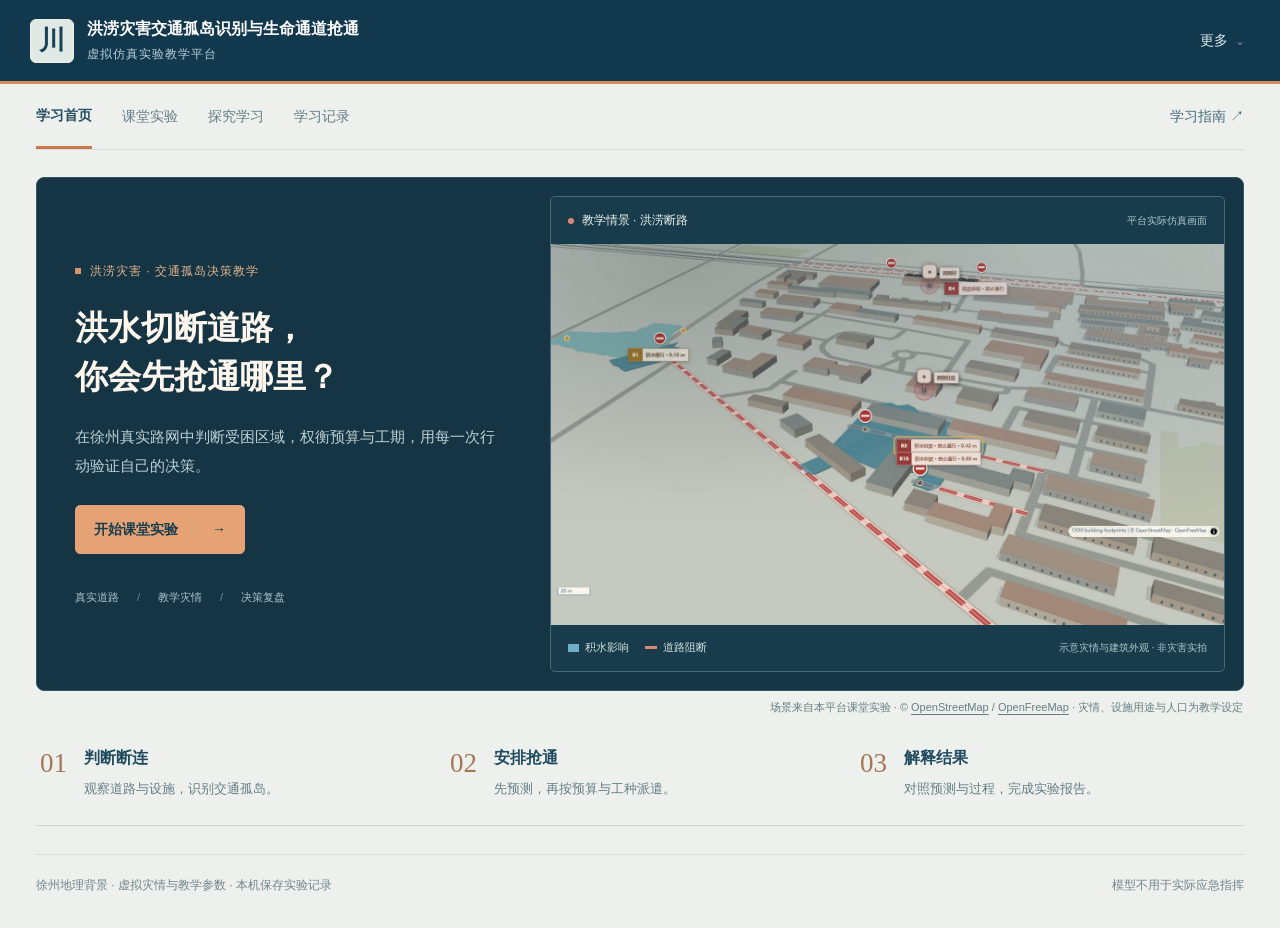
<file: index.html>
<!doctype html>
<html lang="zh-CN"><head><meta charset="UTF-8"><meta name="viewport" content="width=device-width,initial-scale=1"><meta name="description" content="洪涝灾害交通孤岛识别与生命通道抢通虚拟仿真实验教学平台"><title>洪涝灾害交通孤岛识别与生命通道抢通虚拟仿真实验教学平台</title><link rel="icon" href="data:image/svg+xml,%3Csvg xmlns='http://www.w3.org/2000/svg' viewBox='0 0 32 32'%3E%3Crect width='32' height='32' rx='8' fill='%230b2030'/%3E%3Cpath d='M6 23L14 8h5l7 15M10 18h13' fill='none' stroke='%2343dfbf' stroke-width='3'/%3E%3C/svg%3E"><link rel="stylesheet" href="style.css?v=59"><link rel="stylesheet" href="assessment.css?v=59"><link rel="stylesheet" href="login.css?v=59"><link rel="stylesheet" href="login-polish.css?v=59"><link rel="stylesheet" href="maplibre-gl.css?v=59"><link rel="stylesheet" href="geo-scene.css?v=59"><link rel="stylesheet" href="map-tools.css?v=59"><link rel="stylesheet" href="command-ui.css?v=59"><link rel="stylesheet" href="workspace.css?v=59"><link rel="stylesheet" href="tutorial.css?v=59"><link rel="stylesheet" href="home.css?v=59"></head>
<body><header><button class="header-nav-toggle" data-action="nav-focus" aria-label="收起课程目录" title="收起课程目录"><svg viewBox="0 0 24 24" width="20" height="20" fill="none" stroke="currentColor" stroke-width="1.7"><path d="M4 5h16v14H4zM10 5v14"/></svg></button><a class="brand" href="#home"><span class="brandmark">川</span><span class="project-name">洪涝灾害交通孤岛识别与生命通道抢通<span>虚拟仿真实验教学平台</span></span></a><div class="header-actions"><span class="tag">教学模拟</span><button data-action="help">学习指南</button><button data-action="save">保存实验</button></div></header>
<div class="shell"><nav aria-label="实验模块" id="nav"></nav><main><div class="topline"><div><div class="eyebrow" id="breadcrumb">实验工作台 / 灾情感知</div><h1 id="page-title">灾情总览</h1></div><div class="experiment-controls"><label>实验情景<select id="scenario" aria-label="实验情景"></select></label><button data-action="reset" class="subtle">重新实验</button></div></div><section id="metrics" class="metrics" aria-label="实时指标"></section><div id="content"></div><footer>徐州地理背景 · 虚拟灾情与教学参数 · 本机保存实验记录 <span>模型不用于实际应急指挥</span></footer></main></div>
<div id="toast" role="status" aria-live="polite"></div><dialog id="dialog"><div id="dialog-content"></div><button data-action="close-dialog" class="dialog-close" aria-label="关闭">×</button></dialog><input type="file" id="import-file" accept="application/json,.json" hidden><script src="engine.js?v=59"></script><script src="assessment.js?v=59"></script><script src="assessment-ui.js?v=59"></script><script src="maplibre-gl.js?v=59"></script><script src="xuzhou-scene-data.js?v=59"></script><script src="geo-scene.js?v=59"></script><script src="road-routing.js?v=59"></script><script src="command-engine.js?v=59"></script><script src="command-ui.js?v=59"></script><script src="app.js?v=59"></script><script src="login.js?v=59"></script><script src="tutorial.js?v=59"></script></body></html>
</file>
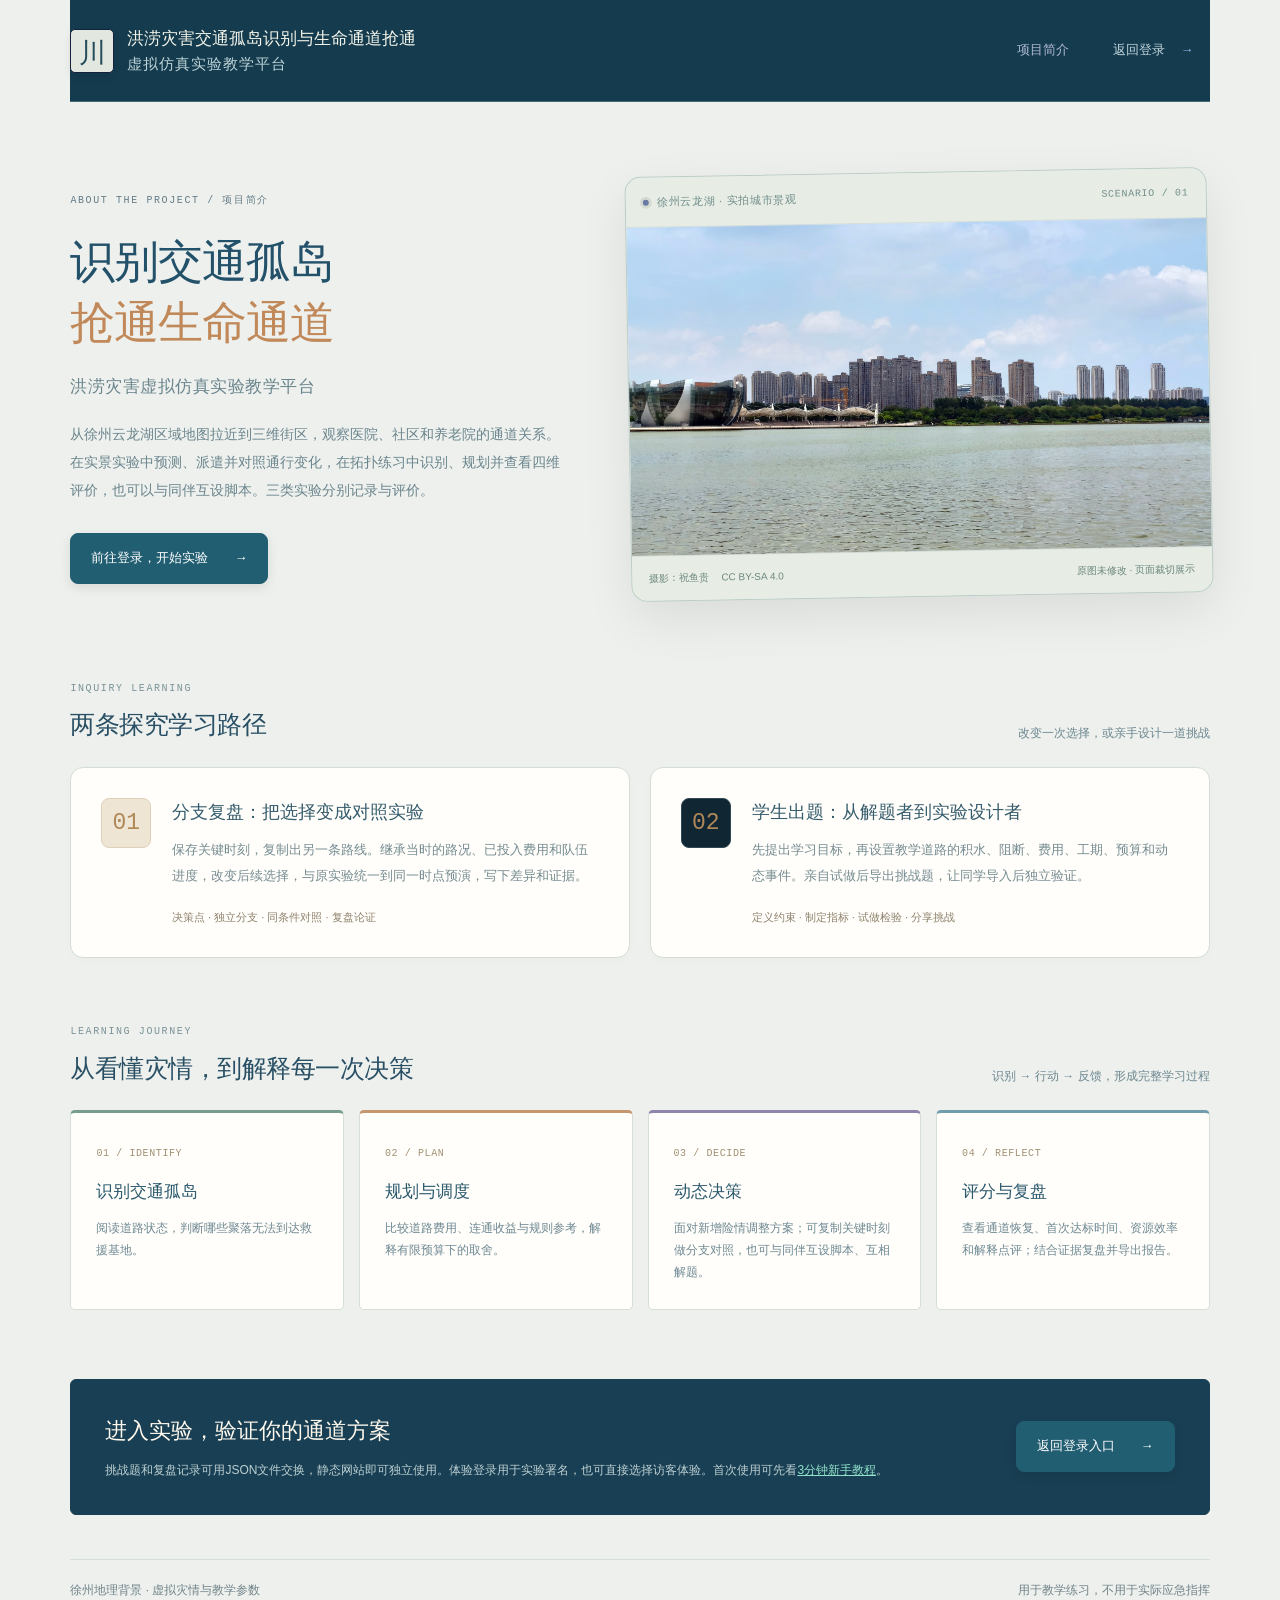
<file: intro.html>
<!doctype html>
<html lang="zh-CN">
<head>
  <meta charset="UTF-8">
  <meta name="viewport" content="width=device-width,initial-scale=1">
  <meta name="description" content="了解洪涝灾害交通孤岛识别与生命通道抢通虚拟仿真实验教学平台的徐州三维地理场景、协同演练、决策考核与学习流程。">
  <title>项目简介 · 洪涝灾害交通孤岛识别与生命通道抢通虚拟仿真实验教学平台</title>
  <link rel="icon" href="data:image/svg+xml,%3Csvg xmlns='http://www.w3.org/2000/svg' viewBox='0 0 32 32'%3E%3Crect width='32' height='32' rx='8' fill='%230b2030'/%3E%3Cpath d='M6 23L14 8h5l7 15M10 18h13' fill='none' stroke='%2343dfbf' stroke-width='3'/%3E%3C/svg%3E">
  <link rel="stylesheet" href="intro.css?v=59"><link rel="stylesheet" href="home.css?v=59">
</head>
<body>
  <header class="intro-header">
    <a class="intro-brand" href="index.html" aria-label="返回洪涝灾害交通孤岛识别与生命通道抢通虚拟仿真实验教学平台登录页"><span class="intro-mark" aria-hidden="true">川</span><span class="project-name">洪涝灾害交通孤岛识别与生命通道抢通<span>虚拟仿真实验教学平台</span></span></a>
    <nav aria-label="简介页导航"><span aria-current="page">项目简介</span><a href="index.html">返回登录 <span aria-hidden="true">→</span></a></nav>
  </header>
  <main>
    <section class="intro-hero" aria-labelledby="intro-title">
      <div class="intro-copy"><span class="eyebrow">ABOUT THE PROJECT / 项目简介</span><h1 id="intro-title">识别交通孤岛<br><em>抢通生命通道</em></h1><p class="intro-subtitle">洪涝灾害虚拟仿真实验教学平台</p><p class="intro-description">从徐州云龙湖区域地图拉近到三维街区，观察医院、社区和养老院的通道关系。在实景实验中预测、派遣并对照通行变化，在拓扑练习中识别、规划并查看四维评价，也可以与同伴互设脚本。三类实验分别记录与评价。</p><a class="primary-link" href="index.html">前往登录，开始实验 <span aria-hidden="true">→</span></a></div>
      <figure class="intro-preview"><div class="preview-heading"><span><i></i>徐州云龙湖 · 实拍城市景观</span><span>SCENARIO / 01</span></div><img src="xuzhou-3d-preview.jpg?v=59" alt="徐州云龙湖实拍，音乐厅、湖岸建筑与城市天际线" width="1280" height="720"><figcaption><span>摄影：<a href="https://commons.wikimedia.org/wiki/File:20260722_Yunlong_Lake_Xuzhou_05.jpg" target="_blank" rel="noopener">祝鱼贵</a></span><span><a href="https://creativecommons.org/licenses/by-sa/4.0/" target="_blank" rel="noopener">CC BY-SA 4.0</a></span><span>原图未修改 · 页面裁切展示</span></figcaption></figure>
    </section>
    <section class="intro-modes" aria-labelledby="modes-title">
      <div class="section-heading"><div><span class="eyebrow">INQUIRY LEARNING</span><h2 id="modes-title">两条探究学习路径</h2></div><p>改变一次选择，或亲手设计一道挑战</p></div>
      <div class="mode-grid"><article><span class="mode-number">01</span><div><h3>分支复盘：把选择变成对照实验</h3><p>保存关键时刻，复制出另一条路线。继承当时的路况、已投入费用和队伍进度，改变后续选择，与原实验统一到同一时点预演，写下差异和证据。</p><span class="mode-detail">决策点 · 独立分支 · 同条件对照 · 复盘论证</span></div></article><article><span class="mode-number">02</span><div><h3>学生出题：从解题者到实验设计者</h3><p>先提出学习目标，再设置教学道路的积水、阻断、费用、工期、预算和动态事件。亲自试做后导出挑战题，让同学导入后独立验证。</p><span class="mode-detail">定义约束 · 制定指标 · 试做检验 · 分享挑战</span></div></article></div>
    </section>
    <section class="intro-journey" aria-labelledby="journey-title">
      <div class="section-heading"><div><span class="eyebrow">LEARNING JOURNEY</span><h2 id="journey-title">从看懂灾情，到解释每一次决策</h2></div><p>识别 → 行动 → 反馈，形成完整学习过程</p></div>
      <ol class="journey-grid"><li><b>01 / IDENTIFY</b><h3>识别交通孤岛</h3><p>阅读道路状态，判断哪些聚落无法到达救援基地。</p></li><li><b>02 / PLAN</b><h3>规划与调度</h3><p>比较道路费用、连通收益与规则参考，解释有限预算下的取舍。</p></li><li><b>03 / DECIDE</b><h3>动态决策</h3><p>面对新增险情调整方案；可复制关键时刻做分支对照，也可与同伴互设脚本、互相解题。</p></li><li><b>04 / REFLECT</b><h3>评分与复盘</h3><p>查看通道恢复、首次达标时间、资源效率和解释点评；结合证据复盘并导出报告。</p></li></ol>
    </section>
    <section class="intro-cta" aria-label="开始使用"><div><h2>进入实验，验证你的通道方案</h2><p>挑战题和复盘记录可用JSON文件交换，静态网站即可独立使用。体验登录用于实验署名，也可直接选择访客体验。首次使用可先看<a href="tutorial.html" style="color:#91e2c9;text-decoration:underline">3分钟新手教程</a>。</p></div><a class="primary-link" href="index.html">返回登录入口 <span aria-hidden="true">→</span></a></section>
  </main>
  <footer><span>徐州地理背景 · 虚拟灾情与教学参数</span><span>用于教学练习，不用于实际应急指挥</span></footer>
</body>
</html>
</file>
<file: style.css>
/* Ocean classroom theme v4.6. */
:root{color-scheme:dark;--bg:#356aab;--panel:#356aab;--panel2:#356aab;--line:#356aab;--text:#a2bfe2;--muted:#b7c3cd;--accent:#9aeae1;--blue:#a2bfe2;--red:#dea6a9;--amber:#eac79a}*{box-sizing:border-box}body{margin:0;background:var(--bg);color:var(--text);font:16px/1.6 'Microsoft YaHei','PingFang SC',system-ui,sans-serif}button,input,select,textarea{font:inherit}button,select,input,textarea{border:1px solid var(--line);background:#102633;color:var(--text);border-radius:7px}button{cursor:pointer;padding:8px 14px;transition:background .15s,border-color .15s}button:hover{background:#102633;border-color:#304957}button:disabled{cursor:not-allowed;opacity:.45}button.primary{background:var(--accent);border-color:var(--accent);color:#9aeae1;font-weight:700}button.danger{color:var(--red)}button.subtle{background:transparent}button.small{padding:4px 9px;font-size:14px}input,select{padding:8px 10px;max-width:100%}input[type=checkbox]{accent-color:var(--accent);width:18px;height:18px}input[type=range]{padding:0;width:100%;accent-color:var(--accent)}textarea{padding:12px;width:100%;min-height:110px;resize:vertical}a{color:inherit;text-decoration:none}:focus-visible{outline:2px solid var(--accent);outline-offset:4px}header{min-height:88px;padding:16px 26px;display:flex;align-items:center;gap:32px;border-bottom:1px solid var(--line);background:#102633}.brand{display:flex;gap:12px;align-items:center;font-size:20px;font-weight:700;white-space:nowrap}.brandmark{display:grid;place-items:center;background:#102633;color:var(--accent);font-size:26px;width:44px;height:44px;border-radius:12px}.brand small{display:block;font-size:10px;letter-spacing:1.6px;color:var(--muted);font-weight:400}.platform-name{font-size:14px;border-left:1px solid var(--line);padding-left:28px}.platform-name span{color:var(--muted);font-size:13px}.header-actions{margin-left:auto;display:flex;align-items:center;gap:10px}.tag{font-size:12px;padding:4px 9px;background:#102633;color:var(--accent);border-radius:4px;white-space:nowrap}.shell{display:grid;grid-template-columns:192px minmax(0,1fr);min-height:calc(100vh - 89px)}nav{padding:24px 12px;background:#102633;border-right:1px solid var(--line)}.nav-caption{font-size:12px;letter-spacing:2px;color:#b7c3cd;margin:0 14px 15px}nav button{display:flex;width:100%;text-align:left;align-items:center;gap:12px;margin-bottom:9px;background:transparent;border:1px solid transparent;padding:12px;font-size:14px}nav button.active{background:#102633;color:var(--accent);border-color:#304957}nav .num{font-size:12px;opacity:.65}nav .nav-bottom{margin-top:30px;border-top:1px solid var(--line);padding-top:22px}main{min-width:0;padding:26px 30px 12px}.topline{display:flex;align-items:center;justify-content:space-between;gap:20px;margin-bottom:22px}.eyebrow{color:var(--muted);font-size:12px;letter-spacing:1px}h1{font-size:26px;margin:4px 0 0;letter-spacing:1px}h2{font-size:18px;margin:0}h3{font-size:16px;margin:0 0 12px}p{margin:8px 0 16px}.experiment-controls{display:flex;align-items:end;gap:12px}.experiment-controls label{display:grid;gap:4px;color:var(--muted);font-size:12px}.experiment-controls select{font-size:14px;min-width:210px}.metrics{display:grid;grid-template-columns:repeat(4,1fr);gap:14px;margin-bottom:22px}.metric{padding:17px 20px;background:var(--panel);border:1px solid var(--line);border-radius:9px}.metric .label{font-size:13px;color:var(--muted)}.metric strong{display:block;font-size:29px;font-weight:600;letter-spacing:1px;margin-top:5px}.metric small{font-size:12px;margin-left:7px;font-weight:400;color:var(--muted)}.metric .sub{font-size:12px;color:var(--muted)}.red{color:var(--red)}.green{color:var(--accent)}.amber{color:var(--amber)}.blue{color:var(--blue)}.workspace{display:grid;grid-template-columns:minmax(0,1fr) 300px;gap:18px}.panel{border:1px solid var(--line);border-radius:9px;background:var(--panel);overflow:hidden}.panel-head{padding:16px 19px;display:flex;align-items:center;justify-content:space-between;gap:10px;border-bottom:1px solid var(--line)}.panel-head small{color:var(--muted);font-size:12px}.panel-body{padding:19px}.map-panel{position:relative;min-height:445px;background:#102633}.map-header{position:absolute;top:16px;left:18px;z-index:1;pointer-events:none}.map-header strong{font-size:14px}.map-header small{display:block;color:var(--muted);font-size:12px}.map-actions{position:absolute;right:12px;top:13px;display:flex;gap:5px;z-index:1}.map-actions button{padding:4px 10px}.map{width:100%;height:445px;display:block}.map text{font-family:inherit;pointer-events:none}.map .edge{cursor:pointer}.map .edge:hover .road{stroke-width:8}.map .node{cursor:pointer}.map .node:hover circle{stroke:#abc5d8;stroke-width:3}.map-caption{position:absolute;bottom:10px;left:16px;font-size:12px;color:#b7c3cd}.legend{display:flex;flex-wrap:wrap;gap:17px;padding:12px 18px;font-size:12px;color:var(--muted);border-top:1px solid var(--line)}.legend i{display:inline-block;width:17px;height:3px;vertical-align:middle;margin-right:6px;background:var(--accent)}.legend .blocked{background:var(--red)}.legend .limited{background:var(--amber)}.legend .repair{background:var(--blue)}.stack{display:grid;gap:16px;align-content:start}.stat-row{display:flex;justify-content:space-between;align-items:center;padding:10px 0;border-bottom:1px solid #304957;font-size:14px;gap:12px}.stat-row:last-child{border:0}.stat-row span:first-child{color:var(--muted)}.notice{padding:12px 14px;background:#102633;border-left:3px solid var(--amber);font-size:14px;color:#eac79a;border-radius:3px}.hint{color:var(--muted);font-size:14px}.muted{color:var(--muted)}.actions{display:flex;gap:9px;flex-wrap:wrap;align-items:center;margin-top:16px}.actions:first-child{margin-top:0}.two-col{display:grid;grid-template-columns:1fr 1fr;gap:18px}.three-col{display:grid;grid-template-columns:repeat(3,1fr);gap:16px}.spaced{margin-top:18px}.table-wrap{overflow:auto}table{border-collapse:collapse;width:100%;font-size:14px}th,td{padding:12px 14px;text-align:left;border-bottom:1px solid var(--line);white-space:nowrap}th{font-size:12px;color:var(--muted);font-weight:400;background:#102633}tr:last-child td{border:0}td input{width:80px}td select{max-width:140px}.badge{display:inline-flex;font-size:12px;gap:5px;padding:2px 8px;border-radius:4px;background:#102633}.badge.blocked{color:var(--red);background:#102633}.badge.open{color:var(--accent);background:#102633}.badge.limited{color:var(--amber);background:#102633}.badge.repair{color:var(--blue);background:#102633}.select-card{display:flex;align-items:center;gap:12px;padding:14px;border:1px solid var(--line);border-radius:7px;margin-bottom:10px;background:#102633}.select-card:has(input:checked){border-color:var(--accent);background:#102633}.select-card small{display:block;color:var(--muted);font-size:12px}.route-result{border:1px solid #304957;padding:16px;border-radius:7px;background:#102633;margin-top:18px}.form-grid{display:grid;grid-template-columns:1fr 1fr;gap:16px}.field{display:grid;gap:7px;font-size:14px}.field span{color:var(--muted)}.field.full{grid-column:1/-1}.form-grid input{width:100%}.order-list{list-style:none;padding:0;margin:0}.order-list li{display:flex;align-items:center;gap:12px;padding:13px 0;border-bottom:1px solid var(--line)}.order-list .order{color:var(--accent);font-size:20px;width:28px}.order-list .grow{flex:1}.grow small{display:block;color:var(--muted);font-size:12px}.log{max-height:280px;overflow:auto}.log-item{border-left:2px solid #304957;padding:3px 12px 15px;font-size:14px}.log-item time{display:block;font-size:12px;color:var(--accent)}progress{width:100%;height:7px;accent-color:var(--accent)}.crew{padding:14px;background:#102633;border-radius:7px;margin-bottom:12px}.crew-top{display:flex;justify-content:space-between;gap:10px;font-size:14px;margin-bottom:6px}.crew small{font-size:12px;color:var(--muted)}.simulation-toolbar{display:flex;gap:10px;align-items:center;flex-wrap:wrap;padding:16px;background:#102633;border-bottom:1px solid var(--line)}.clock{font:600 24px/1.3 Consolas,monospace;color:var(--accent);margin-right:auto}.clock small{font:12px 'Microsoft YaHei';color:var(--muted);display:block}.chart{width:100%;height:160px}.score{font-size:64px;font-weight:600;color:var(--accent);line-height:1.2}.score small{font-size:18px;color:var(--muted)}.score-card{text-align:center;padding:30px 20px;background:radial-gradient(ellipse at top,#102633,#102633 80%)}.score-bars>div{margin:15px 0}.score-bars .row{display:flex;justify-content:space-between;font-size:14px;margin-bottom:6px}.quiz-option{display:block;padding:9px 0;font-size:14px}.quiz-option input{margin-right:10px}.empty{padding:35px 18px;text-align:center;color:var(--muted)}footer{display:flex;justify-content:space-between;gap:12px;color:#b7c3cd;font-size:12px;padding:22px 0 5px}#toast{position:fixed;bottom:30px;left:50%;transform:translateX(-50%);background:#102633;color:#9aeae1;border-radius:8px;padding:12px 20px;box-shadow:0 12px 40px #00000012;z-index:10;display:none;max-width:90vw}dialog{max-width:760px;width:calc(100% - 36px);max-height:85vh;border:1px solid #304957;border-radius:12px;background:#102633;color:var(--text);padding:30px;box-shadow:0 30px 100px #00000012}dialog::backdrop{background:#102633b8;backdrop-filter:blur(4px)}.dialog-close{position:absolute;top:10px;right:12px;border:0;background:transparent;font-size:24px;padding:0 8px}dialog h2{padding-right:25px;margin-bottom:16px}dialog li{margin-bottom:8px}.scenario-card{padding:20px;cursor:pointer}.scenario-card.selected{border-color:var(--accent);background:#102633}.scenario-card .level{font-size:12px;color:var(--accent);margin-bottom:8px}.scenario-card h3{margin-bottom:8px}.scenario-card p{font-size:14px;color:var(--muted)}.task-check{display:flex;gap:12px;align-items:flex-start;padding:12px 0;font-size:14px;border-bottom:1px solid var(--line)}.task-check b{display:grid;place-items:center;flex-shrink:0;width:24px;height:24px;border-radius:50%;background:#102633;color:var(--accent);font-size:12px}.task-check small{display:block;color:var(--muted)}.inline-label{display:flex;gap:8px;align-items:center;font-size:14px}.section-intro{margin:0 0 18px;color:var(--muted);font-size:14px}.view-tabs{display:flex;gap:6px;margin-bottom:18px}.view-tabs button.active{color:var(--accent);border-color:var(--accent)}@media(min-width:1600px){main{padding:30px 40px}.map{height:540px}.workspace{grid-template-columns:minmax(0,1fr) 330px}}@media(max-width:1150px){.shell{grid-template-columns:150px minmax(0,1fr)}main{padding:20px}.workspace{grid-template-columns:minmax(0,1fr)}.stack{grid-template-columns:1fr 1fr}.platform-name{display:none}.metric{padding:13px}.metric strong{font-size:25px}.three-col{grid-template-columns:1fr}.header-actions .tag{display:none}}@media(max-width:760px){header{padding:12px;gap:10px;flex-wrap:wrap}.brand{font-size:18px}.header-actions{gap:6px}.header-actions button{font-size:12px;padding:7px}.shell{display:block}nav{display:flex;overflow:auto;padding:10px;gap:6px;border-right:0;border-bottom:1px solid var(--line)}nav button{width:auto;margin:0;white-space:nowrap;padding:8px;font-size:12px}nav .num,.nav-caption,.nav-bottom{display:none!important}main{padding:16px 12px}.topline{align-items:start;flex-direction:column;gap:12px}h1{font-size:23px}.experiment-controls{width:100%}.experiment-controls label{flex:1}.experiment-controls select{min-width:0;width:100%}.metrics{grid-template-columns:1fr 1fr;gap:9px}.metric{padding:12px}.metric strong{font-size:24px}.stack,.two-col,.form-grid{grid-template-columns:1fr}.map{height:340px}.map-panel{min-height:340px}.panel-head{padding:13px}.panel-body{padding:14px}.map-header{top:12px;left:12px}.map-actions{top:10px;right:8px}.map-actions button{font-size:12px;padding:3px 7px}footer{flex-direction:column;font-size:12px}.clock{width:100%}.form-grid .full{grid-column:auto}.score{font-size:50px}}@media print{header,nav,.topline,.metrics,footer,button{display:none!important}body,main,.panel{background:#102633;color:#dce8ee}.shell{display:block}.two-col,.workspace{display:block}.panel{border:1px solid #304957;margin-bottom:15px}main{padding:0}.hint,.muted{color:#b7c3cd}}
</file>
<file: assessment.css>
/* Ocean classroom theme v4.6. */
.assessment-banner{display:flex;justify-content:space-between;align-items:center;gap:15px;margin-bottom:18px;padding:20px;border:1px solid #304957;border-radius:9px;background:#102633}.decision-options{display:grid;gap:13px;margin-top:22px}.decision-option{text-align:left;padding:18px;background:#102633;white-space:normal}.decision-option b{display:flex;gap:12px;align-items:center;font-size:16px}.decision-option b span{display:grid;place-items:center;width:28px;height:28px;background:#102633;color:var(--accent);border-radius:5px;flex-shrink:0}.decision-option p{margin:8px 0;font-size:14px;color:var(--muted)}.decision-option small{font-size:12px;color:var(--amber)}.decision-option:hover{border-color:var(--accent)}.assessment-review{border-bottom:1px solid var(--line);padding:15px 0}.wrap-cell{white-space:normal;min-width:200px}.exam-ribbon{display:flex;justify-content:space-between;align-items:center;gap:10px;padding:10px 15px;border:1px solid #304957;background:#102633;color:#9aeae1;font-size:14px;border-radius:7px;margin-bottom:18px}.score-bars .hint{font-size:14px;margin-top:8px}@media(max-width:760px){.assessment-banner,.exam-ribbon{align-items:flex-start;flex-direction:column}.decision-option{padding:14px}.assessment-banner h2{font-size:18px}}
</file>
<file: login.css>
/* Optional experiment signature. Course pages remain the default entry point. */
body .welcome{display:none}
body.welcome-open .welcome{display:flex}
body.welcome-open>header,body.welcome-open>.shell{display:none!important}
body.welcome-open{background:#eaf0f0}
body .welcome{min-height:100vh;min-height:100svh;flex-direction:column;padding:0 clamp(20px,4vw,72px);background:#eaf0f0;color:#264552}
body .welcome a{text-decoration:none}
body .welcome .welcome-top{width:100%;max-width:1400px;margin:0 auto;padding:23px 0;display:flex;align-items:center;justify-content:space-between;gap:28px;border:0;border-bottom:1px solid #cbd8d9}
body .welcome .welcome-brand{display:flex;align-items:center;gap:13px;min-width:0}
body .welcome .welcome-brandmark{width:44px;height:48px;flex:0 0 44px;display:grid;place-items:center;border:0;border-radius:4px;background:#224f61;color:#f6f8f4;box-shadow:none;font-size:28px;font-weight:700}
body .welcome .welcome-brandtext{font-size:18px;font-weight:600;line-height:1.5;letter-spacing:.2px;color:#213e4d}
body .welcome .welcome-brandtext>span{display:block;font-size:12px;font-weight:400;letter-spacing:1.5px;color:#6b828b;margin-top:3px}
body .welcome .welcome-intro-link{font-size:13px;color:#365a69;border:1px solid #b9cbd0;border-radius:4px;padding:9px 14px;white-space:nowrap;background:transparent}
body .welcome .welcome-intro-link>span{margin-left:18px;color:#67828d}
body .welcome .welcome-layout{flex:1;display:grid;grid-template-columns:minmax(0,1.42fr) minmax(350px,.9fr);gap:0;width:100%;max-width:1400px;min-height:0;margin:38px auto;align-items:stretch;padding:0;background:#fff;border:1px solid #cad7d8;border-radius:8px;overflow:hidden;box-shadow:0 10px 30px #294f5c0b}
body .welcome .welcome-course{position:relative;min-height:560px;isolation:isolate;overflow:hidden;background:#244c60}
body .welcome .welcome-scene{position:absolute;inset:0;width:100%;height:100%;max-width:none;border:0;border-radius:0;aspect-ratio:auto;z-index:-2}
body .welcome .welcome-scene img{display:block;width:100%;height:100%;object-fit:cover;object-position:54% 60%;filter:none}
body .welcome .welcome-course:before{content:"";position:absolute;inset:0;z-index:-1;background:linear-gradient(180deg,#123c51d9 0%,#123c5161 40%,#123c5100 70%,#123c518c 100%)}
body .welcome .welcome-course-copy{position:relative;padding:48px 45px 140px;max-width:670px}
body .welcome .welcome-course-label{display:inline-flex;align-items:center;gap:10px;font-size:12px;color:#e9e8d3;letter-spacing:2px}
body .welcome .welcome-course-label:before{content:"";width:22px;height:2px;background:#d5b57c}
body .welcome .welcome-course h2{font-size:clamp(34px,2.7vw,46px);line-height:1.55;letter-spacing:1px;font-weight:500;color:#fff;margin:24px 0 18px}
body .welcome .welcome-course-copy>p{max-width:420px;font-size:14px;line-height:1.9;color:#e0ebed;margin:0}
body .welcome .welcome-scene-caption{position:absolute;left:44px;right:34px;bottom:29px;display:flex;align-items:center;gap:12px;color:#fff;text-shadow:0 1px 7px #163d4e6b}
body .welcome .welcome-location-pin{display:grid;place-items:center;width:36px;height:36px;border:1px solid #e1ebe980;border-radius:50%;font-size:26px;font-weight:400}
body .welcome .welcome-scene-caption b{display:block;font-size:15px;font-weight:500;letter-spacing:1px}
body .welcome .welcome-scene-caption small{display:block;font-size:10px;color:#d9e8e8;letter-spacing:1px;margin-top:3px}
body .welcome .login-card{display:flex;flex-direction:column;justify-content:center;align-self:stretch;justify-self:stretch;width:100%;max-width:none;background:#fff;border:0;border-radius:0;box-shadow:none;padding:44px clamp(28px,3vw,52px);color:#2d4e5b}
body .welcome .entry-label{display:flex;justify-content:space-between;gap:15px;margin:0 0 27px;color:#6a8289;font-size:10px;line-height:1.6;letter-spacing:1.7px}
body .welcome .entry-label>span:last-child{font-size:12px;color:#627b82;letter-spacing:.7px}
body .welcome .login-card h1{font-size:28px;line-height:1.5;font-weight:600;letter-spacing:.3px;color:#234b5c;margin:0 0 12px}
body .welcome .login-description{font-size:13px;line-height:1.9;color:#73868d;margin:0 0 25px;max-width:340px}
body .welcome .login-card label{display:flex;align-items:center;gap:9px;font-size:13px;margin:0 0 10px;font-weight:500;color:#4d6975}
body .welcome .login-card label>span{font-size:11px;font-weight:400;color:#8a9b9f;border:1px solid #dce5e4;padding:0 5px;border-radius:3px;line-height:1.7}
body .welcome .login-card input{width:100%;min-height:47px;padding:11px 13px;border:1px solid #c6d5d8;border-radius:4px;background:#fff;color:#294d5d;box-shadow:none;font:inherit;font-size:14px}
body .welcome .login-card input::placeholder{color:#9caeb3;font-size:12px}
body .welcome .login-card button{display:flex;align-items:center;justify-content:center;width:100%;min-height:46px;padding:10px 16px;margin:17px 0 0;border-radius:4px;font:inherit;font-size:14px;cursor:pointer}
body .welcome .login-card button.primary{position:relative;background:#245b6e;color:#fff;border:1px solid #245b6e;box-shadow:none;font-weight:500}
body .welcome .login-card button.primary>span{position:absolute;right:17px;font-size:19px}
body .welcome .login-card .guest-entry{gap:12px;min-height:33px;padding:4px 10px;margin-top:8px;border:1px solid transparent;background:transparent;color:#647e87;font-size:12px}
body .welcome .login-note{font-size:11px;line-height:1.9;color:#89999d;margin:18px 0 26px}
body .welcome .login-about{display:flex;align-items:center;gap:12px;float:none;width:100%;padding:18px 0 0;border:0;border-top:1px solid #e0e8e8;color:#4c6b77;background:transparent;font-size:12px}
body .welcome .entry-tutorial-icon{display:grid;place-items:center;flex:0 0 32px;height:32px;border:1px solid #cbdcdd;border-radius:4px;background:#eef4f2;color:#447a7c;font-size:10px}
body .welcome .login-about b{display:block;font-size:12px;font-weight:500;color:#4a6875}
body .welcome .login-about small{display:block;font-size:10px;color:#8a9b9e;margin-top:3px}
body .welcome .login-about>span:last-child{margin-left:auto;color:#65838d;font-size:16px}
body .welcome .welcome-bottom{display:flex;justify-content:space-between;gap:20px;width:100%;max-width:1400px;margin:0 auto;padding:0 0 23px;border:0;color:#7b9097;font-size:10px;line-height:1.8}
body .welcome .welcome-bottom>span:first-child{white-space:nowrap;letter-spacing:1px}
body .welcome .welcome-bottom a{color:#6b8792;text-decoration:underline;text-underline-offset:3px}
.header-actions .project-intro-link{display:inline-flex;align-items:center;justify-content:center;border:1px solid var(--border,#c8d4d7);border-radius:5px;padding:8px 12px;color:inherit;font-size:13px;text-decoration:none;white-space:nowrap}
body .welcome [hidden]{display:none!important}
@media(min-width:1600px){body .welcome .welcome-layout{flex:1;margin:38px auto;min-height:620px;max-height:760px}body .welcome .welcome-bottom{margin-top:auto}body .welcome .welcome-course-copy{padding-top:59px}body .welcome .login-card{padding-left:56px;padding-right:56px}}
@media(max-width:1000px){body .welcome .welcome-top{padding:20px 0}body .welcome .welcome-layout{grid-template-columns:minmax(0,1fr) minmax(330px,.95fr);margin:28px auto}body .welcome .welcome-course-copy{padding:36px 28px 120px}body .welcome .welcome-course h2{font-size:32px}body .welcome .welcome-course{min-height:540px}body .welcome .welcome-scene-caption{left:28px}body .welcome .login-card{padding:32px 27px}body .welcome .login-card h1{font-size:25px}}
@media(max-width:700px){body .welcome{padding:0 18px}body .welcome .welcome-top{gap:12px;padding:17px 0}body .welcome .welcome-brand{gap:9px}body .welcome .welcome-brandmark{width:33px;height:38px;flex-basis:33px;font-size:23px}body .welcome .welcome-brandtext{font-size:12px;line-height:1.6;letter-spacing:0}body .welcome .welcome-brandtext>span{font-size:10px;letter-spacing:.4px;margin-top:1px}body .welcome .welcome-intro-link{font-size:11px;padding:7px 9px}body .welcome .welcome-intro-link>span{display:none}body .welcome .welcome-layout{display:flex;flex-direction:column;flex:none;margin:21px auto 24px;overflow:hidden;border-radius:6px}body .welcome .welcome-course{min-height:285px}body .welcome .welcome-course-copy{padding:26px 25px 85px;max-width:none}body .welcome .welcome-course-label{font-size:9px;letter-spacing:1.3px}body .welcome .welcome-course h2{font-size:28px;line-height:1.5;margin:15px 0 11px}body .welcome .welcome-course-copy>p{font-size:11px;line-height:1.9;max-width:290px}body .welcome .welcome-scene-caption{left:25px;bottom:19px;gap:9px}body .welcome .welcome-location-pin{width:27px;height:27px;font-size:21px}body .welcome .welcome-scene-caption b{font-size:11px}body .welcome .welcome-scene-caption small{font-size:8px}body .welcome .login-card{padding:28px 25px}body .welcome .entry-label{margin-bottom:17px}body .welcome .login-card h1{font-size:24px}body .welcome .login-description{font-size:12px;margin-bottom:20px}body .welcome .login-note{margin:14px 0 22px}body .welcome .welcome-bottom{flex-direction:column;gap:7px;padding-bottom:20px;font-size:9px}body .welcome .welcome-bottom>span:first-child{font-size:10px}body .welcome .welcome-scene img{object-position:54% 62%}}
</file>
<file: login-polish.css>
/* Interaction states for the optional signature page. */
body .welcome a:focus-visible,body .welcome .login-card button:focus-visible,body .welcome .login-card input:focus-visible{outline:3px solid #ca9b63;outline-offset:4px}
body .welcome .welcome-intro-link:hover{border-color:#5e8491;color:#214f63;background:#e2ecec}
body .welcome .login-card input:focus{border-color:#548a98;box-shadow:0 0 0 3px #548a9817}
body .welcome .login-card button.primary:hover{background:#1b4759;border-color:#1b4759}
body .welcome .login-card .guest-entry:hover{background:#f0f5f4;color:#2f6578;border-color:#d5e3e1}
body .welcome .login-about:hover b{color:#245d72;text-decoration:underline;text-underline-offset:3px}
body .welcome .login-about:hover .entry-tutorial-icon{background:#e4eeeb;border-color:#9ebdbc}
body .welcome .welcome-bottom a:hover{color:#315c71}
.header-actions .project-intro-link:hover{border-color:#8baab5;background:#edf3f2}
@media(prefers-reduced-motion:no-preference){body .welcome .login-card button,body .welcome .welcome-intro-link,body .welcome .entry-tutorial-icon{transition:background .15s,border-color .15s,color .15s}}
</file>
<file: maplibre-gl.css>
.maplibregl-map{font:12px/20px Helvetica Neue,Arial,Helvetica,sans-serif;overflow:hidden;position:relative;-webkit-tap-highlight-color:rgb(0 0 0/0)}.maplibregl-canvas{left:0;position:absolute;top:0}.maplibregl-map:fullscreen{height:100%;width:100%}.maplibregl-ctrl-group button.maplibregl-ctrl-compass{touch-action:none}.maplibregl-canvas-container.maplibregl-interactive,.maplibregl-ctrl-group button.maplibregl-ctrl-compass{cursor:grab;-webkit-user-select:none;-moz-user-select:none;user-select:none}.maplibregl-canvas-container.maplibregl-interactive.maplibregl-track-pointer{cursor:pointer}.maplibregl-canvas-container.maplibregl-interactive:active,.maplibregl-ctrl-group button.maplibregl-ctrl-compass:active{cursor:grabbing}.maplibregl-canvas-container.maplibregl-touch-zoom-rotate,.maplibregl-canvas-container.maplibregl-touch-zoom-rotate .maplibregl-canvas{touch-action:pan-x pan-y}.maplibregl-canvas-container.maplibregl-touch-drag-pan,.maplibregl-canvas-container.maplibregl-touch-drag-pan .maplibregl-canvas{touch-action:pinch-zoom}.maplibregl-canvas-container.maplibregl-touch-zoom-rotate.maplibregl-touch-drag-pan,.maplibregl-canvas-container.maplibregl-touch-zoom-rotate.maplibregl-touch-drag-pan .maplibregl-canvas{touch-action:none}.maplibregl-canvas-container.maplibregl-touch-drag-pan.maplibregl-cooperative-gestures,.maplibregl-canvas-container.maplibregl-touch-drag-pan.maplibregl-cooperative-gestures .maplibregl-canvas{touch-action:pan-x pan-y}.maplibregl-ctrl-bottom-left,.maplibregl-ctrl-bottom-right,.maplibregl-ctrl-top-left,.maplibregl-ctrl-top-right{pointer-events:none;position:absolute;z-index:2}.maplibregl-ctrl-top-left{left:0;top:0}.maplibregl-ctrl-top-right{right:0;top:0}.maplibregl-ctrl-bottom-left{bottom:0;left:0}.maplibregl-ctrl-bottom-right{bottom:0;right:0}.maplibregl-ctrl{clear:both;pointer-events:auto;transform:translate(0)}.maplibregl-ctrl-top-left .maplibregl-ctrl{float:left;margin:10px 0 0 10px}.maplibregl-ctrl-top-right .maplibregl-ctrl{float:right;margin:10px 10px 0 0}.maplibregl-ctrl-bottom-left .maplibregl-ctrl{float:left;margin:0 0 10px 10px}.maplibregl-ctrl-bottom-right .maplibregl-ctrl{float:right;margin:0 10px 10px 0}.maplibregl-ctrl-group{background:#fff;border-radius:4px}.maplibregl-ctrl-group:not(:empty){box-shadow:0 0 0 2px rgba(0,0,0,.1)}@media (forced-colors:active){.maplibregl-ctrl-group:not(:empty){box-shadow:0 0 0 2px ButtonText}}.maplibregl-ctrl-group button{background-color:transparent;border:0;box-sizing:border-box;cursor:pointer;display:block;height:29px;outline:none;padding:0;width:29px}.maplibregl-ctrl-group button+button{border-top:1px solid #ddd}.maplibregl-ctrl button .maplibregl-ctrl-icon{background-position:50%;background-repeat:no-repeat;display:block;height:100%;width:100%}@media (forced-colors:active){.maplibregl-ctrl-icon{background-color:transparent}.maplibregl-ctrl-group button+button{border-top:1px solid ButtonText}}.maplibregl-ctrl button::-moz-focus-inner{border:0;padding:0}.maplibregl-ctrl-attrib-button:focus,.maplibregl-ctrl-group button:focus{box-shadow:0 0 2px 2px #0096ff}.maplibregl-ctrl button:disabled{cursor:not-allowed}.maplibregl-ctrl button:disabled .maplibregl-ctrl-icon{opacity:.25}@media (hover:hover){.maplibregl-ctrl button:not(:disabled):hover{background-color:rgb(0 0 0/5%)}}.maplibregl-ctrl button:not(:disabled):active{background-color:rgb(0 0 0/5%)}.maplibregl-ctrl-group button:focus:focus-visible{box-shadow:0 0 2px 2px #0096ff}.maplibregl-ctrl-group button:focus:not(:focus-visible){box-shadow:none}.maplibregl-ctrl-group button:focus:first-child{border-radius:4px 4px 0 0}.maplibregl-ctrl-group button:focus:last-child{border-radius:0 0 4px 4px}.maplibregl-ctrl-group button:focus:only-child{border-radius:inherit}.maplibregl-ctrl button.maplibregl-ctrl-zoom-out .maplibregl-ctrl-icon{background-image:url("data:image/svg+xml;charset=utf-8,%3Csvg xmlns='http://www.w3.org/2000/svg' width='29' height='29' fill='%23333' viewBox='0 0 29 29'%3E%3Cpath d='M10 13c-.75 0-1.5.75-1.5 1.5S9.25 16 10 16h9c.75 0 1.5-.75 1.5-1.5S19.75 13 19 13z'/%3E%3C/svg%3E")}.maplibregl-ctrl button.maplibregl-ctrl-zoom-in .maplibregl-ctrl-icon{background-image:url("data:image/svg+xml;charset=utf-8,%3Csvg xmlns='http://www.w3.org/2000/svg' width='29' height='29' fill='%23333' viewBox='0 0 29 29'%3E%3Cpath d='M14.5 8.5c-.75 0-1.5.75-1.5 1.5v3h-3c-.75 0-1.5.75-1.5 1.5S9.25 16 10 16h3v3c0 .75.75 1.5 1.5 1.5S16 19.75 16 19v-3h3c.75 0 1.5-.75 1.5-1.5S19.75 13 19 13h-3v-3c0-.75-.75-1.5-1.5-1.5'/%3E%3C/svg%3E")}@media (forced-colors:active){.maplibregl-ctrl button.maplibregl-ctrl-zoom-out .maplibregl-ctrl-icon{background-image:url("data:image/svg+xml;charset=utf-8,%3Csvg xmlns='http://www.w3.org/2000/svg' width='29' height='29' fill='%23fff' viewBox='0 0 29 29'%3E%3Cpath d='M10 13c-.75 0-1.5.75-1.5 1.5S9.25 16 10 16h9c.75 0 1.5-.75 1.5-1.5S19.75 13 19 13z'/%3E%3C/svg%3E")}.maplibregl-ctrl button.maplibregl-ctrl-zoom-in .maplibregl-ctrl-icon{background-image:url("data:image/svg+xml;charset=utf-8,%3Csvg xmlns='http://www.w3.org/2000/svg' width='29' height='29' fill='%23fff' viewBox='0 0 29 29'%3E%3Cpath d='M14.5 8.5c-.75 0-1.5.75-1.5 1.5v3h-3c-.75 0-1.5.75-1.5 1.5S9.25 16 10 16h3v3c0 .75.75 1.5 1.5 1.5S16 19.75 16 19v-3h3c.75 0 1.5-.75 1.5-1.5S19.75 13 19 13h-3v-3c0-.75-.75-1.5-1.5-1.5'/%3E%3C/svg%3E")}}@media (forced-colors:active) and (prefers-color-scheme:light){.maplibregl-ctrl button.maplibregl-ctrl-zoom-out .maplibregl-ctrl-icon{background-image:url("data:image/svg+xml;charset=utf-8,%3Csvg xmlns='http://www.w3.org/2000/svg' width='29' height='29' viewBox='0 0 29 29'%3E%3Cpath d='M10 13c-.75 0-1.5.75-1.5 1.5S9.25 16 10 16h9c.75 0 1.5-.75 1.5-1.5S19.75 13 19 13z'/%3E%3C/svg%3E")}.maplibregl-ctrl button.maplibregl-ctrl-zoom-in .maplibregl-ctrl-icon{background-image:url("data:image/svg+xml;charset=utf-8,%3Csvg xmlns='http://www.w3.org/2000/svg' width='29' height='29' viewBox='0 0 29 29'%3E%3Cpath d='M14.5 8.5c-.75 0-1.5.75-1.5 1.5v3h-3c-.75 0-1.5.75-1.5 1.5S9.25 16 10 16h3v3c0 .75.75 1.5 1.5 1.5S16 19.75 16 19v-3h3c.75 0 1.5-.75 1.5-1.5S19.75 13 19 13h-3v-3c0-.75-.75-1.5-1.5-1.5'/%3E%3C/svg%3E")}}.maplibregl-ctrl button.maplibregl-ctrl-fullscreen .maplibregl-ctrl-icon{background-image:url("data:image/svg+xml;charset=utf-8,%3Csvg xmlns='http://www.w3.org/2000/svg' width='29' height='29' fill='%23333' viewBox='0 0 29 29'%3E%3Cpath d='M24 16v5.5c0 1.75-.75 2.5-2.5 2.5H16v-1l3-1.5-4-5.5 1-1 5.5 4 1.5-3zM6 16l1.5 3 5.5-4 1 1-4 5.5 3 1.5v1H7.5C5.75 24 5 23.25 5 21.5V16zm7-11v1l-3 1.5 4 5.5-1 1-5.5-4L6 13H5V7.5C5 5.75 5.75 5 7.5 5zm11 2.5c0-1.75-.75-2.5-2.5-2.5H16v1l3 1.5-4 5.5 1 1 5.5-4 1.5 3h1z'/%3E%3C/svg%3E")}.maplibregl-ctrl button.maplibregl-ctrl-shrink .maplibregl-ctrl-icon{background-image:url("data:image/svg+xml;charset=utf-8,%3Csvg xmlns='http://www.w3.org/2000/svg' width='29' height='29' viewBox='0 0 29 29'%3E%3Cpath d='M18.5 16c-1.75 0-2.5.75-2.5 2.5V24h1l1.5-3 5.5 4 1-1-4-5.5 3-1.5v-1zM13 18.5c0-1.75-.75-2.5-2.5-2.5H5v1l3 1.5L4 24l1 1 5.5-4 1.5 3h1zm3-8c0 1.75.75 2.5 2.5 2.5H24v-1l-3-1.5L25 5l-1-1-5.5 4L17 5h-1zM10.5 13c1.75 0 2.5-.75 2.5-2.5V5h-1l-1.5 3L5 4 4 5l4 5.5L5 12v1z'/%3E%3C/svg%3E")}@media (forced-colors:active){.maplibregl-ctrl button.maplibregl-ctrl-fullscreen .maplibregl-ctrl-icon{background-image:url("data:image/svg+xml;charset=utf-8,%3Csvg xmlns='http://www.w3.org/2000/svg' width='29' height='29' fill='%23fff' viewBox='0 0 29 29'%3E%3Cpath d='M24 16v5.5c0 1.75-.75 2.5-2.5 2.5H16v-1l3-1.5-4-5.5 1-1 5.5 4 1.5-3zM6 16l1.5 3 5.5-4 1 1-4 5.5 3 1.5v1H7.5C5.75 24 5 23.25 5 21.5V16zm7-11v1l-3 1.5 4 5.5-1 1-5.5-4L6 13H5V7.5C5 5.75 5.75 5 7.5 5zm11 2.5c0-1.75-.75-2.5-2.5-2.5H16v1l3 1.5-4 5.5 1 1 5.5-4 1.5 3h1z'/%3E%3C/svg%3E")}.maplibregl-ctrl button.maplibregl-ctrl-shrink .maplibregl-ctrl-icon{background-image:url("data:image/svg+xml;charset=utf-8,%3Csvg xmlns='http://www.w3.org/2000/svg' width='29' height='29' fill='%23fff' viewBox='0 0 29 29'%3E%3Cpath d='M18.5 16c-1.75 0-2.5.75-2.5 2.5V24h1l1.5-3 5.5 4 1-1-4-5.5 3-1.5v-1zM13 18.5c0-1.75-.75-2.5-2.5-2.5H5v1l3 1.5L4 24l1 1 5.5-4 1.5 3h1zm3-8c0 1.75.75 2.5 2.5 2.5H24v-1l-3-1.5L25 5l-1-1-5.5 4L17 5h-1zM10.5 13c1.75 0 2.5-.75 2.5-2.5V5h-1l-1.5 3L5 4 4 5l4 5.5L5 12v1z'/%3E%3C/svg%3E")}}@media (forced-colors:active) and (prefers-color-scheme:light){.maplibregl-ctrl button.maplibregl-ctrl-fullscreen .maplibregl-ctrl-icon{background-image:url("data:image/svg+xml;charset=utf-8,%3Csvg xmlns='http://www.w3.org/2000/svg' width='29' height='29' viewBox='0 0 29 29'%3E%3Cpath d='M24 16v5.5c0 1.75-.75 2.5-2.5 2.5H16v-1l3-1.5-4-5.5 1-1 5.5 4 1.5-3zM6 16l1.5 3 5.5-4 1 1-4 5.5 3 1.5v1H7.5C5.75 24 5 23.25 5 21.5V16zm7-11v1l-3 1.5 4 5.5-1 1-5.5-4L6 13H5V7.5C5 5.75 5.75 5 7.5 5zm11 2.5c0-1.75-.75-2.5-2.5-2.5H16v1l3 1.5-4 5.5 1 1 5.5-4 1.5 3h1z'/%3E%3C/svg%3E")}.maplibregl-ctrl button.maplibregl-ctrl-shrink .maplibregl-ctrl-icon{background-image:url("data:image/svg+xml;charset=utf-8,%3Csvg xmlns='http://www.w3.org/2000/svg' width='29' height='29' viewBox='0 0 29 29'%3E%3Cpath d='M18.5 16c-1.75 0-2.5.75-2.5 2.5V24h1l1.5-3 5.5 4 1-1-4-5.5 3-1.5v-1zM13 18.5c0-1.75-.75-2.5-2.5-2.5H5v1l3 1.5L4 24l1 1 5.5-4 1.5 3h1zm3-8c0 1.75.75 2.5 2.5 2.5H24v-1l-3-1.5L25 5l-1-1-5.5 4L17 5h-1zM10.5 13c1.75 0 2.5-.75 2.5-2.5V5h-1l-1.5 3L5 4 4 5l4 5.5L5 12v1z'/%3E%3C/svg%3E")}}.maplibregl-ctrl button.maplibregl-ctrl-compass .maplibregl-ctrl-icon{background-image:url("data:image/svg+xml;charset=utf-8,%3Csvg xmlns='http://www.w3.org/2000/svg' width='29' height='29' fill='%23333' viewBox='0 0 29 29'%3E%3Cpath d='m10.5 14 4-8 4 8z'/%3E%3Cpath fill='%23ccc' d='m10.5 16 4 8 4-8z'/%3E%3C/svg%3E")}@media (forced-colors:active){.maplibregl-ctrl button.maplibregl-ctrl-compass .maplibregl-ctrl-icon{background-image:url("data:image/svg+xml;charset=utf-8,%3Csvg xmlns='http://www.w3.org/2000/svg' width='29' height='29' fill='%23fff' viewBox='0 0 29 29'%3E%3Cpath d='m10.5 14 4-8 4 8z'/%3E%3Cpath fill='%23ccc' d='m10.5 16 4 8 4-8z'/%3E%3C/svg%3E")}}@media (forced-colors:active) and (prefers-color-scheme:light){.maplibregl-ctrl button.maplibregl-ctrl-compass .maplibregl-ctrl-icon{background-image:url("data:image/svg+xml;charset=utf-8,%3Csvg xmlns='http://www.w3.org/2000/svg' width='29' height='29' viewBox='0 0 29 29'%3E%3Cpath d='m10.5 14 4-8 4 8z'/%3E%3Cpath fill='%23ccc' d='m10.5 16 4 8 4-8z'/%3E%3C/svg%3E")}}.maplibregl-ctrl button.maplibregl-ctrl-globe .maplibregl-ctrl-icon{background-image:url("data:image/svg+xml;charset=utf-8,%3Csvg xmlns='http://www.w3.org/2000/svg' width='22' height='22' fill='none' stroke='%23333' viewBox='0 0 22 22'%3E%3Ccircle cx='11' cy='11' r='8.5'/%3E%3Cpath d='M17.5 11c0 4.819-3.02 8.5-6.5 8.5S4.5 15.819 4.5 11 7.52 2.5 11 2.5s6.5 3.681 6.5 8.5Z'/%3E%3Cpath d='M13.5 11c0 2.447-.331 4.64-.853 6.206-.262.785-.562 1.384-.872 1.777-.314.399-.58.517-.775.517s-.461-.118-.775-.517c-.31-.393-.61-.992-.872-1.777C8.831 15.64 8.5 13.446 8.5 11s.331-4.64.853-6.206c.262-.785.562-1.384.872-1.777.314-.399.58-.517.775-.517s.461.118.775.517c.31.393.61.992.872 1.777.522 1.565.853 3.76.853 6.206Z'/%3E%3Cpath d='M11 7.5c-1.909 0-3.622-.166-4.845-.428-.616-.132-1.08-.283-1.379-.434a1.3 1.3 0 0 1-.224-.138q.07-.058.224-.138c.299-.151.763-.302 1.379-.434C7.378 5.666 9.091 5.5 11 5.5s3.622.166 4.845.428c.616.132 1.08.283 1.379.434.105.053.177.1.224.138q-.07.058-.224.138c-.299.151-.763.302-1.379.434-1.223.262-2.936.428-4.845.428ZM4.486 6.436ZM11 16.5c-1.909 0-3.622-.166-4.845-.428-.616-.132-1.08-.283-1.379-.434a1.3 1.3 0 0 1-.224-.138 1.3 1.3 0 0 1 .224-.138c.299-.151.763-.302 1.379-.434C7.378 14.666 9.091 14.5 11 14.5s3.622.166 4.845.428c.616.132 1.08.283 1.379.434.105.053.177.1.224.138a1.3 1.3 0 0 1-.224.138c-.299.151-.763.302-1.379.434-1.223.262-2.936.428-4.845.428Zm-6.514-1.064ZM11 12.5c-2.46 0-4.672-.222-6.255-.574-.796-.177-1.406-.38-1.805-.59a1.5 1.5 0 0 1-.39-.272.3.3 0 0 1-.047-.064.3.3 0 0 1 .048-.064c.066-.073.189-.167.389-.272.399-.21 1.009-.413 1.805-.59C6.328 9.722 8.54 9.5 11 9.5s4.672.222 6.256.574c.795.177 1.405.38 1.804.59.2.105.323.2.39.272a.3.3 0 0 1 .047.064.3.3 0 0 1-.048.064 1.4 1.4 0 0 1-.389.272c-.399.21-1.009.413-1.804.59-1.584.352-3.796.574-6.256.574Zm-8.501-1.51v.002zm0 .018v.002zm17.002.002v-.002zm0-.018v-.002z'/%3E%3C/svg%3E")}.maplibregl-ctrl button.maplibregl-ctrl-globe-enabled .maplibregl-ctrl-icon{background-image:url("data:image/svg+xml;charset=utf-8,%3Csvg xmlns='http://www.w3.org/2000/svg' width='22' height='22' fill='none' stroke='%2333b5e5' viewBox='0 0 22 22'%3E%3Ccircle cx='11' cy='11' r='8.5'/%3E%3Cpath d='M17.5 11c0 4.819-3.02 8.5-6.5 8.5S4.5 15.819 4.5 11 7.52 2.5 11 2.5s6.5 3.681 6.5 8.5Z'/%3E%3Cpath d='M13.5 11c0 2.447-.331 4.64-.853 6.206-.262.785-.562 1.384-.872 1.777-.314.399-.58.517-.775.517s-.461-.118-.775-.517c-.31-.393-.61-.992-.872-1.777C8.831 15.64 8.5 13.446 8.5 11s.331-4.64.853-6.206c.262-.785.562-1.384.872-1.777.314-.399.58-.517.775-.517s.461.118.775.517c.31.393.61.992.872 1.777.522 1.565.853 3.76.853 6.206Z'/%3E%3Cpath d='M11 7.5c-1.909 0-3.622-.166-4.845-.428-.616-.132-1.08-.283-1.379-.434a1.3 1.3 0 0 1-.224-.138q.07-.058.224-.138c.299-.151.763-.302 1.379-.434C7.378 5.666 9.091 5.5 11 5.5s3.622.166 4.845.428c.616.132 1.08.283 1.379.434.105.053.177.1.224.138q-.07.058-.224.138c-.299.151-.763.302-1.379.434-1.223.262-2.936.428-4.845.428ZM4.486 6.436ZM11 16.5c-1.909 0-3.622-.166-4.845-.428-.616-.132-1.08-.283-1.379-.434a1.3 1.3 0 0 1-.224-.138 1.3 1.3 0 0 1 .224-.138c.299-.151.763-.302 1.379-.434C7.378 14.666 9.091 14.5 11 14.5s3.622.166 4.845.428c.616.132 1.08.283 1.379.434.105.053.177.1.224.138a1.3 1.3 0 0 1-.224.138c-.299.151-.763.302-1.379.434-1.223.262-2.936.428-4.845.428Zm-6.514-1.064ZM11 12.5c-2.46 0-4.672-.222-6.255-.574-.796-.177-1.406-.38-1.805-.59a1.5 1.5 0 0 1-.39-.272.3.3 0 0 1-.047-.064.3.3 0 0 1 .048-.064c.066-.073.189-.167.389-.272.399-.21 1.009-.413 1.805-.59C6.328 9.722 8.54 9.5 11 9.5s4.672.222 6.256.574c.795.177 1.405.38 1.804.59.2.105.323.2.39.272a.3.3 0 0 1 .047.064.3.3 0 0 1-.048.064 1.4 1.4 0 0 1-.389.272c-.399.21-1.009.413-1.804.59-1.584.352-3.796.574-6.256.574Zm-8.501-1.51v.002zm0 .018v.002zm17.002.002v-.002zm0-.018v-.002z'/%3E%3C/svg%3E")}.maplibregl-ctrl button.maplibregl-ctrl-terrain .maplibregl-ctrl-icon{background-image:url("data:image/svg+xml;charset=utf-8,%3Csvg xmlns='http://www.w3.org/2000/svg' width='22' height='22' fill='%23333' viewBox='0 0 22 22'%3E%3Cpath d='m1.754 13.406 4.453-4.851 3.09 3.09 3.281 3.277.969-.969-3.309-3.312 3.844-4.121 6.148 6.886h1.082v-.855l-7.207-8.07-4.84 5.187L6.169 6.57l-5.48 5.965v.871ZM.688 16.844h20.625v1.375H.688Zm0 0'/%3E%3C/svg%3E")}.maplibregl-ctrl button.maplibregl-ctrl-terrain-enabled .maplibregl-ctrl-icon{background-image:url("data:image/svg+xml;charset=utf-8,%3Csvg xmlns='http://www.w3.org/2000/svg' width='22' height='22' fill='%2333b5e5' viewBox='0 0 22 22'%3E%3Cpath d='m1.754 13.406 4.453-4.851 3.09 3.09 3.281 3.277.969-.969-3.309-3.312 3.844-4.121 6.148 6.886h1.082v-.855l-7.207-8.07-4.84 5.187L6.169 6.57l-5.48 5.965v.871ZM.688 16.844h20.625v1.375H.688Zm0 0'/%3E%3C/svg%3E")}.maplibregl-ctrl button.maplibregl-ctrl-geolocate .maplibregl-ctrl-icon{background-image:url("data:image/svg+xml;charset=utf-8,%3Csvg xmlns='http://www.w3.org/2000/svg' width='29' height='29' fill='%23333' viewBox='0 0 20 20'%3E%3Cpath d='M10 4C9 4 9 5 9 5v.1A5 5 0 0 0 5.1 9H5s-1 0-1 1 1 1 1 1h.1A5 5 0 0 0 9 14.9v.1s0 1 1 1 1-1 1-1v-.1a5 5 0 0 0 3.9-3.9h.1s1 0 1-1-1-1-1-1h-.1A5 5 0 0 0 11 5.1V5s0-1-1-1m0 2.5a3.5 3.5 0 1 1 0 7 3.5 3.5 0 1 1 0-7'/%3E%3Ccircle cx='10' cy='10' r='2'/%3E%3C/svg%3E")}.maplibregl-ctrl button.maplibregl-ctrl-geolocate:disabled .maplibregl-ctrl-icon{background-image:url("data:image/svg+xml;charset=utf-8,%3Csvg xmlns='http://www.w3.org/2000/svg' width='29' height='29' fill='%23aaa' viewBox='0 0 20 20'%3E%3Cpath d='M10 4C9 4 9 5 9 5v.1A5 5 0 0 0 5.1 9H5s-1 0-1 1 1 1 1 1h.1A5 5 0 0 0 9 14.9v.1s0 1 1 1 1-1 1-1v-.1a5 5 0 0 0 3.9-3.9h.1s1 0 1-1-1-1-1-1h-.1A5 5 0 0 0 11 5.1V5s0-1-1-1m0 2.5a3.5 3.5 0 1 1 0 7 3.5 3.5 0 1 1 0-7'/%3E%3Ccircle cx='10' cy='10' r='2'/%3E%3Cpath fill='red' d='m14 5 1 1-9 9-1-1z'/%3E%3C/svg%3E")}.maplibregl-ctrl button.maplibregl-ctrl-geolocate.maplibregl-ctrl-geolocate-active .maplibregl-ctrl-icon{background-image:url("data:image/svg+xml;charset=utf-8,%3Csvg xmlns='http://www.w3.org/2000/svg' width='29' height='29' fill='%2333b5e5' viewBox='0 0 20 20'%3E%3Cpath d='M10 4C9 4 9 5 9 5v.1A5 5 0 0 0 5.1 9H5s-1 0-1 1 1 1 1 1h.1A5 5 0 0 0 9 14.9v.1s0 1 1 1 1-1 1-1v-.1a5 5 0 0 0 3.9-3.9h.1s1 0 1-1-1-1-1-1h-.1A5 5 0 0 0 11 5.1V5s0-1-1-1m0 2.5a3.5 3.5 0 1 1 0 7 3.5 3.5 0 1 1 0-7'/%3E%3Ccircle cx='10' cy='10' r='2'/%3E%3C/svg%3E")}.maplibregl-ctrl button.maplibregl-ctrl-geolocate.maplibregl-ctrl-geolocate-active-error .maplibregl-ctrl-icon{background-image:url("data:image/svg+xml;charset=utf-8,%3Csvg xmlns='http://www.w3.org/2000/svg' width='29' height='29' fill='%23e58978' viewBox='0 0 20 20'%3E%3Cpath d='M10 4C9 4 9 5 9 5v.1A5 5 0 0 0 5.1 9H5s-1 0-1 1 1 1 1 1h.1A5 5 0 0 0 9 14.9v.1s0 1 1 1 1-1 1-1v-.1a5 5 0 0 0 3.9-3.9h.1s1 0 1-1-1-1-1-1h-.1A5 5 0 0 0 11 5.1V5s0-1-1-1m0 2.5a3.5 3.5 0 1 1 0 7 3.5 3.5 0 1 1 0-7'/%3E%3Ccircle cx='10' cy='10' r='2'/%3E%3C/svg%3E")}.maplibregl-ctrl button.maplibregl-ctrl-geolocate.maplibregl-ctrl-geolocate-background .maplibregl-ctrl-icon{background-image:url("data:image/svg+xml;charset=utf-8,%3Csvg xmlns='http://www.w3.org/2000/svg' width='29' height='29' fill='%2333b5e5' viewBox='0 0 20 20'%3E%3Cpath d='M10 4C9 4 9 5 9 5v.1A5 5 0 0 0 5.1 9H5s-1 0-1 1 1 1 1 1h.1A5 5 0 0 0 9 14.9v.1s0 1 1 1 1-1 1-1v-.1a5 5 0 0 0 3.9-3.9h.1s1 0 1-1-1-1-1-1h-.1A5 5 0 0 0 11 5.1V5s0-1-1-1m0 2.5a3.5 3.5 0 1 1 0 7 3.5 3.5 0 1 1 0-7'/%3E%3C/svg%3E")}.maplibregl-ctrl button.maplibregl-ctrl-geolocate.maplibregl-ctrl-geolocate-background-error .maplibregl-ctrl-icon{background-image:url("data:image/svg+xml;charset=utf-8,%3Csvg xmlns='http://www.w3.org/2000/svg' width='29' height='29' fill='%23e54e33' viewBox='0 0 20 20'%3E%3Cpath d='M10 4C9 4 9 5 9 5v.1A5 5 0 0 0 5.1 9H5s-1 0-1 1 1 1 1 1h.1A5 5 0 0 0 9 14.9v.1s0 1 1 1 1-1 1-1v-.1a5 5 0 0 0 3.9-3.9h.1s1 0 1-1-1-1-1-1h-.1A5 5 0 0 0 11 5.1V5s0-1-1-1m0 2.5a3.5 3.5 0 1 1 0 7 3.5 3.5 0 1 1 0-7'/%3E%3C/svg%3E")}.maplibregl-ctrl button.maplibregl-ctrl-geolocate.maplibregl-ctrl-geolocate-waiting .maplibregl-ctrl-icon{animation:maplibregl-spin 2s linear infinite}@media (forced-colors:active){.maplibregl-ctrl button.maplibregl-ctrl-geolocate .maplibregl-ctrl-icon{background-image:url("data:image/svg+xml;charset=utf-8,%3Csvg xmlns='http://www.w3.org/2000/svg' width='29' height='29' fill='%23fff' viewBox='0 0 20 20'%3E%3Cpath d='M10 4C9 4 9 5 9 5v.1A5 5 0 0 0 5.1 9H5s-1 0-1 1 1 1 1 1h.1A5 5 0 0 0 9 14.9v.1s0 1 1 1 1-1 1-1v-.1a5 5 0 0 0 3.9-3.9h.1s1 0 1-1-1-1-1-1h-.1A5 5 0 0 0 11 5.1V5s0-1-1-1m0 2.5a3.5 3.5 0 1 1 0 7 3.5 3.5 0 1 1 0-7'/%3E%3Ccircle cx='10' cy='10' r='2'/%3E%3C/svg%3E")}.maplibregl-ctrl button.maplibregl-ctrl-geolocate:disabled .maplibregl-ctrl-icon{background-image:url("data:image/svg+xml;charset=utf-8,%3Csvg xmlns='http://www.w3.org/2000/svg' width='29' height='29' fill='%23999' viewBox='0 0 20 20'%3E%3Cpath d='M10 4C9 4 9 5 9 5v.1A5 5 0 0 0 5.1 9H5s-1 0-1 1 1 1 1 1h.1A5 5 0 0 0 9 14.9v.1s0 1 1 1 1-1 1-1v-.1a5 5 0 0 0 3.9-3.9h.1s1 0 1-1-1-1-1-1h-.1A5 5 0 0 0 11 5.1V5s0-1-1-1m0 2.5a3.5 3.5 0 1 1 0 7 3.5 3.5 0 1 1 0-7'/%3E%3Ccircle cx='10' cy='10' r='2'/%3E%3Cpath fill='red' d='m14 5 1 1-9 9-1-1z'/%3E%3C/svg%3E")}.maplibregl-ctrl button.maplibregl-ctrl-geolocate.maplibregl-ctrl-geolocate-active .maplibregl-ctrl-icon{background-image:url("data:image/svg+xml;charset=utf-8,%3Csvg xmlns='http://www.w3.org/2000/svg' width='29' height='29' fill='%2333b5e5' viewBox='0 0 20 20'%3E%3Cpath d='M10 4C9 4 9 5 9 5v.1A5 5 0 0 0 5.1 9H5s-1 0-1 1 1 1 1 1h.1A5 5 0 0 0 9 14.9v.1s0 1 1 1 1-1 1-1v-.1a5 5 0 0 0 3.9-3.9h.1s1 0 1-1-1-1-1-1h-.1A5 5 0 0 0 11 5.1V5s0-1-1-1m0 2.5a3.5 3.5 0 1 1 0 7 3.5 3.5 0 1 1 0-7'/%3E%3Ccircle cx='10' cy='10' r='2'/%3E%3C/svg%3E")}.maplibregl-ctrl button.maplibregl-ctrl-geolocate.maplibregl-ctrl-geolocate-active-error .maplibregl-ctrl-icon{background-image:url("data:image/svg+xml;charset=utf-8,%3Csvg xmlns='http://www.w3.org/2000/svg' width='29' height='29' fill='%23e58978' viewBox='0 0 20 20'%3E%3Cpath d='M10 4C9 4 9 5 9 5v.1A5 5 0 0 0 5.1 9H5s-1 0-1 1 1 1 1 1h.1A5 5 0 0 0 9 14.9v.1s0 1 1 1 1-1 1-1v-.1a5 5 0 0 0 3.9-3.9h.1s1 0 1-1-1-1-1-1h-.1A5 5 0 0 0 11 5.1V5s0-1-1-1m0 2.5a3.5 3.5 0 1 1 0 7 3.5 3.5 0 1 1 0-7'/%3E%3Ccircle cx='10' cy='10' r='2'/%3E%3C/svg%3E")}.maplibregl-ctrl button.maplibregl-ctrl-geolocate.maplibregl-ctrl-geolocate-background .maplibregl-ctrl-icon{background-image:url("data:image/svg+xml;charset=utf-8,%3Csvg xmlns='http://www.w3.org/2000/svg' width='29' height='29' fill='%2333b5e5' viewBox='0 0 20 20'%3E%3Cpath d='M10 4C9 4 9 5 9 5v.1A5 5 0 0 0 5.1 9H5s-1 0-1 1 1 1 1 1h.1A5 5 0 0 0 9 14.9v.1s0 1 1 1 1-1 1-1v-.1a5 5 0 0 0 3.9-3.9h.1s1 0 1-1-1-1-1-1h-.1A5 5 0 0 0 11 5.1V5s0-1-1-1m0 2.5a3.5 3.5 0 1 1 0 7 3.5 3.5 0 1 1 0-7'/%3E%3C/svg%3E")}.maplibregl-ctrl button.maplibregl-ctrl-geolocate.maplibregl-ctrl-geolocate-background-error .maplibregl-ctrl-icon{background-image:url("data:image/svg+xml;charset=utf-8,%3Csvg xmlns='http://www.w3.org/2000/svg' width='29' height='29' fill='%23e54e33' viewBox='0 0 20 20'%3E%3Cpath d='M10 4C9 4 9 5 9 5v.1A5 5 0 0 0 5.1 9H5s-1 0-1 1 1 1 1 1h.1A5 5 0 0 0 9 14.9v.1s0 1 1 1 1-1 1-1v-.1a5 5 0 0 0 3.9-3.9h.1s1 0 1-1-1-1-1-1h-.1A5 5 0 0 0 11 5.1V5s0-1-1-1m0 2.5a3.5 3.5 0 1 1 0 7 3.5 3.5 0 1 1 0-7'/%3E%3C/svg%3E")}}@media (forced-colors:active) and (prefers-color-scheme:light){.maplibregl-ctrl button.maplibregl-ctrl-geolocate .maplibregl-ctrl-icon{background-image:url("data:image/svg+xml;charset=utf-8,%3Csvg xmlns='http://www.w3.org/2000/svg' width='29' height='29' viewBox='0 0 20 20'%3E%3Cpath d='M10 4C9 4 9 5 9 5v.1A5 5 0 0 0 5.1 9H5s-1 0-1 1 1 1 1 1h.1A5 5 0 0 0 9 14.9v.1s0 1 1 1 1-1 1-1v-.1a5 5 0 0 0 3.9-3.9h.1s1 0 1-1-1-1-1-1h-.1A5 5 0 0 0 11 5.1V5s0-1-1-1m0 2.5a3.5 3.5 0 1 1 0 7 3.5 3.5 0 1 1 0-7'/%3E%3Ccircle cx='10' cy='10' r='2'/%3E%3C/svg%3E")}.maplibregl-ctrl button.maplibregl-ctrl-geolocate:disabled .maplibregl-ctrl-icon{background-image:url("data:image/svg+xml;charset=utf-8,%3Csvg xmlns='http://www.w3.org/2000/svg' width='29' height='29' fill='%23666' viewBox='0 0 20 20'%3E%3Cpath d='M10 4C9 4 9 5 9 5v.1A5 5 0 0 0 5.1 9H5s-1 0-1 1 1 1 1 1h.1A5 5 0 0 0 9 14.9v.1s0 1 1 1 1-1 1-1v-.1a5 5 0 0 0 3.9-3.9h.1s1 0 1-1-1-1-1-1h-.1A5 5 0 0 0 11 5.1V5s0-1-1-1m0 2.5a3.5 3.5 0 1 1 0 7 3.5 3.5 0 1 1 0-7'/%3E%3Ccircle cx='10' cy='10' r='2'/%3E%3Cpath fill='red' d='m14 5 1 1-9 9-1-1z'/%3E%3C/svg%3E")}}@keyframes maplibregl-spin{0%{transform:rotate(0deg)}to{transform:rotate(1turn)}}a.maplibregl-ctrl-logo{background-image:url("data:image/svg+xml;charset=utf-8,%3Csvg xmlns='http://www.w3.org/2000/svg' width='88' height='23' fill='none'%3E%3Cpath fill='%23000' fill-opacity='.4' fill-rule='evenodd' d='M17.408 16.796h-1.827l2.501-12.095h.198l3.324 6.533.988 2.19.988-2.19 3.258-6.533h.181l2.6 12.095h-1.81l-1.218-5.644-.362-1.71-.658 1.71-2.929 5.644h-.098l-2.914-5.644-.757-1.71-.345 1.71zm1.958-3.42-.726 3.663a1.255 1.255 0 0 1-1.232 1.011h-1.827a1.255 1.255 0 0 1-1.229-1.509l2.501-12.095a1.255 1.255 0 0 1 1.23-1.001h.197a1.25 1.25 0 0 1 1.12.685l3.19 6.273 3.125-6.263a1.25 1.25 0 0 1 1.123-.695h.181a1.255 1.255 0 0 1 1.227.991l1.443 6.71a5 5 0 0 1 .314-.787l.009-.016a4.6 4.6 0 0 1 1.777-1.887c.782-.46 1.668-.667 2.611-.667a4.6 4.6 0 0 1 1.7.32l.306.134c.21-.16.474-.256.759-.256h1.694a1.255 1.255 0 0 1 1.212.925 1.255 1.255 0 0 1 1.212-.925h1.711c.284 0 .545.094.755.252.613-.3 1.312-.45 2.075-.45 1.356 0 2.557.445 3.482 1.4q.47.48.763 1.064V4.701a1.255 1.255 0 0 1 1.255-1.255h1.86A1.255 1.255 0 0 1 54.44 4.7v9.194h2.217c.19 0 .37.043.532.118v-4.77c0-.356.147-.678.385-.906a2.42 2.42 0 0 1-.682-1.71c0-.665.267-1.253.735-1.7a2.45 2.45 0 0 1 1.722-.674 2.43 2.43 0 0 1 1.705.675q.318.302.504.683V4.7a1.255 1.255 0 0 1 1.255-1.255h1.744A1.255 1.255 0 0 1 65.812 4.7v3.335a4.8 4.8 0 0 1 1.526-.246c.938 0 1.817.214 2.59.69a4.47 4.47 0 0 1 1.67 1.743v-.98a1.255 1.255 0 0 1 1.256-1.256h1.777c.233 0 .451.064.639.174a3.4 3.4 0 0 1 1.567-.372c.346 0 .861.02 1.285.232a1.25 1.25 0 0 1 .689 1.004 4.7 4.7 0 0 1 .853-.588c.795-.44 1.675-.647 2.61-.647 1.385 0 2.65.39 3.525 1.396.836.938 1.168 2.173 1.168 3.528q-.001.515-.056 1.051a1.255 1.255 0 0 1-.947 1.09l.408.952a1.255 1.255 0 0 1-.477 1.552c-.418.268-.92.463-1.458.612-.613.171-1.304.244-2.049.244-1.06 0-2.043-.207-2.886-.698l-.015-.008c-.798-.48-1.419-1.135-1.818-1.963l-.004-.008a5.8 5.8 0 0 1-.548-2.512q0-.429.053-.843a1.3 1.3 0 0 1-.333-.086l-.166-.004c-.223 0-.426.062-.643.228-.03.024-.142.139-.142.59v3.883a1.255 1.255 0 0 1-1.256 1.256h-1.777a1.255 1.255 0 0 1-1.256-1.256V15.69l-.032.057a4.8 4.8 0 0 1-1.86 1.833 5.04 5.04 0 0 1-2.484.634 4.5 4.5 0 0 1-1.935-.424 1.25 1.25 0 0 1-.764.258h-1.71a1.255 1.255 0 0 1-1.256-1.255V7.687a2.4 2.4 0 0 1-.428.625c.253.23.412.561.412.93v7.553a1.255 1.255 0 0 1-1.256 1.255h-1.843a1.25 1.25 0 0 1-.894-.373c-.228.23-.544.373-.894.373H51.32a1.255 1.255 0 0 1-1.256-1.255v-1.251l-.061.117a4.7 4.7 0 0 1-1.782 1.884 4.77 4.77 0 0 1-2.485.67 5.6 5.6 0 0 1-1.485-.188l.009 2.764a1.255 1.255 0 0 1-1.255 1.259h-1.729a1.255 1.255 0 0 1-1.255-1.255v-3.537a1.255 1.255 0 0 1-1.167.793h-1.679a1.25 1.25 0 0 1-.77-.263 4.5 4.5 0 0 1-1.945.429c-.885 0-1.724-.21-2.495-.632l-.017-.01a5 5 0 0 1-1.081-.836 1.255 1.255 0 0 1-1.254 1.312h-1.81a1.255 1.255 0 0 1-1.228-.99l-.782-3.625-2.044 3.939a1.25 1.25 0 0 1-1.115.676h-.098a1.25 1.25 0 0 1-1.116-.68l-2.061-3.994zM35.92 16.63l.207-.114.223-.15q.493-.356.735-.785l.061-.118.033 1.332h1.678V9.242h-1.694l-.033 1.267q-.133-.329-.526-.658l-.032-.028a3.2 3.2 0 0 0-.668-.428l-.27-.12a3.3 3.3 0 0 0-1.235-.23q-1.136-.001-1.974.493a3.36 3.36 0 0 0-1.3 1.382q-.445.89-.444 2.074 0 1.2.51 2.107a3.8 3.8 0 0 0 1.382 1.381 3.9 3.9 0 0 0 1.893.477q.795 0 1.455-.33zm-2.789-5.38q-.576.675-.575 1.762 0 1.102.559 1.794.576.675 1.645.675a2.25 2.25 0 0 0 .934-.19 2.2 2.2 0 0 0 .468-.29l.178-.161a2.2 2.2 0 0 0 .397-.561q.244-.5.244-1.15v-.115q0-.708-.296-1.267l-.043-.077a2.2 2.2 0 0 0-.633-.709l-.13-.086-.047-.028a2.1 2.1 0 0 0-1.073-.285q-1.052 0-1.629.692zm2.316 2.706c.163-.17.28-.407.28-.83v-.114c0-.292-.06-.508-.15-.68a.96.96 0 0 0-.353-.389.85.85 0 0 0-.464-.127c-.4 0-.56.114-.664.239l-.01.012c-.148.174-.275.45-.275.945 0 .506.122.801.27.99.097.11.266.224.68.224.303 0 .504-.09.687-.269zm7.545 1.705a2.6 2.6 0 0 0 .331.423q.319.33.755.548l.173.074q.65.255 1.49.255 1.02 0 1.844-.493a3.45 3.45 0 0 0 1.316-1.4q.493-.904.493-2.089 0-1.909-.988-2.913-.988-1.02-2.584-1.02-.898 0-1.575.347a3 3 0 0 0-.415.262l-.199.166a3.4 3.4 0 0 0-.64.82V9.242h-1.712v11.553h1.729l-.017-5.134zm.53-1.138q.206.29.48.5l.155.11.053.034q.51.296 1.119.297 1.07 0 1.645-.675.577-.69.576-1.762 0-1.119-.576-1.777-.558-.675-1.645-.675-.435 0-.835.16a2 2 0 0 0-.284.136 2 2 0 0 0-.363.254 2.2 2.2 0 0 0-.46.569l-.082.162a2.6 2.6 0 0 0-.213 1.072v.115q0 .707.296 1.267l.135.211zm.964-.818a1.1 1.1 0 0 0 .367.385.94.94 0 0 0 .476.118c.423 0 .59-.117.687-.23.159-.194.28-.478.28-.95 0-.53-.133-.8-.266-.952l-.021-.025c-.078-.094-.231-.221-.68-.221a1 1 0 0 0-.503.135l-.012.007a.86.86 0 0 0-.335.343c-.073.133-.132.324-.132.614v.115a1.4 1.4 0 0 0 .14.66zm15.7-6.222q.347-.346.346-.856a1.05 1.05 0 0 0-.345-.79 1.18 1.18 0 0 0-.84-.329q-.51 0-.855.33a1.05 1.05 0 0 0-.346.79q0 .51.346.855.345.346.856.346.51 0 .839-.346zm4.337 9.314.033-1.332q.191.403.59.747l.098.081a4 4 0 0 0 .316.224l.223.122a3.2 3.2 0 0 0 1.44.322 3.8 3.8 0 0 0 1.875-.477 3.5 3.5 0 0 0 1.382-1.366q.527-.89.526-2.09 0-1.184-.444-2.073a3.24 3.24 0 0 0-1.283-1.399q-.823-.51-1.942-.51a3.5 3.5 0 0 0-1.527.344l-.086.043-.165.09a3 3 0 0 0-.33.214q-.432.315-.656.707a2 2 0 0 0-.099.198l.082-1.283V4.701h-1.744v12.095zm.473-2.509a2.5 2.5 0 0 0 .566.7q.117.098.245.18l.144.08a2.1 2.1 0 0 0 .975.232q1.07 0 1.645-.675.576-.69.576-1.778 0-1.102-.576-1.777-.56-.691-1.645-.692a2.2 2.2 0 0 0-1.015.235q-.22.113-.415.282l-.15.142a2.1 2.1 0 0 0-.42.594q-.223.479-.223 1.1v.115q0 .705.293 1.26zm2.616-.293c.157-.191.28-.479.28-.967 0-.51-.13-.79-.276-.961l-.021-.026c-.082-.1-.232-.225-.67-.225a.87.87 0 0 0-.681.279l-.012.011c-.154.155-.274.38-.274.807v.115c0 .285.057.499.144.669a1.1 1.1 0 0 0 .367.405c.137.082.28.123.455.123.423 0 .59-.118.686-.23zm8.266-3.013q.345-.13.724-.14l.069-.002q.493 0 .642.099l.247-1.794q-.196-.099-.717-.099a2.3 2.3 0 0 0-.545.063 2 2 0 0 0-.411.148 2.2 2.2 0 0 0-.4.249 2.5 2.5 0 0 0-.485.499 2.7 2.7 0 0 0-.32.581l-.05.137v-1.48h-1.778v7.553h1.777v-3.884q0-.546.159-.943a1.5 1.5 0 0 1 .466-.636 2.5 2.5 0 0 1 .399-.253 2 2 0 0 1 .224-.099zm9.784 2.656.05-.922q0-1.743-.856-2.698-.838-.97-2.584-.97-1.119-.001-2.007.493a3.46 3.46 0 0 0-1.4 1.382q-.493.906-.493 2.106 0 1.07.428 1.975.428.89 1.332 1.432.906.526 2.255.526.973 0 1.668-.185l.044-.012.135-.04q.613-.184.984-.421l-.542-1.267q-.3.162-.642.274l-.297.087q-.51.131-1.3.131-.954 0-1.497-.444a1.6 1.6 0 0 1-.192-.193q-.366-.44-.512-1.234l-.004-.021zm-5.427-1.256-.003.022h3.752v-.138q-.011-.727-.288-1.118a1 1 0 0 0-.156-.176q-.46-.428-1.316-.428-.986 0-1.494.604-.379.45-.494 1.234zm-27.053 2.77V4.7h-1.86v12.095h5.333V15.15zm7.103-5.908v7.553h-1.843V9.242h1.843z'/%3E%3Cpath fill='%23fff' d='m19.63 11.151-.757-1.71-.345 1.71-1.12 5.644h-1.827L18.083 4.7h.197l3.325 6.533.988 2.19.988-2.19L26.839 4.7h.181l2.6 12.095h-1.81l-1.218-5.644-.362-1.71-.658 1.71-2.93 5.644h-.098l-2.913-5.644zm14.836 5.81q-1.02 0-1.893-.478a3.8 3.8 0 0 1-1.381-1.382q-.51-.906-.51-2.106 0-1.185.444-2.074a3.36 3.36 0 0 1 1.3-1.382q.839-.494 1.974-.494a3.3 3.3 0 0 1 1.234.231 3.3 3.3 0 0 1 .97.575q.396.33.527.659l.033-1.267h1.694v7.553H37.18l-.033-1.332q-.279.593-1.02 1.053a3.17 3.17 0 0 1-1.662.444zm.296-1.482q.938 0 1.58-.642.642-.66.642-1.711v-.115q0-.708-.296-1.267a2.2 2.2 0 0 0-.807-.872 2.1 2.1 0 0 0-1.119-.313q-1.053 0-1.629.692-.575.675-.575 1.76 0 1.103.559 1.795.577.675 1.645.675zm6.521-6.237h1.711v1.4q.906-1.597 2.83-1.597 1.596 0 2.584 1.02.988 1.005.988 2.914 0 1.185-.493 2.09a3.46 3.46 0 0 1-1.316 1.399 3.5 3.5 0 0 1-1.844.493q-.954 0-1.662-.329a2.67 2.67 0 0 1-1.086-.97l.017 5.134h-1.728zm4.048 6.22q1.07 0 1.645-.674.577-.69.576-1.762 0-1.119-.576-1.777-.558-.675-1.645-.675-.592 0-1.12.296-.51.28-.822.823-.296.527-.296 1.234v.115q0 .708.296 1.267.313.543.823.855.51.296 1.119.297z'/%3E%3Cpath fill='%23e1e3e9' d='M51.325 4.7h1.86v10.45h3.473v1.646h-5.333zm7.12 4.542h1.843v7.553h-1.843zm.905-1.415a1.16 1.16 0 0 1-.856-.346 1.17 1.17 0 0 1-.346-.856 1.05 1.05 0 0 1 .346-.79q.346-.329.856-.329.494 0 .839.33a1.05 1.05 0 0 1 .345.79 1.16 1.16 0 0 1-.345.855q-.33.346-.84.346zm7.875 9.133a3.17 3.17 0 0 1-1.662-.444q-.723-.46-1.004-1.053l-.033 1.332h-1.71V4.701h1.743v4.657l-.082 1.283q.279-.658 1.086-1.119a3.5 3.5 0 0 1 1.778-.477q1.119 0 1.942.51a3.24 3.24 0 0 1 1.283 1.4q.445.888.444 2.072 0 1.201-.526 2.09a3.5 3.5 0 0 1-1.382 1.366 3.8 3.8 0 0 1-1.876.477zm-.296-1.481q1.069 0 1.645-.675.577-.69.577-1.778 0-1.102-.577-1.776-.56-.691-1.645-.692a2.12 2.12 0 0 0-1.58.659q-.642.641-.642 1.694v.115q0 .71.296 1.267a2.4 2.4 0 0 0 .807.872 2.1 2.1 0 0 0 1.119.313zm5.927-6.237h1.777v1.481q.263-.757.856-1.217a2.14 2.14 0 0 1 1.349-.46q.527 0 .724.098l-.247 1.794q-.149-.099-.642-.099-.774 0-1.416.494-.626.493-.626 1.58v3.883h-1.777V9.242zm9.534 7.718q-1.35 0-2.255-.526-.904-.543-1.332-1.432a4.6 4.6 0 0 1-.428-1.975q0-1.2.493-2.106a3.46 3.46 0 0 1 1.4-1.382q.889-.495 2.007-.494 1.744 0 2.584.97.855.956.856 2.7 0 .444-.05.92h-5.43q.18 1.005.708 1.45.542.443 1.497.443.79 0 1.3-.131a4 4 0 0 0 .938-.362l.542 1.267q-.411.263-1.119.46-.708.198-1.711.197zm1.596-4.558q.016-1.02-.444-1.432-.46-.428-1.316-.428-1.728 0-1.991 1.86z'/%3E%3Cpath d='M5.074 15.948a.484.657 0 0 0-.486.659v1.84a.484.657 0 0 0 .486.659h4.101a.484.657 0 0 0 .486-.659v-1.84a.484.657 0 0 0-.486-.659zm3.56 1.16H5.617v.838h3.017z' style='fill:%23fff;fill-rule:evenodd;stroke-width:1.03600001'/%3E%3Cg style='stroke-width:1.12603545'%3E%3Cpath d='M-9.408-1.416c-3.833-.025-7.056 2.912-7.08 6.615-.02 3.08 1.653 4.832 3.107 6.268.903.892 1.721 1.74 2.32 2.902l-.525-.004c-.543-.003-.992.304-1.24.639a1.87 1.87 0 0 0-.362 1.121l-.011 1.877c-.003.402.104.787.347 1.125.244.338.688.653 1.23.656l4.142.028c.542.003.99-.306 1.238-.641a1.87 1.87 0 0 0 .363-1.121l.012-1.875a1.87 1.87 0 0 0-.348-1.127c-.243-.338-.688-.653-1.23-.656l-.518-.004c.597-1.145 1.425-1.983 2.348-2.87 1.473-1.414 3.18-3.149 3.2-6.226-.016-3.59-2.923-6.684-6.993-6.707m-.006 1.1v.002c3.274.02 5.92 2.532 5.9 5.6-.017 2.706-1.39 4.026-2.863 5.44-1.034.994-2.118 2.033-2.814 3.633-.018.041-.052.055-.075.065q-.013.004-.02.01a.34.34 0 0 1-.226.084.34.34 0 0 1-.224-.086l-.092-.077c-.699-1.615-1.768-2.669-2.781-3.67-1.454-1.435-2.797-2.762-2.78-5.478.02-3.067 2.7-5.545 5.975-5.523m-.02 2.826c-1.62-.01-2.944 1.315-2.955 2.96-.01 1.646 1.295 2.988 2.916 2.999h.002c1.621.01 2.943-1.316 2.953-2.961.011-1.646-1.294-2.988-2.916-2.998m-.005 1.1c1.017.006 1.829.83 1.822 1.89s-.83 1.874-1.848 1.867c-1.018-.006-1.829-.83-1.822-1.89s.83-1.874 1.848-1.868m-2.155 11.857 4.14.025c.271.002.49.305.487.676l-.013 1.875c-.003.37-.224.67-.495.668l-4.14-.025c-.27-.002-.487-.306-.485-.676l.012-1.875c.003-.37.224-.67.494-.668' style='color:%23000;font-style:normal;font-variant:normal;font-weight:400;font-stretch:normal;font-size:medium;line-height:normal;font-family:sans-serif;font-variant-ligatures:normal;font-variant-position:normal;font-variant-caps:normal;font-variant-numeric:normal;font-variant-alternates:normal;font-feature-settings:normal;text-indent:0;text-align:start;text-decoration:none;text-decoration-line:none;text-decoration-style:solid;text-decoration-color:%23000;letter-spacing:normal;word-spacing:normal;text-transform:none;writing-mode:lr-tb;direction:ltr;text-orientation:mixed;dominant-baseline:auto;baseline-shift:baseline;text-anchor:start;white-space:normal;shape-padding:0;clip-rule:evenodd;display:inline;overflow:visible;visibility:visible;opacity:1;isolation:auto;mix-blend-mode:normal;color-interpolation:sRGB;color-interpolation-filters:linearRGB;solid-color:%23000;solid-opacity:1;vector-effect:none;fill:%23000;fill-opacity:.4;fill-rule:evenodd;stroke:none;stroke-width:2.47727823;stroke-linecap:butt;stroke-linejoin:miter;stroke-miterlimit:4;stroke-dasharray:none;stroke-dashoffset:0;stroke-opacity:1;color-rendering:auto;image-rendering:auto;shape-rendering:auto;text-rendering:auto' transform='translate(15.553 2.85)scale(.88807)'/%3E%3Cpath d='M-9.415-.316C-12.69-.338-15.37 2.14-15.39 5.207c-.017 2.716 1.326 4.041 2.78 5.477 1.013 1 2.081 2.055 2.78 3.67l.092.076a.34.34 0 0 0 .225.086.34.34 0 0 0 .227-.083l.019-.01c.022-.009.057-.024.074-.064.697-1.6 1.78-2.64 2.814-3.634 1.473-1.414 2.847-2.733 2.864-5.44.02-3.067-2.627-5.58-5.901-5.601m-.057 8.784c1.621.011 2.944-1.315 2.955-2.96.01-1.646-1.295-2.988-2.916-2.999-1.622-.01-2.945 1.315-2.955 2.96s1.295 2.989 2.916 3' style='clip-rule:evenodd;fill:%23e1e3e9;fill-opacity:1;fill-rule:evenodd;stroke:none;stroke-width:2.47727823;stroke-miterlimit:4;stroke-dasharray:none;stroke-opacity:.4' transform='translate(15.553 2.85)scale(.88807)'/%3E%3Cpath d='M-11.594 15.465c-.27-.002-.492.297-.494.668l-.012 1.876c-.003.371.214.673.485.675l4.14.027c.271.002.492-.298.495-.668l.012-1.877c.003-.37-.215-.672-.485-.674z' style='clip-rule:evenodd;fill:%23fff;fill-opacity:1;fill-rule:evenodd;stroke:none;stroke-width:2.47727823;stroke-miterlimit:4;stroke-dasharray:none;stroke-opacity:.4' transform='translate(15.553 2.85)scale(.88807)'/%3E%3C/g%3E%3C/svg%3E");background-repeat:no-repeat;cursor:pointer;display:block;height:23px;margin:0 0 -4px -4px;overflow:hidden;width:88px}a.maplibregl-ctrl-logo.maplibregl-compact{width:14px}@media (forced-colors:active){a.maplibregl-ctrl-logo{background-color:transparent;background-image:url("data:image/svg+xml;charset=utf-8,%3Csvg xmlns='http://www.w3.org/2000/svg' width='88' height='23' fill='none'%3E%3Cpath fill='%23000' fill-opacity='.4' fill-rule='evenodd' d='M17.408 16.796h-1.827l2.501-12.095h.198l3.324 6.533.988 2.19.988-2.19 3.258-6.533h.181l2.6 12.095h-1.81l-1.218-5.644-.362-1.71-.658 1.71-2.929 5.644h-.098l-2.914-5.644-.757-1.71-.345 1.71zm1.958-3.42-.726 3.663a1.255 1.255 0 0 1-1.232 1.011h-1.827a1.255 1.255 0 0 1-1.229-1.509l2.501-12.095a1.255 1.255 0 0 1 1.23-1.001h.197a1.25 1.25 0 0 1 1.12.685l3.19 6.273 3.125-6.263a1.25 1.25 0 0 1 1.123-.695h.181a1.255 1.255 0 0 1 1.227.991l1.443 6.71a5 5 0 0 1 .314-.787l.009-.016a4.6 4.6 0 0 1 1.777-1.887c.782-.46 1.668-.667 2.611-.667a4.6 4.6 0 0 1 1.7.32l.306.134c.21-.16.474-.256.759-.256h1.694a1.255 1.255 0 0 1 1.212.925 1.255 1.255 0 0 1 1.212-.925h1.711c.284 0 .545.094.755.252.613-.3 1.312-.45 2.075-.45 1.356 0 2.557.445 3.482 1.4q.47.48.763 1.064V4.701a1.255 1.255 0 0 1 1.255-1.255h1.86A1.255 1.255 0 0 1 54.44 4.7v9.194h2.217c.19 0 .37.043.532.118v-4.77c0-.356.147-.678.385-.906a2.42 2.42 0 0 1-.682-1.71c0-.665.267-1.253.735-1.7a2.45 2.45 0 0 1 1.722-.674 2.43 2.43 0 0 1 1.705.675q.318.302.504.683V4.7a1.255 1.255 0 0 1 1.255-1.255h1.744A1.255 1.255 0 0 1 65.812 4.7v3.335a4.8 4.8 0 0 1 1.526-.246c.938 0 1.817.214 2.59.69a4.47 4.47 0 0 1 1.67 1.743v-.98a1.255 1.255 0 0 1 1.256-1.256h1.777c.233 0 .451.064.639.174a3.4 3.4 0 0 1 1.567-.372c.346 0 .861.02 1.285.232a1.25 1.25 0 0 1 .689 1.004 4.7 4.7 0 0 1 .853-.588c.795-.44 1.675-.647 2.61-.647 1.385 0 2.65.39 3.525 1.396.836.938 1.168 2.173 1.168 3.528q-.001.515-.056 1.051a1.255 1.255 0 0 1-.947 1.09l.408.952a1.255 1.255 0 0 1-.477 1.552c-.418.268-.92.463-1.458.612-.613.171-1.304.244-2.049.244-1.06 0-2.043-.207-2.886-.698l-.015-.008c-.798-.48-1.419-1.135-1.818-1.963l-.004-.008a5.8 5.8 0 0 1-.548-2.512q0-.429.053-.843a1.3 1.3 0 0 1-.333-.086l-.166-.004c-.223 0-.426.062-.643.228-.03.024-.142.139-.142.59v3.883a1.255 1.255 0 0 1-1.256 1.256h-1.777a1.255 1.255 0 0 1-1.256-1.256V15.69l-.032.057a4.8 4.8 0 0 1-1.86 1.833 5.04 5.04 0 0 1-2.484.634 4.5 4.5 0 0 1-1.935-.424 1.25 1.25 0 0 1-.764.258h-1.71a1.255 1.255 0 0 1-1.256-1.255V7.687a2.4 2.4 0 0 1-.428.625c.253.23.412.561.412.93v7.553a1.255 1.255 0 0 1-1.256 1.255h-1.843a1.25 1.25 0 0 1-.894-.373c-.228.23-.544.373-.894.373H51.32a1.255 1.255 0 0 1-1.256-1.255v-1.251l-.061.117a4.7 4.7 0 0 1-1.782 1.884 4.77 4.77 0 0 1-2.485.67 5.6 5.6 0 0 1-1.485-.188l.009 2.764a1.255 1.255 0 0 1-1.255 1.259h-1.729a1.255 1.255 0 0 1-1.255-1.255v-3.537a1.255 1.255 0 0 1-1.167.793h-1.679a1.25 1.25 0 0 1-.77-.263 4.5 4.5 0 0 1-1.945.429c-.885 0-1.724-.21-2.495-.632l-.017-.01a5 5 0 0 1-1.081-.836 1.255 1.255 0 0 1-1.254 1.312h-1.81a1.255 1.255 0 0 1-1.228-.99l-.782-3.625-2.044 3.939a1.25 1.25 0 0 1-1.115.676h-.098a1.25 1.25 0 0 1-1.116-.68l-2.061-3.994zM35.92 16.63l.207-.114.223-.15q.493-.356.735-.785l.061-.118.033 1.332h1.678V9.242h-1.694l-.033 1.267q-.133-.329-.526-.658l-.032-.028a3.2 3.2 0 0 0-.668-.428l-.27-.12a3.3 3.3 0 0 0-1.235-.23q-1.136-.001-1.974.493a3.36 3.36 0 0 0-1.3 1.382q-.445.89-.444 2.074 0 1.2.51 2.107a3.8 3.8 0 0 0 1.382 1.381 3.9 3.9 0 0 0 1.893.477q.795 0 1.455-.33zm-2.789-5.38q-.576.675-.575 1.762 0 1.102.559 1.794.576.675 1.645.675a2.25 2.25 0 0 0 .934-.19 2.2 2.2 0 0 0 .468-.29l.178-.161a2.2 2.2 0 0 0 .397-.561q.244-.5.244-1.15v-.115q0-.708-.296-1.267l-.043-.077a2.2 2.2 0 0 0-.633-.709l-.13-.086-.047-.028a2.1 2.1 0 0 0-1.073-.285q-1.052 0-1.629.692zm2.316 2.706c.163-.17.28-.407.28-.83v-.114c0-.292-.06-.508-.15-.68a.96.96 0 0 0-.353-.389.85.85 0 0 0-.464-.127c-.4 0-.56.114-.664.239l-.01.012c-.148.174-.275.45-.275.945 0 .506.122.801.27.99.097.11.266.224.68.224.303 0 .504-.09.687-.269zm7.545 1.705a2.6 2.6 0 0 0 .331.423q.319.33.755.548l.173.074q.65.255 1.49.255 1.02 0 1.844-.493a3.45 3.45 0 0 0 1.316-1.4q.493-.904.493-2.089 0-1.909-.988-2.913-.988-1.02-2.584-1.02-.898 0-1.575.347a3 3 0 0 0-.415.262l-.199.166a3.4 3.4 0 0 0-.64.82V9.242h-1.712v11.553h1.729l-.017-5.134zm.53-1.138q.206.29.48.5l.155.11.053.034q.51.296 1.119.297 1.07 0 1.645-.675.577-.69.576-1.762 0-1.119-.576-1.777-.558-.675-1.645-.675-.435 0-.835.16a2 2 0 0 0-.284.136 2 2 0 0 0-.363.254 2.2 2.2 0 0 0-.46.569l-.082.162a2.6 2.6 0 0 0-.213 1.072v.115q0 .707.296 1.267l.135.211zm.964-.818a1.1 1.1 0 0 0 .367.385.94.94 0 0 0 .476.118c.423 0 .59-.117.687-.23.159-.194.28-.478.28-.95 0-.53-.133-.8-.266-.952l-.021-.025c-.078-.094-.231-.221-.68-.221a1 1 0 0 0-.503.135l-.012.007a.86.86 0 0 0-.335.343c-.073.133-.132.324-.132.614v.115a1.4 1.4 0 0 0 .14.66zm15.7-6.222q.347-.346.346-.856a1.05 1.05 0 0 0-.345-.79 1.18 1.18 0 0 0-.84-.329q-.51 0-.855.33a1.05 1.05 0 0 0-.346.79q0 .51.346.855.345.346.856.346.51 0 .839-.346zm4.337 9.314.033-1.332q.191.403.59.747l.098.081a4 4 0 0 0 .316.224l.223.122a3.2 3.2 0 0 0 1.44.322 3.8 3.8 0 0 0 1.875-.477 3.5 3.5 0 0 0 1.382-1.366q.527-.89.526-2.09 0-1.184-.444-2.073a3.24 3.24 0 0 0-1.283-1.399q-.823-.51-1.942-.51a3.5 3.5 0 0 0-1.527.344l-.086.043-.165.09a3 3 0 0 0-.33.214q-.432.315-.656.707a2 2 0 0 0-.099.198l.082-1.283V4.701h-1.744v12.095zm.473-2.509a2.5 2.5 0 0 0 .566.7q.117.098.245.18l.144.08a2.1 2.1 0 0 0 .975.232q1.07 0 1.645-.675.576-.69.576-1.778 0-1.102-.576-1.777-.56-.691-1.645-.692a2.2 2.2 0 0 0-1.015.235q-.22.113-.415.282l-.15.142a2.1 2.1 0 0 0-.42.594q-.223.479-.223 1.1v.115q0 .705.293 1.26zm2.616-.293c.157-.191.28-.479.28-.967 0-.51-.13-.79-.276-.961l-.021-.026c-.082-.1-.232-.225-.67-.225a.87.87 0 0 0-.681.279l-.012.011c-.154.155-.274.38-.274.807v.115c0 .285.057.499.144.669a1.1 1.1 0 0 0 .367.405c.137.082.28.123.455.123.423 0 .59-.118.686-.23zm8.266-3.013q.345-.13.724-.14l.069-.002q.493 0 .642.099l.247-1.794q-.196-.099-.717-.099a2.3 2.3 0 0 0-.545.063 2 2 0 0 0-.411.148 2.2 2.2 0 0 0-.4.249 2.5 2.5 0 0 0-.485.499 2.7 2.7 0 0 0-.32.581l-.05.137v-1.48h-1.778v7.553h1.777v-3.884q0-.546.159-.943a1.5 1.5 0 0 1 .466-.636 2.5 2.5 0 0 1 .399-.253 2 2 0 0 1 .224-.099zm9.784 2.656.05-.922q0-1.743-.856-2.698-.838-.97-2.584-.97-1.119-.001-2.007.493a3.46 3.46 0 0 0-1.4 1.382q-.493.906-.493 2.106 0 1.07.428 1.975.428.89 1.332 1.432.906.526 2.255.526.973 0 1.668-.185l.044-.012.135-.04q.613-.184.984-.421l-.542-1.267q-.3.162-.642.274l-.297.087q-.51.131-1.3.131-.954 0-1.497-.444a1.6 1.6 0 0 1-.192-.193q-.366-.44-.512-1.234l-.004-.021zm-5.427-1.256-.003.022h3.752v-.138q-.011-.727-.288-1.118a1 1 0 0 0-.156-.176q-.46-.428-1.316-.428-.986 0-1.494.604-.379.45-.494 1.234zm-27.053 2.77V4.7h-1.86v12.095h5.333V15.15zm7.103-5.908v7.553h-1.843V9.242h1.843z'/%3E%3Cpath fill='%23fff' d='m19.63 11.151-.757-1.71-.345 1.71-1.12 5.644h-1.827L18.083 4.7h.197l3.325 6.533.988 2.19.988-2.19L26.839 4.7h.181l2.6 12.095h-1.81l-1.218-5.644-.362-1.71-.658 1.71-2.93 5.644h-.098l-2.913-5.644zm14.836 5.81q-1.02 0-1.893-.478a3.8 3.8 0 0 1-1.381-1.382q-.51-.906-.51-2.106 0-1.185.444-2.074a3.36 3.36 0 0 1 1.3-1.382q.839-.494 1.974-.494a3.3 3.3 0 0 1 1.234.231 3.3 3.3 0 0 1 .97.575q.396.33.527.659l.033-1.267h1.694v7.553H37.18l-.033-1.332q-.279.593-1.02 1.053a3.17 3.17 0 0 1-1.662.444zm.296-1.482q.938 0 1.58-.642.642-.66.642-1.711v-.115q0-.708-.296-1.267a2.2 2.2 0 0 0-.807-.872 2.1 2.1 0 0 0-1.119-.313q-1.053 0-1.629.692-.575.675-.575 1.76 0 1.103.559 1.795.577.675 1.645.675zm6.521-6.237h1.711v1.4q.906-1.597 2.83-1.597 1.596 0 2.584 1.02.988 1.005.988 2.914 0 1.185-.493 2.09a3.46 3.46 0 0 1-1.316 1.399 3.5 3.5 0 0 1-1.844.493q-.954 0-1.662-.329a2.67 2.67 0 0 1-1.086-.97l.017 5.134h-1.728zm4.048 6.22q1.07 0 1.645-.674.577-.69.576-1.762 0-1.119-.576-1.777-.558-.675-1.645-.675-.592 0-1.12.296-.51.28-.822.823-.296.527-.296 1.234v.115q0 .708.296 1.267.313.543.823.855.51.296 1.119.297z'/%3E%3Cpath fill='%23e1e3e9' d='M51.325 4.7h1.86v10.45h3.473v1.646h-5.333zm7.12 4.542h1.843v7.553h-1.843zm.905-1.415a1.16 1.16 0 0 1-.856-.346 1.17 1.17 0 0 1-.346-.856 1.05 1.05 0 0 1 .346-.79q.346-.329.856-.329.494 0 .839.33a1.05 1.05 0 0 1 .345.79 1.16 1.16 0 0 1-.345.855q-.33.346-.84.346zm7.875 9.133a3.17 3.17 0 0 1-1.662-.444q-.723-.46-1.004-1.053l-.033 1.332h-1.71V4.701h1.743v4.657l-.082 1.283q.279-.658 1.086-1.119a3.5 3.5 0 0 1 1.778-.477q1.119 0 1.942.51a3.24 3.24 0 0 1 1.283 1.4q.445.888.444 2.072 0 1.201-.526 2.09a3.5 3.5 0 0 1-1.382 1.366 3.8 3.8 0 0 1-1.876.477zm-.296-1.481q1.069 0 1.645-.675.577-.69.577-1.778 0-1.102-.577-1.776-.56-.691-1.645-.692a2.12 2.12 0 0 0-1.58.659q-.642.641-.642 1.694v.115q0 .71.296 1.267a2.4 2.4 0 0 0 .807.872 2.1 2.1 0 0 0 1.119.313zm5.927-6.237h1.777v1.481q.263-.757.856-1.217a2.14 2.14 0 0 1 1.349-.46q.527 0 .724.098l-.247 1.794q-.149-.099-.642-.099-.774 0-1.416.494-.626.493-.626 1.58v3.883h-1.777V9.242zm9.534 7.718q-1.35 0-2.255-.526-.904-.543-1.332-1.432a4.6 4.6 0 0 1-.428-1.975q0-1.2.493-2.106a3.46 3.46 0 0 1 1.4-1.382q.889-.495 2.007-.494 1.744 0 2.584.97.855.956.856 2.7 0 .444-.05.92h-5.43q.18 1.005.708 1.45.542.443 1.497.443.79 0 1.3-.131a4 4 0 0 0 .938-.362l.542 1.267q-.411.263-1.119.46-.708.198-1.711.197zm1.596-4.558q.016-1.02-.444-1.432-.46-.428-1.316-.428-1.728 0-1.991 1.86z'/%3E%3Cpath d='M5.074 15.948a.484.657 0 0 0-.486.659v1.84a.484.657 0 0 0 .486.659h4.101a.484.657 0 0 0 .486-.659v-1.84a.484.657 0 0 0-.486-.659zm3.56 1.16H5.617v.838h3.017z' style='fill:%23fff;fill-rule:evenodd;stroke-width:1.03600001'/%3E%3Cg style='stroke-width:1.12603545'%3E%3Cpath d='M-9.408-1.416c-3.833-.025-7.056 2.912-7.08 6.615-.02 3.08 1.653 4.832 3.107 6.268.903.892 1.721 1.74 2.32 2.902l-.525-.004c-.543-.003-.992.304-1.24.639a1.87 1.87 0 0 0-.362 1.121l-.011 1.877c-.003.402.104.787.347 1.125.244.338.688.653 1.23.656l4.142.028c.542.003.99-.306 1.238-.641a1.87 1.87 0 0 0 .363-1.121l.012-1.875a1.87 1.87 0 0 0-.348-1.127c-.243-.338-.688-.653-1.23-.656l-.518-.004c.597-1.145 1.425-1.983 2.348-2.87 1.473-1.414 3.18-3.149 3.2-6.226-.016-3.59-2.923-6.684-6.993-6.707m-.006 1.1v.002c3.274.02 5.92 2.532 5.9 5.6-.017 2.706-1.39 4.026-2.863 5.44-1.034.994-2.118 2.033-2.814 3.633-.018.041-.052.055-.075.065q-.013.004-.02.01a.34.34 0 0 1-.226.084.34.34 0 0 1-.224-.086l-.092-.077c-.699-1.615-1.768-2.669-2.781-3.67-1.454-1.435-2.797-2.762-2.78-5.478.02-3.067 2.7-5.545 5.975-5.523m-.02 2.826c-1.62-.01-2.944 1.315-2.955 2.96-.01 1.646 1.295 2.988 2.916 2.999h.002c1.621.01 2.943-1.316 2.953-2.961.011-1.646-1.294-2.988-2.916-2.998m-.005 1.1c1.017.006 1.829.83 1.822 1.89s-.83 1.874-1.848 1.867c-1.018-.006-1.829-.83-1.822-1.89s.83-1.874 1.848-1.868m-2.155 11.857 4.14.025c.271.002.49.305.487.676l-.013 1.875c-.003.37-.224.67-.495.668l-4.14-.025c-.27-.002-.487-.306-.485-.676l.012-1.875c.003-.37.224-.67.494-.668' style='color:%23000;font-style:normal;font-variant:normal;font-weight:400;font-stretch:normal;font-size:medium;line-height:normal;font-family:sans-serif;font-variant-ligatures:normal;font-variant-position:normal;font-variant-caps:normal;font-variant-numeric:normal;font-variant-alternates:normal;font-feature-settings:normal;text-indent:0;text-align:start;text-decoration:none;text-decoration-line:none;text-decoration-style:solid;text-decoration-color:%23000;letter-spacing:normal;word-spacing:normal;text-transform:none;writing-mode:lr-tb;direction:ltr;text-orientation:mixed;dominant-baseline:auto;baseline-shift:baseline;text-anchor:start;white-space:normal;shape-padding:0;clip-rule:evenodd;display:inline;overflow:visible;visibility:visible;opacity:1;isolation:auto;mix-blend-mode:normal;color-interpolation:sRGB;color-interpolation-filters:linearRGB;solid-color:%23000;solid-opacity:1;vector-effect:none;fill:%23000;fill-opacity:.4;fill-rule:evenodd;stroke:none;stroke-width:2.47727823;stroke-linecap:butt;stroke-linejoin:miter;stroke-miterlimit:4;stroke-dasharray:none;stroke-dashoffset:0;stroke-opacity:1;color-rendering:auto;image-rendering:auto;shape-rendering:auto;text-rendering:auto' transform='translate(15.553 2.85)scale(.88807)'/%3E%3Cpath d='M-9.415-.316C-12.69-.338-15.37 2.14-15.39 5.207c-.017 2.716 1.326 4.041 2.78 5.477 1.013 1 2.081 2.055 2.78 3.67l.092.076a.34.34 0 0 0 .225.086.34.34 0 0 0 .227-.083l.019-.01c.022-.009.057-.024.074-.064.697-1.6 1.78-2.64 2.814-3.634 1.473-1.414 2.847-2.733 2.864-5.44.02-3.067-2.627-5.58-5.901-5.601m-.057 8.784c1.621.011 2.944-1.315 2.955-2.96.01-1.646-1.295-2.988-2.916-2.999-1.622-.01-2.945 1.315-2.955 2.96s1.295 2.989 2.916 3' style='clip-rule:evenodd;fill:%23e1e3e9;fill-opacity:1;fill-rule:evenodd;stroke:none;stroke-width:2.47727823;stroke-miterlimit:4;stroke-dasharray:none;stroke-opacity:.4' transform='translate(15.553 2.85)scale(.88807)'/%3E%3Cpath d='M-11.594 15.465c-.27-.002-.492.297-.494.668l-.012 1.876c-.003.371.214.673.485.675l4.14.027c.271.002.492-.298.495-.668l.012-1.877c.003-.37-.215-.672-.485-.674z' style='clip-rule:evenodd;fill:%23fff;fill-opacity:1;fill-rule:evenodd;stroke:none;stroke-width:2.47727823;stroke-miterlimit:4;stroke-dasharray:none;stroke-opacity:.4' transform='translate(15.553 2.85)scale(.88807)'/%3E%3C/g%3E%3C/svg%3E")}}@media (forced-colors:active) and (prefers-color-scheme:light){a.maplibregl-ctrl-logo{background-image:url("data:image/svg+xml;charset=utf-8,%3Csvg xmlns='http://www.w3.org/2000/svg' width='88' height='23' fill='none'%3E%3Cpath fill='%23000' fill-opacity='.4' fill-rule='evenodd' d='M17.408 16.796h-1.827l2.501-12.095h.198l3.324 6.533.988 2.19.988-2.19 3.258-6.533h.181l2.6 12.095h-1.81l-1.218-5.644-.362-1.71-.658 1.71-2.929 5.644h-.098l-2.914-5.644-.757-1.71-.345 1.71zm1.958-3.42-.726 3.663a1.255 1.255 0 0 1-1.232 1.011h-1.827a1.255 1.255 0 0 1-1.229-1.509l2.501-12.095a1.255 1.255 0 0 1 1.23-1.001h.197a1.25 1.25 0 0 1 1.12.685l3.19 6.273 3.125-6.263a1.25 1.25 0 0 1 1.123-.695h.181a1.255 1.255 0 0 1 1.227.991l1.443 6.71a5 5 0 0 1 .314-.787l.009-.016a4.6 4.6 0 0 1 1.777-1.887c.782-.46 1.668-.667 2.611-.667a4.6 4.6 0 0 1 1.7.32l.306.134c.21-.16.474-.256.759-.256h1.694a1.255 1.255 0 0 1 1.212.925 1.255 1.255 0 0 1 1.212-.925h1.711c.284 0 .545.094.755.252.613-.3 1.312-.45 2.075-.45 1.356 0 2.557.445 3.482 1.4q.47.48.763 1.064V4.701a1.255 1.255 0 0 1 1.255-1.255h1.86A1.255 1.255 0 0 1 54.44 4.7v9.194h2.217c.19 0 .37.043.532.118v-4.77c0-.356.147-.678.385-.906a2.42 2.42 0 0 1-.682-1.71c0-.665.267-1.253.735-1.7a2.45 2.45 0 0 1 1.722-.674 2.43 2.43 0 0 1 1.705.675q.318.302.504.683V4.7a1.255 1.255 0 0 1 1.255-1.255h1.744A1.255 1.255 0 0 1 65.812 4.7v3.335a4.8 4.8 0 0 1 1.526-.246c.938 0 1.817.214 2.59.69a4.47 4.47 0 0 1 1.67 1.743v-.98a1.255 1.255 0 0 1 1.256-1.256h1.777c.233 0 .451.064.639.174a3.4 3.4 0 0 1 1.567-.372c.346 0 .861.02 1.285.232a1.25 1.25 0 0 1 .689 1.004 4.7 4.7 0 0 1 .853-.588c.795-.44 1.675-.647 2.61-.647 1.385 0 2.65.39 3.525 1.396.836.938 1.168 2.173 1.168 3.528q-.001.515-.056 1.051a1.255 1.255 0 0 1-.947 1.09l.408.952a1.255 1.255 0 0 1-.477 1.552c-.418.268-.92.463-1.458.612-.613.171-1.304.244-2.049.244-1.06 0-2.043-.207-2.886-.698l-.015-.008c-.798-.48-1.419-1.135-1.818-1.963l-.004-.008a5.8 5.8 0 0 1-.548-2.512q0-.429.053-.843a1.3 1.3 0 0 1-.333-.086l-.166-.004c-.223 0-.426.062-.643.228-.03.024-.142.139-.142.59v3.883a1.255 1.255 0 0 1-1.256 1.256h-1.777a1.255 1.255 0 0 1-1.256-1.256V15.69l-.032.057a4.8 4.8 0 0 1-1.86 1.833 5.04 5.04 0 0 1-2.484.634 4.5 4.5 0 0 1-1.935-.424 1.25 1.25 0 0 1-.764.258h-1.71a1.255 1.255 0 0 1-1.256-1.255V7.687a2.4 2.4 0 0 1-.428.625c.253.23.412.561.412.93v7.553a1.255 1.255 0 0 1-1.256 1.255h-1.843a1.25 1.25 0 0 1-.894-.373c-.228.23-.544.373-.894.373H51.32a1.255 1.255 0 0 1-1.256-1.255v-1.251l-.061.117a4.7 4.7 0 0 1-1.782 1.884 4.77 4.77 0 0 1-2.485.67 5.6 5.6 0 0 1-1.485-.188l.009 2.764a1.255 1.255 0 0 1-1.255 1.259h-1.729a1.255 1.255 0 0 1-1.255-1.255v-3.537a1.255 1.255 0 0 1-1.167.793h-1.679a1.25 1.25 0 0 1-.77-.263 4.5 4.5 0 0 1-1.945.429c-.885 0-1.724-.21-2.495-.632l-.017-.01a5 5 0 0 1-1.081-.836 1.255 1.255 0 0 1-1.254 1.312h-1.81a1.255 1.255 0 0 1-1.228-.99l-.782-3.625-2.044 3.939a1.25 1.25 0 0 1-1.115.676h-.098a1.25 1.25 0 0 1-1.116-.68l-2.061-3.994zM35.92 16.63l.207-.114.223-.15q.493-.356.735-.785l.061-.118.033 1.332h1.678V9.242h-1.694l-.033 1.267q-.133-.329-.526-.658l-.032-.028a3.2 3.2 0 0 0-.668-.428l-.27-.12a3.3 3.3 0 0 0-1.235-.23q-1.136-.001-1.974.493a3.36 3.36 0 0 0-1.3 1.382q-.445.89-.444 2.074 0 1.2.51 2.107a3.8 3.8 0 0 0 1.382 1.381 3.9 3.9 0 0 0 1.893.477q.795 0 1.455-.33zm-2.789-5.38q-.576.675-.575 1.762 0 1.102.559 1.794.576.675 1.645.675a2.25 2.25 0 0 0 .934-.19 2.2 2.2 0 0 0 .468-.29l.178-.161a2.2 2.2 0 0 0 .397-.561q.244-.5.244-1.15v-.115q0-.708-.296-1.267l-.043-.077a2.2 2.2 0 0 0-.633-.709l-.13-.086-.047-.028a2.1 2.1 0 0 0-1.073-.285q-1.052 0-1.629.692zm2.316 2.706c.163-.17.28-.407.28-.83v-.114c0-.292-.06-.508-.15-.68a.96.96 0 0 0-.353-.389.85.85 0 0 0-.464-.127c-.4 0-.56.114-.664.239l-.01.012c-.148.174-.275.45-.275.945 0 .506.122.801.27.99.097.11.266.224.68.224.303 0 .504-.09.687-.269zm7.545 1.705a2.6 2.6 0 0 0 .331.423q.319.33.755.548l.173.074q.65.255 1.49.255 1.02 0 1.844-.493a3.45 3.45 0 0 0 1.316-1.4q.493-.904.493-2.089 0-1.909-.988-2.913-.988-1.02-2.584-1.02-.898 0-1.575.347a3 3 0 0 0-.415.262l-.199.166a3.4 3.4 0 0 0-.64.82V9.242h-1.712v11.553h1.729l-.017-5.134zm.53-1.138q.206.29.48.5l.155.11.053.034q.51.296 1.119.297 1.07 0 1.645-.675.577-.69.576-1.762 0-1.119-.576-1.777-.558-.675-1.645-.675-.435 0-.835.16a2 2 0 0 0-.284.136 2 2 0 0 0-.363.254 2.2 2.2 0 0 0-.46.569l-.082.162a2.6 2.6 0 0 0-.213 1.072v.115q0 .707.296 1.267l.135.211zm.964-.818a1.1 1.1 0 0 0 .367.385.94.94 0 0 0 .476.118c.423 0 .59-.117.687-.23.159-.194.28-.478.28-.95 0-.53-.133-.8-.266-.952l-.021-.025c-.078-.094-.231-.221-.68-.221a1 1 0 0 0-.503.135l-.012.007a.86.86 0 0 0-.335.343c-.073.133-.132.324-.132.614v.115a1.4 1.4 0 0 0 .14.66zm15.7-6.222q.347-.346.346-.856a1.05 1.05 0 0 0-.345-.79 1.18 1.18 0 0 0-.84-.329q-.51 0-.855.33a1.05 1.05 0 0 0-.346.79q0 .51.346.855.345.346.856.346.51 0 .839-.346zm4.337 9.314.033-1.332q.191.403.59.747l.098.081a4 4 0 0 0 .316.224l.223.122a3.2 3.2 0 0 0 1.44.322 3.8 3.8 0 0 0 1.875-.477 3.5 3.5 0 0 0 1.382-1.366q.527-.89.526-2.09 0-1.184-.444-2.073a3.24 3.24 0 0 0-1.283-1.399q-.823-.51-1.942-.51a3.5 3.5 0 0 0-1.527.344l-.086.043-.165.09a3 3 0 0 0-.33.214q-.432.315-.656.707a2 2 0 0 0-.099.198l.082-1.283V4.701h-1.744v12.095zm.473-2.509a2.5 2.5 0 0 0 .566.7q.117.098.245.18l.144.08a2.1 2.1 0 0 0 .975.232q1.07 0 1.645-.675.576-.69.576-1.778 0-1.102-.576-1.777-.56-.691-1.645-.692a2.2 2.2 0 0 0-1.015.235q-.22.113-.415.282l-.15.142a2.1 2.1 0 0 0-.42.594q-.223.479-.223 1.1v.115q0 .705.293 1.26zm2.616-.293c.157-.191.28-.479.28-.967 0-.51-.13-.79-.276-.961l-.021-.026c-.082-.1-.232-.225-.67-.225a.87.87 0 0 0-.681.279l-.012.011c-.154.155-.274.38-.274.807v.115c0 .285.057.499.144.669a1.1 1.1 0 0 0 .367.405c.137.082.28.123.455.123.423 0 .59-.118.686-.23zm8.266-3.013q.345-.13.724-.14l.069-.002q.493 0 .642.099l.247-1.794q-.196-.099-.717-.099a2.3 2.3 0 0 0-.545.063 2 2 0 0 0-.411.148 2.2 2.2 0 0 0-.4.249 2.5 2.5 0 0 0-.485.499 2.7 2.7 0 0 0-.32.581l-.05.137v-1.48h-1.778v7.553h1.777v-3.884q0-.546.159-.943a1.5 1.5 0 0 1 .466-.636 2.5 2.5 0 0 1 .399-.253 2 2 0 0 1 .224-.099zm9.784 2.656.05-.922q0-1.743-.856-2.698-.838-.97-2.584-.97-1.119-.001-2.007.493a3.46 3.46 0 0 0-1.4 1.382q-.493.906-.493 2.106 0 1.07.428 1.975.428.89 1.332 1.432.906.526 2.255.526.973 0 1.668-.185l.044-.012.135-.04q.613-.184.984-.421l-.542-1.267q-.3.162-.642.274l-.297.087q-.51.131-1.3.131-.954 0-1.497-.444a1.6 1.6 0 0 1-.192-.193q-.366-.44-.512-1.234l-.004-.021zm-5.427-1.256-.003.022h3.752v-.138q-.011-.727-.288-1.118a1 1 0 0 0-.156-.176q-.46-.428-1.316-.428-.986 0-1.494.604-.379.45-.494 1.234zm-27.053 2.77V4.7h-1.86v12.095h5.333V15.15zm7.103-5.908v7.553h-1.843V9.242h1.843z'/%3E%3Cpath fill='%23fff' d='m19.63 11.151-.757-1.71-.345 1.71-1.12 5.644h-1.827L18.083 4.7h.197l3.325 6.533.988 2.19.988-2.19L26.839 4.7h.181l2.6 12.095h-1.81l-1.218-5.644-.362-1.71-.658 1.71-2.93 5.644h-.098l-2.913-5.644zm14.836 5.81q-1.02 0-1.893-.478a3.8 3.8 0 0 1-1.381-1.382q-.51-.906-.51-2.106 0-1.185.444-2.074a3.36 3.36 0 0 1 1.3-1.382q.839-.494 1.974-.494a3.3 3.3 0 0 1 1.234.231 3.3 3.3 0 0 1 .97.575q.396.33.527.659l.033-1.267h1.694v7.553H37.18l-.033-1.332q-.279.593-1.02 1.053a3.17 3.17 0 0 1-1.662.444zm.296-1.482q.938 0 1.58-.642.642-.66.642-1.711v-.115q0-.708-.296-1.267a2.2 2.2 0 0 0-.807-.872 2.1 2.1 0 0 0-1.119-.313q-1.053 0-1.629.692-.575.675-.575 1.76 0 1.103.559 1.795.577.675 1.645.675zm6.521-6.237h1.711v1.4q.906-1.597 2.83-1.597 1.596 0 2.584 1.02.988 1.005.988 2.914 0 1.185-.493 2.09a3.46 3.46 0 0 1-1.316 1.399 3.5 3.5 0 0 1-1.844.493q-.954 0-1.662-.329a2.67 2.67 0 0 1-1.086-.97l.017 5.134h-1.728zm4.048 6.22q1.07 0 1.645-.674.577-.69.576-1.762 0-1.119-.576-1.777-.558-.675-1.645-.675-.592 0-1.12.296-.51.28-.822.823-.296.527-.296 1.234v.115q0 .708.296 1.267.313.543.823.855.51.296 1.119.297z'/%3E%3Cpath fill='%23e1e3e9' d='M51.325 4.7h1.86v10.45h3.473v1.646h-5.333zm7.12 4.542h1.843v7.553h-1.843zm.905-1.415a1.16 1.16 0 0 1-.856-.346 1.17 1.17 0 0 1-.346-.856 1.05 1.05 0 0 1 .346-.79q.346-.329.856-.329.494 0 .839.33a1.05 1.05 0 0 1 .345.79 1.16 1.16 0 0 1-.345.855q-.33.346-.84.346zm7.875 9.133a3.17 3.17 0 0 1-1.662-.444q-.723-.46-1.004-1.053l-.033 1.332h-1.71V4.701h1.743v4.657l-.082 1.283q.279-.658 1.086-1.119a3.5 3.5 0 0 1 1.778-.477q1.119 0 1.942.51a3.24 3.24 0 0 1 1.283 1.4q.445.888.444 2.072 0 1.201-.526 2.09a3.5 3.5 0 0 1-1.382 1.366 3.8 3.8 0 0 1-1.876.477zm-.296-1.481q1.069 0 1.645-.675.577-.69.577-1.778 0-1.102-.577-1.776-.56-.691-1.645-.692a2.12 2.12 0 0 0-1.58.659q-.642.641-.642 1.694v.115q0 .71.296 1.267a2.4 2.4 0 0 0 .807.872 2.1 2.1 0 0 0 1.119.313zm5.927-6.237h1.777v1.481q.263-.757.856-1.217a2.14 2.14 0 0 1 1.349-.46q.527 0 .724.098l-.247 1.794q-.149-.099-.642-.099-.774 0-1.416.494-.626.493-.626 1.58v3.883h-1.777V9.242zm9.534 7.718q-1.35 0-2.255-.526-.904-.543-1.332-1.432a4.6 4.6 0 0 1-.428-1.975q0-1.2.493-2.106a3.46 3.46 0 0 1 1.4-1.382q.889-.495 2.007-.494 1.744 0 2.584.97.855.956.856 2.7 0 .444-.05.92h-5.43q.18 1.005.708 1.45.542.443 1.497.443.79 0 1.3-.131a4 4 0 0 0 .938-.362l.542 1.267q-.411.263-1.119.46-.708.198-1.711.197zm1.596-4.558q.016-1.02-.444-1.432-.46-.428-1.316-.428-1.728 0-1.991 1.86z'/%3E%3Cpath d='M5.074 15.948a.484.657 0 0 0-.486.659v1.84a.484.657 0 0 0 .486.659h4.101a.484.657 0 0 0 .486-.659v-1.84a.484.657 0 0 0-.486-.659zm3.56 1.16H5.617v.838h3.017z' style='fill:%23fff;fill-rule:evenodd;stroke-width:1.03600001'/%3E%3Cg style='stroke-width:1.12603545'%3E%3Cpath d='M-9.408-1.416c-3.833-.025-7.056 2.912-7.08 6.615-.02 3.08 1.653 4.832 3.107 6.268.903.892 1.721 1.74 2.32 2.902l-.525-.004c-.543-.003-.992.304-1.24.639a1.87 1.87 0 0 0-.362 1.121l-.011 1.877c-.003.402.104.787.347 1.125.244.338.688.653 1.23.656l4.142.028c.542.003.99-.306 1.238-.641a1.87 1.87 0 0 0 .363-1.121l.012-1.875a1.87 1.87 0 0 0-.348-1.127c-.243-.338-.688-.653-1.23-.656l-.518-.004c.597-1.145 1.425-1.983 2.348-2.87 1.473-1.414 3.18-3.149 3.2-6.226-.016-3.59-2.923-6.684-6.993-6.707m-.006 1.1v.002c3.274.02 5.92 2.532 5.9 5.6-.017 2.706-1.39 4.026-2.863 5.44-1.034.994-2.118 2.033-2.814 3.633-.018.041-.052.055-.075.065q-.013.004-.02.01a.34.34 0 0 1-.226.084.34.34 0 0 1-.224-.086l-.092-.077c-.699-1.615-1.768-2.669-2.781-3.67-1.454-1.435-2.797-2.762-2.78-5.478.02-3.067 2.7-5.545 5.975-5.523m-.02 2.826c-1.62-.01-2.944 1.315-2.955 2.96-.01 1.646 1.295 2.988 2.916 2.999h.002c1.621.01 2.943-1.316 2.953-2.961.011-1.646-1.294-2.988-2.916-2.998m-.005 1.1c1.017.006 1.829.83 1.822 1.89s-.83 1.874-1.848 1.867c-1.018-.006-1.829-.83-1.822-1.89s.83-1.874 1.848-1.868m-2.155 11.857 4.14.025c.271.002.49.305.487.676l-.013 1.875c-.003.37-.224.67-.495.668l-4.14-.025c-.27-.002-.487-.306-.485-.676l.012-1.875c.003-.37.224-.67.494-.668' style='color:%23000;font-style:normal;font-variant:normal;font-weight:400;font-stretch:normal;font-size:medium;line-height:normal;font-family:sans-serif;font-variant-ligatures:normal;font-variant-position:normal;font-variant-caps:normal;font-variant-numeric:normal;font-variant-alternates:normal;font-feature-settings:normal;text-indent:0;text-align:start;text-decoration:none;text-decoration-line:none;text-decoration-style:solid;text-decoration-color:%23000;letter-spacing:normal;word-spacing:normal;text-transform:none;writing-mode:lr-tb;direction:ltr;text-orientation:mixed;dominant-baseline:auto;baseline-shift:baseline;text-anchor:start;white-space:normal;shape-padding:0;clip-rule:evenodd;display:inline;overflow:visible;visibility:visible;opacity:1;isolation:auto;mix-blend-mode:normal;color-interpolation:sRGB;color-interpolation-filters:linearRGB;solid-color:%23000;solid-opacity:1;vector-effect:none;fill:%23000;fill-opacity:.4;fill-rule:evenodd;stroke:none;stroke-width:2.47727823;stroke-linecap:butt;stroke-linejoin:miter;stroke-miterlimit:4;stroke-dasharray:none;stroke-dashoffset:0;stroke-opacity:1;color-rendering:auto;image-rendering:auto;shape-rendering:auto;text-rendering:auto' transform='translate(15.553 2.85)scale(.88807)'/%3E%3Cpath d='M-9.415-.316C-12.69-.338-15.37 2.14-15.39 5.207c-.017 2.716 1.326 4.041 2.78 5.477 1.013 1 2.081 2.055 2.78 3.67l.092.076a.34.34 0 0 0 .225.086.34.34 0 0 0 .227-.083l.019-.01c.022-.009.057-.024.074-.064.697-1.6 1.78-2.64 2.814-3.634 1.473-1.414 2.847-2.733 2.864-5.44.02-3.067-2.627-5.58-5.901-5.601m-.057 8.784c1.621.011 2.944-1.315 2.955-2.96.01-1.646-1.295-2.988-2.916-2.999-1.622-.01-2.945 1.315-2.955 2.96s1.295 2.989 2.916 3' style='clip-rule:evenodd;fill:%23e1e3e9;fill-opacity:1;fill-rule:evenodd;stroke:none;stroke-width:2.47727823;stroke-miterlimit:4;stroke-dasharray:none;stroke-opacity:.4' transform='translate(15.553 2.85)scale(.88807)'/%3E%3Cpath d='M-11.594 15.465c-.27-.002-.492.297-.494.668l-.012 1.876c-.003.371.214.673.485.675l4.14.027c.271.002.492-.298.495-.668l.012-1.877c.003-.37-.215-.672-.485-.674z' style='clip-rule:evenodd;fill:%23fff;fill-opacity:1;fill-rule:evenodd;stroke:none;stroke-width:2.47727823;stroke-miterlimit:4;stroke-dasharray:none;stroke-opacity:.4' transform='translate(15.553 2.85)scale(.88807)'/%3E%3C/g%3E%3C/svg%3E")}}.maplibregl-ctrl.maplibregl-ctrl-attrib{background-color:hsla(0,0%,100%,.5);margin:0;padding:0 5px}@media screen{.maplibregl-ctrl-attrib.maplibregl-compact{background-color:#fff;border-radius:12px;box-sizing:content-box;color:#000;margin:10px;min-height:20px;padding:2px 24px 2px 0;position:relative}.maplibregl-ctrl-attrib.maplibregl-compact-show{padding:2px 28px 2px 8px;visibility:visible}.maplibregl-ctrl-bottom-left>.maplibregl-ctrl-attrib.maplibregl-compact-show,.maplibregl-ctrl-top-left>.maplibregl-ctrl-attrib.maplibregl-compact-show{border-radius:12px;padding:2px 8px 2px 28px}.maplibregl-ctrl-attrib.maplibregl-compact .maplibregl-ctrl-attrib-inner{display:none}.maplibregl-ctrl-attrib-button{background-color:hsla(0,0%,100%,.5);background-image:url("data:image/svg+xml;charset=utf-8,%3Csvg xmlns='http://www.w3.org/2000/svg' width='24' height='24' fill-rule='evenodd' viewBox='0 0 20 20'%3E%3Cpath d='M4 10a6 6 0 1 0 12 0 6 6 0 1 0-12 0m5-3a1 1 0 1 0 2 0 1 1 0 1 0-2 0m0 3a1 1 0 1 1 2 0v3a1 1 0 1 1-2 0'/%3E%3C/svg%3E");border:0;border-radius:12px;box-sizing:border-box;cursor:pointer;display:none;height:24px;outline:none;position:absolute;right:0;top:0;width:24px}.maplibregl-ctrl-attrib summary.maplibregl-ctrl-attrib-button{-webkit-appearance:none;-moz-appearance:none;appearance:none;list-style:none}.maplibregl-ctrl-attrib summary.maplibregl-ctrl-attrib-button::-webkit-details-marker{display:none}.maplibregl-ctrl-bottom-left .maplibregl-ctrl-attrib-button,.maplibregl-ctrl-top-left .maplibregl-ctrl-attrib-button{left:0}.maplibregl-ctrl-attrib.maplibregl-compact .maplibregl-ctrl-attrib-button,.maplibregl-ctrl-attrib.maplibregl-compact-show .maplibregl-ctrl-attrib-inner{display:block}.maplibregl-ctrl-attrib.maplibregl-compact-show .maplibregl-ctrl-attrib-button{background-color:rgb(0 0 0/5%)}.maplibregl-ctrl-bottom-right>.maplibregl-ctrl-attrib.maplibregl-compact:after{bottom:0;right:0}.maplibregl-ctrl-top-right>.maplibregl-ctrl-attrib.maplibregl-compact:after{right:0;top:0}.maplibregl-ctrl-top-left>.maplibregl-ctrl-attrib.maplibregl-compact:after{left:0;top:0}.maplibregl-ctrl-bottom-left>.maplibregl-ctrl-attrib.maplibregl-compact:after{bottom:0;left:0}}@media screen and (forced-colors:active){.maplibregl-ctrl-attrib.maplibregl-compact:after{background-image:url("data:image/svg+xml;charset=utf-8,%3Csvg xmlns='http://www.w3.org/2000/svg' width='24' height='24' fill='%23fff' fill-rule='evenodd' viewBox='0 0 20 20'%3E%3Cpath d='M4 10a6 6 0 1 0 12 0 6 6 0 1 0-12 0m5-3a1 1 0 1 0 2 0 1 1 0 1 0-2 0m0 3a1 1 0 1 1 2 0v3a1 1 0 1 1-2 0'/%3E%3C/svg%3E")}}@media screen and (forced-colors:active) and (prefers-color-scheme:light){.maplibregl-ctrl-attrib.maplibregl-compact:after{background-image:url("data:image/svg+xml;charset=utf-8,%3Csvg xmlns='http://www.w3.org/2000/svg' width='24' height='24' fill-rule='evenodd' viewBox='0 0 20 20'%3E%3Cpath d='M4 10a6 6 0 1 0 12 0 6 6 0 1 0-12 0m5-3a1 1 0 1 0 2 0 1 1 0 1 0-2 0m0 3a1 1 0 1 1 2 0v3a1 1 0 1 1-2 0'/%3E%3C/svg%3E")}}.maplibregl-ctrl-attrib a{color:rgba(0,0,0,.75);text-decoration:none}.maplibregl-ctrl-attrib a:hover{color:inherit;text-decoration:underline}.maplibregl-attrib-empty{display:none}.maplibregl-ctrl-scale{background-color:hsla(0,0%,100%,.75);border:2px solid #333;border-top:#333;box-sizing:border-box;color:#333;font-size:10px;padding:0 5px}.maplibregl-popup{display:flex;left:0;pointer-events:none;position:absolute;top:0;will-change:transform}.maplibregl-popup-anchor-top,.maplibregl-popup-anchor-top-left,.maplibregl-popup-anchor-top-right{flex-direction:column}.maplibregl-popup-anchor-bottom,.maplibregl-popup-anchor-bottom-left,.maplibregl-popup-anchor-bottom-right{flex-direction:column-reverse}.maplibregl-popup-anchor-left{flex-direction:row}.maplibregl-popup-anchor-right{flex-direction:row-reverse}.maplibregl-popup-tip{border:10px solid transparent;height:0;width:0;z-index:1}.maplibregl-popup-anchor-top .maplibregl-popup-tip{align-self:center;border-bottom-color:#fff;border-top:none}.maplibregl-popup-anchor-top-left .maplibregl-popup-tip{align-self:flex-start;border-bottom-color:#fff;border-left:none;border-top:none}.maplibregl-popup-anchor-top-right .maplibregl-popup-tip{align-self:flex-end;border-bottom-color:#fff;border-right:none;border-top:none}.maplibregl-popup-anchor-bottom .maplibregl-popup-tip{align-self:center;border-bottom:none;border-top-color:#fff}.maplibregl-popup-anchor-bottom-left .maplibregl-popup-tip{align-self:flex-start;border-bottom:none;border-left:none;border-top-color:#fff}.maplibregl-popup-anchor-bottom-right .maplibregl-popup-tip{align-self:flex-end;border-bottom:none;border-right:none;border-top-color:#fff}.maplibregl-popup-anchor-left .maplibregl-popup-tip{align-self:center;border-left:none;border-right-color:#fff}.maplibregl-popup-anchor-right .maplibregl-popup-tip{align-self:center;border-left-color:#fff;border-right:none}.maplibregl-popup-close-button{background-color:transparent;border:0;border-radius:0 3px 0 0;cursor:pointer;position:absolute;right:0;top:0}.maplibregl-popup-close-button:hover{background-color:rgb(0 0 0/5%)}.maplibregl-popup-content{background:#fff;border-radius:3px;box-shadow:0 1px 2px rgba(0,0,0,.1);padding:15px 10px;pointer-events:auto;position:relative}.maplibregl-popup-anchor-top-left .maplibregl-popup-content{border-top-left-radius:0}.maplibregl-popup-anchor-top-right .maplibregl-popup-content{border-top-right-radius:0}.maplibregl-popup-anchor-bottom-left .maplibregl-popup-content{border-bottom-left-radius:0}.maplibregl-popup-anchor-bottom-right .maplibregl-popup-content{border-bottom-right-radius:0}.maplibregl-popup-track-pointer{display:none}.maplibregl-popup-track-pointer *{pointer-events:none;-webkit-user-select:none;-moz-user-select:none;user-select:none}.maplibregl-map:hover .maplibregl-popup-track-pointer{display:flex}.maplibregl-map:active .maplibregl-popup-track-pointer{display:none}.maplibregl-marker{left:0;position:absolute;top:0;transition:opacity .2s;will-change:transform}.maplibregl-user-location-dot,.maplibregl-user-location-dot:before{background-color:#1da1f2;border-radius:50%;height:15px;width:15px}.maplibregl-user-location-dot:before{animation:maplibregl-user-location-dot-pulse 2s infinite;content:"";position:absolute}.maplibregl-user-location-dot:after{border:2px solid #fff;border-radius:50%;box-shadow:0 0 3px rgba(0,0,0,.35);box-sizing:border-box;content:"";height:19px;left:-2px;position:absolute;top:-2px;width:19px}@keyframes maplibregl-user-location-dot-pulse{0%{opacity:1;transform:scale(1)}70%{opacity:0;transform:scale(3)}to{opacity:0;transform:scale(1)}}.maplibregl-user-location-dot-stale{background-color:#aaa}.maplibregl-user-location-dot-stale:after{display:none}.maplibregl-user-location-accuracy-circle{background-color:#1da1f233;border-radius:100%;height:1px;width:1px}.maplibregl-crosshair,.maplibregl-crosshair .maplibregl-interactive,.maplibregl-crosshair .maplibregl-interactive:active{cursor:crosshair}.maplibregl-boxzoom{background:#fff;border:2px dotted #202020;height:0;left:0;opacity:.5;position:absolute;top:0;width:0}.maplibregl-cooperative-gesture-screen{align-items:center;background:rgba(0,0,0,.4);color:#fff;display:flex;font-size:1.4em;inset:0;justify-content:center;line-height:1.2;opacity:0;padding:1rem;pointer-events:none;position:absolute;transition:opacity 1s ease 1s;z-index:99999}.maplibregl-cooperative-gesture-screen.maplibregl-show{opacity:1;transition:opacity .05s}.maplibregl-cooperative-gesture-screen .maplibregl-mobile-message{display:none}@media (hover:none),(pointer:coarse){.maplibregl-cooperative-gesture-screen .maplibregl-desktop-message{display:none}.maplibregl-cooperative-gesture-screen .maplibregl-mobile-message{display:block}}.maplibregl-pseudo-fullscreen{height:100%!important;left:0!important;position:fixed!important;top:0!important;width:100%!important;z-index:99999}
</file>
<file: geo-scene.css>
/* Ocean classroom theme v4.6. */
/* Geographic scene: Xuzhou city view and close-up building view. */
.geo-panel{--geo-glass:rgba(11,28,39,.91);border:1px solid #2c4658;border-radius:12px;background:#0a1925;overflow:hidden;box-shadow:0 14px 38px #00000022;min-width:0}
.geo-heading{display:flex;align-items:center;justify-content:space-between;gap:20px;padding:18px 20px;border-bottom:1px solid #294052;background:linear-gradient(110deg,#132c3b,#0e202e)}
.geo-place{min-width:0}.geo-place>small{display:block;margin-bottom:4px;font-size:10px;line-height:1.5;letter-spacing:2.2px;color:#aed3d6;text-transform:uppercase}.geo-place h2{font-size:20px;line-height:1.5;font-weight:600;letter-spacing:.5px}.geo-place p{margin:4px 0 0;font-size:12px;line-height:1.7;color:#a2b9c9}
.geo-mode-tabs{flex-shrink:0;display:flex;gap:3px;padding:4px;border:1px solid #355160;border-radius:9px;background:#081b26}.geo-mode-tabs button{border:0;background:transparent;padding:8px 12px;min-height:36px;border-radius:5px;font-size:12px;white-space:nowrap;color:#adc2cf}.geo-mode-tabs button:hover{background:#1d3c4b;color:#fff}.geo-mode-tabs button.active{background:#2ed6b8;color:#9aeadf;font-weight:700;box-shadow:0 2px 10px #0000001a}
.geo-viewport{position:relative;width:100%;height:480px;isolation:isolate;overflow:hidden;background:#102a36}.geo-hero .geo-viewport{height:640px}.geo-map-slot{position:absolute;inset:0;z-index:0}.geo-map-slot .maplibregl-map{width:100%;height:100%;font-family:inherit}.geo-map-slot canvas:focus-visible{outline-offset:-3px}.geo-loading{position:absolute;inset:0;z-index:7;display:flex;align-items:center;justify-content:center;gap:12px;background:linear-gradient(145deg,#102b3a,#0a1d2b);font-size:13px;color:#bdd7e3;pointer-events:none}.geo-loading:before{content:"";width:20px;height:20px;border:2px solid #345563;border-top-color:var(--accent);border-radius:50%;animation:geo-spin 1s linear infinite}.geo-loading[hidden],.geo-error[hidden]{display:none!important}@keyframes geo-spin{to{transform:rotate(360deg)}}
.geo-corner-tag{position:absolute;top:18px;left:18px;z-index:2;display:flex;align-items:center;gap:8px;padding:8px 11px;border:1px solid #4e7d7d66;border-radius:6px;background:var(--geo-glass);box-shadow:0 4px 18px #00000022;backdrop-filter:blur(10px);color:#c9e4e4;font-size:11px;letter-spacing:.6px;pointer-events:none}.geo-corner-tag:before{content:"";width:6px;height:6px;flex-shrink:0;border-radius:50%;background:#43dfbf;box-shadow:0 0 9px #00000077}
.geo-camera-controls{position:absolute;left:18px;top:70px;z-index:2;display:flex;flex-direction:column;gap:7px}.geo-camera-controls button{display:flex;align-items:center;justify-content:flex-start;gap:7px;min-width:112px;min-height:38px;padding:8px 12px;border:1px solid #45647499;border-radius:6px;background:var(--geo-glass);box-shadow:0 3px 14px #00000022;backdrop-filter:blur(10px);font-size:12px;color:#d1e1e9}.geo-camera-controls button:hover,.geo-camera-controls button.active{border-color:#52d8c2;background:#163f43;color:#9bf7e5}
.geo-poi-panel{position:absolute;right:18px;top:18px;z-index:2;width:254px;padding:17px;border:1px solid #4a687a88;border-radius:9px;background:var(--geo-glass);box-shadow:0 8px 25px #00000033;backdrop-filter:blur(15px)}.geo-poi-panel>.eyebrow{color:#a0e3d8;font-size:10px;letter-spacing:1.5px}.geo-poi-panel h3{margin:5px 0 5px;font-size:16px;font-weight:600}.geo-poi-panel>p{margin:0 0 14px;font-size:11px;line-height:1.8;color:#b3c6d0}.geo-poi-list{display:grid;gap:7px}.geo-poi-list>button{position:relative;display:grid;grid-template-columns:1fr auto;align-items:center;column-gap:8px;row-gap:2px;min-height:52px;padding:9px 10px;border:1px solid #35505e;border-radius:6px;background:#15313f99;text-align:left;transition:background .15s,border-color .15s}.geo-poi-list>button:hover,.geo-poi-list>button.active{border-color:#51cbb5;background:#194440}.geo-poi-list>button b{grid-column:1;font-size:12px;line-height:1.5;font-weight:600;color:#e2f1f5}.geo-poi-list>button span{grid-column:1;font-size:10px;line-height:1.5;color:#b3c5d1}.geo-poi-list>button small{grid-column:2;grid-row:1/3;color:#9de6d7;font-size:10px;line-height:1.4;white-space:nowrap}.geo-poi-list>button.isolated{border-color:#a15b6680}.geo-poi-list>button.isolated small{color:#ff9097}
.geo-bottom-bar{position:absolute;left:18px;bottom:33px;z-index:2;display:flex;align-items:center;flex-wrap:wrap;gap:7px 14px;max-width:calc(100% - 320px);padding:9px 12px;border:1px solid #4a687a77;border-radius:6px;background:var(--geo-glass);box-shadow:0 5px 20px #00000022;backdrop-filter:blur(10px);font-size:11px;line-height:1.6;color:#b7cbd6}.geo-bottom-bar strong,.geo-bottom-bar b{font-weight:500;color:#9aead9}.geo-bottom-bar button{min-height:36px;padding:5px 9px;font-size:11px}.geo-bottom-bar span{white-space:nowrap}.geo-footer{display:flex;justify-content:space-between;align-items:flex-start;gap:12px;padding:10px 17px;background:#0e202c;border-top:1px solid #28404e;font-size:10px;line-height:1.8;color:#b5c5cf}.geo-footer p{margin:0}.geo-footer a{color:#aac7d6;text-decoration:underline;text-underline-offset:3px}.geo-footer a:hover{color:#74ecd2}.geo-legend{display:flex;align-items:center;flex-wrap:wrap;gap:9px 20px;padding:12px 18px;border-top:1px solid #29414f;background:#10232f;font-size:11px;color:#a6bdc9}.geo-legend span{display:inline-flex;align-items:center;gap:7px}.geo-legend i{display:inline-block;flex-shrink:0;width:17px;height:3px;border-radius:2px;background:#43dfbf}.geo-legend i.blocked{background:#321a1c}.geo-legend i.limited{background:#322a1a}.geo-legend i.repair{background:#1a2432}.geo-legend .geo-legend-note{margin-left:auto;color:#b4c6d0}
.geo-error{position:absolute;inset:0;z-index:8;display:flex;flex-direction:column;justify-content:center;align-items:center;gap:10px;padding:35px;text-align:center;background:rgba(9,24,36,.96);color:#adc8d5}.geo-error h3,.geo-error strong{font-size:17px;color:#eef5f7;margin:0}.geo-error p{max-width:480px;font-size:13px;margin:0;line-height:1.8}.geo-error button{min-height:38px;margin-top:8px}
.geo-marker{--pin:#48e0bf;position:absolute;display:flex;align-items:center;gap:7px;padding:0;border:0;border-radius:0;background:transparent!important;color:#eafffa;text-align:left;cursor:pointer;filter:drop-shadow(0 3px 5px #0008);white-space:nowrap;z-index:1}.geo-marker:hover{z-index:3}.geo-marker .marker-icon{position:relative;display:grid;place-items:center;flex-shrink:0;width:32px;height:32px;border:2px solid var(--pin);border-radius:9px;background:#103b3fe8;color:var(--pin);font-size:16px;font-weight:700;transition:box-shadow .15s,background .15s}.geo-marker .marker-icon:after{position:absolute;content:"";left:50%;bottom:-7px;transform:translateX(-50%);width:0;height:0;border-left:4px solid transparent;border-right:4px solid transparent;border-top:6px solid var(--pin)}.geo-marker .marker-label{display:block;padding:4px 7px;border:1px solid #55778988;border-radius:4px;background:#0a2632e6;color:#e5f4fa;font-size:11px;font-weight:600;line-height:1.5;text-shadow:0 1px 2px #00000077;box-shadow:0 2px 8px #00000022}.geo-marker .marker-meta{display:block;margin-top:1px;font-size:9px;line-height:1.4;font-weight:400;color:#a5c9d7}.geo-marker.kind-hospital{--pin:#ff95a3}.geo-marker.kind-care{--pin:#e6b5ff}.geo-marker.kind-shelter{--pin:#79b7ff}.geo-marker.kind-community{--pin:#e7d290}.geo-marker.kind-junction{--pin:#92c5d1}.geo-marker.kind-junction .marker-icon{width:22px;height:22px;border-radius:50%;font-size:11px}.geo-marker.kind-junction .marker-label{font-size:10px;padding:2px 5px}.geo-marker.kind-base .marker-icon{background:#155d50f2}.geo-marker.isolated{--pin:#ff7881}.geo-marker.isolated .marker-label{border-color:#af5968;background:#432332e8}.geo-marker.selected{z-index:4}.geo-marker.selected .marker-icon,.geo-marker:hover .marker-icon{box-shadow:0 0 0 5px #00000022,0 0 18px #0000004d;background:#1e5661}.geo-marker.selected .marker-label{border-color:#304957;background:#0f403eea;color:white}
.geo-road-marker{min-height:28px;max-width:140px;padding:3px 7px;border:1px solid #8a5361;border-radius:4px;background:#351e2de8;color:#ffd7db;box-shadow:0 3px 7px #00000044;font-size:9px;line-height:1.5;white-space:nowrap}.geo-road-marker:hover{background:#653341;border-color:#304957}.geo-road-marker.limited{border-color:#b08e49;background:#3e3322e8;color:#ffe3a3}.geo-road-marker.repair{border-color:#5c86b6;background:#1a3550e8;color:#c6e1ff}.geo-crew-marker{display:flex;align-items:center;gap:5px;padding:5px 8px;border:1px solid #304957;border-radius:5px;background:#225c88;color:#f3fbff;box-shadow:0 3px 10px #00000055;font-size:10px;font-weight:600;white-space:nowrap}.geo-crew-marker:before{content:"";display:block;flex-shrink:0;width:6px;height:6px;border-radius:50%;background:#1a2e32;box-shadow:0 0 0 3px #00000022}
.geo-panel .maplibregl-popup{z-index:5;max-width:280px!important}.geo-panel .maplibregl-popup-content{padding:14px 15px;border:1px solid #547183;border-radius:8px;background:#102a39;color:#deedf3;box-shadow:0 8px 26px #00000055}.geo-panel .maplibregl-popup-anchor-bottom .maplibregl-popup-tip{border-top-color:#102a39}.geo-panel .maplibregl-popup-anchor-top .maplibregl-popup-tip{border-bottom-color:#102a39}.geo-panel .maplibregl-popup-anchor-left .maplibregl-popup-tip{border-right-color:#102a39}.geo-panel .maplibregl-popup-anchor-right .maplibregl-popup-tip{border-left-color:#102a39}.geo-panel .maplibregl-popup-close-button{width:28px;height:28px;padding:0;border:0;color:#b2cbd9;background:transparent;font-size:18px}.geo-tooltip{font-size:12px;line-height:1.8}.geo-tooltip h3,.geo-tooltip strong{font-size:14px;margin:0 20px 6px 0;color:#eff8fc}.geo-tooltip p{margin:5px 0;color:#acc7d6;font-size:11px}.geo-tooltip button{min-height:36px;font-size:11px;margin-top:8px}.geo-panel .maplibregl-ctrl-group{border:1px solid #4a687a88;background:#0d2633ec;overflow:hidden;box-shadow:0 3px 14px #00000033}.geo-panel .maplibregl-ctrl-group button{width:36px;height:36px;border-radius:0}.geo-panel .maplibregl-ctrl-group button+button{border-top:1px solid #385363}.geo-panel .maplibregl-ctrl-icon{filter:invert(1) brightness(1.4)}.geo-panel .maplibregl-ctrl-attrib{font:10px/1.6 system-ui,sans-serif;background:#0d2331dc;color:#aec3ce}.geo-panel .maplibregl-ctrl-attrib a{color:#c4d9e3}.geo-panel .maplibregl-ctrl-attrib-button{filter:invert(1)}.geo-panel .maplibregl-ctrl-scale{border-color:#304957;background:#0d2331c9;color:#d7e8f0;font:10px/1.5 system-ui,sans-serif;padding:0 5px}
.scene-layout{display:grid;gap:16px;min-width:0}.scene-summary{display:grid;grid-template-columns:repeat(3,minmax(0,1fr));gap:13px}.scene-summary>div,.scene-summary>article{padding:15px 17px;border:1px solid #2c4657;border-radius:9px;background:#102431}.scene-summary h3{margin:0 0 5px;font-size:13px;color:#dcecf3}.scene-summary p{margin:0;font-size:12px;line-height:1.8;color:#b2c6d2}.scene-summary small{font-size:10px;letter-spacing:1px;color:#a0e3d7}.scene-summary b{color:#8fdfd0;font-weight:500}
body[data-page=scene] main{padding:20px 24px 12px}body[data-page=scene] .topline{margin-bottom:15px}body[data-page=scene] .metrics{gap:11px;margin-bottom:16px}body[data-page=scene] .metric{padding:11px 16px}body[data-page=scene] .metric strong{margin-top:1px;font-size:25px}body[data-page=scene] .metric .sub{font-size:11px}
.welcome-map-preview{position:relative;display:block;width:100%;min-height:220px;aspect-ratio:16/8;border:1px solid #345668;border-radius:10px;background:#10313f;overflow:hidden;box-shadow:0 12px 30px #00000033}.welcome-map-preview img{display:block;width:100%;height:100%;min-height:220px;object-fit:cover;object-position:center}.welcome-map-preview:after{content:"";position:absolute;inset:0;pointer-events:none;background:linear-gradient(180deg,transparent 50%,#061b2b99)}.welcome-map-preview .welcome-map-label{position:absolute;z-index:1;left:18px;bottom:16px;padding:7px 10px;border:1px solid #6ad1c188;border-radius:5px;background:#0a2b35d9;color:#c8fff2;font-size:11px;letter-spacing:1px}
@media(min-width:1700px){.geo-hero .geo-viewport{height:700px}.geo-poi-panel{width:276px;padding:20px}.geo-heading{padding:20px 24px}.geo-place h2{font-size:22px}}
@media(max-width:1150px){.geo-poi-panel{width:226px;right:14px;top:14px;padding:13px}.geo-camera-controls{left:14px}.geo-corner-tag{left:14px;top:14px}.geo-bottom-bar{left:14px;max-width:calc(100% - 280px);font-size:10px;gap:6px 10px}.geo-hero .geo-viewport{height:600px}.geo-place h2{font-size:18px}.geo-mode-tabs button{padding:8px 9px}.geo-heading{gap:12px;padding:15px 16px}body[data-page=scene] main{padding:18px 20px 12px}}
@media(max-width:900px){.geo-place p{max-width:360px;font-size:11px}.geo-poi-panel{width:205px;padding:12px}.geo-poi-panel>p{font-size:10px;margin-bottom:10px}.geo-poi-panel h3{font-size:14px}.geo-poi-list>button{padding:8px}.geo-poi-list>button b{font-size:11px}.geo-poi-list>button span,.geo-poi-list>button small{font-size:9px}.geo-bottom-bar{max-width:calc(100% - 248px)}.scene-summary{gap:9px}.scene-summary>div,.scene-summary>article{padding:12px}.scene-summary p{font-size:11px}}
@media(max-width:760px){body[data-page=scene] main{padding:14px 12px 10px}body[data-page=scene] .metrics{gap:8px;margin-bottom:13px}body[data-page=scene] .metric{padding:10px 12px}body[data-page=scene] .metric strong{font-size:22px}.geo-heading{align-items:flex-start;flex-wrap:wrap;gap:12px;padding:14px}.geo-place{width:100%}.geo-place h2{font-size:18px}.geo-place p{max-width:none}.geo-mode-tabs{width:100%;padding:3px}.geo-mode-tabs button{flex:1;min-height:36px}.geo-viewport{height:470px}.geo-hero .geo-viewport{height:550px}.geo-corner-tag{top:12px;left:12px;max-width:calc(100% - 62px);padding:7px 9px;font-size:10px;letter-spacing:.2px}.geo-camera-controls{top:59px;left:12px;gap:6px}.geo-camera-controls button{min-width:95px;min-height:36px;padding:7px 10px;font-size:11px}.geo-poi-panel{top:auto;right:12px;left:12px;bottom:84px;width:auto;padding:7px;border-radius:7px;background:#0d2532e8;box-shadow:0 4px 20px #00000033}.geo-poi-panel>.eyebrow,.geo-poi-panel>h3,.geo-poi-panel>p{display:none}.geo-poi-list{display:flex;gap:6px;overflow-x:auto;padding:1px;scrollbar-width:thin;scrollbar-color:#407070 transparent;overscroll-behavior-x:contain}.geo-poi-list>button{flex:0 0 auto;min-width:120px;min-height:46px;grid-template-columns:1fr auto;gap:1px 6px;padding:6px 8px}.geo-poi-list>button b{font-size:10px}.geo-poi-list>button span,.geo-poi-list>button small{font-size:9px}.geo-bottom-bar{bottom:31px;left:12px;max-width:calc(100% - 70px);padding:7px 9px;font-size:10px;gap:4px 9px}.geo-bottom-bar button{padding:3px 7px}.geo-footer{display:block;padding:9px 12px;font-size:9px}.geo-footer>*+*{margin-top:4px}.geo-legend{gap:8px 13px;padding:10px 12px;font-size:10px}.geo-legend .geo-legend-note{flex-basis:100%;margin:0;font-size:9px}.geo-marker .marker-icon{width:29px;height:29px;font-size:14px}.geo-marker .marker-label{font-size:10px;padding:3px 5px}.geo-marker .marker-meta{font-size:8px}.geo-marker.kind-junction .marker-label{font-size:9px}.scene-layout{gap:12px}.scene-summary{grid-template-columns:1fr;gap:8px}.scene-summary>div,.scene-summary>article{padding:12px 14px}.scene-summary h3{font-size:12px;margin-bottom:3px}.scene-summary p{font-size:11px}.welcome-map-preview{min-height:180px}.welcome-map-preview img{min-height:180px}}
@media(max-width:480px){.geo-viewport{height:420px}.geo-hero .geo-viewport{height:500px}.geo-heading{padding:12px}.geo-place h2{font-size:17px}.geo-place>small{font-size:9px;letter-spacing:1.4px}.geo-place p{font-size:10px}.geo-mode-tabs button{font-size:11px;padding:7px 6px}.geo-corner-tag{font-size:9px;padding:6px 8px}.geo-camera-controls{top:54px}.geo-camera-controls button{min-width:86px;font-size:10px;padding:7px 8px}.geo-poi-panel{left:9px;right:9px;bottom:91px}.geo-poi-list>button{min-width:112px}.geo-bottom-bar{bottom:33px;left:9px;max-width:calc(100% - 61px);font-size:9px;line-height:1.5;padding:6px 8px}.geo-bottom-bar span{white-space:normal}.geo-marker .marker-label{max-width:105px;overflow:hidden;text-overflow:ellipsis}.geo-marker.kind-junction .marker-label{display:none}.geo-road-marker{font-size:8px;min-height:25px;max-width:105px;overflow:hidden;text-overflow:ellipsis}.geo-error{padding:24px}.geo-error p{font-size:12px}.geo-footer{font-size:9px}}
@media(prefers-reduced-motion:reduce){.geo-loading:before{animation:none}.geo-panel button,.geo-marker .marker-icon{transition:none}}
@media print{.geo-viewport{height:440px!important}.geo-camera-controls,.geo-mode-tabs,.geo-poi-panel,.geo-bottom-bar{display:none!important}.geo-panel{break-inside:avoid}.geo-footer,.geo-legend{color:#c7d8e1;background:#102633}.scene-summary{grid-template-columns:repeat(3,1fr)}}
.geo-canvas{position:absolute;inset:0}.geo-place-label{font:600 11px/1.4 'Microsoft YaHei',sans-serif;color:#c7d8e1;text-shadow:0 1px 2px #00000045,1px 0 2px #00000045,-1px 0 2px #00000045;pointer-events:none}.geo-place-label[hidden],.geo-marker .marker-label[hidden],.geo-road-marker[hidden]{display:none!important}.geo-marker .marker-label small{display:block;font-size:9px;font-weight:400;color:#a5c9d7}.geo-road-marker{border-color:var(--road-color);background:#143240eb;color:#f4fafb;min-width:28px;text-align:center}.geo-poi-list>button{display:flex;align-items:center;gap:10px}.geo-poi-list>button>b{display:grid;place-items:center;flex-shrink:0;width:27px;height:29px;border:1px solid #3c6c73;border-radius:5px;color:#77ddca}.geo-poi-list>button>span{font-size:11px;color:#e2f1f5;flex:1}.geo-poi-list>button small{display:block;white-space:normal;font-size:10px;color:#b3c5d1}.geo-poi-list>button>i{font-style:normal;color:#afcbd5}.geo-tour-button{width:100%;margin-top:10px;font-size:12px;min-height:36px}.geo-footer>button{font-size:10px;min-height:30px;white-space:nowrap}.geo-legend>small{color:#b6c5cd}.scene-actions{display:flex;justify-content:space-between;align-items:center;gap:20px;padding:18px 0}.scene-actions .actions{margin:0}.scene-actions .hint{font-size:12px;margin-left:8px}.geo-marker.kind-junction{opacity:.85}.geo-marker.kind-junction .marker-label{display:none}.geo-marker.kind-junction .marker-icon:after{display:none}.geo-tooltip p{font-size:12px}.geo-viewport:fullscreen{height:100vh!important;background:#16303e}@media(max-width:760px){.scene-actions{display:block}.scene-actions .actions{margin-top:12px}.geo-footer>button{margin-top:6px}.geo-poi-panel .geo-tour-button{width:auto;margin:6px 0 0;padding:3px 10px;min-height:28px}.geo-poi-panel{bottom:112px}.geo-poi-list>button{min-width:150px}.geo-bottom-bar{max-width:calc(100% - 68px)}}
@media(max-width:760px){.geo-bottom-bar{display:grid;grid-template-columns:repeat(3,1fr);width:calc(100% - 77px);max-width:none;gap:5px;padding:7px}.geo-bottom-bar>span{grid-column:1/-1;display:block;white-space:nowrap;overflow:hidden;text-overflow:ellipsis;font-size:9px}.geo-bottom-bar>button{min-height:36px;white-space:nowrap;padding:4px 2px}.geo-poi-panel{bottom:129px}.geo-poi-panel .geo-tour-button{min-height:36px}.geo-poi-list>button{min-height:48px}.geo-marker.kind-junction .marker-icon{width:28px;height:28px}.geo-road-marker{min-height:30px}}

/* Keep the map-owned transform on a fixed footprint. Labels never size the anchor. */
.geo-marker.maplibregl-marker,.geo-command-marker.maplibregl-marker{position:absolute;display:block;width:20px;height:20px;min-width:20px;max-width:20px;min-height:20px;padding:0;overflow:visible;text-align:left;line-height:1;box-sizing:border-box}
.geo-pin-ground{position:absolute;left:50%;top:50%;width:8px;height:8px;transform:translate(-50%,-50%);border:2px solid #304957;border-radius:50%;background:var(--pin,#32291a);box-shadow:0 1px 5px #00000099;pointer-events:none;z-index:2}
.geo-hazard-label.maplibregl-marker{display:flex;align-items:center;gap:0;max-width:236px;min-height:29px;padding:0;border:1px solid #975f50;border-radius:3px;background:#fff9edeF;color:#69392d;box-shadow:0 2px 7px #182f3d4d;font:600 10px/1.5 "Microsoft YaHei",sans-serif;text-align:left;overflow:visible;white-space:nowrap}
.geo-hazard-label.maplibregl-marker>b{align-self:stretch;display:grid;place-items:center;min-width:31px;padding:4px 6px;background:#9b3632;color:#fff8e7;font-size:10px;letter-spacing:.2px}
.geo-hazard-label.maplibregl-marker>span{display:block;max-width:200px;padding:4px 7px;overflow:hidden;text-overflow:ellipsis}
.geo-hazard-label.geo-hazard-compact.maplibregl-marker>span{display:none}
.geo-hazard-label.maplibregl-marker.limited{border-color:#a77527;color:#79521e}.geo-hazard-label.maplibregl-marker.limited>b{background:#a97723}
.geo-hazard-label.maplibregl-marker.repair{border-color:#477b98;color:#35657c}.geo-hazard-label.maplibregl-marker.repair>b{background:#386d8a}
.geo-hazard-label.maplibregl-marker.open{border-color:#34775a;color:#27694b}.geo-hazard-label.maplibregl-marker.open>b{background:#2d7951}
.geo-hazard-label.maplibregl-marker:hover{background:#fffef8;border-color:#68483c;box-shadow:0 3px 10px #182f3d70}
@media(max-width:760px){.geo-hazard-label.maplibregl-marker{max-width:190px;min-height:28px;font-size:9px}.geo-hazard-label.maplibregl-marker>b{min-width:28px;padding:4px}.geo-hazard-label.maplibregl-marker>span{max-width:162px;padding:4px 6px}}
.geo-marker.maplibregl-marker:after,.geo-command-marker.maplibregl-marker:after{content:"";position:absolute;left:50%;bottom:50%;width:1px;height:14px;background:var(--pin,#32291a);pointer-events:none}
.geo-marker.maplibregl-marker .marker-icon{position:absolute;left:50%;bottom:calc(100% + 4px);transform:translateX(-50%);margin:0}
.geo-marker.maplibregl-marker .marker-icon:after{display:none}
.geo-marker.maplibregl-marker .marker-label{position:absolute;left:calc(50% + 21px);bottom:calc(100% + 4px);width:max-content;max-width:160px;white-space:nowrap;margin:0}
@media(max-width:760px){.geo-marker.maplibregl-marker .marker-label{max-width:105px}}
</file>
<file: map-tools.css>
/* Ocean classroom theme v4.6. */
.geo-tools{position:absolute;top:18px;right:18px;z-index:6;width:130px;max-width:calc(100% - 36px);color:#d5e7ef;font-size:12px}.geo-tools>summary{list-style:none;cursor:pointer;min-height:39px;padding:10px 13px;border:1px solid #466774;border-radius:7px;background:#102b39f2;box-shadow:0 4px 16px #00000022;text-align:center;font-weight:600;user-select:none}.geo-tools>summary::-webkit-details-marker{display:none}.geo-tools[open]{width:310px}.geo-tools[open]>summary{text-align:left;border-radius:7px 7px 0 0;color:#86e9d4}.geo-tool-body{max-height:365px;overflow:auto;overscroll-behavior:contain;padding:10px 12px 12px;border:1px solid #466774;border-top:0;border-radius:0 0 7px 7px;background:#0b2432f7;box-shadow:0 10px 25px #00000044;scrollbar-width:thin;scrollbar-color:#3c6875 transparent}.geo-tool-body fieldset{min-width:0;padding:10px 0 12px;border:0;border-bottom:1px solid #2b4754;margin:0 0 8px}.geo-tool-body legend{padding:0;color:#e3f7f8;font-size:12px;font-weight:650}.geo-tool-checks{display:grid;grid-template-columns:1fr 1fr;gap:9px 10px}.geo-tool-body label{display:flex;align-items:center;gap:7px;color:#b9d1dd;font-size:11px;line-height:1.5;cursor:pointer}.geo-tool-body input[type=checkbox]{width:15px;height:15px;margin:0;accent-color:#62d4be}.geo-tool-body button{min-height:34px;padding:5px 9px;font-size:11px;background:#173746;color:#d0e4ec;border-color:#3a5c6b}.geo-tool-body button[aria-pressed=true],.geo-tool-body button.active{background:#1b554f;border-color:#69d4bc;color:#a2f3db}.geo-basemaps,.geo-weather-buttons,.geo-draw-buttons,.geo-tool-actions{display:flex;align-items:center;flex-wrap:wrap;gap:6px}.geo-basemaps{margin-top:12px}.geo-tool-body .geo-tool-note{font-size:10px;line-height:1.7;color:#b4c6cf;margin:8px 0 0}.geo-tool-actions{margin-top:8px}.geo-tool-body .geo-color-label{gap:5px;margin-left:auto}.geo-tool-body input[type=color]{width:27px;height:29px;padding:2px;border:1px solid #41606d;border-radius:4px;background:#102d3b;cursor:pointer}.geo-tool-body .geo-rain-label{display:flex;flex-wrap:wrap;column-gap:6px;margin-top:11px}.geo-rain-label output{color:#86e9d4;font-size:12px;font-weight:650}.geo-tool-body input[type=range]{flex-basis:100%;width:100%;height:22px;margin:0;accent-color:#63d7bd}.geo-tool-body .geo-night-label{margin-top:8px}.geo-tool-body .geo-screenshot{width:100%;margin-top:3px;color:#83e4d1}.geo-tools button:focus-visible,.geo-tools summary:focus-visible{outline:2px solid #304957;outline-offset:2px}.geo-hero .geo-poi-panel{top:78px}.geo-draw-status{position:absolute;top:18px;left:50%;transform:translateX(-50%);z-index:5;max-width:calc(100% - 350px);padding:9px 13px;border:1px solid #304957;border-radius:6px;background:#0b302eec;color:#c8ffee;font-size:11px;line-height:1.6;text-align:center;pointer-events:none;box-shadow:0 4px 16px #00000033}.geo-draw-status[hidden]{display:none}.geo-atmosphere{position:absolute;inset:0;z-index:1;pointer-events:none;overflow:hidden}.geo-atmosphere[hidden]{display:none}.geo-rain-canvas,.geo-cloud-effect,.geo-fog-effect,.geo-night-effect{position:absolute;inset:0;width:100%;height:100%;pointer-events:none}.geo-rain-canvas{display:none}.geo-atmosphere[data-weather=rain] .geo-rain-canvas{display:block}.geo-cloud-effect{opacity:0;background:radial-gradient(ellipse at 20% 5%,#1d292f66,transparent 48%),radial-gradient(ellipse at 80% 25%,#657d9355,transparent 45%),linear-gradient(180deg,#637c8f44,transparent 75%);transition:opacity .6s}.geo-atmosphere[data-weather=cloud] .geo-cloud-effect{opacity:.95}.geo-atmosphere[data-weather=rain] .geo-cloud-effect{opacity:.55}.geo-fog-effect{opacity:0;background:linear-gradient(180deg,#1c2d31b5 0%,#1e2d2e7d 40%,#16303e45 100%),radial-gradient(ellipse at center,#1c302f80,transparent 80%);transition:opacity .6s}.geo-atmosphere[data-weather=fog] .geo-fog-effect{opacity:1}.geo-night-effect{opacity:0;background:#04172a;mix-blend-mode:multiply;transition:opacity .5s}.geo-atmosphere.is-night .geo-night-effect{opacity:.5}.geo-dark-map .geo-place-label{color:#adc4cc;text-shadow:0 1px 2px #00000045,1px 0 2px #00000045,-1px 0 2px #00000045}.geo-command-marker{position:absolute;display:flex;align-items:center;gap:5px;max-width:215px;padding:0;border:0;border-radius:0;background:transparent!important;filter:drop-shadow(0 3px 5px #0007);white-space:nowrap;color:#fff;z-index:3}.geo-command-marker b{display:grid;place-items:center;width:25px;height:25px;border:1px solid #304957;border-radius:50%;background:#714719;color:#ffda8d;font-size:17px;line-height:1}.geo-command-marker span{padding:3px 6px;border:1px solid #b38449;border-radius:4px;background:#42341aee;max-width:160px;overflow:hidden;text-overflow:ellipsis;font-size:10px;color:#ffebc1}.geo-command-marker.completed b{border-color:#65e3b7;background:#165642;color:#a7ffdd}.geo-command-marker.completed span{border-color:#3e9a7d;background:#173d32eb;color:#b7f5df}.geo-command-marker.active b{box-shadow:0 0 0 4px #00000030}.geo-command-resource b{width:24px;height:24px;border-color:#304957;background:#174968;color:#b5e5ff;border-radius:5px;font-size:15px}.geo-command-resource span{border-color:#417fa3;background:#173e54eb;color:#bfe6ff}.geo-command-resource.moving b{box-shadow:0 0 0 4px #00000024}.geo-command-marker[hidden]{display:none!important}.geo-tools~.geo-poi-panel{max-height:calc(100% - 160px);overflow:auto}.geo-tools .geo-tool-body [data-geo-action=draw-clear]{color:#ffb1b8;border-color:#704752}
.geo-draw-status{pointer-events:auto;display:flex;align-items:center;justify-content:center;gap:7px}.geo-draw-status button{padding:3px 7px;font-size:10px;white-space:nowrap;min-height:29px;border-color:#4a998a;color:#b8ffe9;background:#174b42}.geo-draw-status span{min-width:0}.geo-marker[hidden],.geo-crew-marker[hidden]{display:none!important}
@media(max-width:1150px){.geo-tools{right:14px;top:14px}.geo-draw-status{top:56px;left:auto;right:14px;transform:none;max-width:250px}.geo-hero .geo-poi-panel{top:70px}}
@media(max-width:760px){.geo-tools{top:12px;right:12px;width:110px}.geo-tools>summary{font-size:11px;min-height:36px;padding:8px}.geo-tools[open]{width:280px;max-width:calc(100% - 24px)}.geo-tool-body{max-height:300px}.geo-hero .geo-poi-panel{top:auto}.geo-draw-status{right:12px;left:118px;max-width:none;top:58px;font-size:10px;padding:6px 8px}.geo-corner-tag{max-width:calc(100% - 143px)}.geo-command-marker{max-width:155px}.geo-command-marker span{max-width:115px;font-size:9px}.geo-tools~.geo-poi-panel{max-height:110px}.geo-tool-body button{min-height:36px}}
@media(max-width:480px){.geo-tools{right:9px;top:10px;width:102px}.geo-tools[open]{max-width:calc(100% - 18px)}.geo-tool-body{max-height:285px}.geo-draw-status{left:107px;right:9px;top:55px}.geo-command-marker span{max-width:92px}.geo-corner-tag{max-width:calc(100% - 128px)}}
@media(prefers-reduced-motion:reduce){.geo-cloud-effect,.geo-fog-effect,.geo-night-effect{transition:none}}
@media print{.geo-tools,.geo-draw-status{display:none!important}}

.geo-command-marker.maplibregl-marker b{position:absolute;left:50%;bottom:calc(100% + 4px);transform:translateX(-50%);margin:0;flex-shrink:0}
.geo-command-marker.maplibregl-marker>span{position:absolute;left:calc(50% + 18px);bottom:calc(100% + 4px);width:max-content;white-space:nowrap;margin:0;line-height:1.6}
.geo-command-resource{--pin:#83c8ff}.geo-command-marker.completed{--pin:#65e3b7}
.geo-command-resource.maplibregl-marker b,.geo-command-resource.maplibregl-marker>span{bottom:auto;top:calc(100% + 4px)}
.geo-command-resource.maplibregl-marker:after{bottom:auto;top:50%;background:#1a2832}
</file>
<file: command-ui.css>
/* Ocean classroom theme v4.6. */
/* Command exercise workspace; shares the existing laboratory palette. */
.command-toolbar{display:flex;justify-content:space-between;align-items:center;gap:22px;padding:19px 21px;margin-bottom:20px;border:1px solid #304957;border-radius:10px;background:linear-gradient(110deg,#102633,#102633)}
.command-toolbar h2{font-size:22px;margin:5px 0 8px}.command-toolbar p{display:flex;align-items:center;flex-wrap:wrap;gap:10px;margin:0;color:#a2bfe2;font-size:13px}.command-toolbar .eyebrow{color:#9aeae1;font-size:10px;letter-spacing:1.8px}.command-toolbar-actions{max-width:620px;display:flex;flex-wrap:wrap;gap:8px;align-items:center;justify-content:flex-end}.command-toolbar-actions button{font-size:12px;min-height:37px}.command-toolbar-actions>label{font-size:11px;color:#a2bfe2;display:flex;align-items:center;gap:7px}.command-toolbar-actions select{font-size:12px;padding:7px;min-width:115px}.command-connection{font-size:11px;color:#9aeae1}.command-badge{display:inline-flex;align-items:center;border-radius:4px;background:#102633;color:#9aeae1;font-size:11px;padding:3px 8px;white-space:nowrap}.status-completed,.status-ended{background:#102633;color:#9aeae1}.status-running,.status-working,.status-onsite{background:#102633;color:#a2bfe2}.status-pending,.status-paused{background:#102633;color:#eac79a}.status-traveling{background:#102633;color:#a2bfe2}
.command-workspace{display:grid;grid-template-columns:minmax(0,1fr) 270px;gap:16px;align-items:start}.command-workspace>section{min-width:0}.command-workspace .geo-viewport{height:550px}.command-workspace .geo-place h2{font-size:17px}.command-workspace .geo-heading{padding:14px;gap:10px}.command-workspace .geo-mode-tabs button{padding:6px;font-size:11px}.command-workspace .geo-place p{font-size:10px}.command-side{border:1px solid #304957;border-radius:9px;overflow:hidden;background:#102633;min-width:0}.command-side-heading{padding:14px 13px;border-bottom:1px solid #304957;display:flex;justify-content:space-between;align-items:center;gap:9px;font-size:13px}.command-side-heading .tag{font-size:9px}.command-flow{list-style:none;margin:0;padding:10px 12px;max-height:335px;overflow:auto}.command-flow>li{display:flex;align-items:center;gap:8px;padding:12px 0;border-bottom:1px solid #304957}.command-flow>li>b{display:grid;place-items:center;flex-shrink:0;width:22px;height:22px;border:1px solid #304957;border-radius:50%;font-size:10px;color:#a2bfe2}.command-flow>li.done>b{border-color:#304957;color:#9aeae1;background:#102633}.command-flow>li>div{flex:1;min-width:0}.command-flow strong{font-weight:500;font-size:12px;display:block}.command-flow small{display:block;font-size:10px;color:#b7c3cd}.command-flow button{font-size:10px;padding:4px 6px;min-height:30px}.command-event-mini{max-height:280px;overflow:auto;padding:5px 13px}.command-event-mini>div{font-size:11px;padding:10px 0;border-bottom:1px solid #304957;line-height:1.6}.command-event-mini time{display:block;color:#9aeae1;font:10px Consolas,monospace}.command-event-mini .hint{padding:10px;font-size:12px}
.command-tabs{display:flex;align-items:center;flex-wrap:wrap;gap:5px;border-bottom:1px solid #304957;padding:11px 14px;background:#102633}.command-tabs button{padding:8px 11px;font-size:12px;border-color:transparent;background:transparent;min-height:36px}.command-tabs button.active{background:#102633;color:#9aeae1;border-color:#304957}.command-tabs .primary{color:#9aeae1;background:#102633}.command-tabs>.grow{flex:1}.command-task-grid,.command-library-grid{display:grid;grid-template-columns:repeat(3,minmax(0,1fr));gap:15px}.command-task,.command-library-card{padding:18px;border:1px solid #304957;border-radius:8px;background:linear-gradient(145deg,#102633,#102633);min-width:0;display:flex;flex-direction:column}.command-task h3,.command-library-card h3{font-size:17px;margin:10px 0 8px}.command-task p,.command-library-card p{font-size:12px;color:#a2bfe2;line-height:1.8;overflow-wrap:anywhere}.command-task>.row>.eyebrow{font-size:9px;letter-spacing:.4px}.command-task-meta{display:flex;flex-wrap:wrap;gap:5px 12px;font-size:10px;color:#b7c3cd;margin-bottom:12px}.command-task-meta span:first-child{color:#9aeae1}.command-requirements{display:flex;flex-wrap:wrap;gap:8px 15px;padding:10px 0;font-size:11px;color:#a2bfe2}.command-requirements b{font-size:14px;color:#9aeae1;margin-left:3px}.command-task .row{font-size:11px;color:#a2bfe2}.command-task .actions,.command-library-card .actions{gap:6px;margin-top:auto;padding-top:15px}.command-task .actions button,.command-library-card .actions button{padding:5px 8px;font-size:11px;min-height:33px}.command-task progress{margin-top:7px}.command-library-card>.eyebrow{font:9px Consolas,monospace;color:#9aeae1}.command-library-card>small{font-size:11px;color:#a2bfe2}.command-empty{grid-column:1/-1;text-align:center;padding:42px 15px;color:#a2bfe2}.command-empty b{display:block;font-size:18px;color:#a2bfe2}.command-empty p{font-size:13px;margin:12px 0 0}.command-unit-grid{display:grid;grid-template-columns:repeat(3,minmax(0,1fr));gap:12px}.command-unit{border:1px solid #304957;padding:15px;border-radius:7px;background:#102633}.command-unit .row{font-size:12px}.command-unit .row span{font-size:10px;color:#a2bfe2}.command-unit p{margin:8px 0;font-size:11px;color:#b7c3cd}.command-unit .command-requirements{padding-bottom:0}
.command-order-list{display:grid;gap:12px}.command-order-list article{padding:16px 18px;border-left:3px solid #304957;border-radius:4px;background:#102633}.command-order-list article .row{gap:12px;font-size:12px}.command-order-list time,.command-order-list small{font-size:11px;color:#a2bfe2}.command-order-list p{font-size:13px;margin:8px 0;white-space:pre-wrap;overflow-wrap:anywhere}.command-replies{margin-top:12px;border-top:1px solid #304957}.command-replies p{padding:7px 0;font-size:12px;color:#9aeae1}.command-replies b{color:#9aeae1;margin-right:8px}.command-script-preview{padding-left:0;list-style:none;margin:0 0 12px}.command-script-preview li{padding:6px 0;font-size:11px;color:#a2bfe2;border-bottom:1px solid #304957}.command-script-preview b{display:inline-block;width:48px;color:#9aeae1;font:10px Consolas,monospace}.command-step-row{display:grid;grid-template-columns:42px 110px minmax(160px,1fr) minmax(150px,1fr) auto;align-items:center;gap:10px;padding:14px 0;border-bottom:1px solid #304957}.command-step-row .field{font-size:11px;gap:4px}.command-step-row input,.command-step-row select{font-size:12px;min-width:0;width:100%}.command-step-row>div{display:flex;gap:3px}.command-drag-handle{cursor:grab;font-size:12px;color:#9aeae1}.command-step-row:active{cursor:grabbing}#command-script-form{min-width:0}#dialog:has(#command-script-form){max-width:1050px;width:94vw}.command-document-text{white-space:pre-wrap;overflow-wrap:anywhere;font:13px/1.9 inherit}.command-report-head{display:flex;justify-content:space-between;gap:20px;align-items:center;border:1px solid #304957;background:linear-gradient(110deg,#102633,#102633);border-radius:10px;padding:25px}.command-report-head h2{font-size:28px;margin:5px 0}.command-report-head p{margin:7px 0 0;font-size:12px;color:#9aeae1}.command-total-score{display:flex;align-items:baseline;gap:8px;color:#9aeae1;white-space:nowrap}.command-total-score b{font-size:55px;line-height:1;font-weight:600}.command-total-score span{font-size:11px;color:#9aeae1}.command-report-actions{display:flex;flex-wrap:wrap;gap:9px;padding:18px 0}.command-report-actions button{font-size:12px}.command-review-grid,.command-room-grid{display:grid;grid-template-columns:1fr 1fr;gap:16px}.command-score-row{display:grid;grid-template-columns:minmax(100px,1fr) 1fr 36px;gap:12px;align-items:center;font-size:11px;margin-bottom:17px}.command-score-row>div{height:7px;background:#102633;border-radius:4px;overflow:hidden}.command-score-row i{display:block;height:100%;background:#102633}.command-score-row>b{text-align:right;color:#9aeae1}.command-evaluation{padding:10px 0;border-bottom:1px solid #304957;font-size:12px}.command-evaluation p{margin:5px 0;color:#a2bfe2;font-size:12px}.command-timeline{max-height:450px;overflow:auto}.command-timeline>div{display:grid;grid-template-columns:65px 90px 1fr;gap:14px;padding:10px 0;border-bottom:1px solid #304957;font-size:12px}.command-timeline time{font:11px Consolas,monospace;color:#9aeae1}.command-timeline b{font-weight:500;color:#a2bfe2}.command-replay-snapshot{display:grid;gap:9px}.command-replay-snapshot>div{display:flex;align-items:center;gap:15px;font-size:12px}.command-replay-snapshot b{flex:1;font-weight:500}.command-room-code{font:600 50px/1.4 Consolas,monospace;letter-spacing:8px;color:#9aeae1;background:#102633;border:1px solid #304957;text-align:center;border-radius:8px;padding:17px;margin-bottom:16px}.command-role-row{display:grid;grid-template-columns:105px 1fr;gap:6px 10px;padding:14px 0;border-bottom:1px solid #304957;font-size:12px}.command-role-row>span{color:#a2bfe2;font-size:11px}.command-role-row>small{grid-column:2;color:#9aeae1;font-size:10px}.command-room-grid hr{border:0;border-top:1px solid #304957;margin:26px 0}.command-room-grid form .field{font-size:12px}.command-room-grid form{display:grid;gap:10px}.command-room-grid .form-grid{gap:12px}.command-admin .stat-row small{display:block}body[data-page^=command] .metrics{gap:12px;margin-bottom:18px}body[data-page^=command] .metric{padding:13px 17px}body[data-page^=command] .metric strong{font-size:26px}body[data-page^=command] nav{padding-top:17px}body[data-page^=command] nav button{padding:9px 12px;margin-bottom:4px;font-size:13px}body[data-page^=command] main{padding:23px 24px 12px}
@media(min-width:1500px){.command-workspace{grid-template-columns:minmax(0,1fr) 300px}.command-workspace .geo-viewport{height:590px}}
@media(max-width:1150px){.command-toolbar{align-items:flex-start;flex-direction:column}.command-toolbar-actions{max-width:none;justify-content:flex-start}.command-workspace{grid-template-columns:minmax(0,1fr)}.command-side{display:grid;grid-template-columns:1fr 1fr}.command-side-heading{grid-row:1}.command-side-heading:nth-of-type(2){grid-column:2}.command-side .command-flow{grid-column:1;grid-row:2}.command-side .command-event-mini{grid-column:2;grid-row:2}.command-task-grid,.command-library-grid{grid-template-columns:repeat(2,minmax(0,1fr))}.command-unit-grid{grid-template-columns:1fr}.command-step-row{grid-template-columns:30px 90px 1fr}.command-step-row>.field:nth-of-type(3){grid-column:3}.command-review-grid,.command-room-grid{grid-template-columns:1fr}.command-workspace .geo-heading{flex-wrap:wrap}.command-workspace .geo-mode-tabs{margin-left:auto}}
@media(max-width:760px){body[data-page^=command] main{padding:14px 12px 10px}.command-toolbar{padding:15px;gap:15px}.command-toolbar h2{font-size:18px}.command-toolbar-actions{gap:7px}.command-toolbar-actions button{font-size:11px}.command-toolbar p{font-size:11px}.command-task-grid,.command-library-grid{grid-template-columns:1fr}.command-task,.command-library-card{padding:15px}.command-workspace .geo-viewport{height:500px}.command-side{grid-template-columns:1fr}.command-side-heading:nth-of-type(2){grid-row:3;grid-column:1}.command-side .command-event-mini{grid-row:4;grid-column:1;max-height:180px}.command-side .command-flow{max-height:240px}.command-tabs{padding:9px;gap:4px}.command-tabs button{font-size:11px;padding:6px 8px}.command-tabs .grow{display:none}.command-report-head{padding:19px;gap:10px}.command-report-head h2{font-size:20px}.command-total-score{display:block;text-align:center}.command-total-score b{font-size:40px;display:block}.command-total-score span{font-size:9px}.command-timeline>div{grid-template-columns:45px 65px 1fr;gap:8px;font-size:10px}.command-room-code{font-size:40px;padding:14px;letter-spacing:5px}.command-replay-snapshot>div{flex-wrap:wrap;gap:6px}.command-step-row{grid-template-columns:25px 75px minmax(0,1fr);gap:7px}.command-step-row>.field:nth-of-type(3){grid-column:2/4}.command-step-row>div{grid-column:2/4}.command-step-row .field{font-size:10px}.command-score-row{grid-template-columns:1fr 90px 30px;gap:8px}#dialog .field{margin-top:9px}#dialog .form-grid{grid-template-columns:1fr 1fr}body[data-page^=command] .metrics{grid-template-columns:1fr 1fr}.command-report-actions button{font-size:11px}}
[hidden]{display:none!important}.command-library-locked{font-size:12px;padding:11px 18px;color:#eac79a;background:#102633;border-bottom:1px solid #304957}.command-route-note{font-size:11px;color:#9aeae1;line-height:1.8;padding:10px;background:#102633;border-radius:5px}
.command-conference{display:grid;grid-template-columns:190px minmax(0,1fr);gap:22px}.command-conference>aside{display:flex;flex-direction:column;gap:8px;align-items:stretch;border-right:1px solid #304957;padding-right:18px}.command-conference h3{font-size:15px;margin:0 0 12px}.command-conference>aside button{text-align:left;overflow-wrap:anywhere;font-size:12px}.command-conference>aside button.active{border-color:#304957;background:#102633;color:#9aeae1}.command-conference>section{min-width:0}.command-message-list{min-height:120px;max-height:380px;overflow:auto;padding-right:8px}.command-message-list article{padding:12px 14px;background:#102633;border:1px solid #304957;border-radius:7px;margin:10px 0}.command-message-list article>div{display:flex;justify-content:space-between;gap:12px;font-size:11px;color:#9aeae1}.command-message-list time{font:10px Consolas,monospace;color:#b7c3cd}.command-message-list p{white-space:pre-wrap;overflow-wrap:anywhere;font-size:13px;line-height:1.8;margin:8px 0 0}#command-message-form{display:grid;grid-template-columns:minmax(0,1fr) auto;align-items:end;gap:10px;margin-top:15px}#command-message-form textarea{min-height:85px;width:100%;resize:vertical}#command-message-form button{min-height:42px}#command-group-form fieldset{display:flex;flex-wrap:wrap;gap:8px 16px;border:1px solid #304957;border-radius:6px;padding:12px;margin-top:15px}#command-group-form .quiz-option{font-size:12px;margin:0}
@media(max-width:760px){.command-conference{grid-template-columns:minmax(0,1fr);gap:18px}.command-conference>aside{flex-direction:row;flex-wrap:wrap;border-right:0;border-bottom:1px solid #304957;padding:0 0 14px}.command-conference>aside h3{flex-basis:100%;margin:0}.command-conference>aside button{font-size:11px;padding:7px 9px}#command-message-form{grid-template-columns:minmax(0,1fr)}#command-message-form button{justify-self:end}}

/* Contextual task tools replace the former global module list. */
.command-context-tools{position:relative;align-self:center;font-size:12px}.command-context-tools>summary{list-style:none;cursor:pointer;padding:9px 12px;min-height:35px;border:1px solid #a9c0c7;border-radius:4px;color:#3a6576;background:#f7fbf6}.command-context-tools>summary:after{content:" ▾";margin-left:8px}.command-context-tools>summary::-webkit-details-marker{display:none}.command-context-tools>div{position:absolute;z-index:35;right:0;top:calc(100% + 7px);min-width:170px;padding:7px;border:1px solid #b7cdd0;background:#f7fbf6;box-shadow:0 8px 24px #153a4d20;border-radius:5px;display:grid;gap:3px}.command-context-tools>div>button{text-align:left;min-height:33px;font-size:12px;border:0;background:transparent;color:#3f6979;padding:7px 10px}.command-context-tools>div>button:hover{background:#e5eeea}
</file>
<file: workspace.css>
/* Ocean classroom theme v4.6. */
/* Individual tasks have direct sidebar entries; advanced tools can collapse. */
#workspace-tabs{margin:-4px 0 22px;min-width:0}
.workspace-tabs{display:flex;flex-wrap:wrap;gap:5px;border-bottom:1px solid #304957;padding:0 0 10px}
.workspace-tabs button{padding:8px 16px;background:transparent;border-color:transparent;border-radius:6px;font-size:13px;color:#a2bfe2;min-height:39px}
.workspace-tabs button:hover{background:#102633;color:#a2bfe2}
.workspace-tabs button.active{background:#102633;border-color:#304957;color:#9aeae1;font-weight:600}
#nav button{min-height:47px}
#nav .nav-bottom{line-height:1.9;letter-spacing:1px}
.teaching-brief{display:flex;align-items:flex-start;gap:14px;padding:17px 20px;margin-bottom:18px;background:#102633;border:1px solid #304957;border-radius:8px}
.teaching-brief b{font-size:14px;font-weight:500}.teaching-brief p{font-size:12px;color:#b7c3cd;line-height:1.8;margin:4px 0 0}
.teaching-road-details{border:1px solid #304957;border-radius:8px;background:#102633;overflow:hidden}
.teaching-road-details>summary{cursor:pointer;padding:15px 19px;font-size:13px;font-weight:500;color:#9aeae1}
.teaching-road-details[open]>summary{border-bottom:1px solid #304957}
.teaching-road-details .panel-head{padding:10px 19px}.teaching-road-details .panel-head .hint{font-size:12px}
.planning-jump{display:flex;align-items:center;justify-content:space-between;gap:12px;font-size:12px;color:#b7c3cd;margin-bottom:17px}
.planning-jump button{font-size:12px;min-height:36px}
#teaching-plan,#teaching-dispatch{scroll-margin-top:20px}
body[data-workspace=content] .topline,body[data-page=command-room] .topline{margin-bottom:22px}
@media(max-width:760px){#workspace-tabs{margin:0 0 16px}.workspace-tabs{gap:3px;flex-wrap:nowrap;overflow-x:auto;padding-bottom:8px}.workspace-tabs button{flex-shrink:0;padding:7px 11px;font-size:12px;min-height:37px}#nav button{min-height:37px;padding:8px 12px}.teaching-brief{padding:13px;gap:10px}.teaching-brief p{font-size:11px}.teaching-brief .tag{font-size:10px}.planning-jump{align-items:flex-start;flex-direction:column;gap:8px}.teaching-road-details>summary{padding:14px}.teaching-road-details .panel-head{flex-wrap:wrap;padding:11px 14px}}
.shell{grid-template-columns:210px minmax(0,1fr);align-items:start}
#nav{position:sticky;top:0;max-height:100vh;overflow-y:auto;padding:18px 10px;scrollbar-width:thin}
#nav .nav-section{margin-bottom:18px}#nav .nav-caption{letter-spacing:1px;margin:5px 12px 9px;font-size:11px;color:#a2bfe2}
#nav button{min-height:38px;margin-bottom:3px;padding:8px 10px;gap:9px;font-size:13px}
#nav .nav-advanced{border-top:1px solid #304957;padding-top:12px}#nav .nav-advanced summary{cursor:pointer;color:#a2bfe2;padding:7px 10px;font-size:12px;margin-bottom:7px}
#nav .nav-bottom{font-size:10px;margin-top:15px;padding-top:12px}
.learning-hero{border:1px solid #304957;background:radial-gradient(ellipse at top right,#102633,transparent 70%),#102633;border-radius:12px;padding:30px;margin-bottom:18px}
.learning-hero h2{font-size:clamp(23px,2.2vw,34px);margin:12px 0;line-height:1.5}.learning-hero p{max-width:850px;font-size:14px;color:#a2bfe2;line-height:1.9}
.learning-path{display:grid;grid-template-columns:repeat(4,1fr);gap:10px;margin-bottom:20px}.learning-path button{display:flex;align-items:center;text-align:left;gap:12px;padding:18px 12px;min-width:0}.learning-path b{font:24px Consolas,monospace;color:#9aeae1}.learning-path small{display:block;font-size:11px;color:#a2bfe2;margin-top:4px}.learning-values p{font-size:13px;color:#a2bfe2;line-height:1.9;margin-bottom:0}
.decision-budget{display:flex;align-items:center;flex-wrap:wrap;gap:20px;padding:20px;background:#102633;border:1px solid #304957;border-radius:8px;margin-bottom:20px}.decision-budget small{display:block;color:#b7c3cd;font-size:12px}.decision-budget b{font-size:26px;color:#9aeae1}.decision-budget b span{font-size:12px}.decision-budget p{flex:1;min-width:180px;font-size:13px;margin:0;color:#9aeae1}
.decision-intro{margin-bottom:20px}.decision-intro p{color:#a2bfe2;font-size:13px;line-height:1.9;max-width:1000px}.comparison-cards h3{margin-top:10px}.comparison-cards strong{display:block;color:#9aeae1;font-size:30px}.comparison-cards strong small{font-size:11px;color:#a2bfe2;font-weight:400}.comparison-cards dl{font-size:12px}.comparison-cards dl div{display:flex;justify-content:space-between;gap:10px;border-bottom:1px solid #304957;padding:8px 0}.comparison-cards dt{color:#a2bfe2}.comparison-cards dd{margin:0}.comparison-cards .hint{overflow-wrap:anywhere;font-size:12px;line-height:1.8}
.practice-module{margin-top:18px}.practice-module .command-task-grid{margin-top:12px}
@media(max-width:1100px){.shell{grid-template-columns:185px minmax(0,1fr)}.learning-path{grid-template-columns:repeat(2,1fr)}}
@media(max-width:760px){.shell{display:block}#nav{position:static;max-height:none;overflow:visible;display:block;padding:10px 12px}#nav .nav-section{display:flex;overflow-x:auto;gap:5px;margin-bottom:6px;padding-bottom:4px}#nav .nav-section>.nav-caption{display:flex!important;align-items:center;flex:0 0 65px;margin:0;font-size:10px;letter-spacing:0}#nav button{flex-shrink:0;width:auto;font-size:12px;margin:0}#nav .nav-advanced{padding-top:2px;border:0}#nav .nav-advanced summary{margin:0;padding:4px 0;font-size:11px}#nav .nav-advanced[open] button{display:inline-flex;margin:3px}#nav .nav-bottom{display:none!important}.learning-hero{padding:20px}.learning-path{gap:7px}.learning-path button{padding:12px 8px;gap:8px;font-size:13px}.learning-path small{font-size:10px}.learning-path b{font-size:20px}.decision-budget{gap:14px;padding:15px}.comparison-cards{grid-template-columns:1fr}.comparison-cards strong{font-size:28px}}

.comparison-chart{width:100%;height:auto;display:block;max-height:240px}.comparison-legend{display:flex;flex-wrap:wrap;gap:16px;font-size:12px;color:#a2bfe2}.comparison-legend span:before{content:"";display:inline-block;width:18px;height:3px;background:var(--curve);vertical-align:middle;margin-right:6px}
.studio-context{display:flex;justify-content:space-between;align-items:center;gap:16px;padding:16px 20px;border:1px solid #304957;background:#102633;border-radius:8px;margin-bottom:18px}.studio-context>div{min-width:0}.studio-context b{font-size:14px;color:#c1afd4}.studio-context small{display:block;font-size:12px;color:#b7c3cd;margin-top:5px}.studio-context p{font-size:12px;margin:8px 0;overflow-wrap:anywhere}.studio-context button{flex-shrink:0;font-size:12px}.challenge-context{border-color:#304957;background:#102633}.challenge-context b{color:#9aeae1}.challenge-context small{color:#9aeae1}
.studio-points{max-height:640px;overflow-y:auto}.studio-points article{display:flex;align-items:center;justify-content:space-between;gap:12px;padding:14px 0;border-bottom:1px solid #304957}.studio-points article>div{min-width:0}.studio-points article b{font-size:13px;overflow-wrap:anywhere}.studio-points article small{display:block;font-size:11px;color:#a2bfe2;margin-top:6px}.studio-points button{font-size:12px;flex-shrink:0}
.studio-branch{padding:16px 0;border-bottom:1px solid #304957}.studio-branch h3{margin:0;overflow-wrap:anywhere}.studio-branch p{font-size:13px;overflow-wrap:anywhere}.studio-author-actions{display:flex;flex-wrap:wrap;gap:12px;padding:18px 0}#studio-challenge-form .field textarea{min-height:120px}.studio-columns .panel-head{flex-wrap:wrap}
@media(max-width:760px){.studio-context{align-items:flex-start;flex-direction:column;padding:14px}.studio-points article{align-items:flex-start;flex-direction:column}.studio-points button{width:100%}.studio-author-actions{flex-direction:column}.studio-author-actions button{width:100%}.studio-branch .row{flex-wrap:wrap}.studio-columns{grid-template-columns:1fr}}

.original-context{background:#102633;border-color:#304957}.original-context b{color:#a2bfe2}#studio-challenge-form td input[type=checkbox]{width:18px}
.student-support{padding:18px 20px;margin-bottom:18px;background:#102633;border:1px solid #304957;border-radius:10px}.student-task{display:flex;align-items:center;justify-content:space-between;gap:20px}.student-task>div{min-width:0}.student-task h2{font-size:18px;margin:5px 0 8px}.student-task p{font-size:13px;line-height:1.85;margin:0;color:#a2bfe2}.student-task button{flex-shrink:0;font-size:13px}.student-support details{margin-top:12px;border-top:1px solid #304957;padding-top:10px}.student-support summary{cursor:pointer;font-size:12px;color:#a2bfe2}.student-support dl{margin-bottom:0;font-size:12px}.student-support dl div{display:grid;grid-template-columns:100px 1fr;gap:12px;margin-top:9px}.student-support dt{color:#9aeae1}.student-support dd{margin:0;line-height:1.8;color:#a2bfe2}.student-progress{display:flex;gap:8px;flex-wrap:wrap;list-style:none;padding:0;margin:16px 0 8px}.student-progress li{font-size:12px;border:1px solid #304957;border-radius:6px;padding:6px 9px;color:#b7c3cd}.student-progress li.done{border-color:#304957;color:#9aeae1}.student-warning{font-size:12px;line-height:1.8;color:#eac79a}.dispatch-advice{font-size:12px;line-height:1.7;color:#eac79a;margin-top:8px;max-width:330px;white-space:normal}.student-support .hint{font-size:12px}
@media(max-width:760px){.student-support{padding:14px}.student-task{align-items:stretch;flex-direction:column;gap:12px}.student-task button{white-space:normal;text-align:left}.student-support dl div{grid-template-columns:1fr;gap:2px}.student-progress{display:grid;grid-template-columns:1fr}.dispatch-advice{max-width:230px}}

.prediction-lab{margin-bottom:18px}.prediction-lab summary{cursor:pointer;padding:16px 20px;font-size:15px;color:#9aeae1}.prediction-lab summary .tag{margin-left:10px}.prediction-lab textarea{min-height:88px}.prediction-record{padding:16px 0;border-top:1px solid #304957;margin-top:16px}.prediction-record b{font-size:14px}.prediction-record p{font-size:13px;line-height:1.8;overflow-wrap:anywhere}.prediction-lab form button{margin-top:12px}@media(max-width:760px){.prediction-lab summary{padding:14px}.prediction-lab summary .tag{display:inline-block;margin:6px 0 0 8px}}

.decision-goal{display:grid;grid-template-columns:1.4fr 1fr;gap:20px;padding:18px 20px;margin-bottom:18px;border:1px solid #304957;border-radius:9px;background:#102633}.decision-goal small{display:block;color:#a2bfe2;font-size:12px}.decision-goal b{display:block;font-size:15px;color:#a2bfe2;margin-top:7px}.decision-goal strong{display:block;font-size:24px;color:#9aeae1;margin-top:5px}.decision-goal p{font-size:12px;color:#a2bfe2;margin:8px 0 0;line-height:1.8}.decision-goal>.student-warning{grid-column:1/-1;color:#eac79a}.decision-suggestions{font-size:13px;line-height:1.9;padding-left:20px}.decision-suggestions li+li{margin-top:10px}#decision-review-form fieldset{border:0;padding:0;margin:0;min-width:0}.score-bars>div+div{margin-top:18px}.score-bars .hint{line-height:1.9;overflow-wrap:anywhere}@media(max-width:760px){.decision-goal{grid-template-columns:1fr;padding:14px;gap:12px}.decision-goal strong{font-size:22px}}

.duel-banner{display:flex;align-items:center;justify-content:space-between;gap:18px;border:1px solid #304957;background:#102633;padding:16px 20px;border-radius:8px;margin-bottom:18px}.duel-banner b{color:#c1afd4;font-size:14px}.duel-banner small{display:block;font-size:12px;color:#c1afd4;margin-top:7px}.duel-banner button{flex-shrink:0;font-size:12px}.duel-match>b{font-size:18px;display:block;margin-bottom:10px}.duel-match p{font-size:13px}.duel-verdict{color:#9aeae1;font-size:18px;margin-bottom:18px}body[data-page=command-duel] td small{display:block;font-size:11px;color:#b7c3cd;margin-top:5px}body[data-page=command-duel] .panel-body>p{line-height:1.9}body[data-page=command-duel] .tag{overflow-wrap:anywhere;white-space:normal}@media(max-width:760px){.duel-banner{flex-direction:column;align-items:flex-start;padding:14px}.duel-banner button{width:100%;white-space:normal}.duel-verdict{font-size:16px}}


/* A teaching workspace inspired by Moodle course drawers and ArcGIS map-centered panels.
   16 / 24 body type, 8px spacing steps, and details opened only when needed. */
:root{color-scheme:dark;--bg:#102633;--panel:#102633;--panel2:#102633;--line:#304957;--text:#adbdd7;--muted:#c7d8e1;--accent:#9aaeea;--blue:#9aaeea;--red:#dfa5af;--amber:#eacb9a;--edu-nav:#fff}
body{font:16px/1.65 'Segoe UI','Microsoft YaHei','PingFang SC',sans-serif;background:var(--bg);color:var(--text);-webkit-font-smoothing:antialiased}h1,h2,h3{color:#adbdd7;font-weight:600;letter-spacing:0}h1{font-size:30px;line-height:1.4;margin:6px 0 0}h2{font-size:21px;line-height:1.5}h3{font-size:18px;line-height:1.5}p{line-height:1.8}.hint,.muted{color:#c7d8e1}.eyebrow{font-size:13px;line-height:1.5;color:#c7d8e1;letter-spacing:.5px}.green{color:#9de7dc}.red{color:#dfa5af}.amber{color:#eacb9a}.blue{color:#9aaeea}
button,input,select,textarea{font-family:inherit;font-size:15px;line-height:1.5}button{min-height:42px;padding:10px 16px;background:#102633;color:#b4bfd0;border:1px solid #304957;border-radius:8px;transition:background .15s,border-color .15s}button:hover{background:#102633;border-color:#304957;color:#9eb1e6;box-shadow:none}button.primary{color:#fff;background:#3e65db;border-color:#3e65db;box-shadow:none;font-weight:500}button.primary:hover{background:#3055c6;color:#fff;border-color:#3055c6}button:disabled{opacity:.5;cursor:not-allowed;box-shadow:none}button.small{font-size:14px;min-height:36px;padding:7px 12px}input,select,textarea{background:#102633;color:#aebfd5;border:1px solid #304957;border-radius:8px}input,select{min-height:42px;padding:9px 12px}input[type=checkbox],input[type=radio]{min-height:0;accent-color:#3e65db}input[type=checkbox]{width:19px;height:19px}input:focus,select:focus,textarea:focus{outline:3px solid #304957;border-color:#304957;outline-offset:1px}input::placeholder,textarea::placeholder{color:#c7d8e1}:focus-visible{outline:3px solid #304957;outline-offset:3px}
body>header{position:relative;z-index:10;min-height:88px;padding:16px 32px;gap:18px;background:#102633;border-bottom:1px solid #304957}.header-nav-toggle{display:grid;place-items:center;flex:0 0 38px;min-height:38px;width:38px;padding:7px;border:0;background:#102633;color:#c7d8e1;border-radius:8px}.brand{display:flex;align-items:center;gap:13px;min-width:0;max-width:610px;font-size:17px;line-height:1.55;color:#abbed9;white-space:normal}.brandmark{display:grid;place-items:center;flex:0 0 44px;width:44px;height:44px;border-radius:12px;background:#3e65db;color:#fff;font-size:26px}.project-name{display:block;min-width:0;overflow-wrap:anywhere}.project-name>span{display:block;font-size:14px;font-weight:400;letter-spacing:.3px;margin-top:2px;color:#b7c0cd}.header-actions{margin-left:auto;display:flex;align-items:center;gap:12px}.header-actions>.tag{display:none}.header-actions button,.header-actions .project-intro-link{min-height:40px;font-size:14px;padding:9px 15px;background:#102633;color:#b6bfce;border-color:#304957}.header-actions button[data-action=save]{color:#fff;background:#3e65db;border-color:#3e65db}.header-more{position:relative}.header-more>summary{font-size:14px;color:#b7c0cc;cursor:pointer;padding:9px 7px;list-style:none;white-space:nowrap}.header-more>summary:after{content:'⌄';margin-left:8px;color:#b6c0cd}.header-more>div{position:absolute;right:0;top:48px;min-width:170px;display:grid;padding:8px;border:1px solid #304957;border-radius:10px;background:#102633;box-shadow:0 8px 25px #00000018;gap:5px}.header-more>div>*{width:100%;text-align:left;border:0!important;justify-content:flex-start!important;white-space:nowrap}
.shell{display:grid;grid-template-columns:244px minmax(0,1fr);align-items:start;min-height:calc(100vh - 88px)}#nav{display:block;align-self:start;position:sticky;top:0;height:100vh;max-height:100vh;overflow-y:auto;scrollbar-width:thin;scrollbar-color:#dce3ee #fff;background:#102633;border-right:1px solid #304957;padding:28px 18px}.nav-course{position:relative;display:grid;gap:4px;margin:0 10px 28px;padding:0 0 23px;border-bottom:1px solid #304957}.nav-course>span{font-size:12px;letter-spacing:1px;color:#c7d8e1}.nav-course>b{font-size:19px;font-weight:600;color:#b0bdd4}.nav-course>button{position:absolute;right:-3px;top:9px;width:32px!important;min-height:32px!important;padding:7px!important;background:#102633!important;color:#b6bfcd!important}.nav-group{margin:0 0 20px;border:0}.nav-group>summary{display:flex;align-items:center;gap:11px;font-size:13px;color:#b8c0cc;padding:0 12px 10px;cursor:pointer;list-style:none;line-height:1.6}.nav-group>summary::-webkit-details-marker{display:none}.nav-group>summary>svg{width:16px;height:16px;color:#9aa9bf}.nav-group>summary i{margin-left:auto;font-style:normal;color:#a0acc0;transform:rotate(-90deg)}.nav-group[open]>summary i{transform:none}.nav-group-links{padding:2px 0}#nav button[data-nav]{display:flex;align-items:center;gap:13px;width:100%;min-height:48px;font-size:15px;line-height:1.6;color:#b8bfcc;background:transparent;border:0;box-shadow:none;border-radius:8px;padding:12px 14px;margin:3px 0;text-align:left}#nav button[data-nav] .num{display:flex;align-items:center;justify-content:center;flex:0 0 20px;width:20px;color:#b4bfcf;opacity:1}#nav button[data-nav]:hover{background:#102633;color:#9aaeea}#nav button[data-nav].active{background:#102633;color:#9aaeea;font-weight:600;box-shadow:none}#nav button[data-nav].active .num{color:#9aaeea}#nav .nav-bottom{font-size:12px;line-height:1.9;color:#9ba7b9;margin:28px 12px 0;padding:20px 0 0;border-top:1px solid #304957;letter-spacing:0}.nav-bottom>span{font-size:11px;color:#afbac9}#nav .nav-mobile-toggle{display:none}
.shell>main{min-width:0;width:100%;max-width:1720px;padding:32px 36px 24px;margin:0 auto}.topline{display:flex;align-items:center;justify-content:space-between;gap:24px;margin-bottom:28px}.topline .eyebrow{font-size:13px;color:#c7d8e1;line-height:1.6;letter-spacing:0}.experiment-controls{gap:12px;align-items:end}.experiment-controls label{font-size:12px;color:#b7c0cc;gap:5px}.experiment-controls select{font-size:14px;min-width:190px;max-width:245px}.experiment-controls button{font-size:14px}.panel{border:1px solid #304957;background:#102633;border-radius:12px;box-shadow:none;overflow:hidden}.panel-head{display:flex;align-items:center;justify-content:space-between;flex-wrap:wrap;padding:22px 24px;gap:12px;border-bottom:1px solid #304957;background:#102633}.panel-head h2{font-size:20px;line-height:1.5}.panel-head small{font-size:13px;line-height:1.6;color:#b8c0cc}.panel-body{padding:24px}.panel-body .hint{font-size:14px;line-height:1.85}.section-intro{font-size:15px;line-height:1.8;color:#c7d8e1;margin-bottom:24px}.tag{display:inline-block;font-size:12px;line-height:1.5;padding:5px 9px;background:#102633;border:1px solid #304957;border-radius:5px;color:#abb9d9;white-space:nowrap}.actions{gap:12px;margin-top:20px}.workspace{display:grid;grid-template-columns:minmax(0,1fr) 336px;gap:24px;align-items:start}.two-col{gap:24px}.three-col{gap:24px}.stack{gap:24px}.spaced{margin-top:24px}.metrics{display:grid;grid-template-columns:repeat(4,minmax(0,1fr));gap:0;background:#102633;border:1px solid #304957;border-radius:10px;margin-bottom:28px;overflow:hidden}.metric{min-width:0;padding:18px 22px;border:0;border-radius:0;box-shadow:none;background:transparent}.metric+.metric{border-left:1px solid #304957}.metric .label{font-size:13px;color:#b8c0cc}.metric strong{font-size:28px;color:#afbed5;line-height:1.5;font-weight:600;letter-spacing:0;font-variant-numeric:tabular-nums}.metric strong small{font-size:13px;color:#b7c0cd;letter-spacing:0;margin-left:7px}.metric .sub{font-size:12px;color:#b7c0cc;margin-top:2px;line-height:1.7}.metric strong.red{color:#dfa5af}.metric strong.green{color:#9aaeea}
table{font-size:14px;line-height:1.8}th{background:#102633;color:#b7c0cc;font-size:13px;border-color:#304957;font-weight:500;padding:14px 18px}td{padding:18px;color:#b3c0d0;border-color:#304957;vertical-align:top}tr:hover td{background:#102633}.table-wrap{overflow-x:auto;scrollbar-width:thin}.field{font-size:15px;gap:10px}.field span{color:#b7c0cc}.stat-row{font-size:15px;padding:14px 0;line-height:1.7}.notice{padding:16px 18px;border:1px solid #304957;border-left:3px solid #d4ad66;border-radius:7px;background:#102633;color:#decaa5;font-size:14px;line-height:1.85}.student-support{padding:24px;border:0;border-radius:0;background:#102633;margin:0}.student-task{align-items:flex-start;gap:24px}.student-task h2{font-size:20px;line-height:1.6;margin:5px 0 12px;color:#acbed7}.student-task p{font-size:15px;color:#b5c0ce;line-height:1.9;max-width:850px}.student-task .eyebrow{font-size:12px}.student-task button{font-size:14px}.student-support summary{font-size:14px;color:#b5c0cf}.student-support details{padding-top:20px;margin-top:24px;border-color:#304957}.student-support dl{font-size:14px}.student-support dl div{margin-top:18px;grid-template-columns:110px minmax(0,1fr)}.student-support dt{color:#a8bbdb}.student-support dd{color:#b6c0cd;line-height:1.85}.student-support .hint{font-size:14px}.student-warning{font-size:14px;line-height:1.8;color:#e4cb9f}.dispatch-advice{font-size:14px;line-height:1.8;max-width:330px;margin-top:10px}.decision-budget{border-color:#304957;background:#102633;border-radius:10px;gap:24px;padding:22px 24px;margin-bottom:24px}.decision-budget small{font-size:13px;color:#b3bfd0}.decision-budget b{font-size:27px;color:#a7badc}.decision-budget p{color:#aebdd5;font-size:14px;line-height:1.85}.decision-intro h2{font-size:24px}.decision-intro p{font-size:15px;line-height:1.9;color:#b5c0cf}.comparison-cards strong{font-size:32px;color:#a8bbdb}.comparison-cards .hint{font-size:14px;line-height:1.8}.comparison-cards dl{font-size:14px}.comparison-cards dl div{padding:13px 0}.comparison-cards dt{color:#b5c0ce}.comparison-cards dd{color:#b3c0d1}.score{color:#a7badc}.score-bars p{font-size:14px}.chart text,.comparison-chart text{fill:#b5c0ce}.chart polyline{stroke:#a3bbe1}.simulation-toolbar{background:#102633;border-color:#304957;padding:20px;gap:12px}.simulation-toolbar button{font-size:14px}.clock{color:#a6bbdd}.clock small{font-size:13px;color:#b4c0cf}.crew{padding:18px;margin-bottom:16px;background:#102633}.crew-top{font-size:15px;line-height:1.7;gap:14px}.crew small{font-size:13px;line-height:1.8}.log-item{font-size:14px;line-height:1.8;padding-bottom:18px}.log-item time{font-size:13px}
.lesson-help{margin-top:24px;scroll-margin-top:24px}.lesson-help>summary,.lab-context>summary,.teaching-road-details>summary{display:flex;align-items:center;justify-content:space-between;gap:18px;cursor:pointer;font-size:15px;line-height:1.7;padding:20px 24px;color:#b5c0ce;list-style:none}.lesson-help>summary:before,.lab-context>summary:before,.teaching-road-details>summary:before{content:'+';font:18px/1 sans-serif;color:#b1bfd3;order:3;margin-left:auto}.lesson-help[open]>summary:before,.lab-context[open]>summary:before,.teaching-road-details[open]>summary:before{content:'−'}.lesson-help>summary>span,.lab-context>summary>span{font-size:13px;color:#96a6bc;margin-left:auto}.lesson-help[open]>summary{border-bottom:1px solid #304957}.lesson-help .student-support{background:#102633}.lesson-help .student-task{display:block}.lesson-help .student-task>button{margin-top:18px}.lab-taskbar{display:flex;align-items:center;justify-content:space-between;flex-wrap:wrap;gap:12px 24px;margin-bottom:24px;padding:0 0 22px;border-bottom:1px solid #304957}.lab-taskbar>div{display:flex;align-items:center;gap:16px;flex-wrap:wrap;min-width:0}.lab-step{display:inline-block;flex-shrink:0;background:#102633;border:1px solid #304957;border-radius:5px;padding:5px 10px;color:#abbcd8;font-size:13px}.lab-taskbar p{margin:0;font-size:15px;line-height:1.8;color:#b6c0ce}.lab-taskbar>button{display:flex;align-items:center;gap:8px;background:transparent;box-shadow:none;border:0;color:#aebdd5;padding:0;min-height:30px;font-size:14px}.lab-taskbar .lab-locked{flex-basis:100%;font-size:14px;color:#e3cca1}.identify-workspace{grid-template-columns:minmax(0,1fr) 328px;gap:24px}.identify-map{min-width:0}.identify-map>.geo-panel{border:0;border-radius:0}.identify-map .geo-place>small{display:none}.identify-map .geo-heading{padding:20px 22px;align-items:center;flex-wrap:wrap;gap:14px}.identify-map .geo-place{flex:1}.identify-map .geo-place h2{font-size:19px;white-space:nowrap}.identify-map .geo-place p{font-size:13px;margin-top:5px}.identify-map .geo-mode-tabs{padding:3px;gap:2px}.identify-map .geo-mode-tabs button{font-size:13px;min-height:36px;padding:7px 9px}.identify-map .geo-viewport{height:570px}.identify-map .geo-legend{font-size:13px;padding:16px 20px;gap:12px 17px}.identify-map .geo-legend .geo-legend-note{font-size:12px;line-height:1.6;flex-basis:100%;margin:0}.identify-map .geo-footer{padding:13px 20px;gap:14px;font-size:12px;line-height:1.8}.identify-map .geo-footer>button{font-size:12px;min-height:34px;padding:6px 9px}.identify-answer .panel-head{padding:24px;align-items:flex-start}.identify-answer .panel-head>div{flex:1;min-width:0}.identify-answer .eyebrow{font-size:12px;display:block;margin-bottom:7px;color:#b4c0d0}.identify-answer h2{font-size:20px;font-weight:600;line-height:1.6}.identify-answer .panel-head .tag{font-size:12px;line-height:1.5;align-self:flex-start;margin-top:3px;padding:4px 8px}.identify-answer .panel-body{padding:0 24px 24px}.answer-intro{font-size:14px;color:#b5c0cf;margin:20px 0 10px;line-height:1.8}.identify-options .select-card{display:flex;align-items:center;gap:12px;min-height:59px;padding:14px 0;margin:0;border:0;border-bottom:1px solid #304957;border-radius:0;background:transparent;cursor:pointer}.identify-options .select-card:has(input:checked){background:#102633;box-shadow:0 0 0 6px #00000045;border-color:#304957;border-radius:3px}.identify-options input{width:19px;height:19px;flex:0 0 19px;margin:0}.answer-place{flex:1;min-width:0}.answer-place>b{display:block;font-size:15px;font-weight:500;color:#b2bfd2;line-height:1.6}.answer-place>small{font-size:12px;line-height:1.5;color:#b4bfcf}.answer-pop{font-size:15px;color:#b3bfd0;font-variant-numeric:tabular-nums;flex-shrink:0;align-self:center}.answer-pop>small{display:inline;font-size:12px;color:#9cabc0}.answer-actions{margin-top:24px}.answer-actions>button{width:100%;font-size:15px;min-height:44px}.answer-actions>p{font-size:12px;color:#b4c0cf;line-height:1.8;text-align:center;margin:11px 0 0}.identify-answer .notice{font-size:14px;margin-top:24px}.identify-answer .actions button{width:100%;font-size:14px}.lab-secondary{display:grid;grid-template-columns:1fr 1fr;align-items:start;gap:24px;margin-top:24px}.lab-context h3{font-size:18px;margin-bottom:14px}.lab-context p{font-size:15px;line-height:1.9;color:#b6c0cd}.lab-context-stats{display:grid;gap:16px;margin-top:24px}.lab-context-stats>span{display:flex;justify-content:space-between;gap:16px;font-size:14px;color:#b4bfcf}.lab-context-stats b{color:#b2bfd1;font-weight:500}.teaching-road-details .panel-head{padding:18px 24px}.teaching-road-details summary{font-weight:400}
.studio-context{padding:20px 24px;margin-bottom:24px;background:#102633;border-color:#304957;border-radius:10px}.studio-context b{font-size:16px}.studio-context small,.studio-context p{font-size:14px;line-height:1.8}.studio-points article{padding:20px 0;gap:18px}.studio-points article b{font-size:15px}.studio-points article small{font-size:13px}.studio-points button{font-size:14px}.learning-hero{padding:32px;background:#102633;border-color:#304957;margin-bottom:28px}.learning-hero h2{font-size:26px;line-height:1.6}.learning-hero p{font-size:15px;line-height:1.9;color:#b5c0cf}.learning-hero .actions{margin-top:24px}.prediction-lab{margin-bottom:24px}.prediction-lab summary{font-size:15px;padding:20px 24px;color:#b0c0d4}.prediction-lab p{font-size:14px;line-height:1.9}.prediction-record{padding-top:24px}.prediction-record p{font-size:14px}.decision-goal{padding:24px;background:#102633;border-color:#304957;margin-bottom:24px}.decision-goal small,.decision-goal p{font-size:14px;line-height:1.8;color:#b4c0d0}.decision-goal b{font-size:16px;color:#afc0d4}.decision-goal strong{color:#a7bddc}.decision-suggestions{font-size:15px;line-height:1.9}.duel-banner{padding:24px;background:#102633;border-color:#304957;gap:24px;margin-bottom:24px}.duel-banner b{font-size:16px}.duel-banner small{font-size:14px;line-height:1.8}.duel-banner button{font-size:14px}.command-toolbar{padding:24px;border-color:#304957;border-radius:12px;background:#102633;gap:24px}.command-toolbar h2{font-size:23px;color:#acbed7}.command-toolbar p{font-size:15px;line-height:1.85;color:#b3bfd1}.command-task,.command-library-card,.command-unit{border-color:#304957;border-radius:12px;box-shadow:none}.command-task h3,.command-library-card h3,.command-unit h3{color:#aebed6}.command-message-list article{padding:20px;background:#102633;border-color:#304957}.command-report-head{background:#102633;border-color:#304957}.command-room-code{color:#aabdd9;background:#102633;border-color:#304957}.command-route-note{background:#102633;color:#acbfd8}.command-score-row i{background:#6389cc}.command-score-row>div{background:#102633}
dialog{color:#abbed8;background:#102633;border:1px solid #304957;border-radius:16px;box-shadow:0 24px 90px #00000030;padding:32px}dialog::backdrop{background:#233a5b55;backdrop-filter:blur(3px)}#toast{background:#2e476e;color:#fff;border:1px solid #536f96;box-shadow:0 8px 24px #00000025;border-radius:9px;font-size:15px;padding:14px 22px}footer{font-size:12px;color:#99a7ba;line-height:1.8;margin-top:32px;border-top:1px solid #304957;padding:22px 0 5px;gap:20px}.geo-heading{background:#102633;border-color:#304957}.geo-place h2{color:#abbed9}.geo-place p,.geo-place>small{color:#b4bfd0}.geo-mode-tabs{background:#102633;border-color:#304957}.geo-mode-tabs button{color:#b2bfd1}.geo-mode-tabs button.active{background:#3e65db;color:#fff;border-color:#3e65db}
body.nav-compact .shell{grid-template-columns:80px minmax(0,1fr)}body.nav-compact #nav{padding-left:12px;padding-right:12px}body.nav-compact .nav-course{display:none}body.nav-compact #nav .nav-label,body.nav-compact #nav .nav-bottom,body.nav-compact .nav-group>summary i{display:none!important}body.nav-compact .nav-group{margin-bottom:24px}body.nav-compact .nav-group>summary{justify-content:center;padding:8px 0 12px}body.nav-compact .nav-group>summary>svg{width:20px;height:20px}body.nav-compact #nav button[data-nav]{justify-content:center;padding:12px;gap:0}body.nav-compact #nav button[data-nav] .num{display:flex!important}
@media(min-width:1700px){.shell>main{padding:36px 48px}.identify-workspace{grid-template-columns:minmax(0,1fr) 360px;gap:32px}.identify-map .geo-viewport{height:640px}.identify-answer .panel-head,.identify-answer .panel-body{padding-left:28px;padding-right:28px}.identify-options .select-card{min-height:64px}.answer-place>b{font-size:16px}}
@media(max-width:1250px){.shell{grid-template-columns:224px minmax(0,1fr)}#nav{padding:24px 12px}#nav button[data-nav]{font-size:14px;gap:11px;padding:12px}.shell>main{padding:28px 24px}.workspace,.identify-workspace{grid-template-columns:minmax(0,1fr) 306px;gap:20px}.identify-answer .panel-head{padding:20px}.identify-answer .panel-body{padding:0 20px 20px}.identify-answer h2{font-size:19px}.lab-taskbar{align-items:flex-start;gap:12px}.lab-taskbar>div{gap:10px}.lab-taskbar p{font-size:14px}.brand{font-size:15px;max-width:490px}.project-name>span{font-size:13px}.header-actions button,.header-actions .project-intro-link{font-size:13px;padding:9px 12px}.header-actions{gap:8px}body>header{padding:16px 24px;gap:14px}.metric{padding:17px 16px}.metric .label{font-size:12px}.metric .sub{font-size:12px}.metric strong{font-size:26px}.panel-head,.panel-body{padding:22px}.identify-map .geo-heading{padding:18px}.identify-map .geo-mode-tabs{flex-shrink:0}.identify-map .geo-viewport{height:560px}}
@media(max-width:1080px){.workspace,.identify-workspace{grid-template-columns:minmax(0,1fr)}.identify-workspace .identify-answer{width:100%}.identify-options{display:grid;grid-template-columns:1fr 1fr;gap:0 24px}.identify-answer .panel-head{padding:22px 24px}.identify-answer .panel-body{padding:0 24px 24px}.identify-map .geo-viewport{height:540px}.answer-actions{display:flex;align-items:center;gap:24px;margin-top:24px}.answer-actions>button{width:auto;min-width:190px}.answer-actions>p{margin:0;text-align:left;font-size:13px}.identify-answer h2{font-size:20px}.lab-secondary{grid-template-columns:1fr;gap:20px}.topline{align-items:flex-start}.experiment-controls{flex-wrap:wrap;justify-content:flex-end;max-width:245px}.header-actions [data-action=help]{padding:9px 11px}.brand{font-size:14px;max-width:440px}.project-name>span{font-size:12px}.header-actions{gap:6px}.brandmark{width:40px;height:40px;flex-basis:40px}.header-nav-toggle{width:32px;flex-basis:32px;min-height:32px}.metric .sub{font-size:11px}.metric .label{font-size:12px}.metrics{grid-template-columns:repeat(2,minmax(0,1fr))}.metric:nth-child(3){border-left:0;border-top:1px solid #304957}.metric:nth-child(4){border-top:1px solid #304957}.two-col{grid-template-columns:1fr}.three-col{grid-template-columns:1fr}.panel-head h2{font-size:20px}.lab-taskbar{margin-bottom:20px;padding-bottom:20px}.lab-taskbar>button{margin-left:auto}}
@media(max-width:760px){body>header{padding:16px;gap:12px;flex-wrap:wrap;min-height:0}.header-nav-toggle{display:none}.brand{flex:1 1 100%;font-size:14px;max-width:none;gap:11px}.project-name>span{font-size:12px}.brandmark{width:38px;height:38px;flex-basis:38px;font-size:24px}.header-actions{width:100%;justify-content:flex-end;margin:0;gap:10px}.header-actions button{font-size:13px;min-height:36px;padding:7px 12px}.header-more>summary{font-size:13px;padding:7px 5px}.header-more>div{top:41px}.shell,body.nav-compact .shell{display:block}#nav,body.nav-compact #nav{height:auto;max-height:none;position:static;overflow:visible;padding:10px 16px;background:#102633;border-right:0;border-bottom:1px solid #304957}#nav .nav-mobile-toggle{display:flex;align-items:center;gap:12px;width:100%;min-height:42px;padding:10px 12px;margin:0;border:1px solid #304957;border-radius:7px;background:#102633;color:#b6bfcd;font-size:14px;line-height:1.6}#nav .nav-mobile-toggle b{margin-left:auto;font-size:13px;font-weight:400;color:#b4bfd0}#nav .nav-mobile-toggle svg{width:17px;height:17px;color:#b4bfd0}#nav:not(.is-open) .nav-links{display:none}#nav.is-open .nav-links{padding-top:24px}.nav-course{display:none}.nav-group{margin-bottom:20px}.nav-group>summary{font-size:14px}.nav-group-links{display:grid;grid-template-columns:1fr 1fr;gap:6px}#nav button[data-nav]{width:100%;font-size:14px;min-height:46px;padding:10px;white-space:normal;margin:0}#nav button[data-nav] .num{display:flex!important;flex-basis:18px;width:18px}#nav button[data-nav] .num svg{width:18px;height:18px}.nav-bottom{display:none!important}body.nav-compact #nav .nav-label{display:block!important}body.nav-compact .nav-group>summary{justify-content:flex-start;padding:0 12px 10px}body.nav-compact .nav-group>summary i{display:block!important}.shell>main{padding:24px 16px 20px}.topline{display:flex;flex-direction:column;align-items:stretch;gap:18px;margin-bottom:24px}.topline .eyebrow{font-size:12px;line-height:1.7}h1{font-size:27px;margin-top:6px}.experiment-controls{max-width:none;justify-content:flex-start;gap:10px;width:100%}.experiment-controls label{flex:1;min-width:0;font-size:12px}.experiment-controls select{width:100%;min-width:0;max-width:none;font-size:14px;min-height:40px}.experiment-controls>button{font-size:13px;min-height:40px;padding:9px 11px}.metrics{margin-bottom:24px}.metric{padding:17px}.metric .label{font-size:12px}.metric .sub{font-size:11px}.metric strong{font-size:27px}.workspace,.identify-workspace,.two-col,.three-col{display:grid;grid-template-columns:1fr;gap:20px}.panel-head{padding:20px}.panel-body{padding:20px}.panel-head h2{font-size:19px}.panel-body .hint{font-size:14px}.lab-taskbar{gap:14px;padding:0 0 20px}.lab-taskbar>div{gap:12px;align-items:flex-start;flex-direction:column}.lab-taskbar p{font-size:15px;line-height:1.8}.lab-taskbar>button{font-size:13px;margin:0}.lab-step{font-size:12px}.identify-map .geo-heading{padding:19px 18px;gap:16px}.identify-map .geo-place h2{font-size:19px;white-space:normal}.identify-map .geo-place{flex-basis:100%}.identify-map .geo-place p{font-size:13px;line-height:1.8}.identify-map .geo-mode-tabs{width:100%}.identify-map .geo-mode-tabs button{font-size:13px;flex:1;min-height:38px;padding:8px 5px}.identify-map .geo-viewport{height:470px}.identify-map .geo-legend{font-size:12px;padding:15px 17px;gap:12px 15px}.identify-map .geo-legend .geo-legend-note{font-size:11px}.identify-map .geo-footer{padding:14px 17px;font-size:11px}.identify-map .geo-footer>button{font-size:12px;min-height:36px;margin-top:10px}.identify-answer .panel-head{padding:22px}.identify-answer h2{font-size:20px}.identify-answer .panel-body{padding:0 22px 22px}.answer-intro{font-size:14px;margin-top:20px}.identify-options{display:block}.identify-options .select-card{min-height:64px;padding:16px 0}.answer-place>b{font-size:16px}.answer-place>small{font-size:12px}.answer-pop{font-size:16px}.answer-actions{display:block}.answer-actions>button{width:100%;min-height:46px;font-size:15px}.answer-actions>p{font-size:13px;text-align:center;margin-top:13px}.lab-secondary{gap:20px;margin-top:20px}.lesson-help{margin-top:20px}.lesson-help>summary,.lab-context>summary,.teaching-road-details>summary{font-size:15px;padding:20px;gap:10px;flex-wrap:wrap}.lesson-help>summary>span,.lab-context>summary>span{font-size:12px;margin-left:0}.student-support{padding:20px}.student-task h2{font-size:20px}.student-task p{font-size:15px;line-height:1.9}.student-support dl div{grid-template-columns:1fr;gap:5px}.student-support dl{font-size:14px}.student-task button{font-size:14px;min-height:42px}.student-task{align-items:stretch;flex-direction:column}.decision-budget{gap:18px;padding:20px}.decision-budget p{flex-basis:100%;font-size:14px}.decision-budget button{width:100%;font-size:14px}.learning-hero{padding:24px}.learning-hero h2{font-size:24px}.learning-hero p{font-size:15px}.learning-hero .actions{gap:12px}.learning-hero button{font-size:14px}.studio-context{padding:20px}.studio-context small{font-size:14px}.studio-points article{align-items:stretch;flex-direction:column}.studio-points button{font-size:14px}.decision-goal{padding:20px;gap:18px;grid-template-columns:1fr}.simulation-toolbar{padding:18px;gap:10px}.simulation-toolbar button{font-size:14px}.clock{width:100%;font-size:27px}.stack{grid-template-columns:1fr}.form-grid{grid-template-columns:1fr;gap:22px}.field.full{grid-column:auto}.duel-banner{padding:20px;gap:18px}.command-toolbar{padding:22px}.command-toolbar h2{font-size:22px}.command-toolbar p{font-size:14px}.command-task h3{font-size:18px}footer{font-size:12px;margin-top:28px;gap:8px;flex-direction:column;padding-top:20px}}
@media print{#nav,.header-nav-toggle,.header-more{display:none!important}.shell{display:block}.shell>main{padding:0}.panel{box-shadow:none}.lesson-help{break-inside:avoid}}

/* Source: frontend/classroom/style.css */
/* 准备 / 地图实验 / 报告。课堂样式在构建时合并，资源仍平铺。 */
body[data-page=classroom] #nav,
body[data-page=classroom] .topline,
body[data-page=classroom] main>footer,
body[data-page=classroom] .header-nav-toggle,
body[data-page=classroom] .header-actions>button,
body[data-page=classroom] #tutorial-offer { display:none; }
body[data-page=classroom] .shell { display:block; }
body[data-page=classroom] .shell>main { max-width:1920px; margin:auto; padding:18px 25px 16px; }
.learning-shell {
  --lc-panel:#fffefa; --lc-line:#d2ddda; --lc-soft:#697f88;
  --lc-map-height:clamp(350px,calc(100dvh - 575px),560px);
  color:#466674; font-family:"Segoe UI","Microsoft YaHei","PingFang SC",sans-serif; font-size:14px; min-width:0;
  font-variant-numeric:tabular-nums;
}
.learning-shell *,.learning-shell *::before,.learning-shell *::after { box-sizing:border-box; }
.learning-shell h2,.learning-shell h3,.learning-shell h4,.learning-shell p { margin:0; }
.learning-shell h2 { font-size:23px; line-height:1.5; font-weight:600; }
.learning-shell h3 { font-size:17px; line-height:1.55; font-weight:600; }
.learning-shell h4 { font-size:14px; line-height:1.7; font-weight:600; }
.learning-shell p { color:var(--lc-soft); line-height:1.8; }
.learning-shell button { min-height:38px; font-size:13px; line-height:1.5; padding:8px 13px; border-radius:6px; }
.learning-shell button.primary { background:#fffefa; border-color:#d0dcda; color:#466674; }
.learning-shell button.primary:hover:not(:disabled) { background:#fffefa; }
.learning-shell button:not(.primary):not(.is-active):hover:not(:disabled) { background:#fffefa; border-color:#d0dcda; color:#466674; }
.learning-shell button:disabled { cursor:not-allowed; opacity:.44; }
.learning-shell button:focus-visible,.learning-shell input:focus-visible,.learning-shell select:focus-visible,.learning-shell textarea:focus-visible { outline:2px solid #c4b184; outline-offset:3px; }
.learning-shell .lc-icon { width:20px; height:20px; flex:0 0 auto; vertical-align:middle; }
.learning-shell button .lc-icon { width:17px; height:17px; margin-left:7px; }
.learning-shell .hint { color:#466674; font-size:12px; line-height:1.8; }
.learning-shell .field { display:flex; flex-direction:column; gap:8px; min-width:0; margin:0 0 16px; color:#466674; font-size:13px; line-height:1.7; }
.learning-shell input:not([type=checkbox]),.learning-shell select,.learning-shell textarea { width:100%; min-width:0; max-width:100%; min-height:42px; padding:9px 11px; color:#466674; background:#fffefa; border:1px solid #d0dcda; border-radius:5px; font:inherit; font-size:14px; transition:border-color .15s,background .15s; }
.learning-shell input:not([type=checkbox]):hover:not(:disabled),.learning-shell select:hover:not(:disabled),.learning-shell textarea:hover:not(:disabled) { border-color:#d0dcda; }
.learning-shell input:disabled,.learning-shell select:disabled,.learning-shell textarea:disabled { color:#466674; background:#fffefa; opacity:1; }
.learning-shell input::placeholder,.learning-shell textarea::placeholder { color:#466674; }
.learning-shell input[type=checkbox] { width:15px; height:15px; min-height:0; margin:0; flex:0 0 auto; accent-color:#81bba9; }
.learning-shell textarea { resize:vertical; line-height:1.7; min-height:90px; }
.learning-shell fieldset { margin:0; padding:0; min-width:0; border:0; }
.learning-shell .form-grid { display:grid; grid-template-columns:1fr 1fr; gap:0 18px; }
.learning-shell .lc-full-field { grid-column:1/-1; }
.lc-wide { width:100%; }
.lc-kicker { display:block; font-size:11px; letter-spacing:1px; line-height:1.7; color:#466674; }
.lc-top { display:flex; align-items:center; justify-content:space-between; gap:20px; margin:0 0 14px; }
.learning-shell>.lc-top { padding:0; background:none; border:0; min-height:0; }
.lc-heading { min-width:0; }
.lc-top h2 { margin-top:3px; font-size:21px; overflow-wrap:anywhere; }
.lc-header-actions,.lc-session-actions { display:flex; gap:8px; align-items:center; flex:0 0 auto; }
.lc-header-actions>button { padding:6px 11px; min-height:32px; background:transparent; }
.lc-service { display:flex; align-items:center; gap:7px; color:#466674; font-size:12px; white-space:nowrap; padding-right:9px; }
.lc-service i { width:6px; height:6px; border-radius:50%; background:#fffefa; }
.lc-service.is-online i { background:#fffefa; }
.lc-stage { display:flex; align-items:center; gap:18px; min-height:50px; padding:9px 0; margin-bottom:14px; border-top:1px solid var(--lc-line); border-bottom:1px solid var(--lc-line); }
.lc-steps { display:flex; align-items:center; gap:28px; list-style:none; padding:0; margin:0; }
.lc-steps li { display:flex; align-items:center; gap:8px; color:#466674; font-size:12px; }
.lc-steps li.current { color:#466674; font-weight:600; }
.lc-steps small { display:grid; place-items:center; border:1px solid #d0dcda; border-radius:50%; width:24px; height:24px; font-size:11px; }
.lc-steps .current small { background:#fffefa; border-color:#d0dcda; }
.lc-session-info { display:flex; align-items:center; gap:14px; margin-left:auto; color:#466674; font-size:12px; }
.lc-session-info b { color:#466674; letter-spacing:2px; font-size:14px; margin-left:5px; }
.lc-role { padding-left:14px; border-left:1px solid var(--lc-line); }
.lc-session-actions button { min-height:32px; padding:5px 10px; font-size:12px; background:transparent; }
.lc-card { min-width:0; padding:25px; border:1px solid var(--lc-line); border-radius:8px; background:var(--lc-panel); box-shadow:0 2px 5px #0a1b211f; }
.lc-section-title { display:flex; align-items:flex-start; gap:13px; margin-bottom:22px; }
.lc-section-title>.lc-icon { width:25px; height:25px; color:#466674; margin-top:3px; }
.lc-section-title>div { min-width:0; }
.lc-section-title p { font-size:12px; margin-top:4px; }
.lc-section-title>button { margin-left:auto; }
.lc-section-number { display:grid; place-items:center; flex:0 0 auto; width:32px; height:32px; margin-top:2px; color:#466674; border:1px solid #d0dcda; font-size:11px; border-radius:5px; }
.lc-empty { max-width:850px; margin:35px auto; padding:32px; background:var(--lc-panel); border:1px solid var(--lc-line); border-radius:8px; }
.lc-empty h2 { margin:8px 0 13px; }
.lc-empty p { margin-bottom:18px; }
.lc-empty ol { padding-left:22px; line-height:2.2; }
.lc-error,.lc-notice { display:flex; align-items:center; gap:10px; padding:12px 16px; margin-bottom:14px; border:1px solid #d0dcda; background:#fffefa; border-radius:6px; line-height:1.7; font-size:13px; }
.lc-notice { color:#466674; border-color:#d0dcda; background:#fffefa; }
.learning-shell.is-experiment>.lc-notice { padding:7px 12px; font-size:12px; line-height:1.6; margin-bottom:10px; }
.lc-intro { display:flex; align-items:center; justify-content:space-between; gap:30px; padding:24px 0 30px; }
.lc-intro h2 { margin:8px 0 11px; font-size:28px; }
.lc-intro p { max-width:650px; }
.lc-intro-steps { display:flex; padding:0; margin:0; list-style:none; gap:26px; flex:0 0 auto; }
.lc-intro-steps li { display:flex; flex-direction:column; gap:9px; font-size:13px; color:#466674; padding-left:20px; border-left:1px solid var(--lc-line); }
.lc-intro-steps b { color:#466674; font-size:26px; font-weight:400; }
.lc-entry-grid { display:grid; grid-template-columns:minmax(0,1.5fr) minmax(300px,.8fr); gap:24px; align-items:start; }
.lc-create-card { padding:29px; border-top:3px solid #d0dcda; }
.lc-create-card .form-grid { margin-top:26px; }
.lc-side-setup { display:grid; gap:18px; }
.lc-form-footer { display:flex; align-items:center; justify-content:space-between; gap:20px; padding-top:22px; margin-top:9px; border-top:1px solid var(--lc-line); }
.lc-model-brief { border-left:2px solid #d0dcda; background:#fffefa; padding:16px 19px; }
.lc-model-brief b { font-size:13px; color:#466674; }
.lc-model-brief p { margin-top:7px; font-size:12px; }
.lc-model-brief button { margin-top:12px; font-size:12px; }
.lc-preparation-grid { display:grid; grid-template-columns:minmax(0,1.1fr) minmax(360px,.9fr); gap:25px; align-items:start; }
.lc-task-sheet { padding:32px; }
.lc-task-sheet h2 { font-size:25px; margin:12px 0 15px; max-width:500px; }
.lc-task-sheet>p { max-width:600px; font-size:13px; }
.lc-task-baseline { display:grid; grid-template-columns:repeat(3,1fr); gap:15px; padding:22px 0; margin:20px 0; border-top:1px solid var(--lc-line); border-bottom:1px solid var(--lc-line); }
.lc-task-baseline small { display:block; font-size:12px; color:#466674; }
.lc-task-baseline strong { display:block; margin-top:9px; font-size:27px; font-weight:500; }
.lc-task-baseline em,.lc-observe-metrics em,.lc-road-stats em,.lc-report-metrics em { font-size:11px; color:#466674; margin-left:5px; font-style:normal; font-weight:400; }
.lc-task-sequence { list-style:none; padding:0; margin:25px 0; }
.lc-task-sequence li { display:flex; gap:15px; margin-bottom:22px; }
.lc-task-sequence>li>span { display:grid; place-items:center; width:23px; height:23px; flex:0 0 auto; border:1px solid #d0dcda; border-radius:50%; color:#466674; font-size:11px; }
.lc-task-sequence b { font-size:13px; }
.lc-task-sequence p { font-size:12px; margin-top:6px; }
.lc-preparation-side { display:grid; gap:18px; min-width:0; }
.lc-member-card h3 small { font-size:12px; margin-left:7px; color:#466674; }
.lc-member-list { list-style:none; padding:0; margin:0; }
.lc-member-list li { display:flex; gap:12px; align-items:center; padding:11px 0; border-bottom:1px solid #d0dcda; }
.lc-member-list li:last-child { border:0; }
.lc-member-avatar { display:grid; place-items:center; width:32px; height:32px; border-radius:7px; background:#fffefa; color:#466674; font-size:13px; }
.lc-member-list b { font-size:13px; font-weight:500; overflow-wrap:anywhere; }
.lc-member-list small { display:block; font-size:12px; color:#466674; margin-top:4px; }
.lc-member-online { margin-left:auto; font-size:11px; color:#466674; white-space:nowrap; }
.lc-start { display:flex; gap:18px; align-items:center; justify-content:space-between; background:#fffefa; border:1px solid #d0dcda; border-radius:7px; padding:19px; }
.lc-start b { font-size:13px; }
.lc-start p { font-size:12px; margin-top:5px; }
.lc-start button { white-space:nowrap; }
.lc-running-head { display:flex; align-items:center; justify-content:space-between; gap:15px; min-height:30px; margin-bottom:11px; }
.lc-running-head>p { font-size:12px; }
.lc-running-head>p>b { color:#466674; font-weight:500; padding-right:9px; border-right:1px solid var(--lc-line); margin-right:7px; }
.lc-live-stats { display:flex; align-items:center; gap:22px; white-space:nowrap; font-size:12px; color:#466674; }
.lc-live-stats b { color:#466674; font-size:17px; font-weight:500; margin:0 3px; }
.lc-map-work { display:grid; grid-template-columns:100px minmax(0,1fr) 306px; align-items:start; gap:0; border:1px solid var(--lc-line); border-radius:8px; background:var(--lc-panel); overflow:clip; }
.lc-tool-rail { display:flex; flex-direction:column; align-self:stretch; background:#fffefa; border-right:1px solid var(--lc-line); padding:10px 7px; gap:7px; }
.learning-shell .lc-tool-rail button { display:flex; flex-direction:column; align-items:center; justify-content:center; gap:7px; margin:0; padding:13px 4px; border:1px solid transparent; color:#466674; background:transparent; border-radius:5px; }
.learning-shell .lc-tool-rail button .lc-icon { width:22px; height:22px; margin:0; }
.lc-tool-rail button>span { font-size:12px; letter-spacing:.3px; font-weight:500; }
.lc-tool-rail button>small { display:none; }
.learning-shell .lc-tool-rail button:hover { background:#fffefa; border-color:#d0dcda; }
.learning-shell .lc-tool-rail button.is-active { background:#fffefa; border-color:#d0dcda; color:#466674; box-shadow:inset 3px 0 #a1c8b5; }
.lc-rail-note { padding:18px 1px 6px; margin-top:auto; color:#466674; text-align:center; font-size:11px; line-height:1.8; }
.lc-map-column { min-width:0; border-right:1px solid var(--lc-line); background:#fffefa; }
.lc-layer-bar { display:flex; align-items:center; flex-wrap:wrap; min-height:45px; gap:12px; padding:10px 14px; border-bottom:1px solid var(--lc-line); font-size:12px; }
.lc-map-title { display:flex; gap:7px; align-items:center; color:#466674; font-size:12px; margin-right:5px; }
.lc-map-title .lc-icon { width:16px; height:16px; }
.lc-layer-bar label { display:flex; gap:6px; align-items:center; color:#466674; cursor:pointer; }
.lc-layer-bar input[type=checkbox] { width:14px; height:14px; }
.lc-map-key { display:flex; align-items:center; gap:5px; margin-left:auto; color:#466674; font-size:11px; white-space:nowrap; }
.lc-map-key i { width:6px; height:6px; border-radius:50%; background:#fffefa; margin-left:4px; }
.lc-map-key i:last-child { background:#fffefa; margin-left:9px; }
.lc-map-key.is-neutral i { background:#fffefa; }
.lc-map-work .geo-panel { border:0; border-radius:0; margin:0; box-shadow:none; }
.lc-map-work .geo-heading,.lc-map-work .geo-tools,.lc-map-work .geo-depth-key { display:none; }
.lc-map-work .geo-viewport { height:var(--lc-map-height); min-height:0; border-radius:0; }
.lc-map-work .geo-camera-controls { top:12px; }
.lc-map-work .geo-corner-tag { top:60px; font-size:10px; }
.lc-map-work .geo-bottom-bar { top:12px; bottom:auto; right:12px; left:auto; width:auto; padding:6px; gap:6px; }
.lc-map-work .geo-bottom-bar [data-geo-altitude] { display:none; }
.lc-map-work .geo-bottom-bar button { min-height:30px; padding:5px 8px; font-size:10px; }
.lc-map-work .geo-marker .marker-label { font-size:10px; }
.lc-map-work .geo-marker .marker-label { max-width:116px; padding:4px 6px; overflow:hidden; text-overflow:ellipsis; }
.lc-map-work .geo-marker .marker-label small,.lc-map-work .geo-marker .marker-meta { display:none; font-size:10px; }
.lc-map-work .geo-marker:hover .marker-label,.lc-map-work .geo-marker:focus-visible .marker-label,.lc-map-work .geo-marker.selected .marker-label,.lc-map-work .geo-marker.is-learning-selected .marker-label { max-width:170px; }
.lc-map-work .geo-marker:hover .marker-label small,.lc-map-work .geo-marker:focus-visible .marker-label small,.lc-map-work .geo-marker.selected .marker-label small,.lc-map-work .geo-marker.is-learning-selected .marker-label small,.lc-map-work .geo-marker:hover .marker-meta,.lc-map-work .geo-marker:focus-visible .marker-meta,.lc-map-work .geo-marker.selected .marker-meta,.lc-map-work .geo-marker.is-learning-selected .marker-meta { display:block; }
.lc-map-work .geo-legend { padding:8px 11px; }
.lc-map-work .geo-footer { padding:6px 11px; gap:10px; font-size:11px; line-height:1.5; }
.lc-map-work .geo-footer button { min-height:28px; padding:4px 7px; font-size:11px; }
.lc-map-work .geo-legend small { font-size:11px; }
.lc-map-work .maplibregl-ctrl-attrib { font-size:10px; }
.lc-hide-roads .geo-road-marker { display:none; }
/* 不改动地图标记容器的transform，保留经纬度投影位置。 */
.learning-shell .geo-marker.is-learning-selected .marker-icon { outline:3px solid #e5b45f; outline-offset:3px; }
.learning-shell .geo-road-marker.is-learning-selected { outline:3px solid #e5b45f; outline-offset:3px; }
.lc-identifying .geo-marker .marker-status { display:none; }
.lc-tool-panel { min-width:0; height:calc(var(--lc-map-height) + 160px); overflow-y:auto; overscroll-behavior:contain; padding:20px; scrollbar-width:thin; scrollbar-color:#5c7784 #213741; background:#fffefa; }
.lc-tool-heading { margin-bottom:20px; }
.lc-tool-heading .lc-kicker { font-size:11px; letter-spacing:.5px; }
.lc-tool-heading h3 { margin:7px 0 9px; font-size:17px; }
.lc-tool-heading p { font-size:12px; line-height:1.8; }
.lc-tool-panel .form-grid { gap:0 12px; }
.lc-tool-panel .field { margin-bottom:13px; }
.lc-tool-panel input:not([type=checkbox]),.lc-tool-panel select { min-height:42px; padding:9px; font-size:14px; }
.lc-tool-panel>.hint { margin-top:13px; }
.lc-observe-metrics { display:grid; grid-template-columns:1fr 1fr; gap:8px; padding:14px 0; border-top:1px solid #d0dcda; border-bottom:1px solid #d0dcda; margin-bottom:18px; }
.lc-observe-metrics small { display:block; color:#466674; font-size:12px; }
.lc-observe-metrics b { display:block; font-size:23px; font-weight:500; margin-top:7px; }
.lc-next-task { background:#fffefa; border:1px solid #d0dcda; padding:14px; border-radius:6px; margin-top:18px; }
.lc-next-task>span { display:block; font-size:11px; color:#466674; margin-bottom:8px; }
.lc-next-task>b { display:block; font-size:13px; font-weight:500; line-height:1.7; }
.lc-next-task button { margin-top:12px; font-size:12px; padding:8px 10px; background:#fffefa; border-color:#d0dcda; color:#466674; }
.lc-panel-section { border-top:1px solid #d0dcda; margin-top:21px; padding-top:17px; }
.lc-panel-section h4 { display:flex; justify-content:space-between; gap:10px; margin-bottom:12px; }
.lc-panel-section h4>span { font-size:12px; font-weight:400; color:#466674; }
.lc-crew-list { list-style:none; padding:0; margin:0; }
.lc-crew-list li { display:flex; justify-content:space-between; align-items:center; gap:7px; font-size:12px; padding:10px 0; border-bottom:1px solid #d0dcda; }
.lc-crew-list li:last-child { border-bottom:0; }
.lc-crew-list b { color:#466674; font-weight:400; font-size:12px; white-space:nowrap; }
.lc-crew-list b.is-working { color:#466674; }
.lc-selected-node { display:flex; gap:10px; padding:12px; margin-bottom:16px; border:1px solid #d0dcda; background:#fffefa; border-radius:5px; }
.lc-selected-node b { font-size:13px; }
.lc-selected-node p { font-size:12px; margin-top:5px; }
.lc-status-dot { display:inline-block; width:7px; height:7px; margin-top:6px; border-radius:50%; background:#fffefa; flex:0 0 auto; }
.lc-status-dot.is-good { background:#fffefa; }
.lc-status-dot.is-danger { background:#fffefa; }
.lc-status-dot.is-working { background:#fffefa; }
.lc-selection-label { display:flex; gap:10px; justify-content:space-between; font-size:12px; margin-bottom:12px; }
.lc-selection-label b { font-weight:500; }
.lc-selection-label span { color:#466674; }
.lc-node-options { display:grid; gap:8px; margin-bottom:15px; }
.lc-node-option { display:flex; align-items:center; gap:10px; padding:10px 11px; border:1px solid #d0dcda; border-radius:5px; background:#fffefa; cursor:pointer; }
.lc-node-option.is-selected { border-color:#d0dcda; background:#fffefa; }
.lc-node-option>span { display:flex; align-items:center; justify-content:space-between; gap:10px; width:100%; }
.lc-node-option b { font-size:13px; font-weight:500; }
.lc-node-option small { font-size:12px; color:#466674; white-space:nowrap; }
.lc-node-option:hover { border-color:#d0dcda; background:#fffefa; }
.lc-node-option:focus-within { outline:2px solid #c4b184; outline-offset:2px; }
.lc-node-option.is-selected:hover { background:#fffefa; border-color:#d0dcda; }
.lc-inline-notice,.lc-scoring-note { font-size:12px; line-height:1.85; margin-top:13px; padding:12px 13px; border-left:2px solid #d0dcda; background:#fffefa; color:#466674; }
.lc-scoring-note { color:#466674; border-color:#d0dcda; background:#fffefa; }
.lc-identify-feedback { border:1px solid #d0dcda; border-radius:6px; background:#fffefa; padding:15px; margin-top:18px; }
.lc-identify-feedback>div { display:flex; align-items:center; gap:12px; justify-content:space-between; margin-bottom:13px; }
.lc-identify-feedback>div>span { font-size:12px; }
.lc-identify-feedback strong { font-size:24px; font-weight:500; color:#466674; }
.lc-identify-feedback strong small { font-size:12px; color:#466674; }
.lc-identify-feedback dl,.lc-prediction-list dl { display:grid; grid-template-columns:56px minmax(0,1fr); gap:10px; font-size:12px; line-height:1.8; margin:0 0 13px; }
.lc-identify-feedback dt,.lc-prediction-list dt { color:#466674; }
.lc-identify-feedback dd,.lc-prediction-list dd { margin:0; overflow-wrap:anywhere; }
.lc-identify-feedback .hint { font-size:12px; }
.lc-prediction-list { list-style:none; padding:0; margin:0; }
.lc-prediction-list>li { padding:14px 0; border-bottom:1px solid #d0dcda; }
.lc-prediction-title { display:flex; align-items:center; gap:8px; justify-content:space-between; margin-bottom:13px; }
.lc-prediction-title>b { font-size:13px; font-weight:500; }
.lc-status-tag { display:inline-block; padding:4px 7px; border:1px solid #d0dcda; border-radius:4px; font-size:11px; color:#466674; white-space:nowrap; background:#fffefa; }
.lc-status-tag.is-good { color:#466674; background:#fffefa; border-color:#d0dcda; }
.lc-prediction-list .lc-reason { font-size:12px; color:#466674; overflow-wrap:anywhere; padding-left:10px; border-left:2px solid #d0dcda; }
.lc-empty-inline { padding:17px 0; }
.lc-empty-inline b { font-size:13px; font-weight:500; color:#466674; }
.lc-empty-inline p { font-size:12px; margin-top:7px; }
.lc-empty-tool { display:flex; align-items:center; text-align:center; flex-direction:column; padding:30px 15px; border:1px dashed #d0dcda; border-radius:6px; margin:17px 0; }
.lc-empty-tool>.lc-icon { width:32px; height:32px; color:#466674; margin-bottom:17px; }
.lc-empty-tool b { font-size:13px; font-weight:500; margin-bottom:9px; }
.lc-empty-tool p { font-size:12px; }
.lc-road-status { display:flex; align-items:center; gap:8px; padding:11px 0; border-bottom:1px solid #d0dcda; }
.lc-road-status .lc-status-dot { margin:0; }
.lc-road-status b { font-size:13px; font-weight:500; }
.lc-road-status small { margin-left:auto; color:#466674; font-size:12px; }
.lc-road-stats { display:grid; grid-template-columns:1fr 1fr; gap:20px 15px; padding:20px 0; margin-bottom:2px; }
.lc-road-stats>span { font-size:12px; color:#466674; }
.lc-road-stats b { display:block; font-size:22px; font-weight:500; margin-top:8px; color:#466674; }
.lc-road-stats>span:nth-child(3) b { font-size:14px; }
.lc-job-progress { margin-top:7px; padding:15px; border:1px solid #d0dcda; background:#fffefa; border-radius:6px; }
.lc-job-progress h4 { margin:13px 0 9px; font-size:13px; }
.lc-job-progress p { font-size:12px; margin-top:8px; line-height:1.8; }
.learning-shell .lc-text-button { padding:7px 0; margin-top:10px; background:transparent; border:0; color:#466674; font-size:12px; text-underline-offset:4px; }
.learning-shell .lc-text-button:hover { text-decoration:underline; }
.lc-event-list { list-style:none; padding:0; margin:0; }
.lc-event-list li { display:grid; grid-template-columns:45px minmax(0,1fr); gap:12px; padding:13px 0; border-bottom:1px solid #d0dcda; }
.lc-event-time { color:#466674; font-size:12px; line-height:1.6; }
.lc-event-time small { display:block; color:#466674; font-size:11px; }
.lc-event-list li>div>b { font-size:12px; font-weight:600; color:#466674; }
.lc-event-list p { font-size:12px; margin-top:6px; overflow-wrap:anywhere; }
.lc-topology { border-top:1px solid #d0dcda; background:#fffefa; }
.lc-topology summary { padding:10px 14px; font-size:11px; color:#466674; cursor:pointer; }
.lc-topology svg { width:100%; height:auto; max-height:400px; background:#fffefa; }
.lc-topology svg text { fill:#466674; font-size:13px; text-anchor:middle; }
.lc-topology svg g[role=button] { cursor:pointer; }
.lc-topology svg .lc-node-selected circle { stroke:#e5b45f; stroke-width:5; }
.lc-time-controls { display:flex; align-items:center; justify-content:space-between; gap:20px; padding:14px 0 8px; }
.lc-time-summary { display:flex; align-items:center; gap:12px; min-width:0; }
.lc-clock-label { color:#466674; font-size:12px; }
.lc-time-summary>b { font-size:16px; font-weight:500; white-space:nowrap; }
.lc-time-summary>b>small { color:#466674; font-size:12px; font-weight:400; }
.lc-time-summary>span:last-child { font-size:12px; color:#466674; padding-left:12px; border-left:1px solid var(--lc-line); }
.lc-time-actions { display:flex; flex:0 0 auto; gap:8px; }
.lc-time-actions button { min-height:36px; padding:7px 11px; font-size:12px; }
.learning-shell .lc-finish-button { background:#fffefa; border-color:#d0dcda; color:#466674; }
.lc-model-note { font-size:11px; color:#466674!important; margin-top:9px!important; line-height:1.7!important; }
.lc-report-title { display:flex; align-items:center; justify-content:space-between; gap:20px; padding:8px 0; }
.lc-report-title h2 { margin:7px 0 9px; }
.lc-report-title p { font-size:12px; }
.lc-report-title button { flex:0 0 auto; }
.lc-report-metrics { display:grid; grid-template-columns:repeat(4,1fr); gap:16px; margin:20px 0; }
.lc-report-metrics>div { min-width:0; background:#fffefa; border:1px solid var(--lc-line); border-top:3px solid #d0dcda; border-radius:7px; padding:20px; }
.lc-report-metrics small { font-size:13px; color:#466674; }
.lc-report-metrics strong { display:block; font-size:32px; font-weight:500; margin:13px 0 10px; letter-spacing:-.5px; }
.lc-report-metrics>div>span { display:block; font-size:12px; color:#466674; line-height:1.7; }
.lc-report-metrics>div:first-child { border-top-color:#d0dcda; }
.lc-learning-review { margin-bottom:22px; }
.lc-learning-comparison { display:grid; grid-template-columns:minmax(260px,.75fr) minmax(0,1.6fr); gap:28px; }
.lc-learning-comparison>section { min-width:0; }
.lc-learning-comparison h4 { margin-bottom:12px; }
.lc-identify-feedback.is-compact { margin-top:0; }
.lc-table-scroll { max-width:100%; overflow:auto; }
.lc-prediction-table { border-collapse:collapse; width:100%; font-size:13px; text-align:left; }
.lc-prediction-table th { color:#466674; font-size:12px; font-weight:500; padding:12px; background:#fffefa; border-bottom:1px solid #d0dcda; white-space:nowrap; }
.lc-prediction-table td { padding:14px 12px; border-bottom:1px solid #d0dcda; vertical-align:top; line-height:1.8; }
.lc-prediction-table td:first-child { width:31%; }
.lc-prediction-table td>b { font-weight:500; }
.lc-prediction-table td small { display:block; font-size:12px; color:#466674; margin-top:9px; overflow-wrap:anywhere; }
.lc-prediction-table td>span:not(.lc-status-tag) { display:block; color:#466674; }
.lc-prediction-table tbody tr:hover { background:#fffefa; }
.lc-report-columns { display:grid; grid-template-columns:minmax(0,1fr) minmax(0,1fr); gap:22px; align-items:start; }
.lc-score-row { padding:17px 0; border-bottom:1px solid var(--lc-line); }
.lc-score-row>b { font-size:14px; font-weight:500; }
.lc-score-row>span { float:right; color:#466674; font-size:14px; }
.lc-score-row p { margin-top:9px; font-size:13px; }
.lc-score-row details { margin-top:8px; }
.lc-score-row summary,.lc-prediction-table summary { color:#466674; font-size:12px; cursor:pointer; padding:4px 0; }
.lc-score-row summary:hover,.lc-prediction-table summary:hover,.lc-topology summary:hover { color:#466674; }
.lc-report-columns .hint { margin-top:18px; font-size:12px; }
.lc-report-columns .lc-event-list { max-height:470px; overflow:auto; padding-right:8px; scrollbar-width:thin; }
.lc-report-footer { display:flex; align-items:center; justify-content:space-between; gap:20px; padding:24px 0 7px; }
.lc-report-footer>span { font-size:13px; color:#466674; }
.lc-explain { background:#fffefa; border-color:#d0dcda; margin-bottom:20px; }
.lc-flow { display:grid; grid-template-columns:repeat(4,1fr); gap:15px; margin:20px 0; }
.lc-flow>div { min-width:0; padding:17px; border:1px solid #d0dcda; border-radius:5px; background:#fffefa; }
.lc-flow>div>span { display:block; font-size:11px; color:#466674; margin-bottom:10px; }
.lc-flow b { font-size:12px; }
.lc-flow p { font-size:11px; margin:9px 0; }
.lc-flow code { font-size:10px; color:#466674; overflow-wrap:anywhere; }
.lc-explain>p { font-size:12px; margin-bottom:15px; }
.lc-explain h4 { margin:17px 0 8px; }
.lc-explain details summary { padding:11px 0; color:#466674; font-size:11px; cursor:pointer; }
.lc-traces { padding-left:20px; line-height:2; font-size:11px; }
.lc-traces small { display:block; color:#466674; overflow-wrap:anywhere; }
.lc-framework-entry { display:flex; justify-content:space-between; align-items:center; gap:20px; margin:0 0 25px; padding:23px; border:1px solid #d0dcda; background:#fffefa; border-radius:8px; }
.lc-framework-entry p { margin:8px 0 0; color:#466674; font-size:13px; }
.lc-framework-entry button { white-space:nowrap; }
/* 在当前任务中提供提示与反馈，不在地图上叠加额外面板。 */
.lc-guide-card { position:relative; padding:15px 15px 15px 18px; margin:0 0 20px; border:1px solid #d0dcda; border-left:3px solid #d0dcda; border-radius:5px; background:#fffefa; }
.lc-guide-card>span,.lc-guide-card .lc-kicker { display:block; margin-bottom:6px; color:#466674; font-size:11px; letter-spacing:.4px; }
.lc-guide-card b,.lc-guide-card h4 { font-size:14px; line-height:1.75; font-weight:600; }
.lc-guide-card p { margin-top:6px; color:#466674; font-size:12px; line-height:1.8; }
.lc-guide-card button { margin-top:12px; }
.lc-road-preview { margin:0 0 18px; padding:15px; background:#fffefa; border:1px solid #d0dcda; border-radius:6px; }
.lc-road-preview h4 { margin-bottom:10px; color:#466674; }
.lc-road-preview>span { display:block; color:#466674; font-size:12px; margin-bottom:9px; }
.lc-road-preview p { font-size:12px; line-height:1.8; }
.lc-road-preview p+p { margin-top:7px; }
.lc-road-preview dl { display:grid; grid-template-columns:minmax(0,1fr) auto; gap:10px 15px; margin:0; font-size:12px; line-height:1.8; }
.lc-road-preview dt { color:#466674; }
.lc-road-preview dd { margin:0; color:#466674; text-align:right; }
.lc-road-preview strong { display:block; color:#466674; font-size:24px; font-weight:500; line-height:1.5; margin-bottom:9px; }
.lc-road-preview strong small { font-size:12px; color:#466674; font-weight:400; }
.lc-review-form { margin-top:23px; padding-top:21px; border-top:1px solid var(--lc-line); }
.lc-review-form h4 { margin-bottom:7px; }
.lc-review-form>p { font-size:12px; margin-bottom:17px; }
.lc-review-form textarea { min-height:112px; }
.lc-review-form .lc-form-footer { padding-top:15px; margin-top:2px; }
.lc-review-rubric { display:grid; grid-template-columns:repeat(3,minmax(0,1fr)); gap:20px; align-items:stretch; margin-top:20px; }
.lc-review-rubric .field { justify-content:space-between; gap:14px; }
.lc-review-rubric .field>span { font-size:14px; color:#466674; font-weight:500; }
.lc-review-rubric .field small { display:block; color:#466674; font-size:12px; line-height:1.8; margin-top:7px; font-weight:400; }
.lc-review-rubric select { background:#fffefa; }
.lc-review-state { margin-top:18px; padding:16px; border:1px solid #d0dcda; border-radius:6px; background:#fffefa; font-size:13px; line-height:1.8; }
.lc-review-state b { color:#466674; font-weight:600; }
.lc-review-state p { color:#466674; margin-top:7px; overflow-wrap:anywhere; }
.lc-review-state small { display:block; color:#466674; font-size:12px; margin-top:8px; }
.lc-report-total { display:flex; align-items:center; justify-content:space-between; flex-wrap:wrap; gap:15px 25px; padding:21px 24px; margin:20px 0; border:1px solid #d0dcda; border-left:4px solid #d0dcda; border-radius:6px; background:#fffefa; }
.lc-report-total>div { min-width:0; }
.lc-report-total p,.lc-report-total small { font-size:12px; color:#466674; line-height:1.8; }
.lc-report-total h3,.lc-report-total b { font-weight:600; }
.lc-report-total strong { color:#466674; font-size:34px; line-height:1.3; font-weight:500; white-space:nowrap; }
.lc-report-total strong small { font-size:14px; margin-left:6px; }
.lc-recent-sessions { margin:0 0 26px; padding:20px 22px; border:1px solid #d0dcda; border-radius:7px; background:#fffefa; }
.lc-recent-sessions>div:first-child { display:flex; align-items:baseline; flex-wrap:wrap; gap:7px 18px; margin-bottom:15px; }
.lc-recent-sessions>div:first-child>b { color:#466674; font-size:14px; font-weight:600; }
.lc-recent-sessions p { color:#466674; font-size:12px; }
.lc-recent-list { display:grid; grid-template-columns:repeat(4,minmax(0,1fr)); gap:11px; max-height:228px; overflow-y:auto; overscroll-behavior:contain; scrollbar-width:thin; scrollbar-color:#5c7784 #213741; }
.learning-shell .lc-recent-list>button { display:grid; align-content:start; gap:7px; min-width:0; margin:0; padding:14px 15px; background:#fffefa; border:1px solid #d0dcda; border-radius:5px; text-align:left; }
.lc-recent-list>button>span { display:-webkit-box; -webkit-line-clamp:2; -webkit-box-orient:vertical; min-height:21px; overflow:hidden; overflow-wrap:anywhere; color:#466674; font-size:13px; font-weight:500; }
.lc-recent-list>button>small { color:#466674; font-size:11px; line-height:1.7; overflow-wrap:anywhere; }
.lc-recent-list>button>b { display:block; color:#466674; font-size:12px; font-weight:500; margin-top:2px; }
.lc-recovery { margin:0 0 22px; }
.lc-recovery .lc-section-title { align-items:flex-start; }
.lc-chart-legend { display:flex; align-items:center; gap:8px; margin-left:auto; padding-top:7px; font-size:12px; color:#466674; white-space:nowrap; }
.lc-chart-legend i { width:20px; height:3px; display:block; flex:0 0 auto; background:#fffefa; }
.lc-recovery-chart { display:block; width:100%; height:auto; max-height:265px; margin:10px 0 14px; overflow:visible; }
.lc-recovery-chart text { fill:#466674; font-family:inherit; font-size:13px; font-variant-numeric:tabular-nums; }
.lc-chart-grid { stroke:#4d6570; stroke-width:1; vector-effect:non-scaling-stroke; }
.lc-chart-line { stroke:#a0c6ae; stroke-width:3; stroke-linecap:round; stroke-linejoin:round; vector-effect:non-scaling-stroke; }
.lc-chart-end { fill:#466674; stroke:#29453d; stroke-width:2; vector-effect:non-scaling-stroke; }
.lc-change-details { border-top:1px solid var(--lc-line); margin-top:16px; }
.lc-change-details>summary { color:#466674; padding:14px 0; cursor:pointer; font-size:12px; line-height:1.7; }
.lc-change-details>summary:hover { color:#466674; }
.lc-change-details .lc-table-scroll { margin:0 0 15px; }
.lc-recovery>.hint { margin-top:12px; }
@media(min-width:1550px) {
  .lc-map-work { grid-template-columns:112px minmax(0,1fr) 328px; }
  .lc-tool-panel { padding:23px; }
  .learning-shell .lc-tool-rail button { padding:13px 4px; }
  .lc-tool-rail button>small { display:block; font-size:10px; color:#466674; }
}
@media(max-width:1200px) {
  body[data-page=classroom] .shell>main { padding:18px; }
  .lc-map-work { grid-template-columns:85px minmax(0,1fr) 280px; }
  .lc-tool-panel { padding:17px; }
  .lc-running-head>p { max-width:330px; font-size:12px; }
  .lc-live-stats { gap:13px; }
  .lc-map-key { display:none; }
  .lc-time-summary>span:last-child { display:none; }
  .lc-intro-steps { gap:18px; }
  .lc-recent-list { grid-template-columns:repeat(3,minmax(0,1fr)); }
}
@media(max-width:980px) {
  .lc-top { align-items:flex-start; }
  .lc-header-actions { flex-wrap:wrap; justify-content:flex-end; }
  .lc-service { width:100%; justify-content:flex-end; }
  .lc-map-work { grid-template-columns:76px minmax(0,1fr) 258px; }
  .lc-layer-bar { gap:9px; padding:10px; }
  .lc-map-title { display:none; }
  .lc-preparation-grid { grid-template-columns:1fr 1fr; gap:18px; }
  .lc-task-sheet { padding:23px; }
  .lc-task-baseline { gap:8px; }
  .lc-task-baseline strong { font-size:22px; }
  .lc-intro-steps { display:none; }
  .lc-learning-comparison { grid-template-columns:1fr; }
  .lc-flow { grid-template-columns:1fr 1fr; }
  .lc-stage { gap:12px; }
  .lc-steps { gap:17px; }
  .lc-session-info { gap:8px; }
  .lc-recent-list { grid-template-columns:repeat(2,minmax(0,1fr)); }
}
@media(max-width:760px) {
  body[data-page=classroom] .shell>main { padding:17px 13px; }
  .learning-shell { --lc-map-height:430px; }
  .lc-top { flex-direction:column; gap:13px; margin-bottom:15px; }
  .lc-top h2 { font-size:21px; overflow-wrap:anywhere; }
  .lc-header-actions { justify-content:flex-start; gap:7px; width:100%; }
  .lc-header-actions>button { font-size:12px; }
  .lc-service { width:auto; margin-right:auto; justify-content:flex-start; font-size:11px; padding-right:0; }
  .lc-stage { flex-wrap:wrap; justify-content:space-between; padding:13px 0; gap:13px; }
  .lc-steps { width:100%; justify-content:space-between; gap:10px; }
  .lc-session-info { margin:0; gap:11px; font-size:11px; }
  .lc-session-info b { font-size:13px; }
  .lc-role { padding-left:11px; }
  .lc-session-actions { gap:5px; }
  .lc-session-actions button { font-size:11px; padding:5px 8px; }
  .lc-intro { padding:14px 0 22px; }
  .lc-intro h2 { font-size:25px; }
  .lc-intro p { font-size:13px; }
  .lc-entry-grid,.lc-preparation-grid,.lc-report-columns { grid-template-columns:1fr; }
  .lc-card,.lc-create-card,.lc-task-sheet { padding:20px; }
  .lc-form-footer { align-items:stretch; flex-direction:column; gap:13px; }
  .lc-section-title { margin-bottom:20px; }
  .lc-task-sheet h2 { font-size:23px; }
  .lc-task-baseline strong { font-size:24px; }
  .lc-task-baseline em { display:block; margin:4px 0 0; }
  .lc-start { align-items:stretch; flex-direction:column; gap:15px; }
  .lc-running-head { flex-direction:column; align-items:stretch; gap:11px; margin-bottom:13px; }
  .lc-running-head>p { max-width:none; font-size:12px; }
  .lc-live-stats { justify-content:space-between; gap:8px; font-size:11px; }
  .lc-live-stats b { font-size:16px; }
  .lc-map-work { display:flex; flex-direction:column; overflow:visible; border:0; background:transparent; gap:0; }
  .lc-tool-rail { flex-direction:row; padding:5px; gap:3px; width:100%; border:1px solid var(--lc-line); border-bottom:0; border-radius:7px 7px 0 0; }
  .learning-shell .lc-tool-rail button { flex:1; min-width:0; padding:10px 1px; gap:6px; }
  .lc-tool-rail button>span { font-size:11px; letter-spacing:0; white-space:nowrap; }
  .learning-shell .lc-tool-rail button.is-active { box-shadow:inset 0 -3px #a1c8b5; }
  .learning-shell .lc-tool-rail button .lc-icon { width:19px; height:19px; }
  .lc-rail-note { display:none; }
  .lc-map-column { width:100%; border:1px solid var(--lc-line); }
  .lc-layer-bar { gap:10px; padding:11px; font-size:12px; }
  .lc-layer-bar label { gap:5px; }
  .lc-map-title { display:none; }
  .lc-map-key { display:flex; margin-left:auto; font-size:11px; gap:3px; }
  .lc-map-work .geo-corner-tag { max-width:70%; font-size:9px; }
  .lc-map-work .geo-bottom-bar { top:auto; bottom:12px; left:12px; right:12px; justify-content:flex-end; }
  .lc-map-work .geo-legend { gap:5px; flex-wrap:wrap; }
  .lc-map-work .geo-legend small { font-size:11px; }
  .lc-tool-panel { width:100%; height:auto; max-height:none; overflow:visible; margin-top:14px; border:1px solid var(--lc-line); border-radius:7px; padding:20px; }
  .lc-panel-first-mobile>.lc-tool-rail { order:0; border-bottom:1px solid var(--lc-line); border-radius:7px; }
  .lc-panel-first-mobile>.lc-tool-panel { order:1; margin:13px 0; }
  .lc-panel-first-mobile>.lc-map-column { order:2; }
  .lc-tool-heading h3 { font-size:18px; }
  .learning-shell input:not([type=checkbox]),.learning-shell select,.learning-shell textarea { font-size:16px; }
  .lc-node-options { grid-template-columns:1fr 1fr; gap:8px; }
  .lc-node-option { padding:10px 8px; gap:8px; }
  .lc-node-option>span { align-items:flex-start; flex-direction:column; gap:3px; }
  .lc-time-controls { align-items:stretch; flex-direction:column; gap:13px; padding-top:17px; }
  .lc-time-summary { gap:9px; flex-wrap:wrap; }
  .lc-time-summary>span:last-child { display:block; font-size:11px; }
  .lc-time-actions { flex-wrap:wrap; gap:7px; }
  .lc-time-actions button { flex:1; font-size:12px; min-height:40px; padding:8px; }
  .lc-time-actions button:last-child { flex-basis:100%; }
  .lc-model-note { font-size:11px!important; margin-top:9px!important; }
  .lc-report-title { align-items:stretch; flex-direction:column; gap:17px; }
  .lc-report-title h2 { font-size:23px; }
  .lc-report-metrics { grid-template-columns:1fr 1fr; gap:10px; }
  .lc-report-metrics>div { padding:15px; }
  .lc-report-metrics strong { font-size:28px; }
  .lc-report-metrics em { font-size:12px; }
  .lc-learning-comparison { gap:24px; }
  .lc-prediction-table { min-width:480px; }
  .lc-report-footer { align-items:stretch; flex-direction:column; gap:14px; }
  .lc-flow { grid-template-columns:1fr; }
  .lc-empty { padding:22px; margin:20px auto; }
  .lc-empty a,.lc-empty code,.lc-explain code { overflow-wrap:anywhere; }
  .lc-framework-entry { align-items:stretch; flex-direction:column; padding:19px; gap:14px; }
  .lc-report-total { padding:19px; }
  .lc-review-form .lc-form-footer { align-items:stretch; flex-direction:column; }
  .lc-review-rubric { grid-template-columns:1fr; gap:3px; margin-top:17px; }
  .lc-review-rubric .field { gap:11px; }
  .lc-recent-sessions { padding:17px; margin-bottom:20px; }
  .lc-recent-sessions>div:first-child { gap:7px; }
  .lc-recent-list { grid-template-columns:1fr; max-height:246px; }
  .learning-shell .lc-recent-list>button { grid-template-columns:minmax(0,1fr) auto; gap:6px 12px; padding:13px; }
  .lc-recent-list>button>span { grid-column:1/-1; }
  .lc-recent-list>button>b { align-self:end; white-space:nowrap; }
  .lc-recovery .lc-section-title { flex-wrap:wrap; gap:10px; }
  .lc-recovery .lc-section-title>div { flex:1; }
  .lc-chart-legend { margin:0 0 0 35px; padding-top:0; }
  .lc-recovery-chart { margin:16px 0 20px; }
  .lc-recovery-chart text { font-size:25px; }
  .lc-map-work .geo-marker .marker-label { max-width:90px; font-size:10px; }
}

/* Course atlas palette. Keep the map frame and geographic marker transforms intact. */
.learning-shell{--lc-panel:#fffefa;--lc-line:#d2ddda;--lc-soft:#69818b;color:#244759}.learning-shell h2,.learning-shell h3,.learning-shell h4{color:#24485a}.learning-shell button{color:#365b6c;background:#fffefa;border-color:#bed0d0}.learning-shell button.primary{background:#255f74;border-color:#255f74;color:#fff}.learning-shell button.primary:hover:not(:disabled){background:#154458}.learning-shell button:not(.primary):not(.is-active):hover:not(:disabled){background:#e8efea;border-color:#9fbeb9;color:#264e5e}.learning-shell .field{color:#4d6e7c}.learning-shell input:not([type=checkbox]),.learning-shell select,.learning-shell textarea{background:#fff;color:#2c5264;border-color:#c3d4d1}.learning-shell input:disabled,.learning-shell select:disabled{background:#eff3ec;color:#899b9b}.learning-shell input::placeholder,.learning-shell textarea::placeholder{color:#98a6a5}.learning-shell .lc-kicker{color:#839695;letter-spacing:1.2px}.lc-header-actions>button{background:transparent}.lc-service.is-online i{background:#6b9d7e}.lc-top h2{font-size:22px}.lc-stage{background:#e3eae2;padding:11px 15px;border:1px solid #cedbcf;border-radius:5px}.lc-steps li{color:#83938f}.lc-steps small{border-color:#b4c7bd;color:#8c9f96}.lc-steps li.current{color:#285568}.lc-steps .current small{background:#245b70;color:#fff;border-color:#245b70}.lc-session-info,.lc-session-info b{color:#526e77}.lc-role{color:#7b8d89}.lc-session-actions button{background:#f4f6ef;border-color:#cad8cb;color:#58797b}.lc-card{box-shadow:0 2px 6px #254b4f06;border-radius:6px}.lc-section-number{background:#eee3d4;border-color:#e3c9ac;color:#a37a57}.lc-section-title>.lc-icon{color:#8ca8aa}.lc-create-card{border-top:3px solid #d39466}.lc-intro h2{font-size:32px;line-height:1.5;color:#244f64}.lc-intro p{font-size:14px;max-width:590px}.lc-entry-photo{margin:0;flex:0 0 38%;height:180px;position:relative;border-radius:5px;overflow:hidden;border:1px solid #c5d4c8}.lc-entry-photo img{width:100%;height:100%;object-fit:cover;object-position:50% 62%}.lc-entry-photo figcaption{position:absolute;bottom:0;right:0;left:0;background:#153d52bd;color:#e1e9e5;font-size:9px;padding:6px 10px;text-align:right}.lc-entry-photo a{color:inherit;text-decoration:underline}.lc-task-sheet{border-top:3px solid #ce966a;background:#fbfcf5}.lc-task-baseline{background:#eef3e9;margin-left:-10px;margin-right:-10px;padding:22px 14px;border:1px solid #d8e2d3;border-radius:5px}.lc-task-baseline strong{color:#315f6f}.lc-task-baseline em{color:#91a195}.lc-task-sequence>li>span{background:#e6ecdf;color:#6f8e77;border-color:#cbd9c1}.lc-model-brief{background:#eff3e9;border-color:#94b0a4}.lc-model-brief b{color:#5b7f73}.lc-member-avatar{background:#dce9e1;color:#567d70}.lc-member-online{color:#63907b}.lc-start{background:#dfebe4;border-color:#b7cfc1}.lc-start b{color:#3c6f66}.lc-recent-sessions{background:#e9eee4;border-color:#ceddca}.lc-recent-list>button{background:#fffefa}.lc-recent-list>button b{color:#467b71}.lc-recent-list small{color:#879b96}.lc-map-work{background:#fffefa;border-color:#bdcfd0;box-shadow:0 4px 18px #1c43500c}.lc-tool-rail{background:#193f53;border-color:#193f53}.learning-shell .lc-tool-rail button{background:transparent;color:#b5cbd1;border-color:transparent}.learning-shell .lc-tool-rail button>small{color:#91aeb7}.learning-shell .lc-tool-rail button:hover{background:#2a5366;color:#f6f6ed;border-color:#436d7c}.learning-shell .lc-tool-rail button.is-active{background:#e5b18a;color:#153d51;border-color:#e5b18a;box-shadow:none}.learning-shell .lc-tool-rail button.is-active>small{color:#6f655b}.lc-tool-rail .lc-rail-note{color:#8cabb5}.lc-map-column{background:#f4f6ef;border-color:#ccdad5}.lc-layer-bar{background:#ecf1e8;border-color:#cbdacc}.lc-layer-bar label,.lc-map-title{color:#577b7b}.lc-map-key{color:#7a938d}.lc-map-key i{background:#4b997d}.lc-map-key i:last-child{background:#c77662}.lc-tool-panel{background:#fffefa;scrollbar-color:#a4bcb7 #edf2e9}.lc-tool-heading{border-bottom:1px solid #e0e6dd;padding-bottom:17px}.lc-tool-heading h3{color:#244e65}.lc-tool-heading .lc-kicker{color:#b18460}.lc-tool-heading p{color:#758b93}.lc-observe-metrics{border-color:#dde5db}.lc-observe-metrics b{color:#246372}.lc-next-task,.lc-guide-card{background:#f3ebdd;border-color:#dfc9ad;border-left:3px solid #cf9262}.lc-next-task>span,.lc-guide-card>span{color:#b08762}.lc-next-task>b,.lc-guide-card b{color:#8c6b4e}.lc-next-task button{background:#fbf6eb;border-color:#dac4aa;color:#9c7654}.lc-crew-list b{color:#699780}.lc-crew-list b.is-working{color:#5c85ab}.lc-selected-node{background:#edf3e8;border-color:#c6d8c0}.lc-node-option{background:#f7f8f1;border-color:#d7e1d2}.lc-node-option.is-selected{background:#edf1df;border-color:#b7be85}.lc-inline-notice{background:#f7edde;color:#9b7852;border-color:#d3a66d}.lc-scoring-note{background:#edf2eb;color:#7f958d;border-color:#a5beb3}.lc-identify-feedback{background:#e8f1e5;border-color:#bfd5bb}.lc-identify-feedback strong{color:#5b8c70}.lc-identify-feedback dt{color:#86a18d}.lc-prediction-list dt{color:#809c99}.lc-status-tag{background:#f4ead9;color:#a18454;border-color:#dbc9a8}.lc-status-tag.is-good{background:#e5f0df;color:#678c63;border-color:#bfd1b6}.lc-empty-tool{background:#f6f8f1;border-color:#c4d5cb}.lc-road-stats b{color:#275e72}.lc-road-preview{background:#edf3eb;border-color:#c0d2c5}.lc-road-preview>span{color:#829b8c}.lc-road-preview strong{display:block;margin:7px 0 9px;color:#407c6b;font-size:26px}.lc-road-preview strong small{color:#8aa498;font-size:12px}.lc-road-preview p{color:#6d8c81}.lc-job-progress{background:#e6f0e4;border-color:#b6d0b5}.lc-job-progress h4{color:#4d8067}.lc-event-time{color:#b78b64}.lc-topology{background:#eef3eb;border-color:#c6d9cb}.lc-topology svg{background:#173c50}.lc-topology svg text{fill:#d6e3e5}.lc-time-controls{padding-top:17px}.lc-time-summary>b{color:#25556e}.lc-time-summary>span:last-child{color:#8c9f9d}.learning-shell .lc-finish-button{background:#e5ece1;border-color:#c5d5c1;color:#6e8d6b}.lc-report-metrics>div{background:#fffefa;border-color:#d0dfd5;border-top:3px solid #6e9c92}.lc-report-metrics>div:nth-child(2){border-top-color:#d49a70}.lc-report-metrics>div:nth-child(3){border-top-color:#8b83af}.lc-report-metrics>div:nth-child(4){border-top-color:#6b96b0}.lc-report-metrics strong{color:#28576b}.lc-recovery,.lc-learning-review,.lc-teacher-review{margin-bottom:23px}.lc-recovery-chart text{fill:#698a95}.lc-chart-grid{stroke:#d5e1da}.lc-chart-line{stroke:#528d79}.lc-chart-end{fill:#d19a6e}.lc-chart-legend{color:#7f9997}.lc-chart-legend i{background:#528d79}.lc-prediction-table th{background:#edf2e8;color:#718e83;border-color:#d1dfcd}.lc-prediction-table td{border-color:#d8e2d5}.lc-review-state{background:#e9f1e3;border-color:#bfd3b5}.lc-review-state b{color:#588766}.lc-review-state p{color:#6d8b75;white-space:pre-wrap}.lc-review-state small{color:#8aa08c}.lc-report-total{background:#f0ebdc;border-color:#ddd0ac;border-left-color:#c69b66}.lc-report-total strong{color:#a37d4f}.lc-report-total p,.lc-report-total small{color:#a68d68}.lc-explain{background:#fffefa;border-color:#bdcfcc}.lc-flow>div{background:#f0f4e9;border-color:#cfddc9}.lc-flow code{color:#859a8a}.lc-review-form .field{color:#527c71}.lc-review-rubric .field>span>small{color:#91a499}.lc-model-note{color:#8d9f9d!important}
@media(max-width:980px){.lc-intro{gap:24px}.lc-intro h2{font-size:28px}.lc-entry-photo{flex-basis:34%;height:165px}}
@media(max-width:760px){.lc-intro{align-items:stretch;flex-direction:column}.lc-intro h2{font-size:27px}.lc-entry-photo{flex-basis:auto;height:155px;width:100%;order:-1}.lc-entry-photo figcaption{font-size:8px}.lc-top h2{font-size:21px}.lc-stage{padding:12px}.lc-task-baseline{margin-left:0;margin-right:0}.lc-tool-rail{background:#193f53}.lc-map-work .lc-tool-rail button>span{font-size:11px}.lc-tool-rail button>small{display:none!important}.lc-map-key{font-size:10px}.lc-review-rubric{gap:5px}.lc-tool-panel{background:#fffefa}}

/* Stage-specific workspace: entry → preparation → map → report. */
.lc-access{max-width:1180px;margin:45px auto 60px;display:grid;grid-template-columns:minmax(0,1fr) minmax(340px,.85fr);gap:clamp(36px,7vw,100px);align-items:start}.lc-access-context h2{font-size:34px;margin:14px 0 15px}.lc-access-context>p{font-size:14px;max-width:470px;margin-bottom:28px}.lc-access-context .lc-entry-photo{height:240px;width:100%;margin:0 0 19px;display:block}.lc-access-note{font-size:12px;color:#6a838c}.lc-access-note summary{cursor:pointer;padding:7px 0}.lc-access-note p{margin:10px 0}.lc-access-note button{font-size:12px;background:transparent}.lc-access-choice{padding:28px 0}.lc-access-choice h3{font-size:24px;margin:10px 0 26px}.learning-shell .lc-access-choice>button{width:100%;display:flex;align-items:center;gap:18px;text-align:left;padding:22px;margin-bottom:16px;min-height:96px;border-radius:6px}.lc-access-choice>button>span{flex:1}.lc-access-choice b{display:block;font-size:17px;font-weight:600}.lc-access-choice small{display:block;font-size:12px;margin-top:7px;opacity:.75}.learning-shell .lc-access-choice>button>.lc-icon{margin:0;width:23px;height:23px}.lc-access-choice>button>.lc-icon:last-child{width:18px;height:18px}.lc-entry-form{padding:30px}.lc-entry-form .lc-section-title{align-items:start}.lc-entry-form .lc-section-title>button{min-height:28px;padding:3px 8px;flex-shrink:0}.lc-access-main .lc-recent-sessions{margin-top:10px;padding:18px;background:transparent;border:1px solid #cddbd3;border-radius:6px}.lc-recent-sessions summary{font-size:13px;cursor:pointer;color:#527574}.lc-recent-sessions summary small{margin-left:10px}.lc-access-main .lc-recent-list{display:grid;grid-template-columns:1fr;max-height:205px;margin-top:12px}.lc-access-main .lc-recent-sessions p{font-size:11px;margin-top:12px}.lc-preparation{max-width:1050px;margin:25px auto}.lc-section-tabs{display:flex;gap:6px;border-bottom:1px solid #c8d7d3;margin:0 0 24px;overflow-x:auto}.learning-shell .lc-section-tabs button{background:transparent;border:0;border-bottom:3px solid transparent;border-radius:0;padding:12px 20px;color:#7a8c8c;white-space:nowrap}.learning-shell .lc-section-tabs button.is-active{color:#245b70;border-bottom-color:#bc845d;background:#f4f5ed}.lc-section-tabs small{font-size:10px;margin-left:7px;padding:2px 5px;background:#e1e9dd;border-radius:3px}.lc-preparation .lc-task-sheet{padding:32px}.lc-task-detail summary{font-size:13px;cursor:pointer;color:#6d8a88}.lc-preparation .lc-start{margin-top:22px}.lc-preparation #lc-preparation-content:focus,.lc-report #lc-report-content:focus{outline:none}.lc-preparation #learning-config{max-width:650px}.lc-preparation .lc-member-list{max-width:730px}.lc-preparation .lc-hint{font-size:12px}.lc-map-work.is-map-only{grid-template-columns:80px minmax(0,1fr)}.lc-map-work.has-tool-panel{grid-template-columns:80px minmax(0,1fr) 330px}.lc-map-work .lc-tool-rail{padding:10px 5px;gap:5px}.lc-map-work .lc-tool-rail button{padding:15px 2px}.lc-map-work .lc-rail-note{font-size:10px}.lc-map-column{position:relative;border-right:0}.lc-layer-bar{position:relative;z-index:8;padding:5px 12px;min-height:43px;gap:15px;flex-wrap:nowrap}.learning-shell .lc-layer-bar>button{min-height:30px;padding:4px 8px;font-size:12px;background:transparent}.lc-layer-bar>button .lc-icon{margin:0 3px 0 0;width:15px;height:15px}.lc-map-instruction{font-size:11px;color:#82918c}.lc-layer-popover{position:absolute;top:43px;left:12px;z-index:10;width:240px;padding:17px;background:#fffefa;border:1px solid #b7cbc5;box-shadow:0 8px 25px #153d522b;border-radius:5px}.lc-layer-popover>div{display:flex;align-items:center;justify-content:space-between;margin-bottom:12px;font-size:13px}.learning-shell .lc-layer-popover button{min-height:24px;padding:0 6px;font-size:19px;border:0;background:transparent}.lc-layer-popover label{padding:9px 0;gap:12px}.lc-layer-popover p{font-size:11px;margin-top:10px}.lc-tool-panel{height:calc(var(--lc-map-height) + 108px);border-left:1px solid #cbd9d3;padding:0 21px 20px}.lc-panel-toolbar{display:flex;align-items:center;justify-content:space-between;margin:0 -21px 19px;padding:9px 15px;border-bottom:1px solid #d9e2d9;background:#f1f4ed;position:sticky;top:0;z-index:2}.lc-panel-toolbar>span{font-size:11px;color:#86978c}.learning-shell .lc-panel-toolbar>button{font-size:12px;min-height:28px;padding:4px 8px;border-color:transparent;background:transparent}.lc-map-work .geo-legend{display:none}.lc-map-work .geo-footer{padding:7px 12px}.lc-map-work .geo-camera-controls{flex-direction:row}.lc-map-work .geo-camera-controls button{font-size:11px}.lc-map-work .geo-corner-tag{display:none}.lc-map-work .geo-bottom-bar{top:auto;bottom:12px}.lc-report{max-width:1360px;margin:25px auto}.lc-report-title{margin-bottom:22px}.lc-report-title h2{font-size:28px}.lc-report .lc-report-metrics{margin-top:0}.lc-report .lc-learning-comparison{grid-template-columns:1fr 1.5fr}
@media(min-width:1100px){.lc-map-work .geo-footer .hint{max-width:70%;font-size:10px}}
@media(max-width:1100px) and (min-width:761px){.lc-access{gap:35px}.lc-map-work.has-tool-panel{grid-template-columns:74px minmax(0,1fr) 300px}.lc-map-instruction{display:none}.lc-access-context .lc-entry-photo{height:220px}}
@media(max-width:760px){.learning-shell{--lc-map-height:430px}.lc-access{display:flex;flex-direction:column;margin:15px auto 25px;gap:23px}.lc-access-context,.lc-access-main{width:100%}.lc-access-context h2{font-size:27px;margin:9px 0}.lc-access-context>p{font-size:13px;margin-bottom:18px}.lc-access-context .lc-entry-photo{height:155px;margin-bottom:12px;order:initial}.lc-access-choice{padding:8px 0}.lc-access-choice h3{font-size:21px;margin-bottom:20px}.learning-shell .lc-access-choice>button{padding:18px;min-height:86px}.lc-entry-form{padding:22px}.lc-preparation{margin:14px auto}.lc-preparation .lc-task-sheet{padding:22px}.learning-shell .lc-section-tabs button{padding:11px 12px;font-size:12px}.lc-section-tabs{gap:0;margin-bottom:17px}.lc-map-work.is-map-only,.lc-map-work.has-tool-panel{display:flex}.lc-map-work .lc-tool-rail{padding:5px;flex-direction:row}.lc-map-work .lc-tool-rail button{padding:11px 1px}.lc-layer-bar{padding:6px 10px;gap:8px}.lc-map-instruction{display:none}.lc-tool-panel{height:auto;max-height:none;overflow:visible;padding:0 20px 20px;border:1px solid #cbd9d3}.lc-panel-toolbar{position:static;margin:0 -20px 18px}.lc-report{margin:18px auto}.lc-report .lc-learning-comparison{grid-template-columns:1fr}.lc-report-title h2{font-size:25px}.lc-map-work .geo-camera-controls{max-width:calc(100% - 56px);gap:4px}.lc-map-work .geo-camera-controls button{font-size:10px;padding:6px}.lc-map-work .geo-footer .hint{font-size:10px}.lc-map-work .lc-panel-first-mobile>.lc-tool-panel{order:1}}

/* Keep the compact tool dock readable at wide desktop sizes. */
.lc-map-work .lc-tool-rail button>small,.lc-map-work .lc-rail-note{display:none!important}.lc-map-work .lc-tool-rail button>span{font-size:12px}.lc-map-work .lc-tool-rail button{min-height:75px}.lc-map-work .lc-tool-panel{height:calc(var(--lc-map-height) + 126px)}
@media(max-width:760px){.lc-map-work .lc-tool-rail button{min-height:61px}.lc-map-work .lc-tool-rail button>span{font-size:11px}.lc-map-work .lc-tool-panel{height:auto}}

/* Classroom map occupies the working screen; tools float over the geographic canvas. */
body.classroom-map-open>header{min-height:56px;height:56px;padding:8px 17px;border-bottom-width:2px}
body.classroom-map-open>header .brandmark{height:34px;width:34px;font-size:22px}
body.classroom-map-open>header .project-name{font-size:13px}
body.classroom-map-open>header .project-name>span{font-size:10px}
body.classroom-map-open .shell>main{max-width:none;padding:6px 12px 8px}
.learning-shell.is-experiment{position:relative;--lc-map-height:calc(100dvh - 176px)}
.learning-shell.is-experiment>.lc-map-top{min-height:42px;margin:0 0 6px;gap:15px}
.lc-map-top .lc-heading{display:flex;align-items:baseline;gap:17px;min-width:0}
.lc-map-top h2{font-size:16px;line-height:1.5;margin:0;max-width:48vw;overflow:hidden;white-space:nowrap;text-overflow:ellipsis}
.lc-map-session{font-size:11px;color:#7b918b;white-space:nowrap}
.lc-map-top .lc-header-actions{gap:6px}
.lc-map-top .lc-header-actions>button{font-size:12px;min-height:29px;padding:4px 9px}
.learning-shell.is-experiment>.lc-notice,.learning-shell.is-experiment>.lc-error{position:absolute;left:88px;top:111px;z-index:12;max-width:min(620px,calc(100% - 115px));padding:7px 12px;box-shadow:0 3px 13px #173e4921;background:#fffef7f2;backdrop-filter:blur(5px)}
.learning-shell.is-experiment>.lc-error{border-color:#ce8f7a;color:#923e35}
.learning-shell.is-experiment>.lc-explain{position:absolute;top:48px;right:12px;width:min(570px,calc(100% - 24px));max-height:calc(100dvh - 160px);overflow:auto;z-index:16;box-shadow:0 10px 35px #173e4940}
.lc-experiment{position:relative}
.lc-experiment .lc-running-head{position:absolute;right:14px;top:13px;z-index:7;margin:0;min-height:31px;background:#fffef8eb;border:1px solid #bacdc6;border-radius:5px;padding:5px 12px;backdrop-filter:blur(5px)}
.lc-experiment .lc-running-head>p{display:none}
.lc-experiment .lc-live-stats{gap:18px;font-size:11px}
.lc-experiment .lc-live-stats b{font-size:16px}
.lc-experiment .lc-map-work.is-map-only,.lc-experiment .lc-map-work.has-tool-panel{position:relative;display:block;height:var(--lc-map-height);min-height:460px;border-radius:6px;overflow:clip;background:#d3dbd1}
.lc-experiment .lc-map-column,.lc-experiment .lc-map-work .geo-panel,.lc-experiment .lc-map-work .geo-viewport{height:100%;width:100%;border:0}
.lc-experiment .lc-map-work .geo-viewport{min-height:0}
.lc-experiment .lc-layer-bar{position:absolute;left:12px;top:12px;z-index:8;min-height:32px;max-width:calc(100% - 400px);border:1px solid #bacdc6;border-radius:5px;background:#fffef8ef;padding:4px 7px;gap:12px;backdrop-filter:blur(6px)}
.lc-experiment .lc-map-instruction{font-size:11px}
.lc-experiment .lc-map-key{display:none}
.lc-experiment .lc-layer-popover{left:0;top:40px}
.lc-experiment .lc-tool-rail{position:absolute;left:12px;top:65px;z-index:7;width:64px;border:1px solid #547682;border-radius:6px;box-shadow:0 4px 16px #173b4b24;padding:5px;gap:3px;align-self:auto}
.learning-shell .lc-experiment .lc-tool-rail button{min-height:66px;gap:5px;padding:10px 1px}
.lc-experiment .lc-tool-rail button>span{font-size:10px}
.lc-experiment .lc-tool-rail button .lc-icon{width:21px;height:21px}
.lc-experiment .lc-map-work .geo-camera-controls{left:90px;top:65px;gap:5px;max-width:calc(100% - 160px);flex-direction:row}
.lc-experiment .lc-map-work .geo-camera-controls button{font-size:11px;min-height:31px;padding:5px 10px;min-width:0;background:#fffef8ed}
.lc-experiment .geo-camera-controls [data-learning-view][aria-pressed=true]{background:#275e70;color:#fff;border-color:#275e70}
.lc-experiment .lc-tool-panel{position:absolute;right:12px;top:65px;bottom:65px;width:330px;height:auto;margin:0;z-index:9;border:1px solid #adc6bd;border-radius:7px;background:#fffefbf5;box-shadow:0 7px 24px #193f5330;overflow:auto;max-height:none;backdrop-filter:blur(6px)}
.lc-experiment .lc-map-work .geo-footer{position:absolute;left:12px;bottom:12px;z-index:5;background:transparent;border:0;padding:0;display:block}
.lc-experiment .lc-map-work .geo-footer>span{display:none}
.lc-experiment .lc-map-work .geo-footer>button{background:#fffef8ed;font-size:10px;min-height:29px;padding:5px 8px}
.lc-experiment .lc-topology{position:absolute;bottom:12px;left:210px;z-index:8;max-width:calc(100% - 580px);border:1px solid #b9ccc0;border-radius:4px;background:#fffef8ef}
.lc-experiment .lc-topology summary{font-size:10px;padding:6px 9px;line-height:1.6}
.lc-experiment .lc-topology[open]{bottom:53px;width:min(760px,calc(100% - 110px));max-width:none;left:90px;box-shadow:0 5px 20px #153d5240}
.lc-experiment .lc-topology svg{max-height:330px;display:block}
.lc-experiment .lc-map-work .geo-bottom-bar{bottom:12px;right:12px;left:auto;max-width:calc(100% - 550px);z-index:6;padding:4px;gap:5px}
.lc-experiment .lc-map-work .geo-bottom-bar button{font-size:10px;padding:4px 8px;min-height:26px}
.lc-experiment .maplibregl-ctrl-bottom-right{bottom:54px;right:0}
.lc-experiment .has-tool-panel .maplibregl-ctrl-bottom-right{right:350px}
.lc-experiment .maplibregl-ctrl-bottom-left{bottom:54px;left:4px}
.lc-experiment .lc-time-controls{min-height:50px;padding:8px 2px 0;margin:0;align-items:center}
.lc-experiment .lc-time-summary{gap:12px}
.lc-experiment .lc-time-summary>span:last-child{font-size:11px}
.lc-experiment .lc-time-actions button{min-height:32px;padding:5px 12px;font-size:12px}
.lc-experiment>.lc-model-note{display:none}
@media(max-width:1100px) and (min-width:761px){.lc-map-session{display:none}.lc-experiment .lc-map-instruction{display:none}.lc-experiment .lc-tool-panel{width:300px}.lc-experiment .has-tool-panel .maplibregl-ctrl-bottom-right{right:320px}.lc-experiment .lc-topology:not([open]){left:200px;max-width:280px}.lc-experiment .lc-topology summary{max-width:270px;white-space:nowrap;overflow:hidden;text-overflow:ellipsis}.lc-experiment .lc-time-summary>span:last-child{display:none}}
@media(max-width:760px){
 body.classroom-map-open>header{height:62px;min-height:62px;padding:8px 12px}
 body.classroom-map-open>header .project-name{font-size:10px;line-height:1.6}
 body.classroom-map-open>header .project-name>span{font-size:9px}
 body.classroom-map-open .shell>main{padding:5px 7px 8px}
 .learning-shell.is-experiment{--lc-map-height:calc(100dvh - 230px)}
 .learning-shell.is-experiment>.lc-map-top{gap:5px;min-height:71px;align-items:stretch;flex-direction:column;margin-bottom:6px}
 .lc-map-top .lc-heading{align-items:baseline;justify-content:space-between;gap:7px}
 .lc-map-top h2{max-width:62vw;font-size:13px}
 .lc-map-session{font-size:9px;white-space:normal;text-align:right;line-height:1.5;max-width:34%}
 .lc-map-top .lc-header-actions{gap:5px;justify-content:flex-end;min-height:28px}
 .lc-map-top .lc-header-actions>button{font-size:10px;min-height:25px;padding:3px 7px}
 .lc-map-top .lc-service{font-size:10px;margin-right:auto}
 .lc-experiment .lc-map-work.is-map-only,.lc-experiment .lc-map-work.has-tool-panel{display:block;min-height:430px}
 .lc-experiment .lc-running-head{top:11px;right:9px;padding:4px 7px;min-height:29px}
 .lc-experiment .lc-live-stats{gap:8px;font-size:9px}
 .lc-experiment .lc-live-stats b{font-size:12px;margin:0 2px}
 .lc-experiment .lc-layer-bar{left:8px;top:10px;max-width:70px;padding:2px 4px}
 .lc-experiment .lc-map-instruction{display:none}
 .lc-experiment .lc-layer-popover{top:38px;left:0;width:210px}
 .lc-experiment .lc-tool-rail{left:8px;right:8px;top:52px;width:auto;flex-direction:row;padding:4px;gap:3px;border:1px solid #547682;border-radius:5px}
 .learning-shell .lc-experiment .lc-tool-rail button{min-height:50px;padding:5px 2px;gap:3px;flex:1}
 .lc-experiment .lc-tool-rail button>span{font-size:10px}
 .lc-experiment .lc-tool-rail button .lc-icon{height:17px;width:17px}
 .lc-experiment .lc-map-work .geo-camera-controls{left:8px;top:119px;max-width:calc(100% - 16px);gap:4px}
 .lc-experiment .lc-map-work .geo-camera-controls button{font-size:9px;padding:4px 6px;min-height:27px}
 .lc-experiment .lc-tool-panel{left:8px;right:8px;top:auto;bottom:48px;width:auto;max-height:53%;min-height:210px;margin:0;border-radius:7px;padding:0 17px 18px;overflow:auto}
 .lc-experiment .lc-panel-toolbar{position:sticky;margin:0 -17px 16px;padding:7px 13px}
 .lc-experiment .lc-map-work .geo-footer{left:8px;bottom:8px}
 .lc-experiment .lc-map-work .geo-footer>button{font-size:9px;min-height:25px;padding:4px 7px}
 .lc-experiment .lc-map-work .geo-bottom-bar{right:8px;bottom:8px;max-width:calc(100% - 155px);gap:3px;padding:3px}
 .lc-experiment .lc-map-work .geo-bottom-bar button{font-size:9px;padding:3px 5px;min-height:23px}
 .lc-experiment .lc-topology:not([open]){bottom:42px;left:8px;max-width:220px}
 .lc-experiment .lc-topology summary{padding:4px 7px;font-size:9px}
 .lc-experiment .lc-topology[open]{left:8px;right:8px;bottom:73px;width:auto;max-width:none}
 .lc-experiment .lc-topology svg{max-height:230px}
 .lc-experiment .maplibregl-ctrl-bottom-right,.lc-experiment .has-tool-panel .maplibregl-ctrl-bottom-right{right:0;bottom:42px}
 .lc-experiment .maplibregl-ctrl-bottom-left{bottom:67px;left:0}
 .lc-experiment .lc-time-controls{gap:5px;padding-top:8px;min-height:75px}
 .lc-experiment .lc-time-summary{justify-content:space-between;gap:7px}
 .lc-experiment .lc-time-summary>span:last-child{display:none}
 .lc-experiment .lc-time-actions{gap:5px;flex-wrap:nowrap}
 .lc-experiment .lc-time-actions button,.lc-experiment .lc-time-actions button:last-child{flex:1;flex-basis:auto;font-size:10px;min-height:30px;padding:5px}
 .learning-shell.is-experiment>.lc-notice,.learning-shell.is-experiment>.lc-error{left:8px;right:8px;top:226px;max-width:none;font-size:10px;padding:6px 9px;pointer-events:none}
 .learning-shell.is-experiment>.lc-explain{top:76px;right:4px;width:calc(100% - 8px);max-height:calc(100dvh - 180px)}
}

.learning-shell.is-experiment>.lc-notice{top:auto;bottom:92px;left:50%;right:auto;transform:translateX(-50%);max-width:calc(100% - 240px);width:max-content;pointer-events:none}
@media(max-width:760px){.learning-shell.is-experiment>.lc-notice{bottom:122px;max-width:calc(100% - 30px);font-size:10px}}

.lc-experiment .lc-layer-bar>button{display:inline-flex;align-items:center;white-space:nowrap;gap:3px;min-width:49px}

.lc-legacy-model{position:absolute;z-index:10;top:112px;left:90px;display:flex;align-items:center;gap:10px;max-width:calc(100% - 470px);padding:7px 10px;border:1px solid #d7c6a9;border-radius:4px;background:#fff8e5f2;color:#896b49;font-size:10px;line-height:1.6}.learning-shell .lc-legacy-model>button{min-height:25px;padding:3px 8px;font-size:10px;white-space:nowrap;background:#f4ead4}
@media(max-width:760px){.lc-legacy-model{top:230px;left:8px;right:8px;max-width:none;align-items:start;flex-direction:column;gap:5px}}

/* Hosting mode is stated beside the task, without covering the map. */
.lc-mode-details{margin-top:20px;padding-top:16px;border-top:1px solid #cfdbdf;font-size:13px;line-height:1.8;color:#627984}.lc-mode-details summary{cursor:pointer;color:#335965}.lc-mode-summary{padding:14px 18px;border-left:3px solid #3a7c86;background:#edf5f5;color:#365963;line-height:1.8}.lc-access-choice>p{color:#627984;font-size:14px;line-height:1.8;margin:0 0 20px}

/* A short guide, contained inside the map overlay. */
.lc-explain{min-width:0;overflow-wrap:anywhere}.lc-compact-guide{list-style:none;padding:0;margin:21px 0;display:grid;gap:20px}.lc-compact-guide>li{display:flex;align-items:start;gap:13px;min-width:0}.lc-compact-guide>li>span{display:grid;place-items:center;width:27px;height:27px;flex-shrink:0;border:1px solid #c6d7d5;background:#edf3ed;border-radius:50%;color:#3b7076;font-size:13px}.lc-compact-guide>li>div{min-width:0}.lc-compact-guide b{font-size:14px;color:#365b6a}.lc-compact-guide p,.lc-guide-terms p{font-size:13px;line-height:1.9;color:#6a828a;margin:5px 0 0}.lc-guide-terms{border-top:1px solid #d2dfdd;padding-top:15px;font-size:13px;color:#456976}.lc-guide-terms summary{cursor:pointer}.lc-full-guide{display:inline-block;font-size:12px;color:#3b6f7b;margin-top:19px}.learning-shell .lc-entry-photo img{object-position:center}

.lc-hazard-summary{display:flex;align-items:start;flex-wrap:wrap;justify-content:space-between;gap:8px;padding:12px 0 16px;border-bottom:1px solid #d4dfdf;margin-bottom:14px;color:#9a5548;font-size:12px;line-height:1.8}.learning-shell .lc-hazard-summary button{font-size:11px;min-height:28px;padding:4px 8px;color:#325f71;border-color:#a4bdc5;background:#f5faf5}

.lc-hazard-summary.is-restored>span{color:#297a58}

/* v5.9: stacked map workspace, one active action surface. */
.learning-shell.is-experiment>.lc-preparation{max-width:none;margin:0}.learning-shell.is-experiment>.lc-preparation>.lc-section-tabs{margin:0 0 8px}.learning-shell.is-experiment>.lc-preparation .lc-section-tabs button{padding:8px 18px}.learning-shell.is-experiment>.lc-preparation #lc-preparation-content>.lc-experiment{--lc-map-height:calc(100dvh - 225px)}
.lc-experiment .lc-tool-rail.lc-stack-rail{display:block;left:12px;top:64px;bottom:56px;width:128px;padding:7px 5px;overflow-y:auto;overflow-x:hidden;scrollbar-width:thin;background:#183f50;border-color:#3d6370}
.lc-stack-group{border:0;border-bottom:1px solid #58778355;border-radius:0;padding:0 0 5px;margin:0 0 6px;background:transparent;color:#d7e8e6}.lc-stack-group:last-child{border:0;margin-bottom:0}.lc-stack-group>summary{list-style:none;padding:7px 7px;font-size:10px;letter-spacing:.1em;color:#93b8be;cursor:pointer;display:flex;align-items:center;justify-content:space-between}.lc-stack-group>summary::-webkit-details-marker{display:none}.lc-stack-group>summary:after{content:'＋';font-size:13px}.lc-stack-group[open]>summary:after{content:'−'}.lc-stack-group>div{display:grid;gap:3px}
.learning-shell .lc-experiment .lc-stack-rail button{display:flex;flex-direction:row;align-items:center;justify-content:flex-start;gap:9px;width:100%;min-height:37px;padding:7px 8px;border-radius:4px;line-height:1.5;text-align:left;color:#d0e0e3;background:transparent;border:1px solid transparent;font-weight:400}.learning-shell .lc-experiment .lc-stack-rail button>span{font-size:12px;white-space:nowrap}.lc-experiment .lc-stack-rail button .lc-icon{width:17px;height:17px;flex-shrink:0;margin:0}.learning-shell .lc-experiment .lc-stack-rail button:hover{background:#2b5564}.learning-shell .lc-experiment .lc-stack-rail button.is-active{background:#e9bb8b;color:#284758;border-color:#efc8a1}
.lc-experiment .lc-tool-panel{left:152px;right:auto;top:64px;bottom:56px;width:346px;border-color:#b7c9c7;background:#fffffcf7;box-shadow:4px 6px 24px #173e4a28}.lc-experiment .lc-map-work .geo-camera-controls{left:152px;top:64px}.lc-experiment .has-tool-panel .geo-camera-controls{top:12px;left:510px}.lc-experiment .has-tool-panel .maplibregl-ctrl-bottom-right{right:0}.lc-experiment .lc-tool-panel .field{min-width:0;line-height:1.8}.lc-experiment .lc-tool-panel input,.lc-experiment .lc-tool-panel select{min-width:0;width:100%;font-size:13px}.lc-experiment .lc-tool-panel p{overflow-wrap:anywhere}.lc-experiment .lc-tool-panel fieldset{padding:0;border:0;margin:0;min-width:0}.lc-experiment .lc-tool-panel h3{line-height:1.65;font-size:19px}.lc-experiment .lc-tool-heading>p{font-size:12px;line-height:1.9}.lc-experiment .lc-tool-panel .hint{font-size:11px;line-height:1.85}.lc-experiment .lc-tool-panel .lc-tool-heading{margin-bottom:20px}
.lc-compact-fields{display:grid;grid-template-columns:1fr 1fr;gap:12px}.lc-object-actions{display:flex;flex-wrap:wrap;gap:7px;margin:12px 0}.learning-shell .lc-object-actions button{font-size:11px;padding:7px 9px}.lc-building-choice{display:grid;gap:7px;padding:15px;border:1px solid #cfdddb;border-radius:5px;background:#f0f6f2;margin:14px 0;font-size:13px;min-width:0;overflow-wrap:anywhere}.lc-building-choice small{font-size:11px;color:#678086}.lc-building-choice>.lc-status-tag{justify-self:start}.lc-panel-detail{margin:18px 0;border-top:1px solid #d6e0dd;padding-top:14px;font-size:12px}.lc-panel-detail summary{cursor:pointer}.learning-shell .lc-place-row{display:flex;width:100%;align-items:center;justify-content:space-between;text-align:left;gap:12px;margin-top:8px;padding:10px;font-size:12px}.lc-place-row b{font-weight:500}.lc-place-row span{white-space:nowrap}
.lc-force-totals{display:grid;grid-template-columns:1fr 1fr 1fr;gap:10px;margin:18px 0 22px;padding-bottom:18px;border-bottom:1px solid #d4dfdc}.lc-force-totals>span{font-size:10px;color:#6e878c}.lc-force-totals b{display:block;font-size:22px;font-weight:500;color:#245d70;margin-top:5px}.lc-force-totals small{font-size:10px;margin-left:3px}.lc-force-state{border-left:3px solid #4e9194;background:#eff5f1;padding:12px 14px;font-size:13px}.lc-force-state b,.lc-force-state span{display:block}.lc-force-state span{font-size:11px;line-height:1.8;margin-top:5px;color:#71838b}.lc-info-list{margin:16px 0;font-size:12px}.lc-info-list>div{display:flex;justify-content:space-between;gap:12px;padding:10px 0;border-bottom:1px solid #dce4df}.lc-info-list dt{color:#7b8d8c}.lc-info-list dd{margin:0;text-align:right;color:#325b6a}
.lc-panel-tabs{display:flex;gap:6px;border-bottom:1px solid #cddcd8;margin-bottom:18px;padding-bottom:9px}.learning-shell .lc-panel-tabs button{flex:1;font-size:12px;background:#f4f6f0}.learning-shell .lc-panel-tabs button[aria-pressed=true]{background:#285e70;color:#fff;border-color:#285e70}.lc-picked-location{font-size:11px;color:#62808a;line-height:1.9;padding:10px 0}.lc-check-field{display:flex;gap:9px;align-items:center;font-size:12px;line-height:1.8;margin:12px 0 18px}.lc-experiment .lc-tool-panel .lc-check-field input{width:16px;min-height:16px;height:16px;margin:0}
.lc-score-preview{display:flex;flex-direction:column;gap:7px;padding:18px;background:#eef4ed;border-top:2px solid #6e9c87;margin:18px 0}.lc-score-preview>b{font-size:28px;font-weight:500;color:#2c6971}.lc-score-preview small{font-size:11px;margin-left:8px;font-weight:400}.lc-score-preview>span{font-size:11px;color:#6a827d}.lc-grade-item{border:0;border-bottom:1px solid #d7e1da;border-radius:0;padding:13px 0;background:transparent}.lc-grade-item summary{display:flex;justify-content:space-between;gap:12px;font-size:13px;line-height:1.8;cursor:pointer}.lc-grade-item summary>b{font-size:12px;color:#417965;white-space:nowrap}.lc-grade-item p{font-size:11px;line-height:1.9;padding:10px 0 0;margin:0}
.lc-extension-links{display:grid;gap:7px}.learning-shell .lc-extension-links button{display:flex;align-items:center;justify-content:space-between;gap:12px;text-align:left;background:#f5f7f0;padding:12px}.lc-extension-links span{display:block;min-width:0}.lc-extension-links b{display:block;font-size:13px;font-weight:500;color:#325d6c}.lc-extension-links small{display:block;font-size:11px;line-height:1.8;margin-top:3px;color:#7b8e8b}.lc-extension-links i{font-style:normal;color:#769899}.lc-setup-map-footer{display:flex;justify-content:space-between;align-items:center;gap:15px;min-height:51px;font-size:12px;padding-top:8px}.lc-setup-map-footer>span{color:#6d8787}.learning-shell .lc-setup-map-footer button{white-space:nowrap}
.geo-force-marker{display:flex!important;align-items:center;gap:6px;min-height:0!important;padding:5px 7px!important;border:1px solid #4d8c9b!important;border-radius:5px!important;background:#f2fbf4f2!important;color:#235e71!important;box-shadow:0 2px 8px #183e4e30;font:11px/1.5 'Microsoft YaHei',sans-serif;cursor:pointer;white-space:nowrap}.geo-force-marker>b{display:grid;place-items:center;width:23px;height:23px;background:#2c7583;color:#fff;border-radius:3px;font-size:13px}.geo-force-marker span{display:block;font-size:10px;text-align:left}.geo-force-marker small{display:block;font-size:9px;color:#68858a}.geo-force-marker[hidden]{display:none!important}.geo-force-base:after{content:'';position:absolute;left:50%;bottom:-10px;height:9px;border-left:1px solid #357d8b}
@media(min-width:761px) and (max-width:1100px){.lc-experiment .lc-tool-rail.lc-stack-rail{width:112px}.learning-shell .lc-experiment .lc-stack-rail button{gap:5px;padding:7px 5px}.lc-experiment .lc-tool-panel{left:134px;width:318px}.lc-experiment .lc-map-work .geo-camera-controls{left:134px}.lc-experiment .has-tool-panel .geo-camera-controls{left:464px}}
@media(max-width:760px){.lc-experiment .lc-tool-rail.lc-stack-rail{left:8px;right:auto;top:53px;bottom:48px;width:62px;padding:4px 3px}.lc-stack-group>summary{font-size:9px;letter-spacing:0;padding:7px 2px;line-height:1.5;white-space:normal}.lc-stack-group>summary:after{display:none}.lc-stack-group{margin-bottom:4px;padding-bottom:4px}.learning-shell .lc-experiment .lc-stack-rail button{min-height:44px;flex-direction:column;gap:2px;padding:5px 0;line-height:1.4}.learning-shell .lc-experiment .lc-stack-rail button>span{font-size:9px;white-space:normal}.lc-experiment .lc-stack-rail button .lc-icon{width:16px;height:16px}.lc-experiment .lc-tool-panel{left:78px;right:8px;top:100px;bottom:48px;width:auto;max-height:none;min-height:0;padding:0 14px 16px}.lc-experiment .lc-panel-toolbar{margin:0 -14px 14px;padding:6px 10px}.lc-experiment .lc-map-work .geo-camera-controls,.lc-experiment .has-tool-panel .geo-camera-controls{left:78px;top:53px;max-width:calc(100% - 86px);gap:3px;flex-wrap:wrap}.lc-experiment .lc-map-work .geo-camera-controls button{font-size:9px;padding:3px 5px;min-height:24px}.lc-experiment .lc-tool-panel h3{font-size:17px}.lc-experiment .lc-tool-heading>p{font-size:11px;line-height:1.8}.lc-compact-fields{gap:8px;grid-template-columns:1fr}.lc-experiment .lc-tool-panel .field{font-size:11px}.lc-force-totals{gap:7px;margin:12px 0}.lc-force-totals b{font-size:18px}.lc-force-totals small{font-size:9px}.lc-setup-map-footer{align-items:center;font-size:10px;gap:8px}.lc-setup-map-footer span{line-height:1.6}.lc-setup-map-footer button{font-size:11px;padding:6px 9px}.learning-shell.is-experiment>.lc-preparation #lc-preparation-content>.lc-experiment{--lc-map-height:calc(100dvh - 277px)}.learning-shell.is-experiment>.lc-preparation .lc-section-tabs button{font-size:11px;padding:8px 11px}.lc-experiment .lc-topology:not([open]){left:78px;max-width:calc(100% - 155px)}.geo-force-marker>span{max-width:78px;overflow:hidden;text-overflow:ellipsis}}

.learning-shell.is-experiment>.lc-preparation>.lc-section-tabs{height:42px;min-height:42px;padding:0;align-items:stretch;background:#edf2ec;border-bottom:1px solid #c8d6d1}.lc-setup-evidence summary{cursor:pointer;color:#325e70;font-size:15px}.lc-setup-evidence p,.lc-setup-evidence li{font-size:12px;line-height:1.9;overflow-wrap:anywhere}.lc-setup-evidence h4{font-size:13px;margin:20px 0 8px}
</file>
<file: tutorial.css>
/* Shared compact help dialog and independent readable study guide. */
.tutorial-menu{min-width:0;max-width:100%;color:#294d5d;font-size:14px;line-height:1.8;overflow-wrap:anywhere}.tutorial-menu .tutorial-eyebrow{font-size:11px;letter-spacing:1px;color:#9b7456}.tutorial-menu h2{font-size:25px;line-height:1.5;margin:10px 0 16px}.tutorial-menu>p{font-size:14px;line-height:1.9;color:#647b83}.tutorial-quick-steps{list-style:none;padding:0;margin:22px 0;display:grid;gap:16px}.tutorial-quick-steps li{display:flex;gap:14px;align-items:start;border-bottom:1px solid #d6e0df;padding:0 0 16px;min-width:0}.tutorial-quick-steps li>span{font:23px/1.5 Georgia,serif;color:#aa815d}.tutorial-quick-steps li>div{min-width:0}.tutorial-quick-steps b{font-size:15px;font-weight:600}.tutorial-quick-steps p{font-size:13px;color:#687f86;line-height:1.8;margin:5px 0 0}.tutorial-menu .actions{display:flex;flex-wrap:wrap;gap:12px;align-items:center}.tutorial-menu a{font-size:13px;color:#285c70}.tutorial-menu .tutorial-note{font-size:12px;line-height:1.8;color:#788c91;margin-top:17px}
.study-guide,.study-guide *{box-sizing:border-box}.study-guide{margin:0;background:#edf2f2;color:#254b5b;font:15px/1.85 "Microsoft YaHei","PingFang SC",sans-serif;overflow-wrap:anywhere}.study-guide a{color:#285e71;text-decoration:none}.study-guide a:hover{text-decoration:underline;text-underline-offset:4px}.study-guide button,.study-guide select{font:inherit}.study-header{max-width:1320px;margin:auto;padding:25px 35px;display:flex;align-items:center;justify-content:space-between;gap:24px;border-bottom:1px solid #cbd9dc}.study-brand{display:flex;align-items:center;gap:14px;min-width:0}.study-brand>span{display:grid;place-items:center;width:43px;height:47px;flex-shrink:0;background:#1a4557;color:#fff;font-size:27px;border-radius:4px}.study-brand>b{font-size:16px;line-height:1.65;font-weight:600;min-width:0}.study-brand small{display:block;font-size:12px;font-weight:400;color:#687f89}.study-back{font-size:13px;flex-shrink:0}.study-main{display:grid;grid-template-columns:205px minmax(0,1fr);gap:48px;width:100%;max-width:1280px;padding:45px 35px 65px;margin:auto}.study-rail{position:sticky;top:28px;align-self:start;min-width:0}.study-rail>span{font-size:13px;font-weight:600;color:#7d8f94}.study-rail nav{display:grid;gap:8px;border-left:1px solid #bfcfd4;margin:19px 0 22px;padding-left:19px}.study-rail nav a{font-size:14px;padding:7px 0}.study-rail>p{font-size:12px;line-height:1.9;color:#7a8e96;max-width:180px}.study-content{min-width:0;max-width:900px}.study-intro{padding:0 0 34px;border-bottom:1px solid #c9d8dc}.study-eyebrow{font-size:12px;color:#9b7654;letter-spacing:1px}.study-intro h1{font-size:36px;line-height:1.55;font-weight:650;margin:13px 0 18px;color:#204859;letter-spacing:0}.study-intro>p{font-size:15px;color:#647d86;line-height:1.95;max-width:680px;margin:0 0 23px}.study-primary{display:inline-block;background:#1e5367;color:#fff!important;border:1px solid #1e5367;padding:11px 21px;border-radius:4px;font-size:14px}.study-section{margin:38px 0 0;scroll-margin-top:25px}.study-section-title{display:flex;align-items:center;gap:14px;margin-bottom:23px}.study-section-title>span{font:24px/1.2 Georgia,serif;color:#a5805d}.study-section-title h2{font-size:22px;font-weight:600;margin:0;color:#244b5d;line-height:1.5}.study-steps{list-style:none;padding:0;margin:0;border:1px solid #ccdade;background:#fcfdfa;border-radius:6px;overflow:hidden}.study-steps>li{display:grid;grid-template-columns:40px minmax(0,1fr);gap:20px;padding:24px 28px}.study-steps>li+li{border-top:1px solid #d7e2e2}.study-step-number{width:35px;height:35px;display:grid;place-items:center;color:#4d7680;background:#eaf0ed;border:1px solid #cfddda;border-radius:50%;font:18px/1 Georgia,serif}.study-steps li>div{min-width:0}.study-steps h3{font-size:17px;line-height:1.6;margin:0 0 8px;font-weight:600;color:#294e60}.study-steps p{font-size:14px;line-height:1.95;margin:0;color:#5a7580}.study-steps small{display:block;font-size:12px;line-height:1.9;color:#7d8f94;margin-top:9px}.study-further{margin-top:18px;border:1px solid #d2dfde;background:#e7eeeb;padding:15px 20px;border-radius:5px}.study-further summary{cursor:pointer;font-size:14px}.study-further p{font-size:13px;color:#627e83;line-height:1.9;margin:12px 0}.study-further>a{font-size:13px}.study-map-key{display:grid;gap:12px;padding:22px 25px;background:#f9fbf7;border:1px solid #ccdade;border-radius:5px}.study-map-key p{display:flex;align-items:start;gap:14px;margin:0;font-size:13px;line-height:1.85;color:#6d8188}.study-map-key b{display:block;font-size:14px;color:#365c6b;font-weight:500}.study-map-key i{display:block;flex-shrink:0;width:13px;margin-top:9px}.study-key-blocked{height:3px;background:#b97167}.study-key-water{height:10px;background:#7ab4ce;border:1px solid #62a0bb}.study-key-access{height:0;border-top:2px dashed #aa8568}.study-faq{margin-top:20px;border-top:1px solid #cddcdf}.study-faq details{border-bottom:1px solid #cddcdf;padding:15px 3px}.study-faq summary{cursor:pointer;font-size:14px;color:#355d6e}.study-faq p{font-size:13px;line-height:1.95;color:#657e88;margin:12px 0 2px;padding:0 17px 0 0}.study-video-note{font-size:13px;line-height:1.95;color:#73858d;margin:0 0 18px}.study-video-details{border:1px solid #c8d9dc;background:#f9fcf8;border-radius:5px;padding:18px 22px;min-width:0}.study-video-details>summary{cursor:pointer;font-size:14px;color:#355b6c}.study-video-details video{display:block;width:100%;height:auto;max-height:560px;background:#193a49;border-radius:4px;margin-top:20px}.study-video-controls{display:flex;flex-wrap:wrap;gap:10px 14px;align-items:center;margin-top:16px}.study-video-controls button,.study-video-chapters button{background:#f6faf6;border:1px solid #b8cdd3;color:#3e6371;border-radius:4px;font-size:12px;padding:8px 12px;cursor:pointer;min-width:0}.study-video-controls label{display:flex;align-items:center;gap:8px;font-size:12px;color:#68818a}.study-video-controls select{background:#f9fcf8;border:1px solid #b8cdd3;color:#446977;font-size:12px;padding:7px}.study-video-status{font-size:12px;line-height:1.8;color:#7a8d94;margin:14px 0}.study-video-chapters{display:flex;flex-wrap:wrap;gap:8px}.study-video-chapters button[aria-current=true]{background:#e2eeeb;border-color:#83aaa8}.study-footer{max-width:1210px;margin:auto;padding:22px 0 30px;border-top:1px solid #cbd9dc;display:flex;justify-content:space-between;gap:20px;font-size:12px;color:#7c8f96}
@media(max-width:900px){.study-main{grid-template-columns:160px minmax(0,1fr);gap:28px;padding:32px 25px}.study-header{padding:22px 25px}.study-intro h1{font-size:30px}.study-steps>li{padding:22px;gap:15px}.study-footer{margin:0 25px}}
@media(max-width:650px){.study-header{padding:19px 18px;gap:12px;align-items:start}.study-brand{gap:10px}.study-brand>span{width:33px;height:38px;font-size:23px}.study-brand>b{font-size:12px;line-height:1.7}.study-brand small{font-size:10px}.study-back{font-size:11px;margin-top:3px}.study-main{display:block;padding:24px 18px 38px}.study-rail{position:static;margin-bottom:25px}.study-rail>span,.study-rail>p{display:none}.study-rail nav{display:flex;flex-wrap:wrap;gap:8px 20px;padding:0 0 17px;border:0;border-bottom:1px solid #cbd9dc;margin:0}.study-rail nav a{font-size:12px;padding:0}.study-intro h1{font-size:27px;margin:13px 0 17px}.study-intro>p{font-size:13px}.study-primary{font-size:13px;padding:10px 17px}.study-section{margin-top:29px}.study-section-title{gap:12px;margin-bottom:18px}.study-section-title h2{font-size:19px}.study-section-title>span{font-size:22px}.study-steps>li{grid-template-columns:29px minmax(0,1fr);gap:12px;padding:20px 15px}.study-step-number{width:28px;height:28px;font-size:16px}.study-steps h3{font-size:15px;margin-bottom:8px}.study-steps p{font-size:13px;line-height:1.95}.study-steps small{font-size:11px}.study-map-key{padding:19px 17px}.study-map-key p{font-size:12px}.study-map-key b{font-size:13px}.study-faq summary{font-size:13px}.study-faq p{font-size:12px}.study-video-details{padding:16px}.study-video-controls{gap:9px}.study-video-controls button,.study-video-chapters button{font-size:11px;padding:7px 9px}.study-footer{font-size:10px;flex-direction:column;gap:6px;margin:0 18px}.tutorial-menu h2{font-size:22px}.tutorial-menu .actions{align-items:stretch;flex-direction:column}.tutorial-menu .actions a{padding:5px 0}}
@media print{.study-rail,.study-primary,.study-back,.study-video-details,.study-video-note{display:none}.study-main{display:block;padding:20px}.study-guide{background:#fff;color:#233e4a}.study-steps>li{break-inside:avoid}.study-faq details p{display:block}.study-header{padding:10px 20px}}
</file>
<file: home.css>
body[data-page=real-lab] .real-intro{display:flex;align-items:center;justify-content:space-between;gap:22px;margin:0 0 23px}body[data-page=real-lab] .real-intro h2{font-size:27px;line-height:1.5;letter-spacing:-.5px;color:#b0bbd3;margin:7px 0 8px}body[data-page=real-lab] .real-intro p{font-size:13px;line-height:1.85;color:#667b85;margin:0}.real-clock{display:block;padding:12px 17px;background:#1c2231;border:1px solid #d4dddf;border-radius:10px;text-align:right;flex-shrink:0}.real-clock small{display:block;font-size:10px;color:#667b85}.real-clock b{display:block;font:600 24px/1.5 Consolas,monospace;color:#afbbd5;letter-spacing:-.7px}.real-clock em{font:11px/1.7 inherit;font-weight:400;font-style:normal;letter-spacing:0;color:#667b85}
.real-stage-path{display:grid;grid-template-columns:repeat(4,minmax(0,1fr));gap:0;margin-bottom:20px;border:1px solid #d4dddf;border-radius:11px;background:#fffefa;overflow:hidden}.real-stage-path button{display:flex;align-items:center;gap:12px;background:#fffefa;border:0;border-radius:0;padding:15px 17px;min-width:0;min-height:76px;box-shadow:none;text-align:left}.real-stage-path button+button{border-left:1px solid #d4dddf}.real-stage-path button>span{font:11px/1.5 Consolas,monospace;background:#1a2132;color:#b8becc;display:grid;place-items:center;width:29px;height:29px;flex-shrink:0;border-radius:7px}.real-stage-path b{display:block;font-size:13px;color:#b5bdcf;font-weight:600}.real-stage-path small{display:block;font-size:10px;color:#667b85;margin-top:3px;line-height:1.6}.real-stage-path i{font-style:normal;font-size:13px;color:#667b85;margin-left:auto}.real-stage-path button.recorded>span{background:#1a2132;color:#adbad6}.real-stage-path button:hover{background:#fffefa}
body[data-page=real-lab] .real-metrics{display:grid;grid-template-columns:repeat(4,minmax(0,1fr));gap:13px;margin-bottom:17px}body[data-page=real-lab] .real-metrics>div{padding:17px 19px;background:#fffefa;border:1px solid #d4dddf;border-radius:11px;min-width:0}body[data-page=real-lab] .real-metrics small{display:block;font-size:11px;color:#667b85;margin:0 0 5px}body[data-page=real-lab] .real-metrics b{display:block;font-size:29px;line-height:1.45;letter-spacing:-.7px;color:#aebad5;font-variant-numeric:tabular-nums}body[data-page=real-lab] .real-metrics em{font-size:11px;letter-spacing:0;font-style:normal;font-weight:400;color:#667b85;margin-left:7px}body[data-page=real-lab] .real-metrics>div>span{display:block;font-size:10px;line-height:1.6;color:#667b85;margin-top:3px}body[data-page=real-lab] .real-metrics .alert b{color:#d7acad}body[data-page=real-lab] .real-metrics .alert{border-top-color:#d4dddf}
.real-setup{display:flex;align-items:center;justify-content:space-between;gap:10px 18px;padding:13px 16px;background:#fffefa;border:1px solid #d4dddf;border-radius:9px;margin-bottom:18px}.real-setup>div{display:flex;align-items:center;flex-wrap:wrap;gap:10px 18px;min-width:0}.real-setup-label{font-size:11px;font-weight:600;color:#667b85;padding-right:3px}.real-setup label{display:flex;align-items:center;gap:7px;font-size:12px;color:#667b85;min-width:0}.real-setup select{font-size:12px;max-width:200px;padding:6px 8px;background:#fffefa;min-height:35px}.real-setup input[type=number]{width:68px;min-width:0;font-size:12px;padding:6px 8px;background:#fffefa;min-height:35px}.real-setup label>span{font-size:10px;color:#667b85}.real-condition-state{font-size:10px;color:#667b85;line-height:1.8;flex-shrink:0}
body[data-page=real-lab] .real-workspace{display:grid;grid-template-columns:minmax(0,1fr) 308px;gap:18px;align-items:start}body[data-page=real-lab] .real-workspace>div,body[data-page=real-lab] .real-side{min-width:0}body[data-page=real-lab] .real-workspace .geo-viewport{height:600px}body[data-page=real-lab] .real-map-column{background:#fffefa;border:1px solid #d4dddf;border-radius:13px;overflow:hidden;box-shadow:0 4px 15px #00000006}body[data-page=real-lab] .real-map-column>.geo-panel{border:0;border-radius:0}body[data-page=real-lab] .real-workspace .geo-heading{padding:16px;gap:13px;flex-wrap:wrap}body[data-page=real-lab] .real-workspace .geo-place h2{font-size:18px}body[data-page=real-lab] .real-workspace .geo-place p{font-size:11px;max-width:400px}body[data-page=real-lab] .real-workspace .geo-mode-tabs{padding:3px}body[data-page=real-lab] .geo-mode-tabs button{padding:7px 10px;min-height:35px;font-size:11px}body[data-page=real-lab] .real-side{display:grid;gap:16px;align-content:start}body[data-page=real-lab] .real-side .panel-head{padding:17px 18px;gap:8px}body[data-page=real-lab] .real-side .panel-head h2{font-size:17px;color:#1b5470;margin-top:3px}body[data-page=real-lab] .real-side .panel-head small{font-size:10px;color:#667b85}body[data-page=real-lab] .real-side .panel-body{padding:18px}body[data-page=real-lab] .real-side .tag{font-size:10px;white-space:nowrap}
.real-prediction .panel-body>label{font-size:12px;color:#667b85;line-height:1.8;display:block}.real-prediction-entry{display:flex;align-items:center;gap:8px;margin-top:13px}.real-prediction-entry input[type=number]{width:76px;flex:1;min-width:0;font-size:17px;color:#aab9d9;min-height:40px}.real-prediction-entry>span{font-size:11px;color:#667b85}.real-prediction-entry button{font-size:11px;min-height:40px;padding:9px 12px;flex-shrink:0}.real-prediction .hint{font-size:11px!important;margin:12px 0 0;line-height:1.8!important}.real-prediction-result{display:grid;grid-template-columns:1fr 1fr;gap:12px}.real-prediction-result>div{padding:11px 10px;border:1px solid #d4dddf;border-radius:7px;background:#fffefa}.real-prediction-result small{font-size:10px;color:#667b85;display:block}.real-prediction-result b{display:block;font-size:23px;color:#b2bcd2;line-height:1.6}.real-prediction-result em{font-size:10px;font-weight:400;font-style:normal;color:#667b85}
body[data-page=real-lab] .real-hazard-list{display:grid;grid-template-columns:1fr;gap:7px}body[data-page=real-lab] .real-hazard-list button{display:flex;align-items:center;gap:10px;min-width:0;padding:11px;background:#fffefa;border-color:#d4dddf;border-radius:8px;text-align:left}body[data-page=real-lab] .real-hazard-list button.active{background:#1a2232;border-color:#7e90b7;box-shadow:inset 2px 0 #00000045}body[data-page=real-lab] .real-hazard-code{display:grid;place-items:center;flex-shrink:0;width:29px;height:29px;background:#1a2232;color:#b6bdcd;border-radius:6px;font:11px Consolas,monospace}body[data-page=real-lab] .real-hazard-list button>span:nth-child(2){min-width:0;flex:1}body[data-page=real-lab] .real-hazard-list b{font-size:12px;line-height:1.6;display:block;overflow-wrap:anywhere;color:#b4bccf}body[data-page=real-lab] .real-hazard-list small{font-size:10px;color:#667b85;line-height:1.5;display:block}body[data-page=real-lab] .real-hazard-list em{font-style:normal;font:600 18px/1.3 Consolas,monospace;color:#b3bcd1;text-align:right;flex-shrink:0}body[data-page=real-lab] .real-hazard-list em small{font:9px/1.5 'Microsoft YaHei',sans-serif;font-weight:400;margin-top:2px}
.real-selected-task{padding-top:20px;margin-top:17px;border-top:1px solid #d4dddf}.real-selected-task>.eyebrow{font-size:9px;letter-spacing:.6px;color:#b7becc}.real-selected-task h3{font-size:15px;color:#b3bcd1;margin:6px 0 11px}.real-selected-task dl{display:grid;gap:7px;margin:0 0 15px}.real-selected-task dl>div{display:flex;justify-content:space-between;gap:10px;font-size:11px;line-height:1.6}.real-selected-task dt{color:#667b85}.real-selected-task dd{margin:0;color:#b4bdcf}.real-selected-task>button{width:100%;padding:10px 8px;font-size:12px;white-space:normal;min-height:40px}.real-selected-task p.hint{font-size:10px!important;line-height:1.8!important;margin:11px 0 0}body[data-page=real-lab] .real-job{background:#fffefa;padding:12px;border:1px solid #d4dddf;border-radius:8px;gap:8px}body[data-page=real-lab] .real-job b{font-size:12px;color:#5f7481}body[data-page=real-lab] .real-job small{font-size:10px;color:#5a7483}
.real-playback{display:flex;align-items:center;justify-content:space-between;gap:15px;padding:17px 18px 13px;border-top:1px solid #d4dddf;background:#fffefa}.real-playback-clock{min-width:115px;max-width:170px;flex:1}.real-playback-clock>small{display:block;font-size:10px;color:#667b85}.real-playback-clock>b{font:600 21px/1.5 Consolas,monospace;color:#1d5a73;display:block}.real-playback-clock>b>span{font:10px/1.6 'Microsoft YaHei',sans-serif;color:#667b85}.real-playback-clock progress{display:block;height:4px;accent-color:#4c6294;margin-top:6px}body[data-page=real-lab] .real-playback .real-controls{display:flex;align-items:center;flex-wrap:wrap;gap:7px;margin:0}body[data-page=real-lab] .real-controls button{font-size:11px;min-height:36px;padding:7px 10px}body[data-page=real-lab] .real-controls select{font-size:11px;padding:7px;min-height:36px}body[data-page=real-lab] .real-map-help{font-size:10px;color:#667b85;line-height:1.8;margin:0;padding:0 18px 15px}
body[data-page=real-lab] .real-bottom{display:grid;grid-template-columns:minmax(0,1.15fr) minmax(0,1fr);gap:18px;margin-top:22px}body[data-page=real-lab] .real-bottom .panel-head{padding:18px 21px}body[data-page=real-lab] .real-bottom .panel-head h2{font-size:18px;color:#213f51;margin-top:3px}body[data-page=real-lab] .real-bottom .panel-head small{font-size:10px;color:#667b85}body[data-page=real-lab] .real-bottom .panel-body{padding:21px}.real-comparison-values{display:flex;align-items:center;justify-content:space-between;gap:12px;padding:1px 5px 15px}.real-comparison-values>div{flex:1}.real-comparison-values>div:last-child{text-align:right}.real-comparison-values small{font-size:11px;display:block;color:#667b85}.real-comparison-values b{font-size:30px;line-height:1.5;letter-spacing:-.7px;color:#1b5470;font-weight:600}.real-comparison-values>div:first-child b{color:#667b85}.real-comparison-values>span{font-size:22px;color:#667b85}.real-comparison-values em,.real-gain em{font-size:11px;font-weight:400;font-style:normal;letter-spacing:0;color:#667b85}.real-gain{display:flex;align-items:center;gap:15px;background:#1a2132;border:1px solid #d4dddf;border-radius:8px;padding:11px 14px;margin-bottom:18px}.real-gain>span{font-size:11px;color:#416a7c}.real-gain b{font-size:22px;line-height:1.6;color:#afbbd5}.real-gain>small{font-size:10px;color:#667b85;margin-left:auto}.real-evidence-chart{margin:0 0 12px}.real-evidence-chart svg{display:block;width:100%;height:auto;max-height:180px}.real-evidence-chart svg text{font:10px 'Microsoft YaHei',sans-serif;fill:#667b85}.real-evidence-legend{display:flex;gap:20px;font-size:10px;color:#b8becc;padding:0 0 8px 4px}.real-evidence-legend span:before{content:'';display:inline-block;width:17px;height:2px;background:#193470;vertical-align:middle;margin-right:6px}.real-evidence-legend span+span:before{height:0;border-top:2px dashed #7d9190;background:transparent}.real-comparison .hint{font-size:11px!important;line-height:1.85!important;margin-bottom:15px}.real-comparison .panel-body>button{font-size:11px;min-height:37px}
body[data-page=real-lab] .real-facilities{display:grid;gap:7px}body[data-page=real-lab] .real-facilities button{display:flex;align-items:center;gap:11px;min-width:0;padding:11px;background:#fffefa;border:1px solid #d4dddf;border-radius:8px;color:#213f51;text-align:left}body[data-page=real-lab] .real-facilities button>span:nth-child(2){flex:1;min-width:0;font-size:12px}body[data-page=real-lab] .real-facility-code{display:grid;place-items:center;width:28px;height:28px;font:11px Consolas,monospace;border:1px solid #d4dddf;border-radius:6px;background:#fffefa;color:#b7becd;flex-shrink:0}body[data-page=real-lab] .real-facilities button b{font-size:10px;font-weight:500;color:#b5bdcf;white-space:nowrap}body[data-page=real-lab] .real-facilities small{font-size:10px;line-height:1.6;color:#667b85;margin-top:3px}body[data-page=real-lab] .real-facilities button.isolated{background:#fffefa;border-color:#d4dddf;color:#9c4c32}body[data-page=real-lab] .real-facilities button.isolated b{color:#9c4c32}body[data-page=real-lab] .real-facilities button.unmapped{background:#fffefa;border-color:#d4dddf;color:#667b85}body[data-page=real-lab] .real-author{margin-top:21px}body[data-page=real-lab] .real-author>summary,body[data-page=real-lab] .real-bottom+details+details>summary{padding:17px 21px;font-size:13px;color:#416a7c}body[data-page=real-lab] .real-author .real-controls{gap:12px 18px}body[data-page=real-lab] .real-author .real-controls label{font-size:12px}.real-notice{font-size:12px;line-height:1.8}
@media(min-width:1600px){}
@media(max-width:1200px){.real-stage-path button{padding:13px 12px;gap:9px}.real-stage-path small{font-size:9px}.real-stage-path b{font-size:12px}body[data-page=real-lab] .real-workspace{grid-template-columns:minmax(0,1fr) 308px;gap:15px}body[data-page=real-lab] .real-playback{align-items:flex-start;flex-direction:column}.real-playback-clock{max-width:none;width:100%}.real-setup{flex-wrap:wrap}.real-condition-state{margin-left:auto}body[data-page=real-lab] .real-metrics>div{padding:15px}.real-clock b{font-size:21px}}
@media(max-width:1020px){body[data-page=real-lab] .real-workspace{grid-template-columns:minmax(0,1fr)}body[data-page=real-lab] .real-side{grid-template-columns:1fr 1fr;align-items:start}body[data-page=real-lab] .real-workspace .geo-viewport{height:600px}body[data-page=real-lab] .real-playback{flex-direction:row;align-items:center}.real-playback-clock{max-width:170px}body[data-page=real-lab] .real-bottom{grid-template-columns:1fr}.real-stage-path{grid-template-columns:1fr 1fr}.real-stage-path button:nth-child(3){border-left:0;border-top:1px solid #d4dddf}.real-stage-path button:nth-child(4){border-top:1px solid #d4dddf}.real-stage-path button{padding:15px}.real-stage-path b{font-size:13px}.real-stage-path small{font-size:10px}}
@media(max-width:760px){
body[data-page=real-lab] .real-intro{display:block;margin-bottom:18px}body[data-page=real-lab] .real-intro h2{font-size:23px;margin:7px 0}body[data-page=real-lab] .real-intro p{font-size:12px;line-height:1.9}.real-clock{display:inline-block;text-align:left;padding:8px 13px;margin-top:14px}.real-clock small{display:inline-block;margin-right:12px;font-size:10px}.real-clock b{display:inline-block;font-size:20px}.real-clock em{font-size:10px}.real-stage-path{margin-bottom:15px}.real-stage-path button{padding:13px 11px;gap:8px;min-height:73px}.real-stage-path button>span{width:25px;height:25px;font-size:10px;border-radius:6px}.real-stage-path b{font-size:12px}.real-stage-path small{font-size:9px}.real-stage-path i{display:none}body[data-page=real-lab] .real-metrics{grid-template-columns:repeat(2,minmax(0,1fr));gap:9px;margin-bottom:14px}body[data-page=real-lab] .real-metrics>div{padding:13px 14px}body[data-page=real-lab] .real-metrics small{font-size:10px}body[data-page=real-lab] .real-metrics b{font-size:25px}body[data-page=real-lab] .real-metrics>div>span{font-size:9px}.real-setup{padding:13px;gap:9px;margin-bottom:15px}.real-setup>div{gap:10px 14px;width:100%}.real-setup-label{flex-basis:100%;font-size:10px}.real-setup label{font-size:11px;gap:6px}.real-setup label:first-of-type{flex-basis:100%}.real-setup label:first-of-type select{max-width:none;flex:1}.real-setup input[type=number]{width:66px}.real-condition-state{font-size:9px;margin:0}body[data-page=real-lab] .real-workspace{gap:15px}body[data-page=real-lab] .real-workspace .geo-heading{padding:14px}body[data-page=real-lab] .real-workspace .geo-place h2{font-size:17px}body[data-page=real-lab] .real-workspace .geo-mode-tabs{margin-top:0}body[data-page=real-lab] .real-workspace .geo-viewport{height:500px}body[data-page=real-lab] .real-side{grid-template-columns:1fr;gap:14px}body[data-page=real-lab] .real-side .panel-head{padding:16px 17px}body[data-page=real-lab] .real-side .panel-body{padding:17px}body[data-page=real-lab] .real-side .panel-head h2{font-size:17px}body[data-page=real-lab] .real-hazard-list{grid-template-columns:1fr}body[data-page=real-lab] .real-hazard-list button{padding:12px}body[data-page=real-lab] .real-hazard-list b{font-size:13px}body[data-page=real-lab] .real-hazard-list small{font-size:11px}body[data-page=real-lab] .real-selected-task h3{font-size:16px}.real-selected-task dl>div{font-size:12px}.real-selected-task>button{font-size:13px}.real-prediction-entry input[type=number]{max-width:110px}.real-prediction-entry button{flex:1;font-size:12px}.real-prediction .panel-body>label{font-size:12px}.real-prediction .hint{font-size:11px!important}body[data-page=real-lab] .real-playback{display:block;padding:15px}.real-playback-clock{max-width:none;width:100%;margin-bottom:15px}.real-playback-clock>b{font-size:22px}.real-playback-clock>b>span{font-size:10px}body[data-page=real-lab] .real-playback .real-controls{gap:6px;justify-content:space-between}body[data-page=real-lab] .real-controls button{font-size:11px;padding:7px 9px}body[data-page=real-lab] .real-controls select{font-size:11px;padding:7px 5px}body[data-page=real-lab] .real-map-help{padding:0 15px 14px;font-size:10px;line-height:1.8}body[data-page=real-lab] .real-bottom{margin-top:18px;gap:15px}body[data-page=real-lab] .real-bottom .panel-head{padding:16px 17px}body[data-page=real-lab] .real-bottom .panel-head h2{font-size:17px;line-height:1.6}body[data-page=real-lab] .real-bottom .panel-body{padding:17px}.real-comparison-values{gap:8px}.real-comparison-values b{font-size:27px}.real-comparison-values small{font-size:10px}.real-gain{gap:10px;padding:10px 12px;flex-wrap:wrap}.real-gain>span{font-size:11px}.real-gain b{font-size:22px}.real-gain>small{font-size:9px}.real-evidence-chart svg text{font-size:11px}.real-evidence-legend{font-size:10px}body[data-page=real-lab] .real-author>summary,body[data-page=real-lab] .real-bottom+details+details>summary{padding:16px 17px;font-size:12px}body[data-page=real-lab] .real-facilities button{gap:9px;padding:11px 9px}body[data-page=real-lab] .real-facility-code{width:25px;height:25px}body[data-page=real-lab] .real-facilities button>span:nth-child(2){font-size:12px}body[data-page=real-lab] .real-facilities button b{font-size:9px}.real-notice{font-size:11px}}
@media(max-width:370px){.real-stage-path button{padding:12px 9px}.real-stage-path small{font-size:8px}body[data-page=real-lab] .real-playback .real-controls{display:grid;grid-template-columns:1fr 1fr}body[data-page=real-lab] .real-playback .real-controls select{width:100%}.real-prediction-entry{gap:6px}.real-prediction-entry button{padding:8px}}
@media print{.real-side .panel{break-inside:avoid;margin-top:18px}body[data-page=real-lab] .real-map-column{border:1px solid #d4dddf}}
.identify-options .select-card{padding-top:10px;padding-bottom:10px;min-height:60px}.identify-map .marker-label small{display:none}.identify-map .geo-bottom-bar{max-width:calc(100% - 92px)}.identify-map .geo-bottom-bar>span{display:none}.identify-map .geo-heading{padding-top:18px;padding-bottom:18px}.identify-map .geo-place p{font-size:13px}.identify-map .geo-mode-tabs button{font-size:13px}.real-controls{display:flex;align-items:center;flex-wrap:wrap;gap:12px;margin:16px 0}.real-controls label{display:flex;align-items:center;flex-wrap:wrap;gap:9px;font-size:14px;color:#b4c0d0}.real-controls input[type=number]{width:82px;min-width:0}.real-controls select{max-width:210px}.real-job{display:grid;gap:12px}.real-job progress{width:100%;accent-color:#438dec}.real-hazard-pin{display:flex;align-items:center;gap:6px;border:2px solid #d4dddf;border-radius:7px;background:#cc6378;color:#fff;box-shadow:0 2px 9px #00000025;padding:6px 9px;font:13px/1.4 'Segoe UI','Microsoft YaHei',sans-serif;white-space:nowrap;cursor:pointer;min-height:30px}.real-hazard-pin:hover{background:#b84f65;color:#fff;border-color:#d4dddf}.real-hazard-pin b{font-size:14px}.real-crew-pin{background:#fffefa;border:2px solid #438dec;box-shadow:0 2px 10px #00000030;border-radius:50%;width:32px;height:32px;display:grid;place-items:center;font-size:19px}.real-facility-marker.unmapped{opacity:.6}.real-facilities small{display:block}.real-notice{background:#fffefa;border:1px solid #d4dddf;border-left:3px solid #d4dddf;border-radius:7px;color:#adbdd7}
body[data-page=real-lab] .real-intro{min-height:40px;margin-bottom:18px;gap:20px;align-items:center}body[data-page=real-lab] .real-intro p{font-size:15px;color:#b3c0d0;margin:0;line-height:1.9}.real-clock{min-width:0;padding:0;background:transparent;border:0;display:flex;align-items:center;gap:14px;text-align:right}.real-clock small{font-size:12px;line-height:1.8;color:#94a6bf}.real-clock b{font-size:23px;line-height:1.7;white-space:nowrap}.real-stage-path{padding-bottom:18px;margin-bottom:20px}.real-conditions{margin:0 0 24px;border-radius:9px;background:#fffefa}.real-conditions>summary{padding:15px 20px;display:flex;align-items:center;gap:20px;font-size:13px;line-height:1.8;color:#b4c0cf;list-style:none;cursor:pointer}.real-conditions>summary>span:first-child{font-size:13px;color:#b4c0cf}.real-conditions>summary>span:nth-child(2){color:#9bacbf;font-size:12px}.real-conditions>summary>b{font-size:12px;font-weight:400;color:#abbed8;margin-left:auto;white-space:nowrap}.real-conditions[open]>summary{border-bottom:1px solid #d4dddf}.real-conditions .real-setup{padding:20px;border:0;margin:0}.real-conditions .real-setup-label{display:none}body[data-page=real-lab] .real-metrics>div{padding:15px 20px}body[data-page=real-lab] .real-metrics b{font-size:27px;line-height:1.5}body[data-page=real-lab] .real-metrics>div>span{font-size:11px}body[data-page=real-lab] .real-metrics small{font-size:12px}body[data-page=real-lab] .geo-bottom-bar{max-width:calc(100% - 92px)}body[data-page=real-lab] .geo-bottom-bar>span{display:none}body[data-page=real-lab] .real-workspace .geo-place small{display:none}
@media(max-width:760px){.identify-map .geo-bottom-bar,body[data-page=real-lab] .geo-bottom-bar{width:calc(100% - 77px);max-width:none}.identify-options .select-card{padding-top:12px;padding-bottom:12px;min-height:64px}body[data-page=real-lab] .real-intro{display:block;margin-bottom:24px}body[data-page=real-lab] .real-intro p{font-size:15px}.real-clock{margin-top:16px;justify-content:flex-start;gap:16px}.real-clock small{font-size:12px}.real-clock b{font-size:23px}.real-conditions>summary{padding:18px;gap:8px 15px;flex-wrap:wrap}.real-conditions>summary>span:nth-child(2){font-size:12px}.real-conditions>summary>b{font-size:12px}.real-conditions .real-setup{padding:20px}.real-conditions .real-setup label:first-of-type{flex-basis:100%}body[data-page=real-lab] .real-metrics>div{padding:17px}body[data-page=real-lab] .real-metrics b{font-size:27px}}

/* Planning shares the map-first arrangement; supporting explanations stay available. */
.planning-layout{display:grid;grid-template-columns:minmax(0,1fr) 336px;align-items:start;gap:24px}.planning-map{min-width:0}.planning-map>.geo-panel{border:0;border-radius:0}.planning-map .geo-viewport{height:620px}.planning-map .geo-heading{padding:22px;flex-wrap:wrap;gap:14px}.planning-map .geo-place>small{display:none}.planning-map .geo-place h2{font-size:19px}.planning-map .geo-place p{font-size:13px}.planning-map .geo-mode-tabs button{font-size:13px;min-height:36px;padding:7px 9px}.planning-map .geo-bottom-bar{max-width:calc(100% - 92px)}.planning-map .geo-bottom-bar>span,.planning-map .marker-label small{display:none}.planning-map .geo-legend{font-size:13px;line-height:1.8;padding:16px 20px}.planning-map .geo-legend-note{flex-basis:100%;margin:0}.planning-map .geo-footer{font-size:12px;line-height:1.8;gap:14px}.planning-side{display:grid;gap:24px;min-width:0}.planning-side .panel-head{padding:22px}.planning-side .panel-head h2{font-size:20px}.planning-side .panel-head .tag{font-size:11px}.planning-side .panel-body{padding:22px}.planning-side .form-grid{grid-template-columns:1fr;gap:18px}.planning-side .field{font-size:14px;gap:9px}.planning-side select{font-size:14px;min-height:41px}.planning-side .actions{gap:10px;margin-top:22px}.planning-side .actions button{font-size:13px;min-height:39px;padding:9px 12px}.planning-side .actions button.primary{flex:1}.planning-side .hint{font-size:14px;line-height:1.85}.planning-side .hint.spaced{margin-bottom:0;margin-top:22px}.planning-side .order-list li{padding:16px 0;gap:10px;flex-wrap:wrap;font-size:14px;line-height:1.8}.planning-side .order-list .grow{min-width:145px}.planning-side .order-list .grow small{font-size:12px;line-height:1.8}.planning-explainer{border-top:1px solid #d4dddf;margin-top:22px;padding-top:18px}.planning-explainer summary{font-size:13px;color:#b1bfd2;cursor:pointer}.planning-explainer .hint{font-size:13px;line-height:1.9}.planning-side .route-result{padding:16px;background:#fffefa;border:1px solid #d4dddf;border-radius:7px;margin-top:22px;font-size:14px;line-height:1.85}.planning-side .route-result p{font-size:13px}.planning-side .route-result small{font-size:12px}body[data-page=plan] .decision-budget{padding:20px 24px}body[data-page=plan] .decision-budget p{font-size:14px}body[data-page=plan] #teaching-plan+.actions{margin:24px 0}body[data-page=plan] .prediction-lab{margin-top:24px}
@media(max-width:1250px){.planning-layout{grid-template-columns:minmax(0,1fr) 306px;gap:20px}.planning-side .panel-head,.planning-side .panel-body{padding:20px}.planning-side .actions button{font-size:13px;padding:9px 10px}.planning-map .geo-viewport{height:590px}}
@media(max-width:1080px){.planning-layout{grid-template-columns:1fr}.planning-side{grid-template-columns:1fr;gap:24px}.planning-side .form-grid{grid-template-columns:1fr 1fr;gap:20px}.planning-map .geo-viewport{height:540px}}
@media(max-width:760px){.planning-map .geo-heading{padding:20px}.planning-map .geo-place h2{font-size:19px}.planning-map .geo-place p{font-size:13px}.planning-map .geo-viewport{height:470px}.planning-map .geo-bottom-bar{width:calc(100% - 77px);max-width:none}.planning-map .geo-legend{font-size:12px;padding:16px}.planning-map .geo-footer{font-size:11px;padding:16px}.planning-map .geo-footer>button{font-size:12px}.planning-side .panel-head,.planning-side .panel-body{padding:24px}.planning-side .form-grid{grid-template-columns:1fr;gap:20px}.planning-side .field,.planning-side select{font-size:15px}.planning-side .actions button{font-size:14px}.planning-side .hint{font-size:14px}.planning-side .order-list li{font-size:14px}.planning-explainer summary{font-size:14px}.planning-explainer .hint{font-size:14px}body[data-page=plan] .decision-budget{padding:20px}}

/* Course atlas v5.2. One theme: navy navigation, warm paper, teal evidence, orange action. */
:root{color-scheme:light;--bg:#edf0ed;--panel:#fffefa;--panel2:#f4f6f3;--line:#d5dedc;--text:#203c4c;--muted:#657984;--accent:#1d6571;--blue:#245b82;--red:#b85042;--amber:#b8782d;--ink:#13394e;--orange:#df794c;--paper:#fffefa}
body,body[data-page=home]{background:var(--bg);background-image:none;color:var(--text);font:15px/1.75 'Microsoft YaHei','PingFang SC','Segoe UI',sans-serif}h1,h2,h3,h4{color:#1b3b4d;letter-spacing:0}h1{font-size:28px}h2{font-size:22px}h3{font-size:18px}.hint,.muted,.eyebrow{color:#647b87}a:hover{color:#a54c2f}button,input,select,textarea{font:inherit;border-color:#c8d4d7;color:#244859;background:#fffefa}button{border-radius:5px;min-height:38px;font-size:14px}button:hover:not(:disabled){background:#edf3f2;border-color:#829eaa}button.primary{color:#fff;background:#1c596e;border-color:#1c596e;font-weight:500}button.primary:hover:not(:disabled){background:#123e53;border-color:#123e53}button:focus-visible,a:focus-visible,input:focus-visible,select:focus-visible,textarea:focus-visible{outline:3px solid #df8659;outline-offset:3px}input,select,textarea{background:#fff;color:#244859;border-radius:5px}input[type=checkbox]{accent-color:#267580}body>header{min-height:84px;padding:15px 30px;background:#12384d;border:0;border-bottom:3px solid #d68b60;color:#fff;gap:22px}body>header .brand{color:#fff;max-width:calc(100% - 190px)}body>header .brandmark,.welcome .welcome-brandmark{width:44px;height:44px;border-radius:6px;background:#e1e9e5;border:1px solid #e9eee8;color:#174354;box-shadow:none}body>header .project-name{font-size:16px;font-weight:600;color:#fff;line-height:1.65}body>header .project-name>span{display:block;font-size:12px;font-weight:400;color:#b9d0da;letter-spacing:1px}.header-nav-toggle{color:#cfdfdf;background:transparent;border-color:#587789}.header-more>summary{color:#dbe8e8}.header-more>div{background:#fffefa;color:#244859;border:1px solid #cbd7d8;box-shadow:0 8px 24px #18374725}.header-more button,.header-more a{color:#244859;background:#fffefa}.shell{grid-template-columns:218px minmax(0,1fr)}.shell>main{max-width:1850px;padding:25px 28px 15px}.topline{margin-bottom:24px}.panel,.metric,.scenario-card{background:#fffefa;border-color:#d5dedc;border-radius:7px;box-shadow:0 2px 5px #1c3b4b06}.panel-head{background:#f7f8f4;border-color:#dde4df;padding:17px 20px}.panel-head h2{color:#1e4153}.panel-body{background:#fffefa}.metrics .metric{border-top:3px solid #5e8c91}.metrics .metric:nth-child(2){border-top-color:#d48b59}.metrics .metric:nth-child(3){border-top-color:#8f8fbb}.metrics .metric:nth-child(4){border-top-color:#5f8fb1}.metric strong{color:#214e63;font-variant-numeric:tabular-nums}.metric .label,.metric .sub{color:#687f88}.notice,.teaching-brief,.decision-budget,.studio-context,.decision-goal{background:#f4efe2;border-color:#ddc9a3;color:#715829}.stat-row{border-color:#e0e6e1}.stat-row span:first-child{color:#6b7e86}body .select-card,body .crew,body .route-result{background:#f5f7f2;border-color:#d3dfd9;color:#284e5e}body .select-card:has(input:checked){background:#e8f1eb;border-color:#569280}th{color:#526c7a;background:#edf2ee;border-color:#d8e1dc}td{border-color:#e0e6e0}body .command-card,body .command-task,body .command-toolbar,body .teaching-road-details{background:#fffefa;color:#244658;border-color:#d2dedb}body .command-subnav button.active,body .workspace-tabs button.active{background:#e5eeeb;color:#1c5a68;border-color:#9eb8b4}body .workspace-tabs button{color:#647c87}body .score-card{background:#e9f0eb}.score{color:#1c6a68}dialog{background:#fffefa;border-color:#aabec1;color:#203e4e;box-shadow:0 20px 80px #0b273e38}dialog::backdrop{background:#0e293e9c;backdrop-filter:blur(2px)}dialog h2{color:#244a5c}#toast{background:#163f53;color:#fff}.badge{background:#eef2ed}.badge.blocked{background:#f8e7df;color:#a84e37}.badge.open{background:#e5f0e6;color:#35775b}.badge.repair{background:#e5edf5;color:#3c6d94}.badge.limited{background:#f7efd9;color:#926625}footer{color:#72848a;border-top:1px solid #d5dfda;margin-top:28px;padding:20px 0 8px;font-size:12px}
#nav{background:#193e51;border-color:#193e51;padding:23px 12px;scrollbar-color:#668c98 #193e51}#nav .nav-course{border-color:#4b6877}#nav .nav-course>span,#nav .nav-course>b{color:#ecf1ed}#nav .nav-course>button{color:#b8d0d7;background:#244b5c;border-color:#52717e}#nav .nav-group{border-color:#385869}#nav .nav-group>summary{color:#bfd2d6;font-size:13px;padding:15px 11px}#nav .nav-group-links button{color:#a9c2cc;font-size:13px;padding:11px 12px;min-height:42px;background:transparent;border-color:transparent}#nav .nav-group-links button:hover{background:#2c5263;color:#fff}#nav .nav-group-links button.active{background:#e6b084;color:#193d4e;border-color:#e6b084;font-weight:600}#nav .nav-group-links button.active .num{opacity:1}#nav .nav-bottom{border-color:#496674;color:#a6bec5;font-size:11px;letter-spacing:0}#nav .nav-bottom>span{color:#a6bec5}.nav-mobile-toggle{background:#214e64!important;color:#e3ecec!important;border-color:#5b7d8a!important}.nav-mobile-toggle b{color:#fff!important}
body[data-page=home] .shell,body[data-page=home].nav-compact .shell{display:block}body[data-page=home] #nav,body[data-page=home] .topline,body[data-page=home] #metrics,body[data-page=home] .header-nav-toggle{display:none}body[data-page=home] .shell>main{max-width:1536px;margin:auto;padding:0 36px 24px}.course-top-nav{display:flex;align-items:center;gap:30px;padding:0;min-height:66px;background:transparent;border:0;border-bottom:1px solid #d5dfdb;margin-bottom:27px;white-space:nowrap}.course-top-nav>*{font-size:14px}.course-top-nav>span{align-self:stretch;display:grid;align-items:center;color:#254f61;border-bottom:3px solid #c8794b;font-weight:600}.course-top-nav>button{margin:0;width:auto;padding:10px 0;border:0;border-radius:0;color:#657d87;display:block;min-height:0}.course-top-nav>a{margin-left:auto;color:#456c7e}.course-hero{position:relative;min-height:445px;overflow:hidden;background:#153d52;border-radius:8px;isolation:isolate}.course-hero-photo{position:absolute;width:75%;height:100%;right:0;top:0;object-fit:cover;object-position:55% 58%;z-index:-2}.course-hero:before{content:'';position:absolute;inset:0;background:linear-gradient(90deg,#153d52 20%,#153d52ed 33%,#153d5269 55%,#153d5200 75%);z-index:-1}.course-hero-copy{padding:42px 45px 38px;max-width:580px;color:#f5f5ef}.course-eyebrow{display:flex;align-items:center;gap:9px;color:#d4ddd6;font-size:12px;letter-spacing:1px}.course-eyebrow i{width:6px;height:6px;background:#ebb181;display:block}.course-hero h1{color:#fffdf4;font-size:39px;line-height:1.5;font-weight:600;margin:20px 0 16px;letter-spacing:1px}.course-hero-copy>p{color:#d3dfe0;font-size:14px;line-height:1.95;max-width:390px;margin:0 0 25px}.course-hero-actions{display:flex;gap:12px;flex-wrap:wrap}.course-hero-actions button{min-height:46px;padding:11px 18px;background:#153f548f;border:1px solid #7c9ba2;color:#eef4ef;font-size:14px}.course-hero-actions button.primary{background:#e5a275;border-color:#e5a275;color:#183d4f;font-weight:600}.course-hero-actions button.primary:hover{background:#f4bb8f;border-color:#f4bb8f}.course-hero-actions button:not(.primary):hover{background:#2d5b6c;color:#fff}.course-hero-actions button span{margin-left:30px}.course-hero-topics{display:flex;gap:20px;color:#aec5c9;font-size:12px;margin-top:25px}.course-hero-topics span+span:before{content:'·';margin-right:20px;color:#6f959f}.course-location{position:absolute;right:25px;bottom:22px;text-align:right;color:#fff;background:#103342a8;border-left:2px solid #dfb285;padding:10px 14px;font-size:14px;backdrop-filter:blur(3px)}.course-location small{display:block;font-size:10px;letter-spacing:.8px;color:#d8e4e2;margin-top:3px}.course-photo-credit{font-size:10px;line-height:1.7;color:#7c8b8c;text-align:right;padding:7px 1px 0}.course-photo-credit a{text-decoration:underline;text-underline-offset:3px}.course-orientation{display:grid;grid-template-columns:1fr 1fr 1fr 1.1fr;gap:20px;padding:25px 5px 27px;margin-bottom:12px;border-bottom:1px solid #cfdad4}.course-orientation>div{display:flex;gap:15px;align-items:center}.orientation-number{color:#c28a63;font-size:26px;font-weight:300;line-height:1}.course-orientation b{display:block;color:#365868;font-size:14px;font-weight:500}.course-orientation small{display:block;font-size:12px;color:#7a8b91;margin-top:5px}.course-orientation>a{border-left:1px solid #d2ddd6;padding-left:25px;align-content:center;font-size:12px;color:#7e8c8f}.course-orientation>a>b{font-size:13px;color:#305f6f;margin-top:4px}.course-section-heading{display:flex;gap:20px;align-items:end;justify-content:space-between;margin:27px 0 21px}.course-section-heading>div>span{font-size:10px;letter-spacing:1.5px;color:#8c9b9e}.course-section-heading h2{font-size:24px;font-weight:600;margin-top:5px}.course-section-heading>p{font-size:12px;color:#7c8e93;margin:0}.course-card-grid{display:grid;grid-template-columns:repeat(4,minmax(0,1fr));gap:19px}.course-card{--card:#3e718d;--card-soft:#e7eef2;display:flex;flex-direction:column;position:relative;background:#fffefa;border:1px solid #d5dfdc;border-top:3px solid var(--card);border-radius:6px;padding:23px;min-width:0;transition:box-shadow .2s,transform .2s}.course-card:hover{box-shadow:0 10px 24px #2a4c5a12;transform:translateY(-3px)}.course-card.is-teal{--card:#4b8c7b;--card-soft:#e5eee7}.course-card.is-orange{--card:#c98254;--card-soft:#f4e9de}.course-card.is-purple{--card:#8f81a8;--card-soft:#ece8f2}.course-card-top{display:flex;align-items:center;justify-content:space-between;gap:15px;margin-bottom:25px}.course-card-label{font-size:11px;background:var(--card-soft);color:var(--card);padding:3px 8px;border-radius:3px}.course-card-number{font-size:30px;line-height:1;color:#c5d1d2;font-weight:300}.course-card h3{font-size:20px;margin:0 0 9px;font-weight:600}.course-card>b{font-size:12px;font-weight:400;color:#819096}.course-card>p{font-size:13px;line-height:1.9;color:#657b85;margin:14px 0 22px;flex:1}.course-card>button{border:0;border-top:1px solid #e0e6df;background:transparent;color:var(--card);display:flex;align-items:center;justify-content:space-between;font-size:13px;padding:15px 0 0;border-radius:0;min-height:35px}.course-card>button:hover{background:transparent;color:#193e50}.course-card>button>span{font-size:19px}.course-progress{margin-top:38px}.course-step-list{display:grid;grid-template-columns:repeat(5,minmax(0,1fr));background:#f7f8f3;border:1px solid #d3ded7;border-radius:6px}.course-step-list>button{padding:19px 16px;border:0;border-right:1px solid #d6e1da;border-radius:0;background:transparent;display:flex;gap:12px;align-items:center;text-align:left}.course-step-list>button:last-child{border:0}.course-step-list>button>span{font-size:16px;color:#a0adb1}.course-step-list b{font-size:13px;font-weight:500;display:block;color:#385868}.course-step-list small{font-size:11px;color:#829297;display:block;margin-top:5px}.course-step-list em{font-style:normal;margin-left:auto;color:#9cafb5;font-size:15px}.course-step-list .is-current{background:#e4eeea;box-shadow:inset 0 -3px #528f80}.course-step-list .is-current>span,.course-step-list .is-complete>span{color:#347d6e}.course-resource-band{display:flex;align-items:center;justify-content:space-between;gap:30px;margin:38px 0 27px;padding:30px 34px;border:1px solid #ccd9d3;border-left:4px solid #ce986e;border-radius:4px;background:#e4eae4}.course-resource-band>div>span{font-size:11px;color:#6e847e}.course-resource-band h2{font-size:22px;margin:4px 0 7px;font-weight:500}.course-resource-band p{font-size:12px;color:#788a89;margin:0}.course-resource-band>div:last-child{display:grid;gap:8px;min-width:190px}.course-resource-band a,.course-resource-band button{font-size:13px;display:block;background:transparent;border:0;padding:0;color:#476d73;text-align:left;min-height:0}.portal-explore{margin-bottom:22px;background:transparent}.portal-explore>summary{padding:17px 21px;cursor:pointer;font-size:14px;color:#456574;display:flex;justify-content:space-between}.portal-explore>summary>span{font-size:12px;color:#819397}.academy-all-tools{padding:23px;display:grid;grid-template-columns:repeat(4,1fr);gap:25px}.academy-all-tools h3{font-size:14px;margin-bottom:14px}.academy-all-tools button{display:flex;justify-content:space-between;width:100%;border:0;border-bottom:1px solid #dde5de;border-radius:0;background:transparent;padding:11px 0;text-align:left;color:#67808b;font-size:12px}
/* Map tools use paper controls so geography remains visually dominant. */
.geo-panel{border-color:#c8d5d5;color:#244e63;--geo-glass:#fffdf7ef;background:#fffefa}.geo-heading,.geo-footer,.geo-legend{background:#f6f7f0;color:#496a79;border-color:#cedad7}.geo-place h2{color:#244e63!important}.geo-place p,.geo-footer,.geo-legend{color:#5e7885}.geo-mode-tabs{background:#e5ece6;border-color:#c2d2ce}.geo-mode-tabs button{color:#5b7b87;background:transparent}.geo-mode-tabs button.active{background:#fffefa;color:#27586b;border-color:#b2c8c4}.geo-camera-controls button,.geo-bottom-bar,.geo-corner-tag,.geo-tools>summary{background:#fffef7ed;color:#3d6273;border-color:#afc3c6;box-shadow:0 2px 8px #193c4b13}.geo-tools[open]{background:#fffefa;border-color:#b0c6c6;color:#3c6172}.geo-tools label,.geo-tools legend,.geo-tools p{color:#526f7d}.geo-marker .marker-label,.geo-road-marker{background:#fffdf6ed;color:#3b6373;border-color:#90abae}.geo-marker .marker-label small{color:#667f88}.geo-marker .marker-icon{background:#e2eee9;color:#285c6e;border-color:#789fa3}.geo-marker.isolated .marker-icon,.geo-road-marker.blocked{background:#f7e7dd;border-color:#ba8b7d;color:#985c48}.geo-road-marker.repair{background:#e4eef7;border-color:#7b9ebe;color:#376385}.geo-poi-panel{background:#fffdf4f0;color:#3c6371;border-color:#b9cbc3}.geo-poi-panel h3{color:#355968}.geo-poi-panel p,.geo-poi-panel .eyebrow{color:#78908c}.geo-poi-list>button{background:#eaf0e6;border-color:#c3d2c3;color:#3a675f}.geo-poi-list small{color:#78908b}.maplibregl-ctrl-attrib{font-size:10px}.geo-loading{background:#edf2ed;color:#5e7a83}.geo-error{background:#fffefa;color:#526d79;border-color:#b7c8c8}
/* Existing experiments keep their layouts and receive the same component palette. */
body[data-page=real-lab] .real-map-column,body[data-page=real-lab] .real-conditions,body[data-page=real-lab] .real-metrics>div{background:#fffefa;border-color:#d0dcda}body[data-page=real-lab] .real-stage-path{background:#f5f6ef;border-color:#d5dfd7}body[data-page=real-lab] .real-stage-path button{background:transparent;color:#365c6e}body[data-page=real-lab] .real-stage-path b{color:#345a6b}body[data-page=real-lab] .real-stage-path small{color:#7b9197}body[data-page=real-lab] .real-stage-path button>span{background:#e4ece2;color:#628474}body[data-page=real-lab] .real-metrics b,.real-clock b{color:#20566f}body[data-page=real-lab] .real-metrics small,body[data-page=real-lab] .real-metrics>div>span{color:#6f8791}body[data-page=real-lab] .real-hazard-list button{background:#f3f5ee;border-color:#d5dfd4}body[data-page=real-lab] .real-hazard-list button.active{background:#e5eeea;border-color:#7caaa1}body[data-page=real-lab] .real-hazard-list b,.real-selected-task h3,.real-selected-task dl{color:#355b6e}body[data-page=real-lab] .real-hazard-list small{color:#79919b}.real-playback{background:#edf3ed;border-color:#c5d9cf}.real-playback-clock>b,.real-comparison-values b,.real-gain b{color:#235e72}.real-playback-clock>small,.real-map-help{color:#64818a!important}.real-gain,.real-notice{background:#e6eee3;border-color:#bbd1bf;color:#557862}.real-evidence-chart svg text{fill:#617b84}.real-facilities button{background:#eef3e9!important;border-color:#d0ddca!important;color:#426958!important}.real-facilities button.isolated{background:#f7e9de!important;border-color:#d5b6a2!important;color:#9e674e!important}.real-facilities button b,.real-facilities small{color:inherit!important}.planning-map,.planning-side>.panel{background:#fffefa}.identify-options .select-card{background:#f4f6ee}.lab-taskbar,.lab-journey{background:#e7eeea;border-color:#cad9d2;color:#476d77}.lab-journey button{background:transparent;color:#67828b;border-color:#d3e0d8}.lab-journey button.current{background:#f7f8f0;color:#34665e}.lab-taskbar p{color:#4f7482}
/* Entry and standalone learning resources. The photograph remains an actual photo. */
body.welcome-open>.shell,body.welcome-open>header{display:none!important}.welcome{background:#153b4f;color:#f4f3e9;background-image:none}.welcome-top,.welcome-bottom{border-color:#52707c}.welcome-brandtext{color:#f3f1e7}.welcome-brandtext>span{color:#c2d4d9}.welcome-intro-link{background:transparent;border-color:#6d8a92;color:#dce7e7}.welcome-layout{max-width:1430px;gap:70px}.welcome .welcome-course-label{color:#dfb68c;letter-spacing:2px}.welcome .welcome-course h2{font-size:40px;line-height:1.5;color:#fffdf4;font-weight:500;letter-spacing:1px}.welcome-course>p{color:#c0d3d8;font-size:14px;max-width:560px}.welcome .welcome-scene{border:1px solid #7f9697;border-radius:5px;height:260px;overflow:hidden}.welcome-scene img{width:100%;height:100%;object-fit:cover;object-position:50% 62%;filter:none}.welcome-scene>span{background:#fffdf3ed;color:#4c6b75;border-color:#b7c8c4;font-size:11px}.welcome-network>small{color:#a8c2c6;letter-spacing:2px;font-size:11px}.welcome .login-card{background:#fbfcf5;color:#2a4f62;border:1px solid #e1e6d7;border-top:4px solid #d99968;border-radius:6px;box-shadow:0 14px 40px #08283a26;padding:35px}.welcome .login-card h1{color:#21475c;font-size:28px}.entry-label,.entry-label span:last-child{color:#81918f}.welcome .login-description,.welcome .login-card label{color:#71888f}.welcome .login-card input{background:#fff;color:#31586d;border-color:#c6d6d4;min-height:48px}.welcome .login-card .primary{background:#1d5b70;color:#fff;border-color:#1d5b70;font-weight:500}.welcome .login-card .primary:hover{background:#124255}.welcome .login-card .guest-entry{background:#f3e5d5;color:#8b6546;border-color:#dac4aa}.welcome .login-card .guest-entry:hover{background:#ecd6bf}.welcome .login-note,.login-about{color:#8a9792}.login-about{border-color:#dce3d7}.login-about a{color:#477c7a}.welcome-bottom{color:#b6cbd0}.welcome-bottom a{text-decoration:underline;text-underline-offset:3px}.intro-header{background:#153b4f!important;border-color:#456875!important;color:#f4f3e9}.intro-brand,.intro-brand .project-name{color:#f3f4e9!important}.intro-brand .project-name>span{color:#bdd4d7!important}.intro-mark{background:#e2e8df!important;color:#244c5b!important;border-radius:5px!important}.intro-header nav,.intro-header nav>a{background:transparent;color:#c0d5da;border:0}.intro-copy h1,.intro-copy em{color:#23516a}.intro-description,.intro-subtitle{color:#6b858d}.intro-preview{border-color:#bccdc9;background:#e7ede5}.intro-preview img{object-fit:cover;height:330px}.intro-preview figcaption,.preview-heading{background:#e7ede5;color:#4e756f;border-color:#bfd2c8}.intro-modes,.intro-journey,.intro-features{color:#365b6d}.mode-grid article,.journey-grid article,.feature-grid article{background:#fffefa;border-color:#d2ded5}.mode-grid h3,.journey-grid h3,.feature-grid h3{color:#355c6d}.mode-grid p,.journey-grid p,.feature-grid p{color:#758b91}.mode-number{color:#c48e68!important}.primary-link{background:#225e72!important;color:#fff!important;border-color:#225e72!important}.guide-body{background:#edf0ed!important;color:#365a6c!important}.guide-hero{background:#e0e9e1!important;border-color:#c6d7cb!important}.guide-hero h1,.guide-section h2{color:#274f66!important}.tutorial-eyebrow{color:#818f87!important}.guide-hero p,.guide-section p{color:#6d858d!important}.guide-nav{background:#fffefa!important;border-color:#d4dfd7!important}.guide-nav a{color:#62828a!important}.guide-nav a:hover,.guide-nav a.active{color:#295d69!important;background:#e7f0e7!important}.guide-section,.guide-step,.guide-tip,.guide-faq,.guide-video{background:#fffefa!important;border-color:#d0ded3!important;color:#375c6b!important}.step-number{background:#eee0cf!important;color:#a06a43!important}.expected{color:#387c64!important;background:#e7f0e3!important}.guide-tip{border-left-color:#d29d6d!important}.guide-table th{background:#e5ede3!important;color:#50766e!important}.guide-table td{color:#5d7c86!important}.video-controls,.video-chapters,.video-transcript{background:#edf3e9!important;color:#4e766c!important}#tutorial-panel{background:#fffefa;color:#385a69;border-color:#aabfc1;box-shadow:0 10px 30px #1b3b4d22}#tutorial-panel h2,#tutorial-panel>p{color:#416675}.tutorial-offer{background:#f0e9d9;border-color:#d8c8a8}.tutorial-offer b{color:#846746}.tutorial-offer span{color:#938069}
@media(min-width:1600px){.course-hero{min-height:480px}.course-hero-copy{padding-top:51px;padding-bottom:43px}.course-hero h1{font-size:44px}.course-hero-copy>p{font-size:15px}}
@media(max-width:1200px){.course-card-grid{grid-template-columns:repeat(2,minmax(0,1fr))}.course-card{padding:24px}.course-top-nav{gap:23px}.course-orientation{gap:12px}.course-orientation>a{padding-left:15px}.course-orientation small{font-size:11px}.course-step-list>button{padding:17px 11px;gap:8px}.course-step-list em{display:none}.welcome-layout{gap:36px}.welcome .welcome-course h2{font-size:33px}}
@media(max-width:980px){.course-hero-copy{padding:33px;max-width:490px}.course-hero h1{font-size:34px}.course-orientation{grid-template-columns:1fr 1fr}.course-orientation>a{border-left:0;padding-left:0}.course-top-nav{gap:20px;overflow-x:auto}.course-top-nav>*{flex:0 0 auto}.course-step-list{grid-template-columns:repeat(3,1fr)}.course-step-list>button{border-bottom:1px solid #d6e1da}.course-resource-band{padding:25px}.academy-all-tools{grid-template-columns:repeat(2,1fr)}}
@media(max-width:760px){body>header{padding:15px 18px;min-height:82px;gap:12px}body>header .brand{max-width:calc(100% - 55px);gap:10px}body>header .brandmark{width:35px;height:40px;font-size:23px;flex-shrink:0}body>header .project-name{font-size:12px;white-space:normal;line-height:1.6}body>header .project-name>span{font-size:10px;letter-spacing:0}.header-actions{gap:5px}.shell>main{padding:21px 15px}body[data-page=home] .shell>main{padding:0 16px 17px}.course-top-nav{min-height:58px;margin-bottom:19px;gap:23px}.course-top-nav>span{min-height:58px}.course-top-nav>*{font-size:12px}.course-top-nav>a{margin-left:0}.course-hero{min-height:610px}.course-hero-photo{width:100%;height:275px;object-position:52% 65%;top:0}.course-hero:before{background:linear-gradient(0deg,#153d52 46%,#153d52ed 55%,#153d5200 80%)}.course-hero-copy{padding:250px 25px 28px;max-width:none}.course-eyebrow{font-size:10px;letter-spacing:0}.course-hero h1{font-size:29px;line-height:1.6;margin:16px 0 14px}.course-hero-copy>p{font-size:13px;line-height:1.95;margin-bottom:23px}.course-hero-actions{gap:9px}.course-hero-actions button{font-size:12px;padding:10px 12px;min-height:43px}.course-hero-actions button span{margin-left:12px}.course-hero-topics{font-size:11px;gap:13px;margin-top:21px}.course-hero-topics span+span:before{margin-right:13px}.course-location{right:12px;bottom:auto;top:16px;font-size:11px;padding:7px 10px}.course-location small{font-size:9px}.course-photo-credit{text-align:left;font-size:9px;line-height:1.9;padding-top:9px}.course-orientation{padding:23px 3px;gap:21px 15px;margin-bottom:0}.course-orientation>div{gap:11px}.orientation-number{font-size:23px}.course-orientation b{font-size:13px}.course-orientation small{font-size:10px}.course-orientation>a{font-size:11px}.course-orientation>a>b{font-size:12px}.course-section-heading{margin:26px 0 19px;display:block}.course-section-heading h2{font-size:22px}.course-section-heading>p{margin-top:7px;font-size:11px}.course-card-grid{grid-template-columns:1fr;gap:15px}.course-card{padding:23px}.course-card-top{margin-bottom:18px}.course-card h3{font-size:21px}.course-card>p{font-size:13px;margin-bottom:18px}.course-card-number{font-size:32px}.course-card>button{min-height:35px}.course-step-list{grid-template-columns:1fr}.course-step-list>button{border:0;border-bottom:1px solid #d6e1da;padding:17px 20px;gap:19px}.course-step-list em{display:block}.course-step-list b{font-size:14px}.course-step-list small{font-size:11px}.course-step-list>button>span{font-size:16px}.course-progress{margin-top:30px}.course-resource-band{align-items:start;flex-direction:column;gap:20px;margin:28px 0 22px;padding:23px}.course-resource-band h2{font-size:20px}.course-resource-band>div:last-child{width:100%;grid-template-columns:1fr;gap:12px}.course-resource-band a,.course-resource-band button{font-size:12px}.portal-explore>summary{font-size:13px;gap:15px}.portal-explore>summary>span{font-size:10px}.academy-all-tools{grid-template-columns:1fr 1fr;padding:19px;gap:22px 17px}.academy-all-tools h3{font-size:13px}.academy-all-tools button{font-size:11px}.welcome .welcome-course h2{font-size:29px}.welcome-layout{gap:24px}.welcome .welcome-scene{height:180px}.welcome .login-card{padding:25px}.welcome-bottom{font-size:10px;line-height:1.9;flex-wrap:wrap}.intro-preview img{height:240px}footer{font-size:10px;line-height:1.9;flex-wrap:wrap}}
@media(prefers-reduced-motion:reduce){.course-card{transition:none}.course-card:hover{transform:none}}
@media print{body,.panel,.course-card{background:#fff!important;color:#203e4e!important}.course-top-nav,.course-hero-actions,.course-resource-band{display:none}.course-hero:before{background:#fff}.course-hero h1,.course-hero-copy p{color:#203e4e}.course-hero-photo{display:none}}


/* Final readability and control checks across the course and resource pages. */
body[data-page=home] #tutorial-offer{display:none}body>header .header-actions>button{color:#d6e5e6;background:#20495b;border:1px solid #587989;font-weight:400}body>header .header-actions>button:hover{background:#2d5f71}.course-card>b{color:#6c818b}.course-card.is-teal .course-card-label,.course-card.is-teal>button{color:#34735f}.course-card.is-orange .course-card-label,.course-card.is-orange>button{color:#9c613a}.course-card.is-purple .course-card-label,.course-card.is-purple>button{color:#776191}.course-section-heading>div>span{color:#6f858b}.course-section-heading>p{color:#70838a}.course-orientation small,.course-orientation>a{color:#6e858d}.course-step-list small,.course-resource-band p{color:#70868c}.welcome-network{width:100%;max-width:680px}.welcome .welcome-scene{max-width:none}.geo-camera-controls{display:flex;flex-wrap:wrap;gap:7px;max-width:calc(100% - 230px)}.geo-camera-controls button{margin:0;width:auto;min-height:34px;font-size:11px;padding:7px 10px;flex:0 0 auto}.geo-marker.isolated .marker-label{background:#f7eade!important;color:#93634c!important;border-color:#c59d88!important}.geo-marker.isolated .marker-label small{color:#a98067!important}.geo-legend small{color:#748d96}.maplibregl-ctrl-group{background:#fffdf4!important;border-color:#a6bdc2!important}.maplibregl-ctrl-group button{background:transparent!important}.maplibregl-ctrl-icon{filter:none!important}.maplibregl-ctrl-attrib,.maplibregl-ctrl-scale{background:#fffdf4df!important;color:#4d6e7b!important;border-color:#8fadb6!important}.maplibregl-ctrl-attrib a{color:#4d6e7b!important}.maplibregl-ctrl-attrib-button{filter:none!important}.intro-copy h1 em{color:#c18959}.intro-hero~section .section-heading h2{color:#294f65}.intro-hero~section .section-heading p{color:#6d8790}.intro-hero~section .eyebrow{color:#7b9298}.mode-grid .mode-detail{color:#8f826d}.mode-grid .mode-number{background:#eee5d5;border-color:#dfd0b9;color:#b08858!important}.journey-grid>div{background:#fffefa;border:1px solid #d5dfd6;border-top:3px solid #789b90;border-radius:5px}.journey-grid>div:nth-child(2){border-top-color:#cc956d}.journey-grid>div:nth-child(3){border-top-color:#8a83ad}.journey-grid>div:nth-child(4){border-top-color:#6e99ae}.journey-grid>div h3{color:#2d596e}.journey-grid>div p{color:#708b96}.journey-grid>div>span{color:#a3977d}.intro-preview figcaption>span{color:#6d8b89}.intro-preview .preview-heading>span{color:#718d8c}.intro-cta{background:#193f54;border-color:#193f54;border-radius:6px}.intro-cta h2{color:#fff9ed}.intro-cta p{color:#bdd0d2}.intro-cta a{color:#fff}.guide-steps .guide-step h3,.guide-faq h3{color:#345f72}.guide-steps .guide-step p,.guide-faq p,.video-transcript li{color:#6c8790!important}.guide-body .tutorial-modes>a{background:#f7f8ef;border-color:#ceddcc}.guide-body .tutorial-modes>a+a{background:#e5eee6}.guide-body .tutorial-modes b{color:#547f73}.guide-body .tutorial-modes span{color:#78968c}.guide-body .guide-table td{background:#fffefa;color:#5e7c88}.video-controls button,.video-controls select,.video-chapters button{background:#f9faf1;color:#5c8176;border-color:#c5d8c5}.video-chapters button[aria-current=true]{background:#e5eddf;color:#416f59;border-color:#acc9a8}.video-transcript summary{color:#668777}.video-transcript li{color:#789087}.guide-step .expected{border-color:#c4d6b5}.guide-body .guide-tip p{color:#8b7959!important}body[data-page=real-lab] .real-intro p{color:#6b8996}body[data-page=real-lab] .real-metrics .alert b{color:#ad7056}.real-conditions>summary,.real-conditions>summary>b{color:#6e8a90}.real-setup label,.real-selected-task small,.real-selected-task dt,.real-selected-task dd{color:#718f98}.real-hazard-list button small{font-size:11px!important}.real-hazard-list button>span:last-child{color:#728c92!important}.real-evidence-legend{color:#6b8490}.real-side .panel-body>.hint,.real-selected-task>p{font-size:12px;color:#768e97}.real-facility-code{color:#678c86!important}.lc-event-time{color:#a57a56}.lc-guide-card p{color:#8f7b61}.lc-status-dot.is-good{background:#599676}.lc-status-dot.is-danger{background:#c27a65}.lc-status-dot.is-working{background:#6999b5}
@media(max-width:760px){.geo-camera-controls{max-width:calc(100% - 90px);gap:4px}.geo-camera-controls button{font-size:10px;min-height:30px;padding:6px 7px}.welcome .welcome-scene{height:190px}.intro-copy h1 em{color:#c18959}}

.geo-camera-controls{flex-direction:row;align-items:center}.geo-camera-controls button{min-width:0}.intro-journey .journey-grid>li{background:#fffefa;border:1px solid #d5dfd6;border-top:3px solid #779d90;border-radius:5px}.intro-journey .journey-grid>li:nth-child(2){border-top-color:#c7956e}.intro-journey .journey-grid>li:nth-child(3){border-top-color:#9185ad}.intro-journey .journey-grid>li:nth-child(4){border-top-color:#719daf}.intro-journey .journey-grid h3{color:#2b596d}.intro-journey .journey-grid p{color:#6e8893}.intro-journey .journey-grid b{color:#a29074}.intro-preview figcaption>span{color:#6c877f!important}.course-photo-credit{color:#657e83;font-size:11px}

/* Progressive course entry: optional modes stay closed until requested. */
.course-disclosure{border:1px solid #cbd8d0;background:#f7f8f2;border-radius:6px;margin:18px 0}.course-disclosure>summary{list-style:none;display:flex;align-items:center;justify-content:space-between;gap:20px;padding:20px 24px;cursor:pointer;color:#315d6b;font-size:15px}.course-disclosure>summary::-webkit-details-marker{display:none}.course-disclosure>summary small{display:block;font-size:12px;font-weight:400;color:#83988f;margin-top:7px}.course-disclosure>summary>b{font-size:12px;color:#9a8168;font-weight:400;white-space:nowrap}.course-disclosure[open]>summary{border-bottom:1px solid #d3dfd4}.course-disclosure .course-card-grid{grid-template-columns:repeat(3,minmax(0,1fr));padding:22px}.course-disclosure .course-section-heading{padding:0 24px}.course-disclosure .course-step-list{margin:22px;border-radius:4px}.course-support-links{display:flex;align-items:center;justify-content:center;gap:35px;margin:27px 0;color:#6d8788;font-size:12px}.course-support-links button{background:transparent;border:0;min-height:0;font-size:12px;padding:0}.course-orientation{margin-bottom:20px}.course-progress{margin-top:18px}
@media(max-width:760px){.course-disclosure>summary{padding:18px;font-size:14px}.course-disclosure>summary small{font-size:11px}.course-disclosure .course-card-grid{grid-template-columns:1fr;padding:15px}.course-disclosure .course-step-list{margin:15px}.course-support-links{flex-wrap:wrap;gap:15px 23px;justify-content:start;margin:23px 0;font-size:11px}.course-support-links button{font-size:11px}}

/* v5.7: one disaster-led entry and four primary destinations. */
.nav-primary .nav-group-links{display:grid;gap:5px;padding:8px 0}.nav-primary{border:0}.nav-primary .nav-group-links>button{min-height:48px}.nav-bottom a{display:inline-block;margin-bottom:10px}
body[data-page=home] .hazard-hero{display:grid;grid-template-columns:minmax(0,.85fr) minmax(0,1.15fr);min-height:480px;overflow:hidden;background:#153544;border:1px solid #345766;border-radius:8px}
body[data-page=home] .hazard-hero:before{display:none}
body[data-page=home] .hazard-hero .course-hero-copy{position:relative;max-width:none;min-width:0;padding:48px 38px;align-self:center}
body[data-page=home] .hazard-hero h1{font-size:clamp(28px,2.6vw,42px);line-height:1.5;margin:21px 0;color:#fff7ed;letter-spacing:0;font-weight:650}
body[data-page=home] .hazard-hero .course-hero-copy>p{font-size:15px;line-height:1.9;color:#bdd0d5;max-width:430px;margin:0 0 25px}
.hazard-hero .course-eyebrow{color:#e4b58e;letter-spacing:1px;font-size:12px}.hazard-hero .course-eyebrow i{background:#d79569}
.hazard-guide-link{display:inline-block;color:#bed1d6;font-size:13px;line-height:1.8;margin-top:18px;text-underline-offset:4px}.hazard-guide-link:hover{text-decoration:underline}
.hazard-domain{display:flex;flex-wrap:wrap;gap:18px;color:#a9c3ca;font-size:11px;margin-top:34px}.hazard-domain span+span:before{content:"/";color:#698f9d;margin-right:18px}
.hazard-scene{margin:18px 18px 18px 0;align-self:stretch;min-width:0;display:grid;grid-template-rows:auto minmax(0,1fr) auto;border:1px solid #466878;border-radius:5px;overflow:hidden;background:#183c4b}
.hazard-scene-title{display:flex;justify-content:space-between;align-items:center;gap:12px;padding:14px 17px;font-size:12px;color:#ecf1ed;line-height:1.6}.hazard-scene-title>span{display:flex;align-items:center;gap:8px}.hazard-scene-title i{width:6px;height:6px;background:#d98a77;border-radius:50%}.hazard-scene-title small{color:#b1c8ce;font-size:10px}
body[data-page=home] .hazard-scene .course-hero-photo{position:static;display:block;width:100%;height:100%;min-height:340px;object-fit:cover;object-position:center;opacity:1;z-index:0}
.hazard-scene figcaption{display:flex;align-items:center;flex-wrap:wrap;gap:16px;padding:13px 17px;font-size:11px;color:#d1e1df;line-height:1.8}.hazard-scene figcaption>span{display:flex;align-items:center;gap:6px}.hazard-scene figcaption>small{margin-left:auto;color:#afc8ce;font-size:10px}.hazard-water{width:11px;height:8px;background:#6eaecb;display:inline-block}.hazard-blocked{width:12px;height:3px;background:#d98a77;display:inline-block}
.hazard-learning-path{display:grid;grid-template-columns:repeat(3,minmax(0,1fr));gap:30px;padding:30px 4px 24px;border-bottom:1px solid #c9d7d5}.hazard-learning-path article{display:flex;align-items:start;gap:17px;min-width:0}.hazard-learning-path article>span{font:27px/1.3 Georgia,serif;color:#a57656}.hazard-learning-path h2{font-size:16px;font-weight:600;margin:0 0 7px;color:#214c5f}.hazard-learning-path p{font-size:13px;color:#647d84;line-height:1.8;margin:0}
.inquiry-intro{max-width:780px;margin:5px 0 30px}.inquiry-intro h2{font-size:28px;line-height:1.5;color:#254f60;margin:10px 0 15px}.inquiry-intro>p{font-size:14px;line-height:1.9;color:#657e86}.inquiry-options{display:grid;grid-template-columns:repeat(3,minmax(0,1fr));gap:20px}.inquiry-options article{display:flex;flex-direction:column;min-width:0;border:1px solid #c6d6d7;border-top:3px solid #537e87;background:#fbfcf7;padding:28px 24px;border-radius:5px}.inquiry-options article:nth-child(2){border-top-color:#b18b66}.inquiry-options article:nth-child(3){border-top-color:#7c7794}.inquiry-number{font:25px/1.2 Georgia,serif;color:#a28466;margin-bottom:26px}.inquiry-options h3{font-size:19px;color:#2b5362;margin:0 0 16px}.inquiry-options p{font-size:14px;line-height:1.9;color:#687f87;margin:0 0 26px;flex:1}.inquiry-options button{display:flex;justify-content:space-between;align-items:center;width:100%;font-size:13px;min-height:42px}
dialog{max-width:calc(100vw - 32px);max-height:calc(100dvh - 32px);overflow:auto}#dialog-content{min-width:0;max-width:100%;overflow-wrap:anywhere}
@media(max-width:1050px){body[data-page=home] .hazard-hero{grid-template-columns:minmax(0,.9fr) minmax(0,1.1fr)}body[data-page=home] .hazard-hero .course-hero-copy{padding:32px 26px}.hazard-scene-title{align-items:start;flex-direction:column;gap:3px}.inquiry-options{grid-template-columns:1fr}.inquiry-options article{padding:24px}.inquiry-number{margin-bottom:14px}}
@media(max-width:760px){body[data-page=home] .hazard-hero{display:flex;flex-direction:column;min-height:0}body[data-page=home] .hazard-hero .course-hero-copy{padding:28px 24px 25px;width:100%}body[data-page=home] .hazard-hero h1{font-size:29px;line-height:1.5;margin:18px 0}body[data-page=home] .hazard-hero .course-hero-copy>p{font-size:13px;margin-bottom:20px}.hazard-domain{margin-top:23px}.hazard-scene{margin:0 12px 12px;min-height:0}.hazard-scene-title{padding:10px 12px;font-size:11px;flex-direction:row;flex-wrap:wrap;gap:3px 10px}body[data-page=home] .hazard-scene .course-hero-photo{height:235px;min-height:0}.hazard-scene figcaption{padding:9px 12px;gap:8px 13px;font-size:10px}.hazard-scene figcaption>small{margin-left:0;width:100%;font-size:9px}.hazard-learning-path{grid-template-columns:1fr;gap:23px;padding:25px 6px}.hazard-learning-path h2{font-size:15px}.hazard-learning-path p{font-size:12px}.hazard-learning-path article>span{font-size:24px}.inquiry-intro h2{font-size:23px}.inquiry-options{gap:15px}.inquiry-options h3{font-size:18px}}

body[data-page=home] .header-actions>[data-action=help],body[data-page=home] .header-actions>[data-action=save]{display:none}
</file>
<file: intro.css>
/* Ocean classroom theme v4.6. */
/* Public project introduction; typography and materials match the teaching workspace. */
:root{color-scheme:dark;font-family:-apple-system,BlinkMacSystemFont,"Segoe UI","Microsoft YaHei",sans-serif;color:#b2bcd2;background:#102633;font-synthesis:none;--line:#304957;--accent:#9bb3e9;--muted:#c7d8e1}
*{box-sizing:border-box}body{margin:0;background:#102633;line-height:1.75;-webkit-font-smoothing:antialiased}a{color:inherit;text-decoration:none}a:focus-visible{outline:3px solid #7181a5;outline-offset:5px}h1,h2,h3,p,figure{margin:0}main,.intro-header,footer{max-width:1380px;margin:0 auto}
.intro-header{display:flex;align-items:center;justify-content:space-between;gap:24px;padding:25px 0;border-bottom:1px solid var(--line)}.intro-brand{display:flex;align-items:center;gap:13px;min-width:0;max-width:630px}.intro-mark{display:grid;place-items:center;width:44px;height:44px;border:1px solid #15223e;border-radius:12px;background:#15223e;color:#fff;font-size:27px;font-weight:700;flex-shrink:0;box-shadow:0 3px 8px #00000014}.intro-brand>.project-name{font-size:17px;font-weight:650;line-height:1.6;letter-spacing:0;overflow-wrap:anywhere}.intro-brand>.project-name>span{display:block;font-size:.88em;font-weight:500}.intro-brand small{display:block;margin-top:4px;font-size:10px;font-weight:400;letter-spacing:2px;color:#c7d8e1}
nav{display:flex;align-items:center;gap:28px;font-size:13px;flex-shrink:0}nav>span{color:#b1bbd3}nav a{padding:9px 16px;border:1px solid #304957;border-radius:8px;background:#102633;color:#b6bece}nav a span{margin-left:12px;color:#9bb3e9}nav a:hover{border-color:#8793af;background:#102633}
.intro-hero{padding:70px 0 72px;display:grid;grid-template-columns:minmax(0,.95fr) minmax(0,1.12fr);align-items:center;gap:5vw}.eyebrow{font:10px/1.6 Consolas,monospace;letter-spacing:1.6px;color:#c7d8e1}.intro-copy h1{font-size:clamp(35px,3.5vw,53px);font-weight:750;line-height:1.35;letter-spacing:-1px;margin:20px 0;color:#aebad5}.intro-copy h1 em{color:#9bb3e9;font-style:normal}.intro-subtitle{font-size:17px;letter-spacing:.5px;color:#b7becc;margin-bottom:18px}.intro-description{font-size:14px;line-height:2;color:#c7d8e1;max-width:600px}.primary-link{display:inline-flex;align-items:center;justify-content:space-between;gap:26px;padding:13px 20px;background:#193470;border:1px solid #193470;border-radius:8px;color:#fff;font-size:13px;font-weight:550;box-shadow:0 4px 12px #00000018}.intro-copy .primary-link{margin-top:29px}.primary-link:hover{background:#142a5a;border-color:#142a5a}
.intro-preview{border:1px solid #304957;border-radius:16px;background:#102633;overflow:hidden;box-shadow:0 18px 50px #00000015;transform:rotate(-1deg)}.preview-heading{display:flex;align-items:center;justify-content:space-between;gap:12px;padding:15px 17px;font-size:11px;letter-spacing:.7px;color:#c7d8e1}.preview-heading>span:last-child{font:10px Consolas,monospace;color:#c7d8e1}.preview-heading i{display:inline-block;width:6px;height:6px;margin-right:8px;background:#697ba3;border-radius:50%;box-shadow:0 0 0 3px #00000014}.intro-preview img{display:block;width:100%;height:auto;aspect-ratio:16/10;object-fit:cover;object-position:center;border-top:1px solid var(--line);border-bottom:1px solid var(--line)}.intro-preview figcaption{display:flex;flex-wrap:wrap;gap:12px;padding:13px 17px;color:#c7d8e1;font-size:10px}.intro-preview figcaption span:last-child{margin-left:auto;color:#c7d8e1}
.section-heading{display:flex;align-items:flex-end;justify-content:space-between;gap:20px;margin-bottom:23px}.section-heading h2{font-size:25px;font-weight:650;line-height:1.5;letter-spacing:-.5px;margin-top:7px;color:#b1bbd2}.section-heading>p{font-size:12px;color:#c7d8e1}.intro-modes{padding:4px 0 58px}.mode-grid{display:grid;grid-template-columns:1fr 1fr;gap:20px}.mode-grid article{display:flex;align-items:flex-start;gap:21px;padding:30px;background:#102633;border:1px solid var(--line);border-radius:13px;box-shadow:0 3px 12px #00000004}.mode-number{font:23px/1.4 Consolas,monospace;color:#b5bdcf;background:#1a2232;border:1px solid #304957;padding:8px 10px;border-radius:8px}.mode-grid article:nth-child(2) .mode-number{color:#d9c9ab;background:#102633;border-color:#304957}.mode-grid h3{font-size:18px;font-weight:650;margin-bottom:11px;line-height:1.6;color:#b1bbd2}.mode-grid p{font-size:13px;line-height:1.95;color:#c7d8e1}.mode-detail{display:block;margin-top:20px;color:#acbad7;font-size:11px}
.intro-journey{padding-bottom:54px}.journey-grid{display:grid;grid-template-columns:repeat(4,minmax(0,1fr));gap:15px;padding:0;list-style:none}.journey-grid li{padding:25px;background:#102633;border:1px solid var(--line);border-radius:12px}.journey-grid b{font:10px Consolas,monospace;letter-spacing:.6px;color:#b7becc}.journey-grid h3{font-size:17px;font-weight:650;margin:13px 0 10px;color:#b1bbd2}.journey-grid p{font-size:12px;line-height:1.85;color:#c7d8e1}.intro-cta{display:flex;align-items:center;justify-content:space-between;gap:30px;padding:32px 34px;margin-bottom:44px;background:#15223e;border:1px solid #15223e;border-radius:13px}.intro-cta h2{font-size:22px;font-weight:600;margin-bottom:9px;color:#fff}.intro-cta p{font-size:12px;line-height:1.9;color:#b9c0d0}.intro-cta .primary-link{background:#1a2232;border-color:#304957;color:#adbad6;flex-shrink:0}.intro-cta .primary-link:hover{background:#1a2232;border-color:#304957}footer{display:flex;justify-content:space-between;gap:20px;padding:25px 0 32px;border-top:1px solid var(--line);color:#c7d8e1;font-size:11px}
@media(max-width:1580px){main,.intro-header,footer{margin-left:5.5vw;margin-right:5.5vw}}
@media(max-width:1000px){.intro-hero{gap:35px;padding-top:44px;grid-template-columns:1fr}.intro-copy{max-width:760px}.intro-description{max-width:740px}.intro-preview{max-width:900px;transform:none}.intro-preview img{aspect-ratio:16/8}.journey-grid{grid-template-columns:1fr 1fr}.mode-grid article{padding:24px;gap:17px}}
@media(max-width:760px){.intro-header{flex-wrap:wrap}.intro-brand{max-width:100%;width:100%}.intro-brand>.project-name{font-size:14px}.intro-header nav{margin-left:auto}}
@media(max-width:650px){main,.intro-header,footer{margin-left:22px;margin-right:22px}.intro-header{padding:20px 0;gap:15px}.intro-brand{gap:10px}.intro-mark{width:38px;height:38px;font-size:23px;border-radius:10px}.intro-brand small{font-size:8px;letter-spacing:1px}nav{gap:0;font-size:12px}nav>span{display:none}nav a{padding:8px 12px}nav a span{margin-left:7px}.intro-hero{padding:36px 0 44px;gap:30px}.intro-copy h1{font-size:36px;letter-spacing:-.4px;margin:16px 0}.intro-subtitle{font-size:14px;letter-spacing:0}.intro-description{font-size:13px}.intro-copy .primary-link{margin-top:23px}.intro-preview img{aspect-ratio:16/10}.preview-heading{font-size:10px;padding:13px}.preview-heading>span:last-child{font-size:9px}.intro-preview figcaption{padding:12px 13px;gap:10px}.intro-preview figcaption span:last-child{margin-left:0}.section-heading{align-items:flex-start;flex-direction:column;gap:8px;margin-bottom:19px}.section-heading h2{font-size:22px}.section-heading>p{font-size:12px}.mode-grid{grid-template-columns:1fr;gap:13px}.mode-grid article{padding:23px;gap:16px}.mode-grid h3{font-size:17px}.mode-number{font-size:18px;padding:7px 8px}.intro-modes{padding-bottom:39px}.journey-grid{gap:11px}.journey-grid li{padding:20px 16px}.journey-grid b{font-size:9px}.journey-grid h3{font-size:15px}.journey-grid p{font-size:12px}.intro-journey{padding-bottom:35px}.intro-cta{align-items:flex-start;flex-direction:column;gap:20px;padding:25px;margin-bottom:35px}.intro-cta h2{font-size:20px}footer{flex-direction:column;gap:5px;padding-top:20px;font-size:10px}}
@media(prefers-reduced-motion:reduce){*{scroll-behavior:auto!important}}
</file>
